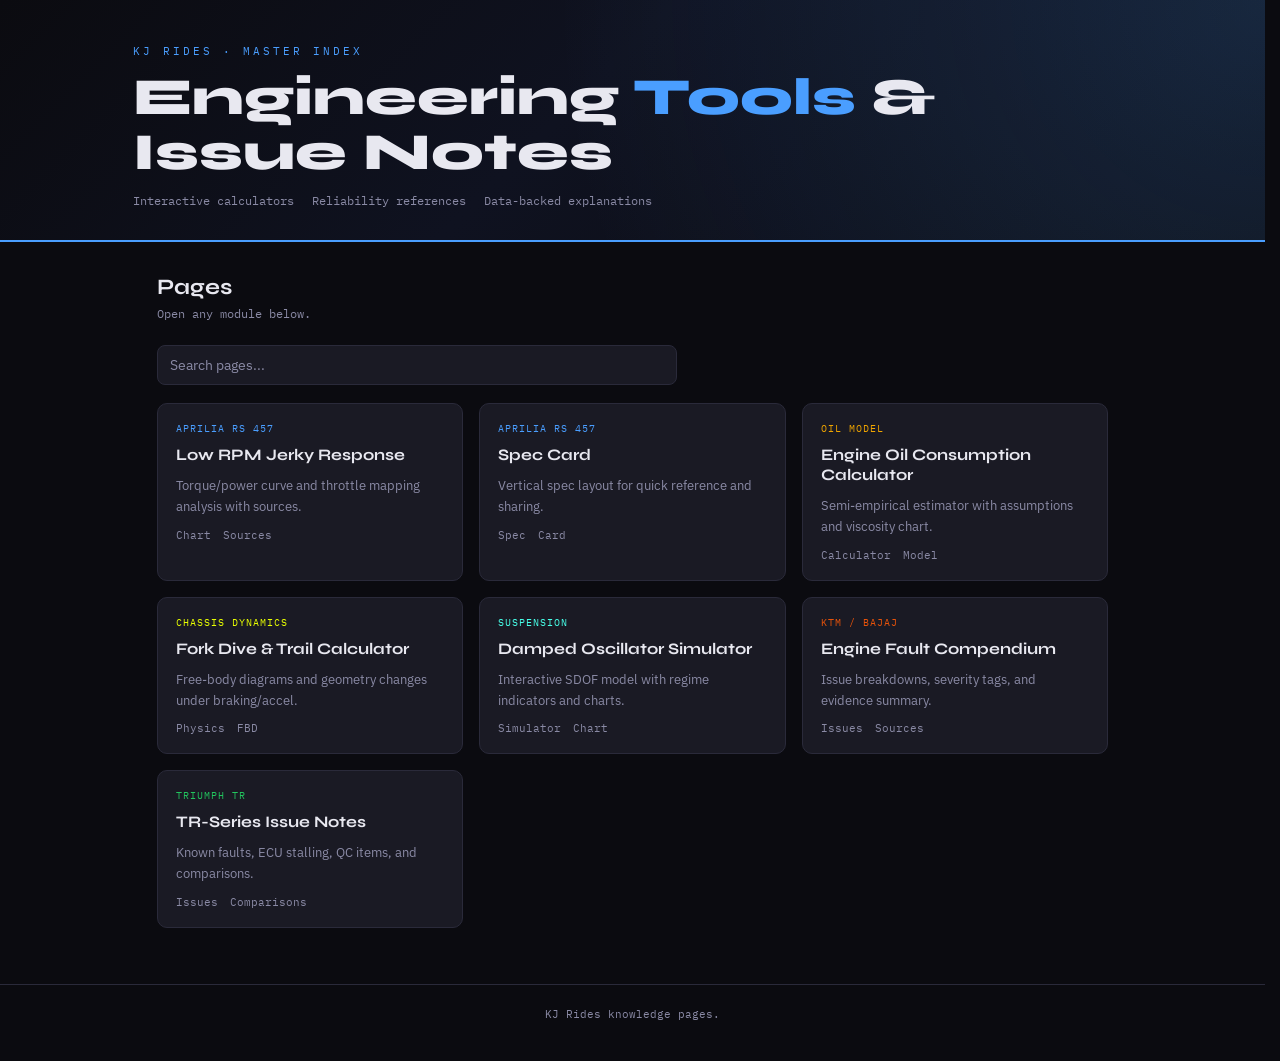
<file: index.html>
<!doctype html>
<html lang="en">
  <head>
    <meta charset="UTF-8" />
    <meta name="viewport" content="width=device-width, initial-scale=1.0" />
    <title>KJ Rides — Knowledge Pages</title>
    <link
      href="https://fonts.googleapis.com/css2?family=Syne:wght@500;700;800&family=IBM+Plex+Mono:wght@400;500&family=IBM+Plex+Sans:wght@300;400;500&display=swap"
      rel="stylesheet"
    />
    <link rel="stylesheet" href="styles.css" />
  </head>
  <body>
    <header>
      <div class="header-inner">
        <div class="kicker">KJ RIDES · MASTER INDEX</div>
        <h1>Engineering <span>Tools</span> & Issue Notes</h1>
        <div class="header-sub">
          <span>Interactive calculators</span>
          <span>Reliability references</span>
          <span>Data-backed explanations</span>
        </div>
      </div>
    </header>

    <main>
      <div class="section-title">Pages</div>
      <div class="section-sub">Open any module below.</div>

      <div class="search-wrap">
        <input
          id="search"
          class="search-input"
          type="search"
          placeholder="Search pages..."
          aria-label="Search pages"
        />
      </div>
      <div id="no-results" class="no-results" aria-live="polite">
        No pages match your search.
      </div>

      <div class="grid">
        <a class="card" href="Aprillia 457/aprilia_rs457_low_rpm_chart.html">
          <div class="card-tag" style="color: var(--accent)">
            Aprilia RS 457
          </div>
          <div class="card-title">Low RPM Jerky Response</div>
          <div class="card-desc">
            Torque/power curve and throttle mapping analysis with sources.
          </div>
          <div class="card-meta"><span>Chart</span><span>Sources</span></div>
        </a>
        <a class="card" href="Aprillia 457/rs457_spec_card_vertical.html">
          <div class="card-tag" style="color: var(--accent)">
            Aprilia RS 457
          </div>
          <div class="card-title">Spec Card</div>
          <div class="card-desc">
            Vertical spec layout for quick reference and sharing.
          </div>
          <div class="card-meta"><span>Spec</span><span>Card</span></div>
        </a>

        <a
          class="card"
          href="Engine Oil consumption calculator/oil_consumption_calculator.html"
        >
          <div class="card-tag" style="color: var(--accent2)">Oil Model</div>
          <div class="card-title">Engine Oil Consumption Calculator</div>
          <div class="card-desc">
            Semi-empirical estimator with assumptions and viscosity chart.
          </div>
          <div class="card-meta"><span>Calculator</span><span>Model</span></div>
        </a>

        <a class="card" href="Fork Trail Calculator/fork_dive_calculator.html">
          <div class="card-tag" style="color: #e8ff00">Chassis Dynamics</div>
          <div class="card-title">Fork Dive & Trail Calculator</div>
          <div class="card-desc">
            Free-body diagrams and geometry changes under braking/accel.
          </div>
          <div class="card-meta"><span>Physics</span><span>FBD</span></div>
        </a>

        <a class="card" href="Suspension Simulator Basic/suspension-tool.html">
          <div class="card-tag" style="color: #47ffe8">Suspension</div>
          <div class="card-title">Damped Oscillator Simulator</div>
          <div class="card-desc">
            Interactive SDOF model with regime indicators and charts.
          </div>
          <div class="card-meta"><span>Simulator</span><span>Chart</span></div>
        </a>

        <a
          class="card"
          href="KTM_Bajaj_Triumph issues/ktm_bajaj_engine_issues.html"
        >
          <div class="card-tag" style="color: var(--accent3)">KTM / Bajaj</div>
          <div class="card-title">Engine Fault Compendium</div>
          <div class="card-desc">
            Issue breakdowns, severity tags, and evidence summary.
          </div>
          <div class="card-meta"><span>Issues</span><span>Sources</span></div>
        </a>

        <a
          class="card"
          href="KTM_Bajaj_Triumph issues/triumph_engine_issues.html"
        >
          <div class="card-tag" style="color: #22c55e">Triumph TR</div>
          <div class="card-title">TR-Series Issue Notes</div>
          <div class="card-desc">
            Known faults, ECU stalling, QC items, and comparisons.
          </div>
          <div class="card-meta">
            <span>Issues</span><span>Comparisons</span>
          </div>
        </a>
      </div>
    </main>

    <!-- Can remove but looks cool so I might leave it here -->
    <div class="footer">KJ Rides knowledge pages.</div>
    <script>
      document.addEventListener("DOMContentLoaded", function () {
        const cards = Array.from(document.querySelectorAll(".grid .card"));
        const search = document.getElementById("search");
        const noResults = document.getElementById("no-results");
        function norm(s) {
          return (s || "").toLowerCase();
        }
        function filter() {
          const q = search ? norm(search.value) : "";
          let any = false;
          cards.forEach((card) => {
            const text = norm(card.textContent);
            const match = q === "" || text.indexOf(q) !== -1;
            card.style.display = match ? "" : "none";
            if (match) any = true;
          });
          if (noResults) noResults.style.display = any ? "none" : "";
        }
        if (search) {
          search.addEventListener("input", filter);
          search.addEventListener("keydown", (e) => {
            if (e.key === "Escape") {
              search.value = "";
              filter();
            }
          });
        }
        cards.forEach((card) => {
          if (!card.hasAttribute("aria-label")) {
            const titleEl = card.querySelector(".card-title");
            const descEl = card.querySelector(".card-desc");
            const title = titleEl ? titleEl.textContent.trim() : "";
            const desc = descEl ? descEl.textContent.trim() : "";
            if (title || desc)
              card.setAttribute("aria-label", (title + " — " + desc).trim());
          }
        });
        const external = Array.from(
          document.querySelectorAll('a[href^="http"]'),
        );
        external.forEach((a) => {
          if (!a.target) a.target = "_blank";
          a.rel = "noopener noreferrer";
        });
      });
    </script>
  </body>
</html>
</file>
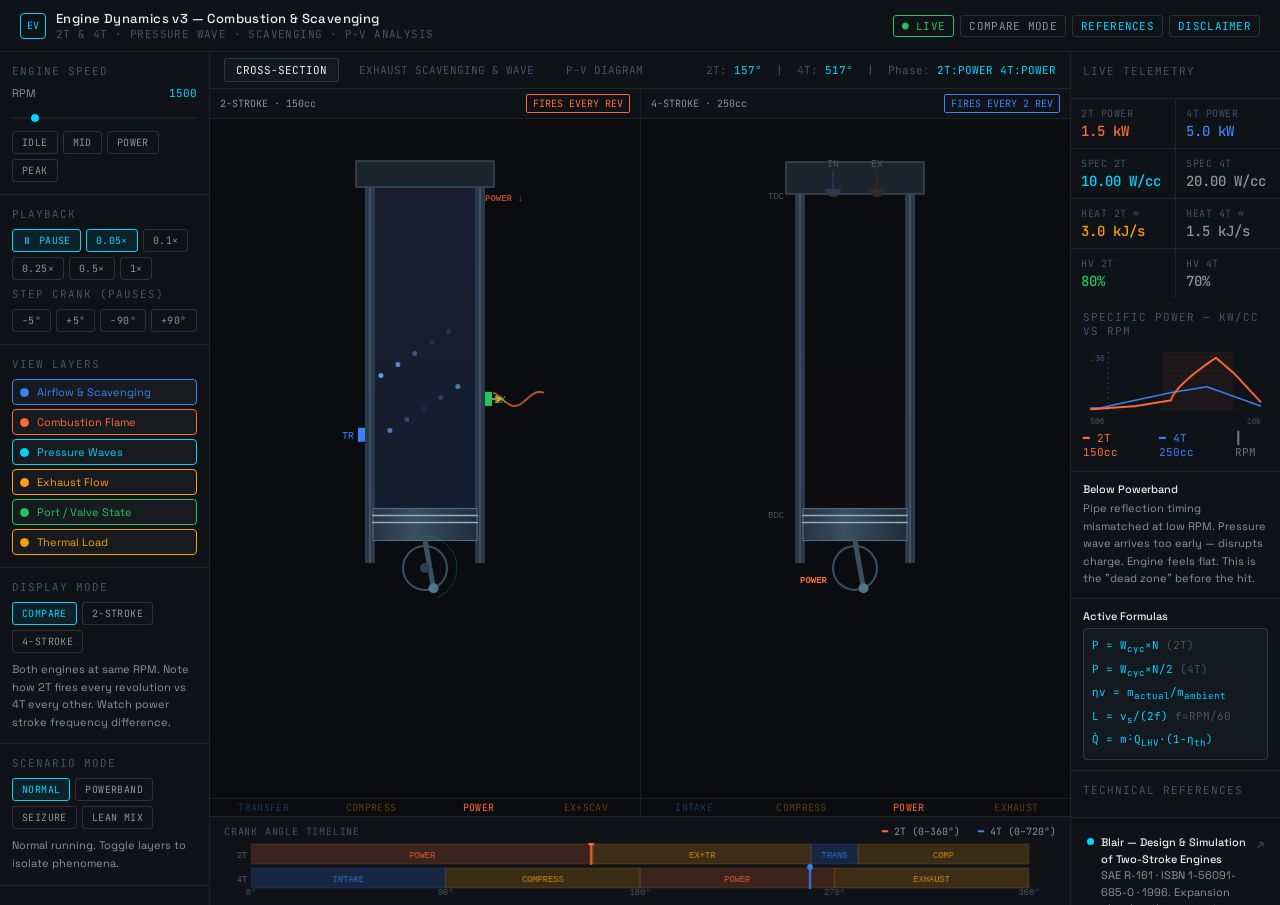
<file: 2T_v_4T/2Stroke_v_4Stroke.html>
<!DOCTYPE html>
<html lang="en">
<head>
<meta charset="UTF-8">
<meta name="viewport" content="width=device-width, initial-scale=1.0">
<title>Engine Dynamics v3 — Combustion & Scavenging Visualization</title>
<link href="https://fonts.googleapis.com/css2?family=JetBrains+Mono:wght@300;400;500;600&family=Space+Grotesk:wght@300;400;500;600&display=swap" rel="stylesheet">
<style>
:root{
  --bg:#0a0c0f;--bg2:#0f1318;--bg3:#141920;--bg4:#1a2028;
  --border:rgba(255,255,255,0.07);--border2:rgba(255,255,255,0.13);
  --text:#e8eaed;--text2:#8b9299;--text3:#4a5260;
  --accent:#00d4ff;--hot:#ff6b35;--hot2:#ff9d1a;
  --cool:#3b82f6;--green:#22c55e;--amber:#f59e0b;--red:#ef4444;
  --mono:'JetBrains Mono',monospace;--sans:'Space Grotesk',sans-serif;
}
*{box-sizing:border-box;margin:0;padding:0;}
body{background:var(--bg);color:var(--text);font-family:var(--sans);font-size:13px;min-height:100vh;overflow-x:hidden;}

/* HEADER */
.hdr{border-bottom:1px solid var(--border);padding:10px 20px;display:flex;align-items:center;justify-content:space-between;background:var(--bg2);flex-shrink:0;}
.hdr-logo{display:flex;align-items:center;gap:10px;}
.logo-mark{width:26px;height:26px;border:1.5px solid var(--accent);border-radius:4px;display:flex;align-items:center;justify-content:center;font-family:var(--mono);font-size:10px;color:var(--accent);}
.hdr-title{font-size:13px;font-weight:500;letter-spacing:.4px;}
.hdr-sub{font-size:11px;color:var(--text3);font-family:var(--mono);letter-spacing:.4px;}
.hdr-badges{display:flex;gap:6px;flex-wrap:wrap;}
.badge{padding:3px 8px;border-radius:3px;font-family:var(--mono);font-size:11px;letter-spacing:.3px;border:1px solid;cursor:default;}
.badge-live{border-color:var(--green);color:var(--green);}
.badge-info{border-color:var(--border2);color:var(--text2);}
.badge-link{border-color:var(--border2);color:var(--accent);cursor:pointer;}
.badge-link:hover{border-color:var(--accent);background:rgba(0,212,255,.06);}

/* LAYOUT */
.layout{display:grid;grid-template-columns:210px 1fr 210px;height:calc(100vh - 47px);overflow:hidden;}

/* PANELS */
.panel{background:var(--bg2);display:flex;flex-direction:column;overflow-y:auto;}
.panel-left{border-right:1px solid var(--border);}
.panel-right{border-left:1px solid var(--border);}
.psec{border-bottom:1px solid var(--border);padding:12px;}
.plabel{font-family:var(--mono);font-size:11px;letter-spacing:1px;color:var(--text3);text-transform:uppercase;margin-bottom:8px;}

/* INPUTS */
input[type=range]{width:100%;-webkit-appearance:none;height:2px;background:var(--bg4);border-radius:1px;outline:none;margin:5px 0;}
input[type=range]::-webkit-slider-thumb{-webkit-appearance:none;width:10px;height:10px;border-radius:50%;background:var(--accent);cursor:pointer;border:1.5px solid var(--bg);}
.ctrl-row{display:flex;align-items:center;justify-content:space-between;margin-bottom:6px;}
.ctrl-name{font-size:11px;color:var(--text2);}
.ctrl-val{font-family:var(--mono);font-size:11px;color:var(--accent);}

/* BUTTONS */
.btn-grp{display:flex;gap:5px;flex-wrap:wrap;}
.btn{padding:4px 9px;border-radius:3px;font-family:var(--mono);font-size:10px;letter-spacing:.4px;border:1px solid var(--border2);background:transparent;color:var(--text2);cursor:pointer;transition:all .15s;}
.btn:hover{border-color:var(--accent);color:var(--accent);}
.btn.on{border-color:var(--accent);color:var(--accent);background:rgba(0,212,255,.07);}
.btn.hot-on{border-color:var(--hot);color:var(--hot);background:rgba(255,107,53,.07);}
.btn.red-on{border-color:var(--red);color:var(--red);background:rgba(239,68,68,.07);}

/* LAYER TOGGLES */
.tog-list{display:flex;flex-direction:column;gap:4px;}
.tog{display:flex;align-items:center;gap:8px;cursor:pointer;padding:5px 7px;border-radius:4px;border:1px solid transparent;transition:all .12s;user-select:none;}
.tog:hover{background:var(--bg4);}
.tog.on{border-color:currentColor;background:rgba(255,255,255,0.03);}
.tog-pip{width:9px;height:9px;border-radius:50%;border:1.5px solid currentColor;flex-shrink:0;transition:all .15s;}
.tog.on .tog-pip{background:currentColor;}
.tog-name{font-size:11px;color:var(--text3);transition:color .12s;}
.tog.on .tog-name{color:inherit;}

/* MAIN CANVAS AREA */
.main{display:flex;flex-direction:column;overflow:hidden;}
.tab-bar{border-bottom:1px solid var(--border);padding:6px 14px;display:flex;align-items:center;gap:8px;background:var(--bg2);flex-shrink:0;}
.tab{padding:4px 11px;border-radius:3px;font-size:11px;font-family:var(--mono);cursor:pointer;border:1px solid transparent;color:var(--text3);transition:all .15s;white-space:nowrap;}
.tab.on{border-color:var(--border2);color:var(--text);background:var(--bg3);}
.crank-hud{font-family:var(--mono);font-size:11px;color:var(--text3);margin-left:auto;white-space:nowrap;}
.crank-hud span{color:var(--accent);}

/* TAB VIEWS */
.tab-views{flex:1;position:relative;overflow:hidden;}
.tab-view{position:absolute;inset:0;display:none;flex-direction:column;}
.tab-view.on{display:flex;}

/* ENGINES WRAP */
.engines-wrap{flex:1;display:flex;overflow:hidden;}
.eng-half{flex:1;display:flex;flex-direction:column;border-right:1px solid var(--border);overflow:hidden;}
.eng-half:last-child{border-right:none;}
.eng-topbar{padding:5px 10px;display:flex;align-items:center;justify-content:space-between;border-bottom:1px solid var(--border);background:var(--bg2);flex-shrink:0;}
.eng-badge{font-family:var(--mono);font-size:10px;padding:2px 6px;border-radius:2px;border:1px solid;}
.eng-canvas-wrap{flex:1;display:flex;align-items:center;justify-content:center;position:relative;overflow:hidden;}
.phase-strip{height:18px;display:flex;flex-shrink:0;border-top:1px solid var(--border);}
.phase-seg{flex:1;display:flex;align-items:center;justify-content:center;font-family:var(--mono);font-size:10px;letter-spacing:.3px;text-transform:uppercase;opacity:.35;transition:opacity .15s;}
.phase-seg.on{opacity:1;}

/* EXPANSION CHAMBER TAB */
.exp-wrap{flex:1;display:flex;flex-direction:column;overflow:hidden;}
.exp-top{padding:8px 14px;border-bottom:1px solid var(--border);font-family:var(--mono);font-size:11px;color:var(--text3);line-height:1.6;}
.exp-canvas-wrap{flex:1;display:flex;align-items:center;justify-content:center;}

/* PV DIAGRAM TAB */
.pv-wrap{flex:1;display:flex;gap:0;overflow:hidden;}
.pv-half{flex:1;display:flex;flex-direction:column;border-right:1px solid var(--border);overflow:hidden;}
.pv-half:last-child{border-right:none;}
.pv-label{padding:6px 12px;font-family:var(--mono);font-size:11px;color:var(--text2);border-bottom:1px solid var(--border);flex-shrink:0;}
.pv-canvas-wrap{flex:1;display:flex;align-items:center;justify-content:center;}

/* TIMELINE STRIP */
.timeline-strip{border-top:1px solid var(--border);background:var(--bg2);padding:8px 14px;flex-shrink:0;}
.tl-header{display:flex;align-items:center;justify-content:space-between;margin-bottom:5px;}
.tl-label{font-family:var(--mono);font-size:10px;letter-spacing:.8px;color:var(--text3);text-transform:uppercase;}

/* TELEMETRY */
.telem-grid{display:grid;grid-template-columns:1fr 1fr;gap:1px;background:var(--border);}
.telem-cell{background:var(--bg2);padding:8px 10px;}
.telem-key{font-family:var(--mono);font-size:10px;color:var(--text3);letter-spacing:.5px;text-transform:uppercase;margin-bottom:2px;}
.telem-val{font-family:var(--mono);font-size:14px;font-weight:500;}
.tv-hot{color:var(--hot);}
.tv-cool{color:var(--cool);}
.tv-acc{color:var(--accent);}
.tv-grn{color:var(--green);}
.tv-amb{color:var(--amber);}
.tv-dim{color:var(--text2);}

/* INFO BLOCKS */
.info-block{padding:10px 12px;border-bottom:1px solid var(--border);}
.info-title{font-size:11px;font-weight:500;margin-bottom:4px;}
.info-body{font-size:11px;color:var(--text2);line-height:1.6;}
.formula-box{font-family:var(--mono);font-size:11px;color:var(--accent);background:var(--bg3);border:1px solid var(--border2);border-radius:4px;padding:6px 8px;margin-top:5px;line-height:1.9;}
.formula-box .f-dim{color:var(--text3);}

/* LINKS SECTION */
.links-section{padding:10px 12px;}
.link-item{display:flex;align-items:flex-start;gap:7px;padding:6px 0;border-bottom:1px solid var(--border);text-decoration:none;transition:all .15s;border-radius:3px;padding:6px 4px;}
.link-item:last-child{border-bottom:none;}
.link-dot{width:7px;height:7px;border-radius:50%;flex-shrink:0;margin-top:4px;}
.link-text{font-size:11px;color:var(--text2);line-height:1.5;}
.link-text strong{color:var(--text);font-weight:500;display:block;font-size:11px;}
.link-item:hover{background:var(--bg3);padding-left:8px;}
.link-item:hover .link-text{color:var(--accent);}
.link-item:hover .link-text strong{color:var(--accent);}
.link-arrow{margin-left:auto;font-size:12px;color:var(--text3);flex-shrink:0;margin-top:2px;transition:all .15s;}
.link-item:hover .link-arrow{color:var(--accent);}

/* OVERLAY MODALS */
.overlay{display:none;position:fixed;inset:0;background:rgba(10,12,15,.95);z-index:200;overflow-y:auto;padding:30px 20px;}
.overlay.on{display:block;}
.overlay-inner{max-width:680px;margin:0 auto;}
.overlay-inner h2{font-family:var(--mono);font-size:13px;color:var(--accent);letter-spacing:1px;text-transform:uppercase;margin-bottom:16px;padding-bottom:8px;border-bottom:1px solid var(--border2);}
.overlay-inner h3{font-family:var(--mono);font-size:11px;color:var(--text2);letter-spacing:.5px;text-transform:uppercase;margin:14px 0 5px;}
.overlay-inner p,.overlay-inner li{font-size:12px;color:var(--text2);line-height:1.7;}
.overlay-inner ul{padding-left:14px;margin-bottom:6px;}
.overlay-inner li{margin-bottom:3px;}
.overlay-inner a{color:var(--accent);text-decoration:none;}
.overlay-inner a:hover{text-decoration:underline;}
.close-btn{position:fixed;top:16px;right:16px;padding:5px 14px;border:1px solid var(--border2);background:var(--bg3);color:var(--text);cursor:pointer;border-radius:3px;font-family:var(--mono);font-size:10px;}
.close-btn:hover{border-color:var(--accent);color:var(--accent);}

/* SCROLLBAR */
::-webkit-scrollbar{width:3px;}
::-webkit-scrollbar-thumb{background:var(--border2);border-radius:2px;}
</style>
</head>
<body>

<!-- HEADER -->
<header class="hdr">
  <div class="hdr-logo">
    <div class="logo-mark">EV</div>
    <div>
      <div class="hdr-title">Engine Dynamics v3 — Combustion &amp; Scavenging</div>
      <div class="hdr-sub">2T &amp; 4T · PRESSURE WAVE · SCAVENGING · P-V ANALYSIS</div>
    </div>
  </div>
  <div class="hdr-badges">
    <span class="badge badge-live" id="liveBadge">● LIVE</span>
    <span class="badge badge-info" id="modeBadge">COMPARE MODE</span>
    <span class="badge badge-link" onclick="openOverlay('refOverlay')">REFERENCES</span>
    <span class="badge badge-link" onclick="openOverlay('disclaimerOverlay')">DISCLAIMER</span>
  </div>
</header>

<!-- MAIN LAYOUT -->
<div class="layout">

<!-- ════ LEFT PANEL ════ -->
<div class="panel panel-left">

  <div class="psec">
    <div class="plabel">Engine Speed</div>
    <div class="ctrl-row">
      <span class="ctrl-name">RPM</span>
      <span class="ctrl-val" id="rpmDisplay">1500</span>
    </div>
    <input type="range" id="rpmSlider" min="500" max="10000" step="50" value="1500" oninput="setRPM(+this.value)">
    <div class="btn-grp" style="margin-top:7px">
      <button class="btn" onclick="setRPM(800)">IDLE</button>
      <button class="btn" onclick="setRPM(3000)">MID</button>
      <button class="btn" onclick="setRPM(6500)">POWER</button>
      <button class="btn" onclick="setRPM(9000)">PEAK</button>
    </div>
  </div>

  <div class="psec">
    <div class="plabel">Playback</div>
    <div class="btn-grp" style="margin-bottom:7px">
      <button class="btn on" id="btnPlay" onclick="togglePlay()">⏸ PAUSE</button>
      <button class="btn on" onclick="setSpeed(0.05)" id="sp005">0.05×</button>
      <button class="btn" onclick="setSpeed(0.1)" id="sp01">0.1×</button>
      <button class="btn" onclick="setSpeed(0.25)" id="sp025">0.25×</button>
      <button class="btn" onclick="setSpeed(0.5)" id="sp05">0.5×</button>
      <button class="btn" onclick="setSpeed(1)" id="sp1">1×</button>
    </div>
    <div class="plabel" style="margin-top:4px">Step Crank (pauses)</div>
    <div class="btn-grp">
      <button class="btn" onclick="step(-5)">−5°</button>
      <button class="btn" onclick="step(5)">+5°</button>
      <button class="btn" onclick="step(-90)">−90°</button>
      <button class="btn" onclick="step(90)">+90°</button>
    </div>
  </div>

  <div class="psec">
    <div class="plabel">View Layers</div>
    <div class="tog-list">
      <div class="tog on" style="color:var(--cool)" onclick="togLayer(this,'airflow')" data-layer="airflow">
        <div class="tog-pip"></div><span class="tog-name">Airflow &amp; Scavenging</span>
      </div>
      <div class="tog on" style="color:var(--hot)" onclick="togLayer(this,'flame')" data-layer="flame">
        <div class="tog-pip"></div><span class="tog-name">Combustion Flame</span>
      </div>
      <div class="tog on" style="color:var(--accent)" onclick="togLayer(this,'pressure')" data-layer="pressure">
        <div class="tog-pip"></div><span class="tog-name">Pressure Waves</span>
      </div>
      <div class="tog on" style="color:var(--hot2)" onclick="togLayer(this,'exhaust')" data-layer="exhaust">
        <div class="tog-pip"></div><span class="tog-name">Exhaust Flow</span>
      </div>
      <div class="tog on" style="color:var(--green)" onclick="togLayer(this,'ports')" data-layer="ports">
        <div class="tog-pip"></div><span class="tog-name">Port / Valve State</span>
      </div>
      <div class="tog on" style="color:var(--amber)" onclick="togLayer(this,'thermal')" data-layer="thermal">
        <div class="tog-pip"></div><span class="tog-name">Thermal Load</span>
      </div>
    </div>
  </div>

  <div class="psec">
    <div class="plabel">Display Mode</div>
    <div class="btn-grp">
      <button class="btn on" id="btnCompare" onclick="setMode('compare')">COMPARE</button>
      <button class="btn" id="btn2T" onclick="setMode('2T')">2-STROKE</button>
      <button class="btn" id="btn4T" onclick="setMode('4T')">4-STROKE</button>
    </div>
    <div style="margin-top:8px;font-size:11px;color:var(--text2);line-height:1.6;" id="modeDesc">
      Both engines at same RPM. Note how 2T fires every revolution vs 4T every other. Watch power stroke frequency difference.
    </div>
  </div>

  <div class="psec">
    <div class="plabel">Scenario Mode</div>
    <div class="btn-grp">
      <button class="btn on" id="scNormal" onclick="setScenario('normal',this)">NORMAL</button>
      <button class="btn" id="scPower" onclick="setScenario('powerband',this)">POWERBAND</button>
      <button class="btn" id="scSz" onclick="setScenario('seizure',this)">SEIZURE</button>
      <button class="btn" id="scLean" onclick="setScenario('lean',this)">LEAN MIX</button>
    </div>
    <div style="margin-top:8px;font-size:11px;color:var(--text2);line-height:1.6;" id="scenarioDesc">
      Normal running. Toggle layers to isolate phenomena.
    </div>
  </div>

</div><!-- end left panel -->

<!-- ════ MAIN ════ -->
<div class="main">
  <div class="tab-bar">
    <div class="tab on" id="tabCross" onclick="switchTab('cross')">CROSS-SECTION</div>
    <div class="tab" id="tabExp" onclick="switchTab('exp')">EXHAUST SCAVENGING &amp; WAVE</div>
    <div class="tab" id="tabPV" onclick="switchTab('pv')">P-V DIAGRAM</div>
    <div class="crank-hud">
      2T: <span id="ca2Tdisp">0°</span> &nbsp;|&nbsp;
      4T: <span id="ca4Tdisp">0°</span> &nbsp;|&nbsp;
      Phase: <span id="phaseDisp">—</span>
    </div>
  </div>

  <div class="tab-views">

    <!-- TAB 1: CROSS SECTION -->
    <div class="tab-view on" id="viewCross">
      <div class="engines-wrap" id="enginesWrap">

        <!-- 2-STROKE -->
        <div class="eng-half" id="half2T">
          <div class="eng-topbar">
            <span style="font-family:var(--mono);font-size:10px;color:var(--text2)">2-STROKE · 150cc</span>
            <span class="eng-badge" style="border-color:var(--hot);color:var(--hot)">FIRES EVERY REV</span>
          </div>
          <div class="eng-canvas-wrap">
            <canvas id="c2T"></canvas>
          </div>
          <div class="phase-strip" id="strip2T">
            <div class="phase-seg" style="color:var(--cool)" data-ph="0">TRANSFER</div>
            <div class="phase-seg" style="color:var(--amber)" data-ph="1">COMPRESS</div>
            <div class="phase-seg on" style="color:var(--hot)" data-ph="2">POWER</div>
            <div class="phase-seg" style="color:var(--hot2)" data-ph="3">EX+SCAV</div>
          </div>
        </div>

        <!-- 4-STROKE -->
        <div class="eng-half" id="half4T">
          <div class="eng-topbar">
            <span style="font-family:var(--mono);font-size:10px;color:var(--text2)">4-STROKE · 250cc</span>
            <span class="eng-badge" style="border-color:var(--cool);color:var(--cool)">FIRES EVERY 2 REV</span>
          </div>
          <div class="eng-canvas-wrap">
            <canvas id="c4T"></canvas>
          </div>
          <div class="phase-strip" id="strip4T">
            <div class="phase-seg on" style="color:var(--cool)" data-ph="0">INTAKE</div>
            <div class="phase-seg" style="color:var(--amber)" data-ph="1">COMPRESS</div>
            <div class="phase-seg" style="color:var(--hot)" data-ph="2">POWER</div>
            <div class="phase-seg" style="color:var(--hot2)" data-ph="3">EXHAUST</div>
          </div>
        </div>

      </div>
    </div><!-- end cross section tab -->

    <!-- TAB 2: EXPANSION CHAMBER -->
    <div class="tab-view" id="viewExp">
      <div class="exp-top">
        Exhaust Scavenging &amp; Tuned Expansion Chamber — Pressure Wave Propagation, Reflection &amp; Powerband Mismatch &nbsp;·&nbsp; <span style="color:var(--text2)">Scavenging occurs in both 2T (mandatory, every cycle) and 4T (cam overlap, tunable)</span>
      </div>
      <div class="exp-canvas-wrap">
        <canvas id="cExp"></canvas>
      </div>
      <div style="padding:8px 14px;border-top:1px solid var(--border);background:var(--bg2);font-size:11px;color:var(--text2);font-family:var(--mono);line-height:1.7;">
        L = v<sub>sound</sub> / (2×f) &nbsp;·&nbsp; f = RPM/60 &nbsp;·&nbsp;
        Wave peaks in powerband; weakens above tuned RPM (port closes before wave returns) &nbsp;·&nbsp;
        <span style="color:var(--hot)">━</span> Forward exhaust wave &nbsp;
        <span style="color:var(--accent)">╌</span> Reflected compression wave (cyan = in-tune · <span style="color:rgba(255,200,0,0.9)">gold</span> = over-rev mismatch) &nbsp;·&nbsp;
        <span style="color:rgba(255,255,255,0.5)">4T engines also use exhaust scavenging via valve overlap (cam timing), though less dramatically than 2T</span>
      </div>
    </div>

    <!-- TAB 3: P-V DIAGRAM -->
    <div class="tab-view" id="viewPV">
      <div class="pv-wrap">
        <div class="pv-half">
          <div class="pv-label">2-STROKE P-V DIAGRAM — Ideal (dashed) vs Realistic (solid)</div>
          <div class="pv-canvas-wrap"><canvas id="cPV2"></canvas></div>
        </div>
        <div class="pv-half">
          <div class="pv-label">4-STROKE P-V DIAGRAM — Ideal (dashed) vs Realistic (solid)</div>
          <div class="pv-canvas-wrap"><canvas id="cPV4"></canvas></div>
        </div>
      </div>
    </div>

  </div><!-- end tab-views -->

  <!-- TIMELINE -->
  <div class="timeline-strip">
    <div class="tl-header">
      <span class="tl-label">Crank Angle Timeline</span>
      <span style="font-family:var(--mono);font-size:10px;color:var(--text2)">
        <span style="color:var(--hot)">━</span> 2T (0–360°) &nbsp;
        <span style="color:var(--cool)">━</span> 4T (0–720°)
      </span>
    </div>
    <canvas id="cTL" style="width:100%;height:54px;display:block;"></canvas>
  </div>

</div><!-- end main -->

<!-- ════ RIGHT PANEL ════ -->
<div class="panel panel-right">

  <div class="psec"><div class="plabel">Live Telemetry</div></div>

  <div class="telem-grid">
    <div class="telem-cell"><div class="telem-key">2T Power</div><div class="telem-val tv-hot" id="tv2tP">—</div></div>
    <div class="telem-cell"><div class="telem-key">4T Power</div><div class="telem-val tv-cool" id="tv4tP">—</div></div>
    <div class="telem-cell"><div class="telem-key">Spec 2T</div><div class="telem-val tv-acc" id="tv2tSp">—</div></div>
    <div class="telem-cell"><div class="telem-key">Spec 4T</div><div class="telem-val tv-dim" id="tv4tSp">—</div></div>
    <div class="telem-cell"><div class="telem-key">Heat 2T ≈</div><div class="telem-val tv-amb" id="tv2tQ">—</div></div>
    <div class="telem-cell"><div class="telem-key">Heat 4T ≈</div><div class="telem-val tv-dim" id="tv4tQ">—</div></div>
    <div class="telem-cell"><div class="telem-key">ηv 2T</div><div class="telem-val tv-grn" id="tv2tEv">—</div></div>
    <div class="telem-cell"><div class="telem-key">ηv 4T</div><div class="telem-val tv-dim" id="tv4tEv">—</div></div>
  </div>

  <!-- Power density curve -->
  <div class="psec">
    <div class="plabel">Specific Power — kW/cc vs RPM</div>
    <canvas id="cPC" style="width:100%;height:80px;display:block;"></canvas>
    <div style="display:flex;gap:10px;margin-top:5px;">
      <span style="font-size:11px;color:var(--hot);font-family:var(--mono)">━ 2T 150cc</span>
      <span style="font-size:11px;color:var(--cool);font-family:var(--mono)">━ 4T 250cc</span>
      <span style="font-size:11px;color:rgba(255,255,255,.4);font-family:var(--mono)">┃ RPM</span>
    </div>
  </div>

  <!-- Context info -->
  <div class="info-block">
    <div class="info-title" id="infoTitle">Below Powerband</div>
    <div class="info-body" id="infoBody">Pipe reflection timing mismatched at low RPM. Pressure wave arrives early, disrupting charge. Engine feels flat — this is the "dead zone" below the hit.</div>
  </div>

  <!-- Formulas -->
  <div class="info-block">
    <div class="info-title">Active Formulas</div>
    <div class="formula-box">
      P = W<sub>cyc</sub>×N <span class="f-dim">(2T)</span><br>
      P = W<sub>cyc</sub>×N/2 <span class="f-dim">(4T)</span><br>
      ηv = m<sub>actual</sub>/m<sub>ambient</sub><br>
      L = v<sub>s</sub>/(2f) <span class="f-dim">f=RPM/60</span><br>
      Q̇ = ṁ·Q<sub>LHV</sub>·(1−η<sub>th</sub>)
    </div>
  </div>

  <!-- Reference Links -->
  <div class="psec"><div class="plabel">Technical References</div></div>
  <div class="links-section">
    <a class="link-item" href="https://www.amazon.com/Design-Simulation-Two-Stroke-Engines-Gordon/dp/1560916850" target="_blank">
      <div class="link-dot" style="background:var(--accent)"></div>
      <div class="link-text"><strong>Blair — Design &amp; Simulation of Two-Stroke Engines</strong>SAE R-161 · ISBN 1-56091-685-0 · 1996. Expansion chamber theory, port timing, pressure waves.</div>
      <span class="link-arrow">↗</span>
    </a>
    <a class="link-item" href="https://www.amazon.com/Basic-Design-Two-Stroke-Engines/dp/1560910089" target="_blank">
      <div class="link-dot" style="background:var(--hot)"></div>
      <div class="link-text"><strong>Blair — The Basic Design of Two-Stroke Engines</strong>SAE R-104 · ISBN 1-56091-008-9 · 1990. Gas dynamics, scavenging, powerband fundamentals.</div>
      <span class="link-arrow">↗</span>
    </a>
    <a class="link-item" href="https://www.amazon.com/Internal-Combustion-Engine-Fundamentals-Heywood/dp/007028637X" target="_blank">
      <div class="link-dot" style="background:var(--cool)"></div>
      <div class="link-text"><strong>Heywood — IC Engine Fundamentals</strong>McGraw-Hill · ISBN 0-07-028637-X · 1988. Combustion thermodynamics, volumetric efficiency, heat transfer.</div>
      <span class="link-arrow">↗</span>
    </a>
    <a class="link-item" href="https://saemobilus.sae.org/papers/acceleration-test-method-a-high-performance-two-stroke-racing-engine-942478" target="_blank">
      <div class="link-dot" style="background:var(--amber)"></div>
      <div class="link-text"><strong>SAE 942478 — Kee &amp; Blair (1994)</strong>Inertial dyno method for 2-stroke kart engines. Paywall — abstract free.</div>
      <span class="link-arrow">↗</span>
    </a>
    <a class="link-item" href="https://www.sciencedirect.com/science/article/pii/0360128590900455" target="_blank">
      <div class="link-dot" style="background:var(--text3)"></div>
      <div class="link-text"><strong>Annand et al. — Scavenging the Two-Stroke Engine</strong>Prog. in Energy &amp; Combustion Science, 16(3):177–202, 1990. Paywall.</div>
      <span class="link-arrow">↗</span>
    </a>
    <a class="link-item" href="https://global.yamaha-motor.com/design_technology/technical_review/" target="_blank">
      <div class="link-dot" style="background:var(--green)"></div>
      <div class="link-text"><strong>Yamaha Motor Technical Review</strong>Annual R&amp;D journal. Free PDFs. Engine, chassis, emissions research.</div>
      <span class="link-arrow">↗</span>
    </a>
  </div>

</div><!-- end right panel -->

</div><!-- end layout -->

<!-- ══════════ REFERENCES OVERLAY ══════════ -->
<div class="overlay" id="refOverlay">
  <div class="overlay-inner">
    <h2>Technical References &amp; Further Reading</h2>
    <h3>Exhaust Scavenging — 2-Stroke vs 4-Stroke</h3>
    <p>Exhaust scavenging is the process of using pressure wave dynamics to remove residual exhaust gases and draw in fresh charge. It is <strong>mandatory every cycle in 2-stroke engines</strong> (achieved via transfer port overlap with the open exhaust port and a tuned expansion chamber). In <strong>4-stroke engines</strong>, scavenging occurs via intake/exhaust valve overlap — the period near TDC on the exhaust stroke where both valves are open. High-performance 4T engines (race bikes, sports cars) tune cam profiles specifically to exploit exhaust scavenging at peak RPM. The expansion chamber tab visualises the 2T case; the same wave-return principle applies to 4T headers and equal-length exhaust manifolds.</p>
    <h3>Primary Textbooks</h3>
    <ul>
      <li><strong>Blair, G.P.</strong> (1996). <em>Design and Simulation of Two-Stroke Engines.</em> SAE International. SAE Order No. R-161, ISBN 1-56091-685-0. — The definitive engineering reference for expansion chamber theory, tuned pipe length derivation (L = v/2f), scavenging efficiency, and port timing. <a href="https://www.amazon.com/Design-Simulation-Two-Stroke-Engines-Gordon/dp/1560916850" target="_blank">Amazon →</a> · <a href="https://saemobilus.sae.org/books/design-simulation-two-stroke-engines-r-161" target="_blank">SAE Mobilus (paywall) →</a></li>
      <li><strong>Blair, G.P.</strong> (1990). <em>The Basic Design of Two-Stroke Engines.</em> SAE International. SAE Order No. R-104, ISBN 1-56091-008-9. — Foundational treatment: gas dynamics, scavenging, powerband mechanics. Predecessor to the 1996 book. <a href="https://www.amazon.com/Basic-Design-Two-Stroke-Engines/dp/1560910089" target="_blank">Amazon →</a> · <a href="https://saemobilus.sae.org/books/basic-design-two-stroke-engines-r-104" target="_blank">SAE Mobilus (paywall) →</a></li>
      <li><strong>Heywood, J.B.</strong> (1988). <em>Internal Combustion Engine Fundamentals.</em> McGraw-Hill. ISBN 0-07-028637-X. — Combustion thermodynamics, volumetric efficiency theory, heat transfer models, friction analysis. The standard 4T reference. <a href="https://www.amazon.com/Internal-Combustion-Engine-Fundamentals-Heywood/dp/007028637X" target="_blank">Amazon →</a></li>
      <li><strong>Taylor, C.F.</strong> (1985). <em>The Internal-Combustion Engine in Theory and Practice.</em> 2 vols. MIT Press. — Classic derivation of P-V cycle work and thermal efficiency bounds.</li>
      <li><strong>Stone, R.</strong> (2012). <em>Introduction to Internal Combustion Engines.</em> 4th ed. Palgrave Macmillan. — Modern treatment including emissions, fuel injection, and ECU calibration.</li>
      <li><strong>Jennings, G.</strong> (1973). <em>Two-Stroke Tuner's Handbook.</em> HP Books. — Practitioner-level guide to expansion chamber design, porting, and powerband tuning. Print only; no official website.</li>
    </ul>
    <h3>SAE Technical Paper</h3>
    <p style="font-size:11px;color:var(--text3);margin-bottom:6px;">SAE Mobilus papers are behind a paywall. The links below open the abstract page; full text requires institutional or individual subscription.</p>
    <ul>
      <li>SAE 942478 — <em>Acceleration Test Method for a High Performance Two-Stroke Racing Engine.</em> Kee, R.J. &amp; Blair, G.P. (1994). Inertial dynamometer method for 2-stroke kart engines; validates simulation against measured exhaust pressure traces. <a href="https://saemobilus.sae.org/papers/acceleration-test-method-a-high-performance-two-stroke-racing-engine-942478" target="_blank">SAE Mobilus (abstract) →</a></li>
    </ul>
    <h3>Journal Paper</h3>
    <ul>
      <li>Annand, W.J.D., Roe, G.E. et al. — "Scavenging the Two-Stroke Engine." <em>Progress in Energy and Combustion Science</em>, 16(3):177–202, 1990. Scavenging flow models and short-circuit loss characterisation. <a href="https://www.sciencedirect.com/science/article/pii/0360128590900455" target="_blank">ScienceDirect (paywall) →</a></li>
    </ul>
    <h3>Manufacturer Technical Publications</h3>
    <ul>
      <li>Yamaha Motor Co. <em>Technical Review</em> — Annual R&amp;D journal published since the 1980s, with free PDFs covering engine, chassis, emissions, and materials research. Includes papers on small-displacement 2T and 4T development. <a href="https://global.yamaha-motor.com/design_technology/technical_review/" target="_blank">Yamaha Technical Review (free PDFs) →</a></li>
      <li>Honda NSR250R (MC21) Factory Service Manual — Engine chapter covering reed valve geometry, ATAC power valve operation, and CDI ignition maps. Dealer/workshop document; not publicly hosted.</li>
    </ul>
    <h3>Emissions Regulation</h3>
    <ul>
      <li>Directive 97/24/EC (Euro 2, 1997) — EU framework introducing HC+NOx limits that were incompatible with conventional 2T combustion overlap. The primary legislative driver of 2T's decline in road use. <a href="https://eur-lex.europa.eu/legal-content/EN/TXT/?uri=CELEX:31997L0024" target="_blank">EUR-Lex →</a></li>
    </ul>
  </div>
  <button class="close-btn" onclick="closeOverlay('refOverlay')">✕ CLOSE</button>
</div>

<!-- ══════════ DISCLAIMER OVERLAY ══════════ -->
<div class="overlay" id="disclaimerOverlay">
  <div class="overlay-inner">
    <h2>Technical Disclaimer — Simplified Educational Model</h2>
    <p>This visualization is intentionally simplified for conceptual understanding. The following phenomena are either omitted or schematically approximated:</p>
    <h3>Fluid Dynamics Simplifications</h3>
    <ul>
      <li>Gas flow is visualized as particle streams; real flow is turbulent, compressible, and three-dimensional.</li>
      <li>Pressure wave propagation is shown as a 1D sinusoidal wave. Real exhaust systems involve complex superposition, temperature-dependent wave speed, and attenuation through bends and junctions.</li>
      <li>Scavenging is shown as idealized cross/loop flow. Real short-circuit loss ratios require CFD analysis (e.g., ported Navier-Stokes solutions).</li>
    </ul>
    <h3>Thermodynamic Simplifications</h3>
    <ul>
      <li>The P-V diagrams use ideal Otto cycle approximations. Real cycles show rounded corners from finite combustion duration, blow-down losses, and gas exchange.</li>
      <li>Thermal gradients are relative indicators only. Calibrated values require known fuel mass flow, brake thermal efficiency measurements, and wall heat transfer coefficients.</li>
      <li>Piston kinematics use the two-term slider-crank approximation: x = 0.5(1−cosθ) + (1/12)(1−cos2θ), assuming a con-rod-to-stroke ratio of ~3. This is standard for educational simulation; a full slider-crank solution would require a specified rod length for exact BDC dwell asymmetry.</li>
    </ul>
    <h3>Lubrication & Mechanical Simplifications</h3>
    <ul>
      <li>Oil film dynamics are not modeled. Seizure risk is indicated qualitatively from heat flux proxy — real seizure prediction requires Stribeck curve analysis and oil viscosity-temperature profiles.</li>
      <li>Mechanical friction, bearing losses, and pumping work are omitted from power calculations.</li>
    </ul>
    <h3>Power & Performance Values</h3>
    <ul>
      <li>Power curves are illustrative of class-typical behavior. Actual values depend on compression ratio, port timing, pipe design, carburetion, ignition advance, and ambient conditions.</li>
      <li>Volumetric efficiency values above 100% reflect the tuned resonance effect qualitatively — real measurement requires dynamic pressure sensors at the port face.</li>
    </ul>
    <p style="margin-top:14px;color:var(--text3);">For engineering design work, refer to the referenced primary literature, particularly Blair (1996) for two-stroke simulation and Heywood (1988) for fundamental thermodynamic modeling.</p>
  </div>
  <button class="close-btn" onclick="closeOverlay('disclaimerOverlay')">✕ CLOSE</button>
</div>

<script>
// ═══════════════════════════════════════════════
// STATE
// ═══════════════════════════════════════════════
let rpm = 1500, speedMult = 0.05, playing = true;
let ca2T = 0, ca4T = 0, lastT = null;
let scenario = 'normal', viewMode = 'compare';
let activeTab = 'cross';

const layers = { airflow:true, flame:true, pressure:true, exhaust:true, ports:true, thermal:true };

// Canvas refs — resolved after DOM is ready
let c2T, c4T, cExp, cPV2, cPV4, cTL, cPC;
let x2T, x4T, xExp, xPV2, xPV4, xTL, xPC;

function initCanvases() {
  c2T  = document.getElementById('c2T');
  c4T  = document.getElementById('c4T');
  cExp = document.getElementById('cExp');
  cPV2 = document.getElementById('cPV2');   // fixed: was cPV2T
  cPV4 = document.getElementById('cPV4');   // fixed: was cPV4T
  cTL  = document.getElementById('cTL');
  cPC  = document.getElementById('cPC');

  const missing = [['c2T',c2T],['c4T',c4T],['cExp',cExp],['cPV2',cPV2],['cPV4',cPV4],['cTL',cTL],['cPC',cPC]]
    .filter(([,el])=>!el).map(([id])=>id);
  if(missing.length) {
    console.error('Missing canvas elements:', missing);
    return false;
  }

  x2T  = c2T.getContext('2d');
  x4T  = c4T.getContext('2d');
  xExp = cExp.getContext('2d');
  xPV2 = cPV2.getContext('2d');
  xPV4 = cPV4.getContext('2d');
  xTL  = cTL.getContext('2d');
  xPC  = cPC.getContext('2d');
  return true;
}

// ═══════════════════════════════════════════════
// CANVAS SIZING — fit parent each frame
// ═══════════════════════════════════════════════
function fitCanvas(canvas, ctx) {
  const w = canvas.parentElement.clientWidth  || 320;
  const h = canvas.parentElement.clientHeight || 360;
  if (canvas.width !== w || canvas.height !== h) {
    canvas.width = w; canvas.height = h;
  }
  return { W:w, H:h };
}

// ═══════════════════════════════════════════════
// KINEMATICS
// ═══════════════════════════════════════════════
function pistonFrac(crank) {
  // crank: 0=TDC, 180=BDC; returns 0(TDC)..1(BDC)
  const r = crank * Math.PI / 180;
  return 0.5*(1 - Math.cos(r)) + (1/12)*(1 - Math.cos(2*r));
}

// ═══════════════════════════════════════════════
// DRAW 2-STROKE ENGINE
// ═══════════════════════════════════════════════
function draw2T(ca) {
  const {W,H} = fitCanvas(c2T, x2T);
  const ctx = x2T;
  ctx.clearRect(0,0,W,H);

  const cx = W/2;
  const boreW = Math.min(W*0.46, 110);
  const boreTop = Math.round(H*0.1);
  const boreH = Math.round(H*0.48);
  const boreX = Math.round(cx - boreW/2);

  const pFrac = pistonFrac(ca);
  const pistonY = boreTop + pFrac * boreH;
  const pH = 32;
  const chamH = pistonY - boreTop;

  // Port positions (relative to bore)
  const exPortY = boreTop + boreH * 0.65;   // exhaust port centre
  const trPortY = boreTop + boreH * 0.76;   // transfer port centre
  const exOpen  = pistonY > exPortY - 6;    // piston crown has uncovered port
  const trOpen  = pistonY > trPortY - 6 && pistonY < boreTop + boreH - 4;

  // ─── THERMAL GRADIENT (chamber) ───
  if (layers.thermal && chamH > 2) {
    const heat = ca < 40 ? (1 - ca/40) : ca > 330 ? (ca-330)/30 : 0.05;
    const g = ctx.createLinearGradient(boreX, boreTop, boreX, boreTop+chamH);
    g.addColorStop(0, `rgba(255,107,53,${Math.min(0.55, heat*0.7)})`);
    g.addColorStop(1, `rgba(255,107,53,0.02)`);
    ctx.fillStyle = g;
    ctx.fillRect(boreX+2, boreTop, boreW-4, chamH);
  }

  // ─── FRESH CHARGE IN CYLINDER ───
  if (layers.airflow && trOpen && ca > 150 && ca < 330) {
    const alpha = 0.12 + 0.1*Math.sin((ca-150)/(180)*Math.PI);
    ctx.fillStyle = `rgba(59,130,246,${alpha})`;
    ctx.fillRect(boreX+2, boreTop, boreW-4, chamH);

    // Scavenging particles
    const t = performance.now()/500;
    for(let i=0;i<10;i++){
      const px = boreX+8 + (((i*17 + t*40)%(boreW-16)+boreW-16)%(boreW-16));
      const maxRise = Math.max(4, chamH - 6);
      const py = pistonY - 4 - ((((i*11+t*28)%maxRise)+maxRise)%maxRise);
      ctx.beginPath(); ctx.arc(px,py,2.5,0,Math.PI*2);
      ctx.fillStyle = `rgba(100,170,255,${0.5+0.4*Math.sin(t+i)})`;
      ctx.fill();
    }
  }

  // ─── COMBUSTION FLAME ───
  if (layers.flame && chamH > 4) {
    const intensity = ca < 25 ? (1 - ca/25) : ca > 340 ? (ca-340)/20 : 0;
    if (intensity > 0.02) {
      const g2 = ctx.createRadialGradient(cx, boreTop+Math.min(chamH,20)/2, 0, cx, boreTop+chamH/2, boreW*0.7);
      g2.addColorStop(0, `rgba(255,220,120,${intensity*0.95})`);
      g2.addColorStop(0.4, `rgba(255,107,53,${intensity*0.7})`);
      g2.addColorStop(1, 'rgba(255,80,20,0)');
      ctx.fillStyle = g2; ctx.fillRect(boreX+2,boreTop,boreW-4,chamH);
    }
  }

  // ─── EXHAUST FLOW ───
  if (layers.exhaust && exOpen) {
    const t = performance.now()/250;
    const offset = (t%1)*28;
    ctx.strokeStyle = `rgba(255,157,26,${0.55+0.3*Math.sin(t*4)})`;
    ctx.lineWidth = 2; ctx.lineCap = 'round';
    ctx.setLineDash([]);
    ctx.beginPath();
    ctx.moveTo(boreX+boreW+2, exPortY);
    ctx.lineTo(boreX+boreW+8+offset, exPortY);
    ctx.stroke();
    // arrowhead
    const ax = boreX+boreW+8+offset;
    ctx.fillStyle = '#ff9d1a';
    ctx.beginPath();
    ctx.moveTo(ax+7, exPortY);
    ctx.lineTo(ax, exPortY-4);
    ctx.lineTo(ax, exPortY+4);
    ctx.closePath(); ctx.fill();
  }

  // ─── PRESSURE WAVE (right side of engine) ───
  if (layers.pressure) {
    const waveX = boreX + boreW + 14;
    const t = performance.now()/200;
    const rpm_n = Math.min(1,(rpm-2000)/5000);

    // Forward wave (always when exhaust open)
    if (exOpen) {
      ctx.strokeStyle = `rgba(255,107,53,0.7)`;
      ctx.lineWidth = 2; ctx.setLineDash([]);
      ctx.beginPath();
      for(let x=0;x<50;x++){
        const y = exPortY + Math.sin((x/50)*Math.PI*2 - t*3)*7;
        x===0?ctx.moveTo(waveX+x,y):ctx.lineTo(waveX+x,y);
      }
      ctx.stroke();
    }

    // Reflected compression wave — only above powerband RPM
    if (rpm > 4500 && exOpen) {
      const refAlpha = Math.min(0.85, (rpm-4500)/3000);
      ctx.strokeStyle = `rgba(0,212,255,${refAlpha})`;
      ctx.lineWidth = 1.5; ctx.setLineDash([4,3]);
      ctx.beginPath();
      for(let x=0;x<40;x++){
        const y = exPortY + Math.sin((x/40)*Math.PI*2 + t*3)*6;
        x===0?ctx.moveTo(waveX+10+x,y):ctx.lineTo(waveX+10+x,y);
      }
      ctx.stroke();
      ctx.setLineDash([]);
      // label
      ctx.font = '10px monospace'; ctx.fillStyle = 'rgba(0,212,255,0.8)';
      ctx.fillText('REFLECTED', waveX, exPortY - 14);
    }
  }

  // ─── PORT INDICATORS ───
  if (layers.ports) {
    // Exhaust port (right)
    ctx.fillStyle = exOpen ? '#22c55e' : '#1e3a2a';
    ctx.fillRect(boreX+boreW+1, exPortY-7, 11, 14);
    ctx.font = '10px monospace';
    ctx.fillStyle = exOpen ? '#22c55e' : '#4a5260';
    ctx.fillText('EX', boreX+boreW+14, exPortY+4);

    // Transfer port (left)
    ctx.fillStyle = trOpen ? '#3b82f6' : '#1e2a3a';
    ctx.fillRect(boreX-12, trPortY-7, 11, 14);
    ctx.font = '10px monospace';
    ctx.fillStyle = trOpen ? '#3b82f6' : '#4a5260';
    ctx.fillText('TR', boreX-28, trPortY+4);
  }

  // ─── CYLINDER WALLS ───
  ctx.strokeStyle = '#2a3a4a'; ctx.lineWidth = 10; ctx.lineCap = 'butt';
  ctx.beginPath();
  ctx.moveTo(boreX, boreTop); ctx.lineTo(boreX, boreTop+boreH+50);
  ctx.moveTo(boreX+boreW, boreTop); ctx.lineTo(boreX+boreW, boreTop+boreH+50);
  ctx.stroke();
  ctx.strokeStyle = '#4a5a6a'; ctx.lineWidth = 1.5;
  ctx.beginPath();
  ctx.moveTo(boreX, boreTop); ctx.lineTo(boreX, boreTop+boreH+50);
  ctx.moveTo(boreX+boreW, boreTop); ctx.lineTo(boreX+boreW, boreTop+boreH+50);
  ctx.stroke();

  // ─── HEAD ───
  ctx.fillStyle = '#1a2530';
  ctx.strokeStyle = '#3a4a5a'; ctx.lineWidth = 1.5;
  ctx.beginPath(); ctx.rect(boreX-14, boreTop-26, boreW+28, 26);
  ctx.fill(); ctx.stroke();

  // ─── SEIZURE OVERLAY ───
  if (scenario === 'seizure') {
    ctx.fillStyle = `rgba(239,68,68,${0.15+0.1*Math.sin(performance.now()/300)})`;
    ctx.fillRect(boreX, boreTop, boreW, boreH);
    ctx.font = 'bold 11px monospace'; ctx.fillStyle = '#ef4444';
    ctx.fillText('⚠ SEIZURE', boreX+8, boreTop+boreH/2);
  }
  if (scenario === 'lean' && (ca < 15 || ca > 348)) {
    ctx.fillStyle = 'rgba(239,68,68,0.35)';
    ctx.fillRect(boreX, boreTop, boreW, chamH);
  }

  // ─── PISTON ───
  const pgr = ctx.createLinearGradient(boreX,pistonY,boreX+boreW,pistonY);
  pgr.addColorStop(0,'#253040'); pgr.addColorStop(0.4,'#3a5060'); pgr.addColorStop(1,'#1e2c3a');
  ctx.fillStyle = pgr;
  ctx.beginPath(); ctx.rect(boreX+3, pistonY, boreW-6, pH);
  ctx.fill();
  ctx.strokeStyle='#5a7080'; ctx.lineWidth=1; ctx.strokeRect(boreX+3,pistonY,boreW-6,pH);
  [7,14].forEach(ry=>{
    ctx.strokeStyle='#9aabb8'; ctx.lineWidth=1.5;
    ctx.beginPath(); ctx.moveTo(boreX+2,pistonY+ry); ctx.lineTo(boreX+boreW-2,pistonY+ry); ctx.stroke();
  });

  // ─── CRANK + CON ROD ───
  const crankCY = boreTop + boreH + 55;
  const crR = 22;
  const crRad = (ca - 90)*Math.PI/180;
  const cpX = cx + crR*Math.cos(crRad);
  const cpY = crankCY + crR*Math.sin(crRad);

  ctx.strokeStyle='#3a5060'; ctx.lineWidth=5; ctx.lineCap='round';
  ctx.beginPath(); ctx.moveTo(cx, pistonY+pH); ctx.lineTo(cpX,cpY); ctx.stroke();
  ctx.strokeStyle='#3a5060'; ctx.lineWidth=2; ctx.lineCap='butt';
  ctx.beginPath(); ctx.arc(cx,crankCY,crR,0,Math.PI*2); ctx.stroke();
  ctx.fillStyle='#4a7888';
  ctx.beginPath(); ctx.arc(cpX,cpY,5,0,Math.PI*2); ctx.fill();
  ctx.fillStyle='#2a4050';
  ctx.beginPath(); ctx.arc(cx,crankCY,5,0,Math.PI*2); ctx.fill();

  // ─── SPARK ───
  if (layers.flame && (ca<12 || ca>352)) {
    const sx=cx+14, sy=boreTop+7;
    ctx.strokeStyle='#ffffff'; ctx.lineWidth=1.5;
    ctx.beginPath();
    ctx.moveTo(sx-4,sy); ctx.lineTo(sx,sy+5);
    ctx.lineTo(sx-2,sy+5); ctx.lineTo(sx+4,sy+12);
    ctx.stroke();
  }

  // ─── MODE ANNOTATIONS ───
  if(viewMode === '2T' || viewMode === 'compare') {
    // Show power stroke frequency callout when in compare or 2T mode
    ctx.font = 'bold 9px monospace';
    const strokeLabel = ca < 180 ? 'POWER ↓' : 'COMPRESS ↑';
    const strokeCol   = ca < 180 ? '#ff6b35' : '#f59e0b';
    ctx.fillStyle = strokeCol + 'aa';
    ctx.textAlign = 'left';
    ctx.fillText(strokeLabel, boreX + boreW + 5, boreTop + 14);
  }
  if(viewMode === '2T') {
    // In solo 2T mode: show port timing annotations prominently
    ctx.font = '9px monospace'; ctx.fillStyle = 'rgba(0,212,255,0.6)';
    ctx.textAlign = 'left';
    ctx.fillText('2T: 1 power stroke', boreX, H - 24);
    ctx.fillText('    per revolution', boreX, H - 13);
  }
  ctx.textAlign = 'left';

  // Crank angle arc indicator
  ctx.strokeStyle='rgba(0,212,255,0.25)'; ctx.lineWidth=1;
  ctx.beginPath();
  ctx.arc(cx,crankCY,crR+10,-Math.PI/2,(ca-90)*Math.PI/180,false);
  ctx.stroke();
}

// ═══════════════════════════════════════════════
// DRAW 4-STROKE ENGINE
// ═══════════════════════════════════════════════
function draw4T(ca720) {
  const {W,H} = fitCanvas(c4T, x4T);
  const ctx = x4T;
  ctx.clearRect(0,0,W,H);

  const ca360 = ca720 % 360;
  const stroke = Math.floor(ca720 / 180) % 4; // 0=intake 1=compress 2=power 3=exhaust
  const cx = W/2;
  const boreW = Math.min(W*0.46, 110);
  const boreTop = Math.round(H*0.11);
  const boreH   = Math.round(H*0.47);
  const boreX   = Math.round(cx - boreW/2);

  // For strokes: intake+compress = piston down then up (first rev), power+exhaust = piston down then up (second rev)
  let kinAngle;
  if (stroke === 0) kinAngle = ca720 % 180;           // intake: 0→180 = TDC→BDC
  else if (stroke === 1) kinAngle = (ca720 % 180);    // compress: continues 180→360
  else if (stroke === 2) kinAngle = ca720 % 180;      // power: 0→180
  else kinAngle = ca720 % 180;                        // exhaust: 180→360
  kinAngle = (ca720 % 360); // just use mod360 for kinematics

  const pFrac = pistonFrac(kinAngle);
  const pistonY = boreTop + pFrac * boreH;
  const pH = 32;
  const chamH = pistonY - boreTop;

  const intOpen = stroke === 0;
  const exOpen  = stroke === 3;
  // Valve overlap: both valves open briefly around TDC between exhaust and intake strokes
  // (ca720 ≈ 0°/720° and ≈ 360° are the TDC transitions; overlap is ~20° either side)
  const overlapTDC_exhaust_to_intake = (ca720 % 720) < 20 || (ca720 % 720) > 700; // TDC at 0/720
  const iLift = (intOpen || overlapTDC_exhaust_to_intake) ? 9 : 0;
  const eLift = (exOpen  || overlapTDC_exhaust_to_intake) ? 9 : 0;
  const ivX = cx - 22, evX = cx + 22, vY = boreTop - 5;

  // ─── THERMAL ───
  if (layers.thermal && chamH > 2) {
    const heat = stroke === 2 ? Math.max(0, 1 - (ca720%180)/150) : 0.05;
    const g = ctx.createLinearGradient(boreX,boreTop,boreX,boreTop+chamH);
    g.addColorStop(0, `rgba(255,107,53,${heat*0.5})`);
    g.addColorStop(1, 'rgba(255,107,53,0.02)');
    ctx.fillStyle=g; ctx.fillRect(boreX+2,boreTop,boreW-4,chamH);
  }

  // ─── CHARGE FILL ───
  if (layers.airflow && intOpen && chamH > 2) {
    ctx.fillStyle='rgba(59,130,246,0.13)'; ctx.fillRect(boreX+2,boreTop,boreW-4,chamH);
    // intake particles
    const t=performance.now()/450;
    for(let i=0;i<7;i++){
      const px = ivX-5+(((i*9+t*30)%(boreW*0.4)+boreW*0.4)%(boreW*0.4));
      const maxD=Math.max(4,chamH-6);
      const py = boreTop+4+(((i*11+t*25)%maxD)+maxD)%maxD;
      ctx.beginPath(); ctx.arc(px,py,2.5,0,Math.PI*2);
      ctx.fillStyle=`rgba(100,170,255,${0.55+0.35*Math.sin(t+i)})`;
      ctx.fill();
    }
  }

  // ─── COMBUSTION ───
  if (layers.flame && stroke===2 && chamH>4) {
    const intens = Math.max(0, 1 - (ca720%180)/25);
    if (intens > 0.02) {
      const g2=ctx.createRadialGradient(cx,boreTop+Math.min(chamH,18)/2,0,cx,boreTop+chamH/2,boreW*0.7);
      g2.addColorStop(0,`rgba(255,220,120,${intens*0.95})`);
      g2.addColorStop(0.4,`rgba(255,107,53,${intens*0.7})`);
      g2.addColorStop(1,'rgba(255,80,20,0)');
      ctx.fillStyle=g2; ctx.fillRect(boreX+2,boreTop,boreW-4,chamH);
    }
  }

  // ─── EXHAUST FLOW ───
  if (layers.exhaust && exOpen) {
    const t=performance.now()/250;
    const offset=(t%1)*26;
    ctx.strokeStyle=`rgba(255,157,26,${0.55+0.3*Math.sin(t*4)})`;
    ctx.lineWidth=2; ctx.lineCap='round'; ctx.setLineDash([]);
    ctx.beginPath();
    ctx.moveTo(boreX+boreW+2, evX<boreX+boreW?boreTop+20:boreTop+10);
    ctx.lineTo(boreX+boreW+8+offset, boreTop+20);
    ctx.stroke();
    const ax=boreX+boreW+8+offset;
    ctx.fillStyle='#ff9d1a';
    ctx.beginPath();
    ctx.moveTo(ax+7,boreTop+20);ctx.lineTo(ax,boreTop+16);ctx.lineTo(ax,boreTop+24);
    ctx.closePath(); ctx.fill();
  }

  // ─── WALLS ───
  ctx.strokeStyle='#2a3a4a'; ctx.lineWidth=10; ctx.lineCap='butt';
  ctx.beginPath();
  ctx.moveTo(boreX,boreTop);ctx.lineTo(boreX,boreTop+boreH+50);
  ctx.moveTo(boreX+boreW,boreTop);ctx.lineTo(boreX+boreW,boreTop+boreH+50);
  ctx.stroke();
  ctx.strokeStyle='#4a5a6a'; ctx.lineWidth=1.5;
  ctx.beginPath();
  ctx.moveTo(boreX,boreTop);ctx.lineTo(boreX,boreTop+boreH+50);
  ctx.moveTo(boreX+boreW,boreTop);ctx.lineTo(boreX+boreW,boreTop+boreH+50);
  ctx.stroke();

  // ─── HEAD ───
  ctx.fillStyle='#1a2530'; ctx.strokeStyle='#3a4a5a'; ctx.lineWidth=1.5;
  ctx.beginPath(); ctx.rect(boreX-14,boreTop-32,boreW+28,32);
  ctx.fill(); ctx.stroke();

  // ─── VALVES ───
  if (layers.ports) {
    const iOv = intOpen || overlapTDC_exhaust_to_intake;
    const eOv = exOpen  || overlapTDC_exhaust_to_intake;
    [
      {x:ivX, lift:iLift, open:iOv, col:iOv?'#3b82f6':'#2a3850', label:'IN'},
      {x:evX, lift:eLift, open:eOv, col:eOv?'#ff6b35':'#382820', label:'EX'}
    ].forEach(v=>{
      ctx.fillStyle=v.col;
      ctx.beginPath(); ctx.arc(v.x, vY+v.lift, 8, 0, Math.PI); ctx.fill();
      ctx.strokeStyle=v.col; ctx.lineWidth=1.5;
      ctx.beginPath(); ctx.moveTo(v.x,vY+v.lift); ctx.lineTo(v.x,vY-18); ctx.stroke();
      ctx.font='10px monospace';
      ctx.fillStyle=v.open?v.col:'#4a5260';
      ctx.fillText(v.label, v.x-6, vY-22);
    });
    // Overlap annotation
    if (overlapTDC_exhaust_to_intake) {
      ctx.font = 'bold 9px monospace';
      ctx.fillStyle = 'rgba(0,212,255,0.85)';
      ctx.textAlign = 'center';
      ctx.fillText('↕ VALVE OVERLAP · SCAVENGING', cx, boreTop - 36);
      ctx.textAlign = 'left';
    }
  }

  // ─── PISTON ───
  const pgr=ctx.createLinearGradient(boreX,pistonY,boreX+boreW,pistonY);
  pgr.addColorStop(0,'#253040'); pgr.addColorStop(0.4,'#3a5060'); pgr.addColorStop(1,'#1e2c3a');
  ctx.fillStyle=pgr;
  ctx.beginPath(); ctx.rect(boreX+3,pistonY,boreW-6,pH);
  ctx.fill();
  ctx.strokeStyle='#5a7080'; ctx.lineWidth=1; ctx.strokeRect(boreX+3,pistonY,boreW-6,pH);
  [7,14].forEach(ry=>{
    ctx.strokeStyle='#9aabb8'; ctx.lineWidth=1.5;
    ctx.beginPath(); ctx.moveTo(boreX+2,pistonY+ry); ctx.lineTo(boreX+boreW-2,pistonY+ry); ctx.stroke();
  });

  // ─── CRANK + ROD ───
  const crankCY=boreTop+boreH+55, crR=22;
  const crRad=(kinAngle-90)*Math.PI/180;
  const cpX=cx+crR*Math.cos(crRad), cpY=crankCY+crR*Math.sin(crRad);
  ctx.strokeStyle='#3a5060'; ctx.lineWidth=5; ctx.lineCap='round';
  ctx.beginPath(); ctx.moveTo(cx,pistonY+pH); ctx.lineTo(cpX,cpY); ctx.stroke();
  ctx.strokeStyle='#3a5060'; ctx.lineWidth=2; ctx.lineCap='butt';
  ctx.beginPath(); ctx.arc(cx,crankCY,crR,0,Math.PI*2); ctx.stroke();
  ctx.fillStyle='#4a7888';
  ctx.beginPath(); ctx.arc(cpX,cpY,5,0,Math.PI*2); ctx.fill();

  // ─── SPARK ───
  if (layers.flame && stroke===2 && (ca720%180)<12) {
    const sx=cx+14, sy=boreTop+8;
    ctx.strokeStyle='#ffffff'; ctx.lineWidth=1.5;
    ctx.beginPath();
    ctx.moveTo(sx-4,sy); ctx.lineTo(sx,sy+5); ctx.lineTo(sx-2,sy+5); ctx.lineTo(sx+4,sy+12);
    ctx.stroke();
  }

  // ─── LABELS ───
  ctx.font='9px monospace'; ctx.fillStyle='#4a5260';
  ctx.fillText('TDC',boreX-32,boreTop+5); ctx.fillText('BDC',boreX-32,boreTop+boreH+5);

  if(viewMode === '4T') {
    ctx.font = '9px monospace'; ctx.fillStyle = 'rgba(59,130,246,0.6)';
    ctx.textAlign = 'left';
    ctx.fillText('4T: 1 power stroke', boreX, H - 24);
    ctx.fillText('    per 2 revolutions', boreX, H - 13);
  }
  // stroke number label
  const strokeNames=['INTAKE','COMPRESS','POWER','EXHAUST'];
  const strokeCols=['#3b82f6','#f59e0b','#ff6b35','#ff9d1a'];
  ctx.font='bold 9px monospace'; ctx.fillStyle=strokeCols[stroke];
  ctx.fillText(strokeNames[stroke], boreX, boreTop+boreH+70);
}

// ═══════════════════════════════════════════════
// EXPANSION CHAMBER TAB
// ═══════════════════════════════════════════════
function drawExpansionChamber() {
  const {W,H} = fitCanvas(cExp, xExp);
  const ctx = xExp;
  ctx.clearRect(0,0,W,H);

  const midY = H/2;
  const t = performance.now()/200;
  const rpm_n = Math.min(1, Math.max(0,(rpm-2000)/6000));
  const inPowerband = rpm > 4500;

  // ── PIPE GEOMETRY ──
  // Sections: header | expansion cone | belly | convergent cone | stinger
  const pipeY = midY;
  const segments = [
    {x:40,  w:60,  h1:22, h2:22,  col:'#2a4050', label:'HEADER'},
    {x:100, w:80,  h1:22, h2:55,  col:'#223040', label:'EXPAND'},
    {x:180, w:120, h1:55, h2:55,  col:'#1e2c3a', label:'BELLY'},
    {x:300, w:70,  h1:55, h2:20,  col:'#223040', label:'CONVERGE'},
    {x:370, w:50,  h1:20, h2:14,  col:'#2a4050', label:'STINGER'},
  ];

  // Draw pipe cross-section
  segments.forEach(s => {
    ctx.beginPath();
    ctx.moveTo(s.x, pipeY - s.h1);
    ctx.lineTo(s.x+s.w, pipeY - s.h2);
    ctx.lineTo(s.x+s.w, pipeY + s.h2);
    ctx.lineTo(s.x, pipeY + s.h1);
    ctx.closePath();
    ctx.fillStyle = s.col;
    ctx.fill();
    ctx.strokeStyle = '#3a5060'; ctx.lineWidth = 1;
    ctx.stroke();
    ctx.font = '11px monospace'; ctx.fillStyle = '#6a7280'; ctx.textAlign='center';
    ctx.fillText(s.label, s.x + s.w/2, pipeY + s.h2 + 16);
  });

  // ── CYLINDER HEAD (left) ──
  ctx.fillStyle='#1a2530'; ctx.strokeStyle='#3a5060'; ctx.lineWidth=1;
  ctx.beginPath(); ctx.rect(8, pipeY-40, 32, 80); ctx.fill(); ctx.stroke();
  ctx.font='11px monospace'; ctx.fillStyle='#6a7280'; ctx.textAlign='center';
  ctx.fillText('CYL',24,pipeY+52);

  // Exhaust port opening
  const exOpen2T = ca2T > 100 && ca2T < 340;
  ctx.fillStyle = exOpen2T ? '#22c55e' : '#1e3a2a';
  ctx.beginPath(); ctx.rect(38, pipeY-12, 6, 24); ctx.fill();

  // ── FORWARD EXHAUST WAVE ──
  if (layers.pressure && exOpen2T) {
    const wavePhase = (t % 3) / 3; // 0..1 = position along pipe
    const waveX = 44 + wavePhase * 380;
    if (waveX < 420) {
      ctx.strokeStyle = 'rgba(255,107,53,0.9)';
      ctx.lineWidth = 3; ctx.setLineDash([]);
      ctx.beginPath();
      for(let i=0;i<60;i++){
        const wx = waveX + i*1.2;
        const hy = getPipeHalfHeight(wx, segments, pipeY);
        // Amplitude scales with pipe height — much more visible
        const amp = Math.min(hy * 0.65, hy - 4);
        const y = pipeY + Math.sin(i/60*Math.PI*4 - t*2)*amp;
        i===0?ctx.moveTo(wx,y):ctx.lineTo(wx,y);
      }
      ctx.stroke();
      // glow dot at wave front
      ctx.fillStyle='rgba(255,107,53,0.8)';
      ctx.beginPath(); ctx.arc(waveX, pipeY, 7, 0, Math.PI*2); ctx.fill();
      ctx.fillStyle='rgba(255,180,100,0.9)';
      ctx.beginPath(); ctx.arc(waveX, pipeY, 3, 0, Math.PI*2); ctx.fill();
    }
  }

  // ── REFLECTED COMPRESSION WAVE ──
  // Pipe is tuned to a specific RPM (here ~6500). In powerband: wave returns perfectly
  // and supercharges cylinder. Below powerband: no wave. Above powerband / over-rev:
  // wave returns LATE (arrives after port closure) — loses benefit and can cause blow-back.
  const tunedRPM = 6500;
  const rpmDeviation = Math.abs(rpm - tunedRPM) / tunedRPM; // 0 = perfect tune
  const refStrength = inPowerband
    ? Math.max(0, 1 - rpmDeviation * 2.5)  // fades away sharply when over/under-tuned RPM
    : 0;
  const isOverRev = rpm > tunedRPM + 1200;

  if (layers.pressure && inPowerband) {
    // Phase offset changes with RPM: at tuned RPM the wave arrives in sync,
    // at over-rev it arrives late (larger offset = desync'd return)
    const syncOffset = isOverRev ? 2.4 : 1.5;
    const refPhase = ((t + syncOffset) % 3) / 3;
    const refX = 420 - refPhase * 380;
    if (refX > 44) {
      const alpha = 0.3 + 0.6 * refStrength;
      ctx.strokeStyle = isOverRev
        ? `rgba(255,200,0,${alpha})`      // golden/yellow = late return (mismatch)
        : `rgba(0,212,255,${alpha})`;     // cyan = correct return (supercharge)
      ctx.lineWidth = 2.5; ctx.setLineDash([5,4]);
      ctx.beginPath();
      for(let i=0;i<60;i++){
        const wx = refX - i*1.2;
        const hy = getPipeHalfHeight(wx, segments, pipeY);
        const amp = Math.min(hy * 0.55, hy - 4) * (0.4 + 0.6*refStrength);
        const y = pipeY + Math.sin(i/60*Math.PI*4 + t*2)*amp;
        i===0?ctx.moveTo(wx,y):ctx.lineTo(wx,y);
      }
      ctx.stroke();
      ctx.setLineDash([]);
      const dotCol = isOverRev ? `rgba(255,200,0,${alpha+0.1})` : `rgba(0,212,255,${alpha+0.1})`;
      ctx.fillStyle = dotCol;
      ctx.beginPath(); ctx.arc(refX, pipeY, 5, 0, Math.PI*2); ctx.fill();
    }

    // Label
    ctx.font='11px monospace'; ctx.textAlign='left';
    if(isOverRev) {
      ctx.fillStyle='rgba(255,200,0,0.9)';
      ctx.fillText('↩ REFLECTED WAVE LATE — PORT ALREADY CLOSED (OVER-REV MISMATCH)', 44, pipeY-65);
      ctx.font='10px monospace'; ctx.fillStyle='rgba(255,200,0,0.7)';
      ctx.fillText(`Tuned peak ~${tunedRPM} RPM · At ${rpm} RPM wave arrives after port closure → no gain`, 44, pipeY-50);
    } else {
      ctx.fillStyle='rgba(0,212,255,0.9)';
      ctx.fillText(`↩ REFLECTED COMPRESSION WAVE — SUPERCHARGES CYLINDER  [strength: ${(refStrength*100).toFixed(0)}%]`, 44, pipeY-65);
      ctx.font='10px monospace'; ctx.fillStyle='rgba(0,212,255,0.7)';
      ctx.fillText(`RPM ${rpm} → L = ${(340/(rpm/60*2)).toFixed(0)}mm tuned pipe · Tuned peak: ~${tunedRPM} RPM`, 44, pipeY-50);
    }

    // Scavenging note (4S also uses exhaust scavenging)
    ctx.font='11px monospace'; ctx.fillStyle='rgba(255,255,255,0.5)';
    ctx.fillText('Note: 4-stroke engines also use exhaust scavenging (cam overlap) — critical in race/high-revving 4T engines.', 44, pipeY + (H*0.38));

  } else {
    ctx.font='11px monospace'; ctx.fillStyle='rgba(255,107,53,0.75)'; ctx.textAlign='left';
    ctx.fillText('↑ RPM > 4500 TO SEE REFLECTED WAVE  (tuned peak: ~6500 RPM)', 44, pipeY-60);
    ctx.font='11px monospace'; ctx.fillStyle='rgba(255,255,255,0.45)';
    ctx.fillText('Note: 4-stroke engines also utilise exhaust scavenging via intake/exhaust valve overlap.', 44, pipeY + (H*0.38));
  }

  // ── DIMENSION ARROW ──
  ctx.strokeStyle='#3a5060'; ctx.lineWidth=1; ctx.setLineDash([3,3]);
  ctx.beginPath(); ctx.moveTo(44,pipeY+70); ctx.lineTo(420,pipeY+70); ctx.stroke();
  ctx.setLineDash([]);
  ctx.fillStyle='#6a7280'; ctx.font='10px monospace'; ctx.textAlign='center';
  ctx.fillText(`L = ${(340/(Math.max(500,rpm)/60*2)).toFixed(0)}mm @ ${rpm} RPM`, 230, pipeY+86);

  ctx.textAlign='left';
}

function getPipeHalfHeight(wx, segs, midY) {
  for(const s of segs) {
    if(wx >= s.x && wx <= s.x+s.w) {
      const frac = (wx-s.x)/s.w;
      return s.h1 + (s.h2-s.h1)*frac;
    }
  }
  return 10;
}

// ═══════════════════════════════════════════════
// P-V DIAGRAMS — Theoretical + Realistic
// ═══════════════════════════════════════════════
function drawPV(canvas, ctx, ca_input, is2T, pvHistory) {
  const {W,H} = fitCanvas(canvas, ctx);
  ctx.clearRect(0,0,W,H);
  if(W < 10 || H < 10) return;

  const pad = {l:46, r:18, t:28, b:36};
  const pw = W - pad.l - pad.r;
  const ph = H - pad.t - pad.b;
  const cr = is2T ? 7 : 10.5;
  const Pmax = is2T ? 52 : 65;

  // Grid lines
  ctx.strokeStyle = 'rgba(255,255,255,0.05)';
  ctx.lineWidth = 0.5;
  for(let i=0; i<=4; i++){
    const y = pad.t + (i/4)*ph;
    ctx.beginPath(); ctx.moveTo(pad.l,y); ctx.lineTo(pad.l+pw,y); ctx.stroke();
  }
  for(let i=0; i<=4; i++){
    const x = pad.l + (i/4)*pw;
    ctx.beginPath(); ctx.moveTo(x,pad.t); ctx.lineTo(x,pad.t+ph); ctx.stroke();
  }

  // Axes
  ctx.strokeStyle = 'rgba(255,255,255,0.18)';
  ctx.lineWidth = 1.2;
  ctx.beginPath();
  ctx.moveTo(pad.l, pad.t); ctx.lineTo(pad.l, pad.t+ph);
  ctx.lineTo(pad.l+pw, pad.t+ph);
  ctx.stroke();

  // Axis labels
  ctx.font = '10px monospace'; ctx.fillStyle = '#6a7280'; ctx.textAlign = 'center';
  ctx.fillText('Volume →', pad.l + pw/2, H - 4);
  ctx.save(); ctx.translate(11, pad.t + ph/2); ctx.rotate(-Math.PI/2);
  ctx.fillText('Pressure (bar)', 0, 0); ctx.restore();

  // Tick labels
  ctx.fillStyle = '#5a6270'; ctx.font = '9px monospace';
  ctx.textAlign = 'right';
  [0, 0.25, 0.5, 0.75, 1].forEach(f => {
    const p = (f * Pmax).toFixed(0);
    ctx.fillText(p, pad.l - 4, pad.t + ph - f*ph + 3);
  });
  ctx.textAlign = 'center';
  [1, 0.5].forEach(f => {
    const v = (1 + f*(cr-1)).toFixed(1);
    const x = pad.l + (1-f)*pw;
    ctx.fillText(v+'×', x, pad.t + ph + 13);
  });

  // Map vol/pres to canvas coords
  const vx = vol => pad.l + ((vol-1)/(cr-1)) * pw;
  const py_fn = pres => pad.t + ph - Math.min(1, pres/Pmax) * ph;

  // ── THEORETICAL (ideal Otto/2T) cycle ──
  function idealCyclePoints(is2T) {
    const pts = [];
    if(is2T) {
      // 2-stroke ideal: simplified 2-event cycle
      // Compression: BDC→TDC
      for(let v=cr; v>=1; v-=0.05) {
        pts.push({v, p: 1.0 * Math.pow(cr/v, 1.35), phase:'comp'});
      }
      // Instantaneous combustion at TDC
      pts.push({v:1.0, p: Pmax*0.92, phase:'comb'});
      // Power/expansion: TDC→BDC
      for(let v=1; v<=cr; v+=0.05) {
        pts.push({v, p: (Pmax*0.92) * Math.pow(1/v, 1.35), phase:'power'});
      }
      // Blow-down (exhaust port opens)
      pts.push({v:cr, p: 1.0, phase:'exhaust'});
    } else {
      // 4-stroke ideal Otto: intake at 1bar, compression, combustion, expansion, exhaust
      // Intake (constant p=1)
      for(let v=1; v<=cr; v+=0.1) pts.push({v, p:1.0, phase:'intake'});
      // Compression
      for(let v=cr; v>=1; v-=0.05) {
        pts.push({v, p: 1.0 * Math.pow(cr/v, 1.35), phase:'comp'});
      }
      // Constant volume combustion
      pts.push({v:1, p: Pmax*0.92, phase:'comb'});
      // Expansion
      for(let v=1; v<=cr; v+=0.05) {
        pts.push({v, p: (Pmax*0.92)*Math.pow(1/v,1.35), phase:'power'});
      }
      // Exhaust stroke back at 1bar
      for(let v=cr; v>=1; v-=0.1) pts.push({v, p:1.02, phase:'exhaust'});
    }
    return pts;
  }

  // ── REALISTIC cycle (rounded corners, blow-down losses) ──
  function realisticCyclePoints(is2T) {
    const pts = [];
    const smoothstep = (a,b,t) => a + (b-a)*(3*t*t - 2*t*t*t);
    if(is2T) {
      // Compression with blowby losses
      for(let i=0; i<=60; i++) {
        const v = cr - (cr-1)*(i/60);
        const ideal = 1.0 * Math.pow(cr/v, 1.35);
        pts.push({v, p: ideal * (0.93 + 0.05*Math.sin(i/60*Math.PI)), phase:'comp'});
      }
      // Gradual combustion (not instantaneous)
      for(let i=0; i<=15; i++) {
        const t = i/15;
        const p = smoothstep(1.0*Math.pow(cr,1.35)*0.93, Pmax*0.82, t);
        pts.push({v: 1.0 + 0.08*t, p, phase:'comb'});
      }
      // Expansion with heat loss
      for(let i=0; i<=60; i++) {
        const v = 1.08 + (cr-1.08)*(i/60);
        const ideal = (Pmax*0.82) * Math.pow(1.08/v, 1.35);
        pts.push({v, p: ideal * (1 - 0.07*(i/60)), phase:'power'});
      }
      // Early exhaust port blow-down (loses pressure before BDC)
      for(let i=0; i<=20; i++) {
        const t = i/20;
        pts.push({v: cr - 0.3*(1-t), p: smoothstep(1.5, 1.05, t), phase:'exhaust'});
      }
    } else {
      // Pumping loop (intake slightly below 1 bar due to throttle loss)
      for(let v=1; v<=cr; v+=0.15) pts.push({v, p: 0.92 + 0.04*Math.sin(v/cr*Math.PI), phase:'intake'});
      // Compression
      for(let i=0; i<=70; i++) {
        const v = cr - (cr-1)*(i/70);
        const ideal = 0.94 * Math.pow(cr/v, 1.35);
        pts.push({v, p: ideal * (0.95 + 0.03*Math.sin(i/70*Math.PI*2)), phase:'comp'});
      }
      // Gradual combustion
      for(let i=0; i<=20; i++) {
        const t = i/20;
        pts.push({v: 1.0 + 0.12*t, p: smoothstep(0.94*Math.pow(cr,1.35), Pmax*0.80, t), phase:'comb'});
      }
      // Expansion
      for(let i=0; i<=70; i++) {
        const v = 1.12 + (cr-1.12)*(i/70);
        const ideal = (Pmax*0.80)*Math.pow(1.12/v,1.35);
        pts.push({v, p: ideal*(1-0.08*(i/70)), phase:'power'});
      }
      // Exhaust above 1 bar (pumping loss)
      for(let v=cr; v>=1; v-=0.15) pts.push({v, p: 1.12 + 0.06*Math.sin(v/cr*Math.PI), phase:'exhaust'});
    }
    return pts;
  }

  const phaseColors = {
    intake:  '#3b82f6',
    comp:    '#f59e0b',
    comb:    '#ffffff',
    power:   '#ff6b35',
    exhaust: '#ff9d1a'
  };

  // Draw ideal cycle (dashed, muted)
  const idealPts = idealCyclePoints(is2T);
  ctx.setLineDash([3,4]);
  ctx.lineWidth = 1;
  let lastPhase = null;
  idealPts.forEach((pt, i) => {
    const x = vx(pt.v), y = py_fn(pt.p);
    if(i===0 || pt.phase !== lastPhase) {
      if(i>0) ctx.stroke();
      ctx.strokeStyle = phaseColors[pt.phase] + '44';
      ctx.beginPath(); ctx.moveTo(x,y);
    } else {
      ctx.lineTo(x,y);
    }
    lastPhase = pt.phase;
    if(i===idealPts.length-1) ctx.stroke();
  });
  ctx.setLineDash([]);

  // Draw realistic cycle (solid, colored by phase)
  const realPts = realisticCyclePoints(is2T);
  ctx.lineWidth = 2;
  lastPhase = null;
  realPts.forEach((pt, i) => {
    const x = vx(pt.v), y = py_fn(pt.p);
    if(i===0 || pt.phase !== lastPhase) {
      if(i>0) ctx.stroke();
      ctx.strokeStyle = phaseColors[pt.phase] + 'cc';
      ctx.beginPath(); ctx.moveTo(x,y);
    } else {
      ctx.lineTo(x,y);
    }
    lastPhase = pt.phase;
    if(i===realPts.length-1) ctx.stroke();
  });

  // ── Current position dot, tracked on realistic curve ──
  // Map crank angle to approximate position on realistic curve
  const ca = is2T ? ca2T : (ca4T % 720);
  let curV, curP;
  if(is2T) {
    const frac = pistonFrac(ca);
    curV = 1 + frac*(cr-1);
    if(ca < 30 || ca > 340) { curP = Pmax * 0.82 * Math.pow(1.08/Math.max(1,curV), 1.35); }
    else if(ca < 180) { curP = (Pmax*0.82) * Math.pow(1.08/curV,1.35) * 0.95; }
    else { curP = 0.95 * Math.pow(cr/curV, 1.35); }
  } else {
    const stroke = Math.floor(ca/180) % 4;
    const frac = pistonFrac(ca % 360);
    curV = 1 + frac*(cr-1);
    if(stroke===0) curP = 0.92;
    else if(stroke===1) curP = 0.94 * Math.pow(cr/curV,1.35);
    else if(stroke===2) {
      const t = (ca%180)/180;
      curP = t < 0.1 ? Pmax*0.80*Math.pow(1.12/curV,1.35) : (Pmax*0.80)*Math.pow(1.12/curV,1.35)*(1-0.08*t);
    }
    else curP = 1.1;
  }
  curP = Math.max(0.5, Math.min(Pmax, curP));

  // Trail
  pvHistory.push({x: vx(curV), y: py_fn(curP)});
  if(pvHistory.length > 120) pvHistory.shift();
  if(pvHistory.length > 1) {
    ctx.strokeStyle = is2T ? 'rgba(255,107,53,0.5)' : 'rgba(59,130,246,0.5)';
    ctx.lineWidth = 1.5;
    ctx.beginPath();
    pvHistory.forEach((p,i) => i===0 ? ctx.moveTo(p.x,p.y) : ctx.lineTo(p.x,p.y));
    ctx.stroke();
  }

  // Live dot
  const dx = vx(curV), dy = py_fn(curP);
  ctx.fillStyle = is2T ? '#ff6b35' : '#3b82f6';
  ctx.beginPath(); ctx.arc(dx,dy,5,0,Math.PI*2); ctx.fill();
  ctx.fillStyle = '#ffffff';
  ctx.beginPath(); ctx.arc(dx,dy,2.5,0,Math.PI*2); ctx.fill();

  // Live readout
  ctx.font = '10px monospace'; ctx.textAlign = 'left';
  ctx.fillStyle = is2T ? '#ff6b35' : '#3b82f6';
  ctx.fillText(`P: ${curP.toFixed(1)} bar`, pad.l+4, pad.t+13);
  ctx.fillStyle = '#5a6270';
  ctx.fillText(`V: ${curV.toFixed(2)}×Vmin`, pad.l+4, pad.t+25);

  // Legend
  ctx.font = '10px monospace'; ctx.textAlign = 'right';
  ctx.fillStyle = 'rgba(255,255,255,0.5)';
  ctx.setLineDash([3,3]);
  ctx.strokeStyle = 'rgba(255,255,255,0.25)'; ctx.lineWidth = 1;
  ctx.beginPath(); ctx.moveTo(pad.l+pw-60, pad.t+8); ctx.lineTo(pad.l+pw-46, pad.t+8); ctx.stroke();
  ctx.setLineDash([]);
  ctx.strokeStyle = 'rgba(255,255,255,0.7)'; ctx.lineWidth = 2;
  ctx.beginPath(); ctx.moveTo(pad.l+pw-60, pad.t+18); ctx.lineTo(pad.l+pw-46, pad.t+18); ctx.stroke();
  ctx.fillStyle = 'rgba(255,255,255,0.5)'; ctx.textAlign = 'left';
  ctx.fillText('Ideal', pad.l+pw-44, pad.t+12);
  ctx.fillText('Real',  pad.l+pw-44, pad.t+22);

  // Phase legend strip (bottom)
  const phases = is2T
    ? [['COMP','#f59e0b'],['POWER','#ff6b35'],['EXHAUST','#ff9d1a']]
    : [['INTAKE','#3b82f6'],['COMP','#f59e0b'],['POWER','#ff6b35'],['EXHAUST','#ff9d1a']];
  const lw = pw / phases.length;
  phases.forEach(([name, col], i) => {
    ctx.fillStyle = col + '22';
    ctx.fillRect(pad.l + i*lw, pad.t+ph+18, lw, 14);
    ctx.fillStyle = col + 'dd';
    ctx.font = '9px monospace'; ctx.textAlign = 'center';
    ctx.fillText(name, pad.l + i*lw + lw/2, pad.t+ph+29);
  });
}
const pvHist2T=[], pvHist4T=[];

// ═══════════════════════════════════════════════
// TIMELINE
// ═══════════════════════════════════════════════
function drawTimeline() {
  const W = cTL.parentElement.clientWidth || 600;
  cTL.width = W; cTL.height = 54;
  const ctx = xTL;
  ctx.clearRect(0,0,W,54);

  const pad=28, tw=W-pad*2;
  const r1y=1, r1h=20, r2y=25, r2h=20;

  // 2T phases
  const p2=[
    {label:'POWER',  s:0,     e:.44, col:'#ff6b35'},
    {label:'EX+TR',  s:.44,   e:.72, col:'#ff9d1a'},
    {label:'TRANS',  s:.72,   e:.78, col:'#3b82f6'},
    {label:'COMP',   s:.78,   e:1,   col:'#f59e0b'},
  ];
  // 4T phases
  const p4=[
    {label:'INTAKE',  s:0,    e:.25, col:'#3b82f6'},
    {label:'COMPRESS',s:.25,  e:.5,  col:'#f59e0b'},
    {label:'POWER',   s:.5,   e:.75, col:'#ff6b35'},
    {label:'EXHAUST', s:.75,  e:1,   col:'#ff9d1a'},
  ];

  function drawRow(phases, y, h) {
    phases.forEach(ph=>{
      ctx.fillStyle = ph.col+'30';
      ctx.fillRect(pad+ph.s*tw, y, (ph.e-ph.s)*tw, h);
      ctx.strokeStyle=ph.col+'55'; ctx.lineWidth=0.5;
      ctx.strokeRect(pad+ph.s*tw, y, (ph.e-ph.s)*tw, h);
      ctx.fillStyle=ph.col+'cc'; ctx.font='9px monospace'; ctx.textAlign='center';
      ctx.fillText(ph.label, pad+(ph.s+(ph.e-ph.s)*0.5)*tw, y+h*0.72);
    });
  }
  drawRow(p2,r1y,r1h);
  drawRow(p4,r2y,r2h);

  // Row labels
  ctx.font='9px monospace'; ctx.fillStyle='#5a6270'; ctx.textAlign='right';
  ctx.fillText('2T',pad-4,r1y+14); ctx.fillText('4T',pad-4,r2y+14);

  // Cursors
  const c2=ca2T/360, c4=ca4T/720;
  [
    {f:c2,y:r1y-1,h:r1h+2,col:'#ff6b35'},
    {f:c4,y:r2y-1,h:r2h+2,col:'#3b82f6'}
  ].forEach(c=>{
    ctx.strokeStyle=c.col; ctx.lineWidth=2;
    ctx.beginPath(); ctx.moveTo(pad+c.f*tw,c.y); ctx.lineTo(pad+c.f*tw,c.y+c.h); ctx.stroke();
    ctx.fillStyle=c.col;
    ctx.beginPath(); ctx.arc(pad+c.f*tw,c.y,3,0,Math.PI*2); ctx.fill();
  });

  // Degree marks
  ctx.font='9px monospace'; ctx.fillStyle='#4a5a6a'; ctx.textAlign='center';
  [0,90,180,270,360].forEach(d=>{
    ctx.fillText(d+'°', pad+(d/360)*tw, 52);
  });
  ctx.textAlign='left';
}

// ═══════════════════════════════════════════════
// POWER CURVE
// ═══════════════════════════════════════════════
function s2T_fn(r) {
  if(r<3000) return .02*(r/3000);
  if(r<5000) return .02+.03*((r-3000)/2000);
  if(r<7500) return .05+.22*Math.pow((r-5000)/2500,.7);
  if(r<8500) return .27-.08*((r-7500)/1000);
  return Math.max(0,.19-.15*((r-8500)/1500));
}
function s4T_fn(r) {
  if(r<1000) return .01;
  if(r<5000) return .01+.08*((r-1000)/4000);
  if(r<7000) return .09+.03*((r-5000)/2000);
  return Math.max(0,.12-.10*((r-7000)/3000));
}

function drawPowerCurve() {
  const W = cPC.parentElement.clientWidth || 186;
  cPC.width=W; cPC.height=80;
  const ctx=xPC;
  ctx.clearRect(0,0,W,80);
  const pad={l:8,r:8,t:6,b:16};
  const pw=W-pad.l-pad.r, ph=80-pad.t-pad.b;
  const rMin=500,rMax=10000,vMax=.30;
  const rx=r=>pad.l+(r-rMin)/(rMax-rMin)*pw;
  const vy=v=>pad.t+ph-(v/vMax)*ph;

  // Grid
  ctx.strokeStyle='rgba(255,255,255,0.05)'; ctx.lineWidth=.5;
  [0,.1,.2,.3].forEach(v=>{ctx.beginPath();ctx.moveTo(pad.l,vy(v));ctx.lineTo(pad.l+pw,vy(v));ctx.stroke();});

  // Powerband zone shade
  ctx.fillStyle='rgba(255,107,53,0.06)';
  ctx.fillRect(rx(4500),pad.t,rx(8500)-rx(4500),ph);

  // 4T
  ctx.strokeStyle='#3b82f6'; ctx.lineWidth=1.5;
  ctx.beginPath();
  for(let r=rMin;r<=rMax;r+=50){const x=rx(r),y=vy(s4T_fn(r));r===rMin?ctx.moveTo(x,y):ctx.lineTo(x,y);}
  ctx.stroke();

  // 2T
  ctx.strokeStyle='#ff6b35'; ctx.lineWidth=2;
  ctx.beginPath();
  for(let r=rMin;r<=rMax;r+=50){const x=rx(r),y=vy(s2T_fn(r));r===rMin?ctx.moveTo(x,y):ctx.lineTo(x,y);}
  ctx.stroke();

  // Current RPM
  ctx.strokeStyle='rgba(255,255,255,.2)'; ctx.lineWidth=1; ctx.setLineDash([2,3]);
  ctx.beginPath(); ctx.moveTo(rx(rpm),pad.t); ctx.lineTo(rx(rpm),pad.t+ph); ctx.stroke();
  ctx.setLineDash([]);

  // Labels
  ctx.font='9px monospace'; ctx.fillStyle='#4a5a6a'; ctx.textAlign='left';
  ctx.fillText('500',pad.l,78); ctx.fillText('10k',pad.l+pw-16,78);
  ctx.fillText('.30',pad.l,pad.t+9);
}

// ═══════════════════════════════════════════════
// TELEMETRY
// ═══════════════════════════════════════════════
const infoData = {
  normal_low:  {t:'Below Powerband',    b:'Pipe reflection timing mismatched at low RPM. Pressure wave arrives too early — disrupts charge. Engine feels flat. This is the "dead zone" before the hit.'},
  normal_mid:  {t:'Building Resonance', b:'Approaching powerband threshold. Reflected wave timing improves. Some ηv gain. Engine starts responding but has not hit the explosive transition yet.'},
  normal_high: {t:'Powerband — Resonance Active', b:'Reflected compression wave arrives exactly as transfer ports close. Escaped charge shoved back in. ηv >100% without a compressor. This is WHY the 2T feels violent. Note: 4T engines also exploit exhaust scavenging via intake/exhaust valve overlap at high RPM — but it is tunable, not mandatory every cycle.'},
  powerband:   {t:'Tuned Resonance — ~6500 RPM Sweet Spot', b:'Pipe length L = v/(2f) phase-locks reflected wave to port closure. ηv >100% — free supercharging. Push above ~7700 RPM and the wave arrives LATE (port already closed) — efficiency collapses. This is why 2T power curves have a sharp cliff. Specific power peaks here — 150cc 2T embarrasses the 250cc 4T.'},
  seizure:     {t:'⚠ SEIZURE — Critical Thermal Failure', b:'Q̇ = ṁ·QLHV·(1−ηth) exceeds oil film recovery rate at this RPM. Aluminum piston expands faster than bore clearance. Contact imminent. 2-strokes have no separate lubrication circuit.'},
  lean:        {t:'Lean Mixture — Detonation Risk',b:'AFR too high — insufficient fuel charge. Combustion temperature spike without cooling mass. Piston crown temperatures exceed oil film limits. Precursor to seizure.'},
};

function updateTelemetry() {
  const sv2 = s2T_fn(rpm), sv4 = s4T_fn(rpm);
  const p2 = sv2*150, p4 = sv4*250;
  document.getElementById('tv2tP').textContent  = p2.toFixed(1)+' kW';
  document.getElementById('tv4tP').textContent  = p4.toFixed(1)+' kW';
  document.getElementById('tv2tSp').textContent = (sv2*1000).toFixed(2)+' W/cc';
  document.getElementById('tv4tSp').textContent = (sv4*1000).toFixed(2)+' W/cc';
  const q2 = (rpm/500).toFixed(1), q4 = (rpm/1000).toFixed(1);
  document.getElementById('tv2tQ').textContent  = q2+' kJ/s';
  document.getElementById('tv4tQ').textContent  = q4+' kJ/s';
  const ev2 = rpm>4500 ? Math.min(118, 95+(rpm-4500)/200) : 72+rpm/200;
  document.getElementById('tv2tEv').textContent = ev2.toFixed(0)+'%';
  document.getElementById('tv4tEv').textContent = Math.min(92, 60+rpm/150).toFixed(0)+'%';

  // Phase strips
  const ph2 = ca2T<160?2:ca2T<260?3:ca2T<320?0:1;
  document.querySelectorAll('#strip2T .phase-seg').forEach((el,i)=>el.classList.toggle('on',i===ph2));
  const ph4 = Math.floor(ca4T/180)%4;
  document.querySelectorAll('#strip4T .phase-seg').forEach((el,i)=>el.classList.toggle('on',i===ph4));

  // HUD
  document.getElementById('ca2Tdisp').textContent = Math.round(ca2T)+'°';
  document.getElementById('ca4Tdisp').textContent = Math.round(ca4T)+'°';
  const pn2=['TRANS','COMP','POWER','EX+SCL'],pn4=['INTAKE','COMPRESS','POWER','EXHAUST'];
  document.getElementById('phaseDisp').textContent = `2T:${pn2[ph2]} 4T:${pn4[ph4]}`;

  // Context info
  let key;
  if(scenario==='seizure') key='seizure';
  else if(scenario==='lean') key='lean';
  else if(scenario==='powerband') key='powerband';
  else if(rpm<3000) key='normal_low';
  else if(rpm<5500) key='normal_mid';
  else key='normal_high';
  const d=infoData[key];
  document.getElementById('infoTitle').textContent=d.t;
  document.getElementById('infoBody').textContent=d.b;
}

// ═══════════════════════════════════════════════
// MAIN LOOP
// ═══════════════════════════════════════════════
function loop(ts) {
  if(playing && lastT!==null){
    const dt=Math.min((ts-lastT)/1000,.033);
    // Fix: use a fixed reference speed (1500 RPM) scaled by speedMult
    // so slow-motion is equally slow regardless of RPM setting.
    // RPM only affects telemetry/power values, not animation rate at a given speedMult.
    const REF_RPM = 1500;
    const dps = REF_RPM * 6 * speedMult;
    ca2T=(ca2T+dps*dt)%360;
    ca4T=(ca4T+dps*dt)%720;
  }
  lastT=ts;

  if(activeTab==='cross'){
    if(viewMode!=='4T') draw2T(ca2T);
    if(viewMode!=='2T') draw4T(ca4T);
  } else if(activeTab==='exp'){
    drawExpansionChamber();
  } else if(activeTab==='pv'){
    drawPV(cPV2,xPV2,ca2T,true,pvHist2T);
    drawPV(cPV4,xPV4,ca4T,false,pvHist4T);
  }
  drawTimeline();
  drawPowerCurve();
  updateTelemetry();
  requestAnimationFrame(loop);
}

function startApp() {
  if(!initCanvases()) { console.error('Canvas init failed — aborting.'); return; }
  requestAnimationFrame(loop);
}

if(document.readyState === 'loading') {
  document.addEventListener('DOMContentLoaded', startApp);
} else {
  startApp();
}

// ═══════════════════════════════════════════════
// CONTROL FUNCTIONS
// ═══════════════════════════════════════════════
function setRPM(r) {
  rpm=r;
  document.getElementById('rpmSlider').value=r;
  document.getElementById('rpmDisplay').textContent=r;
}

function togglePlay() {
  playing=!playing;
  const b=document.getElementById('btnPlay');
  b.textContent=playing?'⏸ PAUSE':'▶ PLAY';
  if(playing) lastT=null;
}

function setSpeed(s) {
  speedMult = s;
  ['sp005','sp01','sp025','sp05','sp1'].forEach(id=>{
    const el = document.getElementById(id);
    if(el) el.classList.remove('on');
  });
  const map = {0.05:'sp005', 0.1:'sp01', 0.25:'sp025', 0.5:'sp05', 1:'sp1'};
  const btn = map[s] && document.getElementById(map[s]);
  if(btn) btn.classList.add('on');
}

function step(deg) {
  if(playing) { playing=false; document.getElementById('btnPlay').textContent='▶ PLAY'; }
  ca2T=((ca2T+deg)%360+360)%360;
  ca4T=((ca4T+deg*2)%720+720)%720;
}

function togLayer(el, layer) {
  layers[layer] = !layers[layer];
  el.classList.toggle('on', layers[layer]);
  const pip = el.querySelector('.tog-pip');
  if(pip) pip.style.opacity = layers[layer] ? '1' : '0.3';
}

function setMode(m) {
  viewMode = m;

  const labels = { compare:'COMPARE MODE', '2T':'2-STROKE ONLY', '4T':'4-STROKE ONLY' };
  const descs = {
    compare: '⚡ POWER FREQUENCY: 2T fires every 360° vs 4T every 720°. At same RPM the 2T has 2× combustion events. Watch the flame flash rate side-by-side — in the classic carbureted era (pre-2000s), the 150cc 2T routinely outpowered the 250cc 4T in specific power. Modern 4T fuel injection and variable valve timing have largely closed this gap. Both engine types use exhaust scavenging; it is mandatory every cycle on 2T, selectively tuned via cam overlap on 4T.',
    '2T':    '🔍 2-STROKE ISOLATED: Port-based breathing — no valves. EX and TR ports visible on bore walls. Scavenging overlap is the key efficiency lever. Fresh charge and exhaust gases coexist briefly — this causes the 2T HC emissions problem. Scavenging is REQUIRED every single cycle; without it the engine cannot breathe. Compare: 4T engines also scavenge, but via tunable valve overlap.',
    '4T':    '🔍 4-STROKE ISOLATED: Valve-based breathing — full 720° Otto cycle. Clean separation of intake/exhaust strokes. Watch valves open/close. The extra exhaust stroke is a pumping penalty vs 2T, but enables precise scavenging control. Note: 4T engines ALSO use exhaust scavenging via intake/exhaust valve overlap — critical in performance cams. Unlike 2T where scavenging is mandatory every cycle, 4T scavenging is tunable.'
  };

  ['btnCompare','btn2T','btn4T'].forEach(id=>{
    const el = document.getElementById(id);
    if(el) el.classList.remove('on');
  });
  const activeBtn = document.getElementById(m==='compare'?'btnCompare':m==='2T'?'btn2T':'btn4T');
  if(activeBtn) activeBtn.classList.add('on');

  const h2T = document.getElementById('half2T');
  const h4T = document.getElementById('half4T');
  if(h2T) h2T.style.display = m==='4T' ? 'none' : 'flex';
  if(h4T) h4T.style.display = m==='2T' ? 'none' : 'flex';

  const modeBadge = document.getElementById('modeBadge');
  if(modeBadge) modeBadge.textContent = labels[m] || m;
  const modeDesc = document.getElementById('modeDesc');
  if(modeDesc) modeDesc.textContent = descs[m] || '';

  // Flash outline on newly active panel(s)
  const flashEl = (id, col) => {
    const el = document.getElementById(id);
    if(!el) return;
    el.style.outline = `1px solid ${col}`;
    setTimeout(() => { el.style.outline = ''; }, 800);
  };
  if(m === 'compare') { flashEl('half2T','rgba(0,212,255,0.4)'); flashEl('half4T','rgba(0,212,255,0.4)'); }
  else if(m === '2T') { flashEl('half2T','rgba(255,107,53,0.5)'); }
  else                { flashEl('half4T','rgba(59,130,246,0.5)'); }
}

function setScenario(sc, btn) {
  scenario=sc;
  ['scNormal','scPower','scSz','scLean'].forEach(id=>{
    const el=document.getElementById(id);
    if(el) el.classList.remove('on','hot-on','red-on');
  });
  const cls={normal:'on',powerband:'hot-on',seizure:'red-on',lean:'red-on'};
  btn.className='btn '+(cls[sc]||'on');

  const d={
    normal:    'Normal running. Toggle layers to isolate phenomena.',
    powerband: 'RPM raised to powerband zone. Watch ηv climb above 100%. See reflected wave in Expansion Chamber tab.',
    seizure:   '⚠ High-RPM thermal overload. 2× combustion events per rev means insufficient time for oil film recovery.',
    lean:      'Lean air-fuel mixture. Insufficient charge mass → hotter combustion → thermal runaway risk on 2T.'
  };
  document.getElementById('scenarioDesc').textContent=d[sc];

  if(sc==='powerband') setRPM(7500);
  if(sc==='seizure')   setRPM(8500);
  if(sc==='lean')      setRPM(3500);
  if(sc==='normal')    setRPM(1500);
}

function switchTab(tab) {
  activeTab = tab;
  document.getElementById('tabCross').classList.toggle('on', tab==='cross');
  document.getElementById('tabExp').classList.toggle('on',   tab==='exp');
  document.getElementById('tabPV').classList.toggle('on',    tab==='pv');
  document.getElementById('viewCross').classList.toggle('on', tab==='cross');
  document.getElementById('viewExp').classList.toggle('on',   tab==='exp');
  document.getElementById('viewPV').classList.toggle('on',    tab==='pv');
  // Reset PV history when switching to PV tab so trace builds fresh
  if(tab==='pv'){ pvHist2T.length=0; pvHist4T.length=0; }
}

function openOverlay(id)  { document.getElementById(id).classList.add('on'); }
function closeOverlay(id) { document.getElementById(id).classList.remove('on'); }
</script>
</body>
</html>
</file>
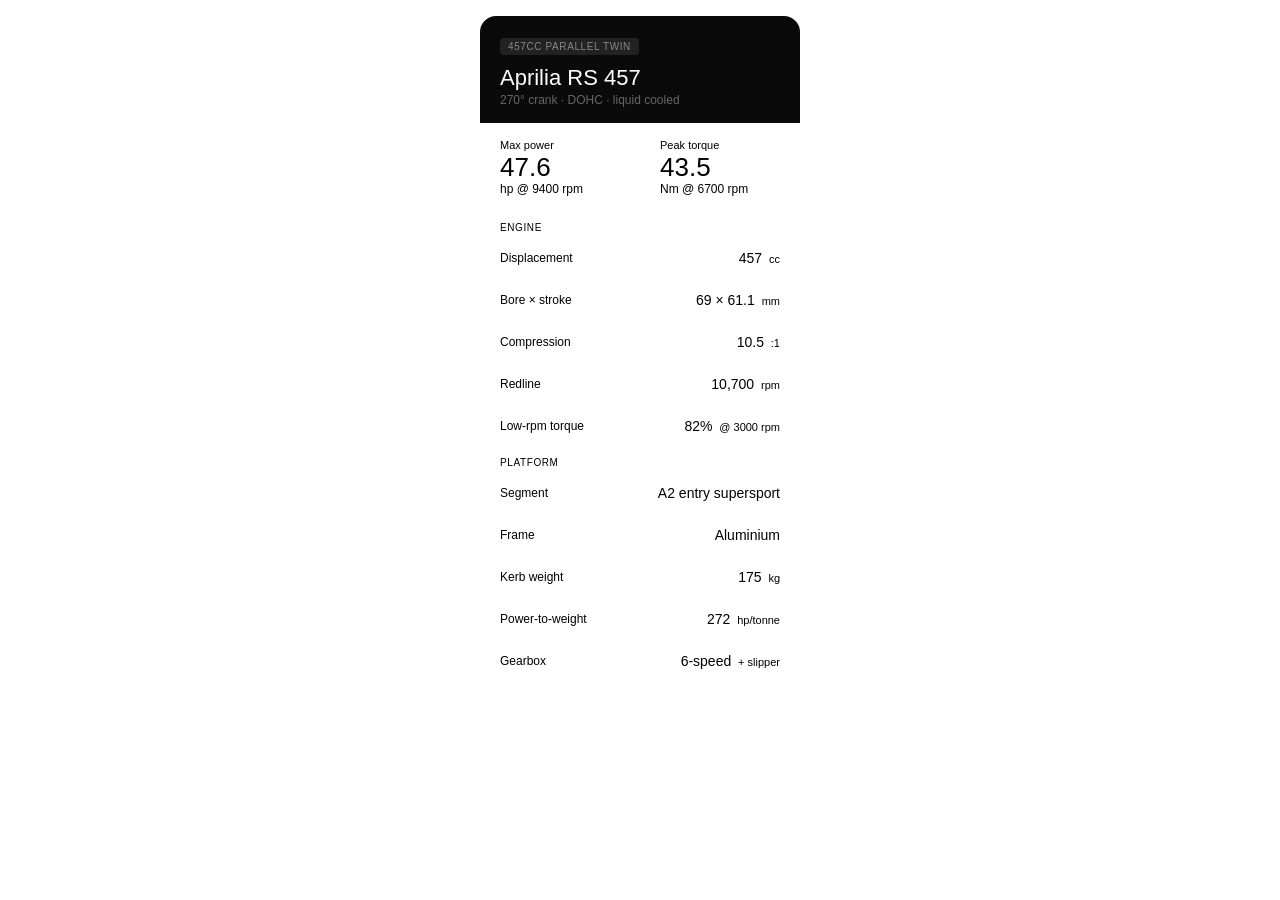
<file: Aprillia 457/rs457_spec_card_vertical.html>
<!doctype html>
<html lang="en">
  <head>
    <meta charset="UTF-8" />
    <meta name="viewport" content="width=device-width, initial-scale=1.0" />
    <title>Aprilia RS 457 — Spec Card</title>
    <style>
      .spec-card {
        background: var(--color-background-primary);
        border: 0.5px solid var(--color-border-tertiary);
        border-radius: 16px;
        width: 320px;
        margin: 1rem auto;
        overflow: hidden;
        font-family: var(--font-sans, sans-serif);
      }
      .card-header {
        background: #0a0a0a;
        padding: 20px 20px 16px;
      }
      .badge {
        display: inline-block;
        font-size: 10px;
        font-weight: 500;
        letter-spacing: 0.06em;
        text-transform: uppercase;
        background: #222;
        color: #888;
        border-radius: 4px;
        padding: 3px 8px;
        margin-bottom: 10px;
      }
      .bike-name {
        font-size: 22px;
        font-weight: 500;
        color: #fff;
        margin: 0 0 2px;
      }
      .bike-sub {
        font-size: 12px;
        color: #666;
        margin: 0;
      }
      .row {
        display: flex;
        align-items: center;
        justify-content: space-between;
        padding: 13px 20px;
        border-bottom: 0.5px solid var(--color-border-tertiary);
      }
      .row:last-child {
        border-bottom: none;
      }
      .row-label {
        font-size: 12px;
        color: var(--color-text-secondary);
      }
      .row-val {
        font-size: 14px;
        font-weight: 500;
        color: var(--color-text-primary);
        text-align: right;
      }
      .row-val span {
        font-size: 11px;
        font-weight: 400;
        color: var(--color-text-secondary);
        margin-left: 3px;
      }
      .highlight-row {
        background: var(--color-background-secondary);
      }
      .big-stat {
        display: flex;
        gap: 0;
        border-bottom: 0.5px solid var(--color-border-tertiary);
      }
      .big-stat-item {
        flex: 1;
        padding: 16px 20px;
      }
      .big-stat-item:first-child {
        border-right: 0.5px solid var(--color-border-tertiary);
      }
      .big-stat-label {
        font-size: 11px;
        color: var(--color-text-secondary);
        margin: 0 0 3px;
      }
      .big-stat-num {
        font-size: 26px;
        font-weight: 500;
        color: var(--color-text-primary);
        margin: 0;
        line-height: 1;
      }
      .big-stat-unit {
        font-size: 12px;
        color: var(--color-text-secondary);
        margin: 2px 0 0;
      }
      .section-divider {
        font-size: 10px;
        font-weight: 500;
        letter-spacing: 0.06em;
        text-transform: uppercase;
        color: var(--color-text-tertiary);
        padding: 10px 20px 4px;
        border-bottom: 0.5px solid var(--color-border-tertiary);
      }
    </style>
  </head>
  <body>
    <div class="spec-card">
      <div class="card-header">
        <div class="badge">457cc parallel twin</div>
        <p class="bike-name">Aprilia RS 457</p>
        <p class="bike-sub">270° crank · DOHC · liquid cooled</p>
      </div>

      <div class="big-stat">
        <div class="big-stat-item">
          <p class="big-stat-label">Max power</p>
          <p class="big-stat-num">47.6</p>
          <p class="big-stat-unit">hp @ 9400 rpm</p>
        </div>
        <div class="big-stat-item">
          <p class="big-stat-label">Peak torque</p>
          <p class="big-stat-num">43.5</p>
          <p class="big-stat-unit">Nm @ 6700 rpm</p>
        </div>
      </div>

      <div class="section-divider">Engine</div>

      <div class="row">
        <span class="row-label">Displacement</span>
        <span class="row-val">457 <span>cc</span></span>
      </div>
      <div class="row">
        <span class="row-label">Bore × stroke</span>
        <span class="row-val">69 × 61.1 <span>mm</span></span>
      </div>
      <div class="row">
        <span class="row-label">Compression</span>
        <span class="row-val">10.5 <span>:1</span></span>
      </div>
      <div class="row">
        <span class="row-label">Redline</span>
        <span class="row-val">10,700 <span>rpm</span></span>
      </div>
      <div class="row highlight-row">
        <span class="row-label">Low-rpm torque</span>
        <span class="row-val">82% <span>@ 3000 rpm</span></span>
      </div>

      <div class="section-divider">Platform</div>

      <div class="row">
        <span class="row-label">Segment</span>
        <span class="row-val">A2 entry supersport</span>
      </div>
      <div class="row">
        <span class="row-label">Frame</span>
        <span class="row-val">Aluminium</span>
      </div>
      <div class="row">
        <span class="row-label">Kerb weight</span>
        <span class="row-val">175 <span>kg</span></span>
      </div>
      <div class="row">
        <span class="row-label">Power-to-weight</span>
        <span class="row-val">272 <span>hp/tonne</span></span>
      </div>
      <div class="row">
        <span class="row-label">Gearbox</span>
        <span class="row-val">6-speed <span>+ slipper</span></span>
      </div>
    </div>
  </body>
</html>
</file>
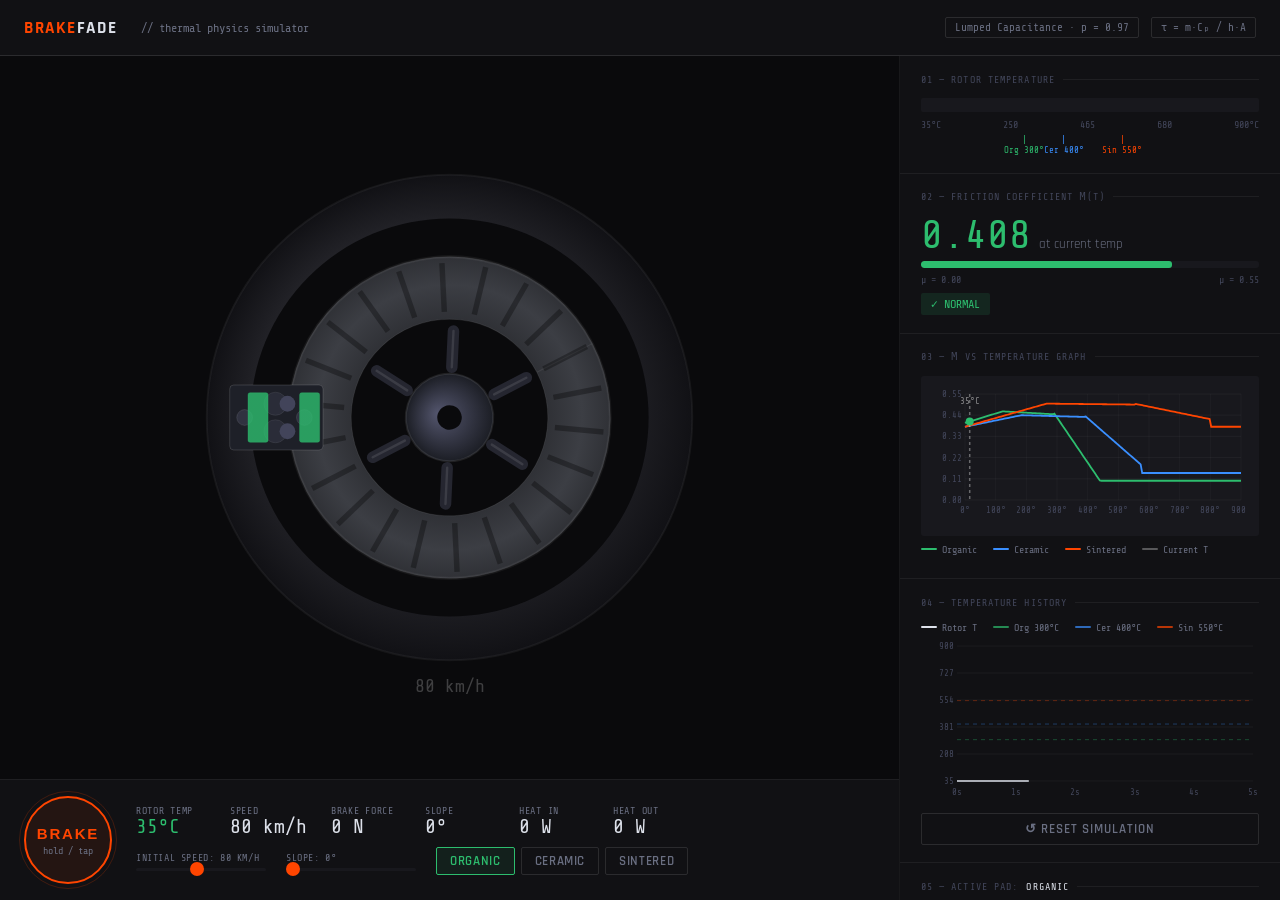
<file: Brake Fade Simulator/brake_simulator.html>
<!DOCTYPE html>
<html lang="en">
<head>
<meta charset="UTF-8">
<meta name="viewport" content="width=device-width, initial-scale=1.0">
<title>Brake Fade Simulator</title>
<link href="https://fonts.googleapis.com/css2?family=Rajdhani:wght@400;500;600;700&family=Share+Tech+Mono&display=swap" rel="stylesheet">
<style>
:root {
  --bg: #0a0a0c;
  --panel: #111114;
  --panel2: #18181d;
  --panel3: #1e1f26;
  --border: rgba(255,255,255,0.06);
  --border2: rgba(255,255,255,0.11);
  --text: #dde1ea;
  --muted: #6a6f82;
  --muted2: #42465a;
  --accent: #ff4500;
  --blue: #3a8fff;
  --green: #2dbd6e;
  --amber: #f0a500;
  --organic: #2dbd6e;
  --ceramic: #3a8fff;
  --sintered: #ff4500;
}
*,*::before,*::after{box-sizing:border-box;margin:0;padding:0}
html,body{height:100%;background:var(--bg);color:var(--text);font-family:'Rajdhani',sans-serif;overflow:hidden}

/* ── LAYOUT ── */
.app{display:grid;grid-template-rows:56px 1fr;height:100vh}

/* ── HEADER ── */
header{
  display:flex;align-items:center;gap:1rem;
  padding:0 1.5rem;
  border-bottom:1px solid var(--border2);
  background:var(--panel);
  flex-shrink:0;
}
.logo{font-size:17px;font-weight:700;letter-spacing:0.1em;text-transform:uppercase;color:var(--accent)}
.logo span{color:var(--text)}
.header-sub{font-family:'Share Tech Mono',monospace;font-size:12px;color:var(--muted);margin-left:0.5rem}
.header-right{margin-left:auto;display:flex;gap:0.75rem;align-items:center}
.hbadge{font-family:'Share Tech Mono',monospace;font-size:11px;color:var(--muted);border:1px solid var(--border2);padding:3px 9px;border-radius:2px}

/* ── MAIN SPLIT ── */
.main{display:grid;grid-template-columns:1fr 380px;overflow:hidden}

/* ── LEFT SIDE ── */
.left-col{display:flex;flex-direction:column;border-right:1px solid var(--border);overflow:hidden}
.canvas-wrap{flex:1;display:flex;align-items:center;justify-content:center;position:relative;overflow:hidden;min-height:0}
canvas#wheelCanvas{display:block}
.canvas-glow{position:absolute;inset:0;pointer-events:none;transition:background 0.4s}

/* ── BRAKE ZONE ── */
.brake-zone{
  padding:1rem 1.5rem;
  background:var(--panel);
  border-top:1px solid var(--border);
  display:flex;align-items:center;gap:1.5rem;
  flex-shrink:0;
}
.brake-btn{
  position:relative;
  width:88px;height:88px;border-radius:50%;
  border:2px solid var(--accent);
  background:rgba(255,69,0,0.08);
  cursor:pointer;
  display:flex;align-items:center;justify-content:center;
  flex-direction:column;gap:3px;
  user-select:none;
  transition:background 0.1s,transform 0.08s,box-shadow 0.15s;
  -webkit-tap-highlight-color:transparent;
  touch-action:none;
  flex-shrink:0;
}
.brake-btn.pressing{
  background:rgba(255,69,0,0.28);
  transform:scale(0.93);
  box-shadow:0 0 32px rgba(255,69,0,0.45);
}
.brake-btn-ring{position:absolute;inset:-7px;border-radius:50%;border:1px solid rgba(255,69,0,0.2);pointer-events:none;transition:border-color 0.2s}
.brake-btn.pressing .brake-btn-ring{border-color:rgba(255,69,0,0.65)}
.brake-btn-label{font-size:15px;font-weight:700;letter-spacing:0.12em;color:var(--accent)}
.brake-btn-sub{font-family:'Share Tech Mono',monospace;font-size:10px;color:var(--muted)}

.status-strip{display:flex;flex-direction:column;gap:10px;flex:1;min-width:0}
.stat-row{display:flex;gap:1.5rem;flex-wrap:wrap}
.stat-item{display:flex;flex-direction:column;min-width:70px}
.stat-label{font-family:'Share Tech Mono',monospace;font-size:10px;color:var(--muted);letter-spacing:0.07em;text-transform:uppercase;margin-bottom:1px}
.stat-val{font-family:'Share Tech Mono',monospace;font-size:20px;font-weight:500;color:var(--text);transition:color 0.3s;line-height:1}
.stat-val.hot{color:var(--accent)}
.stat-val.warm{color:var(--amber)}
.stat-val.cool{color:var(--green)}

.controls-row{display:flex;align-items:center;gap:1.25rem;flex-wrap:wrap}
.speed-control{display:flex;flex-direction:column;gap:5px}
.speed-label{font-family:'Share Tech Mono',monospace;font-size:10px;color:var(--muted);letter-spacing:0.06em;text-transform:uppercase}
input[type=range]{
  width:130px;height:3px;-webkit-appearance:none;appearance:none;
  background:var(--panel2);border-radius:2px;outline:none;cursor:pointer;
}
input[type=range]::-webkit-slider-thumb{
  -webkit-appearance:none;width:14px;height:14px;border-radius:50%;
  background:var(--accent);cursor:pointer;
}
.pad-selector{display:flex;gap:6px}
.pad-btn{
  padding:5px 13px;border-radius:2px;border:1px solid var(--border2);
  background:transparent;color:var(--muted);font-family:'Rajdhani',sans-serif;
  font-size:13px;font-weight:600;cursor:pointer;letter-spacing:0.05em;
  text-transform:uppercase;transition:all 0.15s;
}
.pad-btn.active[data-pad="organic"]{border-color:var(--organic);color:var(--organic);background:rgba(45,189,110,0.09)}
.pad-btn.active[data-pad="ceramic"]{border-color:var(--ceramic);color:var(--ceramic);background:rgba(58,143,255,0.09)}
.pad-btn.active[data-pad="sintered"]{border-color:var(--sintered);color:var(--sintered);background:rgba(255,69,0,0.09)}

/* ── RIGHT PANEL (scrollable) ── */
.right-panel{display:flex;flex-direction:column;background:var(--panel);overflow-y:auto;overflow-x:hidden}
.right-panel::-webkit-scrollbar{width:4px}
.right-panel::-webkit-scrollbar-track{background:transparent}
.right-panel::-webkit-scrollbar-thumb{background:var(--muted2);border-radius:2px}

.panel-section{padding:1.1rem 1.3rem;border-bottom:1px solid var(--border)}
.psec-title{
  font-family:'Share Tech Mono',monospace;font-size:10px;letter-spacing:0.11em;
  text-transform:uppercase;color:var(--muted2);margin-bottom:0.85rem;
  display:flex;align-items:center;gap:8px;
}
.psec-title::after{content:'';flex:1;height:1px;background:var(--border)}

/* ── TEMP GAUGE ── */
.gauge-wrap{height:14px;background:var(--panel2);border-radius:2px;overflow:hidden;margin-bottom:7px;position:relative}
.gauge-fill{height:100%;border-radius:2px;transition:width 0.18s ease,background 0.3s}
.gauge-marks{display:flex;justify-content:space-between}
.gauge-marks span{font-family:'Share Tech Mono',monospace;font-size:10px;color:var(--muted2)}
.thresh-row{position:relative;height:20px;margin-top:5px}

/* ── FRICTION ── */
.mu-row{display:flex;align-items:baseline;gap:8px;margin-bottom:5px}
.mu-big{font-family:'Share Tech Mono',monospace;font-size:40px;font-weight:500;transition:color 0.3s;line-height:1}
.mu-lbl{font-size:13px;color:var(--muted)}
.mu-bar-wrap{height:7px;background:var(--panel2);border-radius:3px;overflow:hidden;margin-bottom:6px}
.mu-bar{height:100%;border-radius:3px;transition:width 0.18s,background 0.3s}
.mu-scale{display:flex;justify-content:space-between;margin-bottom:8px}
.mu-scale span{font-family:'Share Tech Mono',monospace;font-size:10px;color:var(--muted2)}
.fade-state{font-family:'Share Tech Mono',monospace;font-size:12px;padding:4px 10px;border-radius:2px;display:inline-block}
.state-normal{background:rgba(45,189,110,0.12);color:var(--green)}
.state-onset{background:rgba(240,165,0,0.12);color:var(--amber)}
.state-fade{background:rgba(255,69,0,0.15);color:var(--accent)}

/* ── PAD INFO ── */
.pad-info-row{display:flex;justify-content:space-between;margin-bottom:5px;align-items:baseline}
.pad-info-key{font-size:13px;color:var(--muted)}
.pad-info-val{font-family:'Share Tech Mono',monospace;font-size:13px;color:var(--text)}
.pad-note{font-family:'Share Tech Mono',monospace;font-size:11px;color:var(--muted);margin-top:8px;line-height:1.6;border-left:2px solid var(--border2);padding-left:8px}

/* ── μ(T) CHART ── */
.chart-box{background:var(--panel2);border-radius:3px;padding:0.75rem;margin-top:0.5rem}
canvas.small-chart{display:block;width:100%!important}

/* ── FORMULA CARDS ── */
.formula-grid{display:grid;grid-template-columns:1fr 1fr;gap:8px;margin-top:0.5rem}
.fcard{background:var(--panel2);border-radius:3px;padding:0.75rem;border-top:2px solid var(--border2)}
.fcard.red{border-top-color:var(--accent)}
.fcard.blue{border-top-color:var(--blue)}
.fcard.green{border-top-color:var(--green)}
.fcard.amber{border-top-color:var(--amber)}
.fcard-title{font-family:'Share Tech Mono',monospace;font-size:9px;letter-spacing:0.08em;text-transform:uppercase;color:var(--muted2);margin-bottom:6px}
.fcard-eq{font-family:'Share Tech Mono',monospace;font-size:12px;color:var(--text);background:var(--panel3);padding:5px 7px;border-radius:2px;margin-bottom:6px;white-space:nowrap;overflow-x:auto}
.fcard-desc{font-size:11px;color:var(--muted);line-height:1.55}
.fcard-desc b{color:var(--text)}

/* ── PAD COMPARISON TABLE ── */
.cmp-table{width:100%;border-collapse:collapse;font-size:12px;margin-top:0.5rem}
.cmp-table th{font-family:'Share Tech Mono',monospace;font-size:9px;letter-spacing:0.07em;text-transform:uppercase;color:var(--muted2);text-align:left;padding:5px 8px;border-bottom:1px solid var(--border2)}
.cmp-table td{padding:7px 8px;border-bottom:1px solid var(--border);color:var(--muted);font-size:12px;vertical-align:top}
.cmp-table td:first-child{font-weight:600;font-size:13px}
.org-col{color:var(--organic)!important}
.cer-col{color:var(--ceramic)!important}
.sin-col{color:var(--sintered)!important}
.badge{display:inline-block;font-family:'Share Tech Mono',monospace;font-size:9px;padding:1px 6px;border-radius:2px}
.badge-hi{background:rgba(255,68,68,0.12);color:#ff6666;border:1px solid rgba(255,68,68,0.2)}
.badge-md{background:rgba(240,165,0,0.12);color:var(--amber);border:1px solid rgba(240,165,0,0.2)}
.badge-lo{background:rgba(45,189,110,0.12);color:var(--green);border:1px solid rgba(45,189,110,0.2)}

/* ── TEMP HISTORY PLOT (right panel) ── */
.plot-wrap{height:160px;position:relative;margin-top:0.5rem}
canvas#plotCanvas{display:block;width:100%!important;height:100%!important}
.plot-legend{display:flex;gap:1rem;margin-bottom:6px;flex-wrap:wrap}
.pleg{display:flex;align-items:center;gap:5px;font-family:'Share Tech Mono',monospace;font-size:10px;color:var(--muted)}
.pleg-line{width:16px;height:2px;border-radius:1px;flex-shrink:0}

/* ── ASSUMPTION BOX ── */
.note-box{background:var(--panel2);border-left:2px solid var(--amber);border-radius:0 3px 3px 0;padding:0.65rem 0.85rem;margin-top:0.5rem}
.note-box p{font-family:'Share Tech Mono',monospace;font-size:11px;color:var(--muted);line-height:1.6}
.note-box b{color:var(--text)}

/* ── RESET BTN ── */
.reset-btn{
  width:100%;padding:7px;border:1px solid var(--border2);
  background:transparent;color:var(--muted);font-family:'Rajdhani',sans-serif;
  font-size:13px;font-weight:600;letter-spacing:0.08em;text-transform:uppercase;
  cursor:pointer;border-radius:2px;transition:all 0.15s;margin-top:0.75rem;
}
.reset-btn:hover{border-color:var(--border2);color:var(--text);background:var(--panel2)}

/* ── SCROLLBAR HINT ── */
.scroll-hint{font-family:'Share Tech Mono',monospace;font-size:10px;color:var(--muted2);text-align:center;padding:0.5rem;letter-spacing:0.05em}

/* ── SOURCES ── */
.src-list{display:flex;flex-direction:column;gap:8px}
.src-item{display:flex;gap:8px;align-items:flex-start}
.src-num{font-family:'Share Tech Mono',monospace;font-size:10px;color:var(--muted2);min-width:22px;padding-top:1px;flex-shrink:0}
.src-body{font-size:11px;color:var(--muted);line-height:1.6}
.src-title{font-weight:600;color:var(--text)}
.src-body em{color:var(--muted2);font-style:italic}
</style>
</head>
<body>
<div class="app">

<header>
  <div class="logo">Brake<span>Fade</span></div>
  <div class="header-sub">// thermal physics simulator</div>
  <div class="header-right">
    <div class="hbadge">Lumped Capacitance · p = 0.97</div>
    <div class="hbadge">τ = m·Cₚ / h·A</div>
  </div>
</header>

<div class="main">

  <!-- ═══ LEFT: WHEEL + BRAKE ═══ -->
  <div class="left-col">
    <div class="canvas-wrap">
      <div class="canvas-glow" id="canvasGlow"></div>
      <canvas id="wheelCanvas"></canvas>
    </div>
    <div class="brake-zone">
      <button class="brake-btn" id="brakeBtn" aria-label="Hold to brake">
        <div class="brake-btn-ring"></div>
        <div class="brake-btn-label">BRAKE</div>
        <div class="brake-btn-sub">hold / tap</div>
      </button>
      <div class="status-strip">
        <div class="stat-row">
          <div class="stat-item">
            <div class="stat-label">Rotor Temp</div>
            <div class="stat-val cool" id="tempDisplay">35°C</div>
          </div>
          <div class="stat-item">
            <div class="stat-label">Speed</div>
            <div class="stat-val" id="speedDisplay">80 km/h</div>
          </div>
          <div class="stat-item">
            <div class="stat-label">Brake Force</div>
            <div class="stat-val" id="forceDisplay">0 N</div>
          </div>
          <div class="stat-item">
            <div class="stat-label">Slope</div>
            <div class="stat-val" id="slopeDisplay">0°</div>
          </div>
          <div class="stat-item">
            <div class="stat-label">Heat In</div>
            <div class="stat-val" id="heatDisplay">0 W</div>
          </div>
          <div class="stat-item">
            <div class="stat-label">Heat Out</div>
            <div class="stat-val" id="coolDisplay">0 W</div>
          </div>
        </div>
        <div class="controls-row">
          <div class="speed-control">
            <div class="speed-label">Initial speed: <span id="speedSliderLabel">80 km/h</span></div>
            <input type="range" id="speedSlider" min="20" max="150" value="80" step="5">
          </div>
          <div class="speed-control">
            <div class="speed-label">Slope: <span id="slopeSliderLabel">0°</span></div>
            <input type="range" id="slopeSlider" min="0" max="15" value="0" step="1">
          </div>
          <div class="pad-selector">
            <button class="pad-btn active" data-pad="organic">Organic</button>
            <button class="pad-btn" data-pad="ceramic">Ceramic</button>
            <button class="pad-btn" data-pad="sintered">Sintered</button>
          </div>
        </div>
      </div>
    </div>
  </div>

  <!-- ═══ RIGHT PANEL (scrollable) ═══ -->
  <div class="right-panel">

    <!-- 1. TEMP GAUGE -->
    <div class="panel-section">
      <div class="psec-title">01 — Rotor Temperature</div>
      <div class="gauge-wrap"><div class="gauge-fill" id="tempGauge"></div></div>
      <div class="gauge-marks"><span>35°C</span><span>250</span><span>465</span><span>680</span><span>900°C</span></div>
      <div class="thresh-row" id="thresholdTicks"></div>
    </div>

    <!-- 2. FRICTION μ -->
    <div class="panel-section">
      <div class="psec-title">02 — Friction Coefficient μ(T)</div>
      <div class="mu-row">
        <div class="mu-big" id="muDisplay">0.400</div>
        <div class="mu-lbl">at current temp</div>
      </div>
      <div class="mu-bar-wrap"><div class="mu-bar" id="muBar"></div></div>
      <div class="mu-scale"><span>μ = 0.00</span><span>μ = 0.55</span></div>
      <div id="fadeStateEl" class="fade-state state-normal">✓ NORMAL</div>
    </div>

    <!-- 3. μ(T) GRAPH -->
    <div class="panel-section">
      <div class="psec-title">03 — μ vs Temperature Graph</div>
      <div class="chart-box">
        <canvas id="muChart" height="130"></canvas>
      </div>
      <div class="plot-legend" style="margin-top:8px">
        <div class="pleg"><div class="pleg-line" style="background:var(--organic)"></div>Organic</div>
        <div class="pleg"><div class="pleg-line" style="background:var(--ceramic)"></div>Ceramic</div>
        <div class="pleg"><div class="pleg-line" style="background:var(--sintered)"></div>Sintered</div>
        <div class="pleg"><div class="pleg-line" style="background:#fff;opacity:0.3"></div>Current T</div>
      </div>
    </div>

    <!-- 4. TEMP HISTORY PLOT -->
    <div class="panel-section">
      <div class="psec-title">04 — Temperature History</div>
      <div class="plot-legend">
        <div class="pleg"><div class="pleg-line" style="background:var(--text)"></div>Rotor T</div>
        <div class="pleg"><div class="pleg-line" style="background:var(--organic);opacity:0.7"></div>Org 300°C</div>
        <div class="pleg"><div class="pleg-line" style="background:var(--ceramic);opacity:0.7"></div>Cer 400°C</div>
        <div class="pleg"><div class="pleg-line" style="background:var(--sintered);opacity:0.7"></div>Sin 550°C</div>
      </div>
      <div class="plot-wrap"><canvas id="plotCanvas"></canvas></div>
      <button class="reset-btn" id="resetBtn">↺ Reset Simulation</button>
    </div>

    <!-- 5. PAD INFO -->
    <div class="panel-section">
      <div class="psec-title">05 — Active Pad: <span id="padNameDisplay" style="color:var(--text)">Organic</span></div>
      <div class="pad-info-row"><div class="pad-info-key">Fade onset</div><div class="pad-info-val" id="padFadeOnset">300°C</div></div>
      <div class="pad-info-row"><div class="pad-info-key">Full fade temp</div><div class="pad-info-val" id="padFullFade">450°C</div></div>
      <div class="pad-info-row"><div class="pad-info-key">Friction mechanism</div><div class="pad-info-val" id="padMech">Adhesive</div></div>
      <div class="pad-info-row"><div class="pad-info-key">Rotor wear</div><div class="pad-info-val" id="padWear">Low</div></div>
      <div class="pad-note" id="padNote"></div>
    </div>

    <!-- 6. PHYSICS FORMULAS -->
    <div class="panel-section">
      <div class="psec-title">06 — Physics Model</div>
      <div class="formula-grid">
        <div class="fcard red">
          <div class="fcard-title">Heat generation</div>
          <div class="fcard-eq">Q̇ = (F+F_g)·μ·v·p</div>
          <div class="fcard-desc"><b>F</b> = clamp force 800 N<br><b>F_g</b> = mg·sinθ (slope)<br><b>+soak</b> at standstill ∝ ΔT<br><b>p</b> = 0.97 partition</div>
        </div>
        <div class="fcard blue">
          <div class="fcard-title">Temp rise</div>
          <div class="fcard-eq">dT = Q̇·dt/(m·Cₚ)</div>
          <div class="fcard-desc"><b>m</b> = 0.40 kg rotor<br><b>Cₚ</b> = 490 J/kg·K<br>cast iron specific heat</div>
        </div>
        <div class="fcard green">
          <div class="fcard-title">Convective cooling</div>
          <div class="fcard-eq">τ = m·Cₚ/(h·A)</div>
          <div class="fcard-desc"><b>h</b> = f(speed) W/m²K<br><b>A</b> = 0.055 m² rotor<br>τ ≈ 50–90 s real-world</div>
        </div>
        <div class="fcard amber">
          <div class="fcard-title">Friction vs Temp</div>
          <div class="fcard-eq">μ(T): rise→stable→fade</div>
          <div class="fcard-desc">Peak near 150–300°C<br>Drops above fade onset<br>Resin outgassing [Bijwe 2005]</div>
        </div>
      </div>
      <div class="note-box" style="margin-top:0.75rem">
        <p><b>Physics model:</b> While braking, cooling uses real τ (no scaling) so heat accumulates correctly. When not braking, cooling is 8× faster for playability. Standstill soak is ΔT-driven (k·(T−T_amb)) — heat conducts from hot rotor back through pad at a rate proportional to temperature excess, equilibrating at ~330°C. On a slope, effective clamp force = F_clamp + mg·sinθ, consistently applied to both heat generation and deceleration.</p>
      </div>
    </div>

    <!-- 7. PAD COMPARISON TABLE -->
    <div class="panel-section">
      <div class="psec-title">07 — Compound Comparison</div>
      <table class="cmp-table">
        <thead>
          <tr>
            <th>Pad</th>
            <th>Fade onset</th>
            <th>Full fade</th>
            <th>Cold bite</th>
            <th>Rotor wear</th>
          </tr>
        </thead>
        <tbody>
          <tr>
            <td class="org-col">Organic</td>
            <td>300°C</td><td>450°C</td>
            <td><span class="badge badge-lo">Excellent</span></td>
            <td><span class="badge badge-lo">Low</span></td>
          </tr>
          <tr>
            <td class="cer-col">Ceramic</td>
            <td>400°C</td><td>580°C</td>
            <td><span class="badge badge-lo">Good</span></td>
            <td><span class="badge badge-lo">Low</span></td>
          </tr>
          <tr>
            <td class="sin-col">Sintered</td>
            <td>550°C</td><td>800°C</td>
            <td><span class="badge badge-md">Moderate</span></td>
            <td><span class="badge badge-hi">High</span></td>
          </tr>
        </tbody>
      </table>
      <div class="note-box" style="margin-top:0.75rem">
        <p><b>Why sintered isn't "always better":</b> abrasive friction needs activation heat, causes more rotor wear, and is noisier. For city riding (&lt;200°C rotor temps), organic is the right choice. Match the pad to the operating temperature range, not the maximum capability. Sources: EBC Technical Blog, Di Cocco et al. 2023, Chan &amp; Stachowiak 2004, Limpert (1999).</p>
      </div>
    </div>


    <!-- 8. SOURCES -->
    <div class="panel-section">
      <div class="psec-title">08 — Sources &amp; References</div>
      <div class="src-list">
        <div class="src-item">
          <div class="src-num">[1]</div>
          <div class="src-body"><span class="src-title">SAE J866</span> — Friction Coefficient Identification and Environmental Marking System for Brake Linings. SAE International. Cold μ letter codes: F=0.35–0.45, G=0.45–0.55, H=0.55–0.65.</div>
        </div>
        <div class="src-item">
          <div class="src-num">[2]</div>
          <div class="src-body"><span class="src-title">Di Cocco, Bellini, Iacoviello &amp; Iacoviello (2023)</span> — "Temperature Influence on Brake Pad Friction Coefficient Modelisation." <em>MDPI Materials</em> 17(1), 189. DOI: 10.3390/ma17010189. PMC10779514. μ rises 0.4→0.6 at 100–180°C, falls to 0.2 at 350°C for a standard sintered compound. Basis for μ(T) curve shape.</div>
        </div>
        <div class="src-item">
          <div class="src-num">[3]</div>
          <div class="src-body"><span class="src-title">Limpert, R. (1999)</span> — <em>Brake Design and Safety</em>, 2nd ed. SAE International. Heat partition coefficient p≈0.97, convection h(v) correlation, lumped capacitance model.</div>
        </div>
        <div class="src-item">
          <div class="src-num">[4]</div>
          <div class="src-body"><span class="src-title">Medina, L. (2023)</span> — "Computing the convection coefficient of a brake disc." makerluis.com (Nov 2023). Compares Limpert h(v) correlation against Formula Student CFD telemetry data; h≈58 W/m²K at 60 km/h confirmed. Also: "Estimating the working temperature of a brake disc" (Jul 2023), same site — lumped-body MATLAB/Python implementation with Biot number check.</div>
        </div>
        <div class="src-item">
          <div class="src-num">[5]</div>
          <div class="src-body"><span class="src-title">Belhocine et al. (2014)</span> — "Thermal analysis of both ventilated and full disc brake rotors with frictional heat generation." <em>Applied and Computational Mechanics</em> 8, 5–24. Gray cast iron FG 15: Cₚ=490 J/kg·K, k=57 W/mK (confirmed across Belhocine &amp; Bouchetara companion papers on the same material). Basis for rotor thermal mass model.</div>
        </div>
        <div class="src-item">
          <div class="src-num">[6]</div>
          <div class="src-body"><span class="src-title">Chan &amp; Stachowiak (2004)</span> — "Review of automotive brake friction materials." <em>Proc. Institution of Mechanical Engineers, Part D: Journal of Automobile Engineering</em> 218(9), 953–966. DOI: 10.1243/0954407041856773. Comprehensive review of organic, semi-metallic, and sintered pad types; mechanisms, fade behaviour, and trade-offs across friction material classes.</div>
        </div>
        <div class="src-item">
          <div class="src-num">[7]</div>
          <div class="src-body"><span class="src-title">Bijwe, Nidhi, Majumdar &amp; Satapathy (2005)</span> — "Influence of modified phenolic resins on the fade and recovery behavior of friction materials." <em>Wear</em> 259(7–12), 1068–1078. DOI: 10.1016/j.wear.2005.01.011. Fade onset 300–400°C corresponds to glass-transition exceedance of phenolic binder; outgassing and μ collapse mechanism confirmed experimentally. Basis for organic pad fade model.</div>
        </div>
        <div class="src-item">
          <div class="src-num">[8]</div>
          <div class="src-body"><span class="src-title">Grzes, P. (2019)</span> — "Maximum temperature of the disc during repeated braking applications." <em>Advances in Mechanical Engineering</em> 11(3). DOI: 10.1177/1687814019837826. FEM validates lumped model for engineering temperature estimates across repeated brake cycles. τ methodology and bulk temperature equilibration confirmed.</div>
        </div>
        <div class="src-item">
          <div class="src-num">[9]</div>
          <div class="src-body"><span class="src-title">EBC Brakes Technical Blog &amp; SR-11 Product Specification</span> — ebcbrakes.com. Fade definition, glazing mechanism. SR-11 sintered: rated 0–925°C operating range, "near perfectly flat friction profile of 0.5 mu throughout" (some listings quote 0.55 mu). No resin binder = no outgassing = no green fade. Organic city use, sintered track/mountain recommendation. Consistent with Chan &amp; Stachowiak [6] classification.</div>
        </div>
      </div>
      <div class="note-box" style="margin-top:0.75rem">
        <p><b>Model accuracy:</b> ±15% on absolute temperature values for a typical 150–200 kg sport motorcycle. Cooling is 8× accelerated when not braking for sim playability. Heat input uses real physics (no scaling). μ(T) curves are illustrative trends — exact values are compound-specific and proprietary.</p>
      </div>
    </div>

    <!-- DISCLAIMER -->
    <div class="panel-section">
      <div class="psec-title">⚠ Educational Disclaimer</div>
      <div class="note-box" style="border-left-color:var(--accent)">
        <p><b>This is an idealized simulation for educational purposes only.</b></p>
        <p style="margin-top:0.55rem">Formulas used (lumped capacitance, linear h(v), piecewise μ(T)) are simplified engineering models, not replacements for full FEA or empirical brake testing. Real-world rotor temperatures depend on caliper design, pad geometry, rotor ventilation, bedding condition, ambient humidity, altitude, and rider technique — none of which are captured here.</p>
        <p style="margin-top:0.55rem">μ(T) curves are <b>illustrative trends</b> derived from published studies. Actual friction coefficients are compound-specific, proprietary, and vary batch-to-batch. Do not use this simulator to make braking safety decisions, pad selection for motorsport, or brake system design choices.</p>
        <p style="margin-top:0.55rem">Physics parameters (M_R, A_R, F_CLAMP, h(v)) are representative of a 150–200 kg sport motorcycle front brake. Your specific setup will differ.</p>
        <p style="margin-top:0.55rem; color:var(--muted2)">Sources cited are peer-reviewed or industry-standard references. Model ±15% on absolute temperature. Cooling deliberately accelerated 8× when not braking for playability.</p>
      </div>
    </div>

    <div class="scroll-hint">▲ scroll up · 9 sections · disclaimer at bottom</div>
  </div><!-- end right-panel -->

</div><!-- end main -->
</div><!-- end app -->

<script>
// ═══════════════════════════════════════════════
// PHYSICS CONSTANTS
// ═══════════════════════════════════════════════
const C_P    = 490;     // J/(kg·K) cast iron
const M_R    = 0.40;    // kg effective rotor thermal mass
const A_R    = 0.055;   // m² rotor surface area
const P_HEAT = 0.97;    // heat partition to rotor
const T_AMB  = 35;      // °C ambient
const T_MAX  = 900;     // °C display max

// Single front brake moderate effort: ~800 N clamp force
// At 80 km/h → surface speed at effective radius 0.135m → ω = v/r_wheel
// Q̇ = F * μ * v_surface → 800 * 0.40 * ~11 m/s ≈ 3500 W — reasonable
const F_CLAMP = 800;    // N clamp force (moderate front brake effort)

// Cooling time constant scaling:
// When BRAKING: real physics (no scale). Heat must win against real dissipation.
// When NOT braking: accelerate cooling 8× so the sim recovers fast for playability.
const SIM_COOL_SCALE_IDLE    = 8.0;
const SIM_COOL_SCALE_BRAKING = 1.0;

// μ values calibrated to SAE J866, Di Cocco et al. 2023 (PMC10779514), Chan & Stachowiak 2004, EBC SR-11 product data:
// Sintered: slightly lower than organic at cold (first 1-2 pulls — glassy feel),
//           but peaks HIGHEST (~0.50) and stays almost flat to 560°C — that is the real advantage.
// Organic: best initial adhesive bite, drops hard above 300°C (resin outgassing).
// Ceramic: middle ground — delayed fade, moderate peak.
const PADS = {
  organic:  {
    name:'Organic', color:'#2dbd6e',
    fadeStart:300, fullFade:450,
    mu0:0.40, muPeak:0.46, peakT:140,
    stableDrop:0.25, fadeDrop:0.78, floorMu:0.10,
    mech:'Adhesive/resin', wear:'Low',
    note:'Good cold bite (adhesive, peaks ~140°C). Resin decomposes above 300°C — gas film lifts pad from rotor, μ collapses fast. City and commute only. Wrong tool for descents.'
  },
  ceramic:  {
    name:'Ceramic', color:'#3a8fff',
    fadeStart:400, fullFade:580,
    mu0:0.38, muPeak:0.44, peakT:200,
    stableDrop:0.15, fadeDrop:0.58, floorMu:0.14,
    mech:'Ceramic fiber', wear:'Low',
    note:'Ceramic fibers draw heat away from the interface, delaying resin decomposition to ~400°C. Polymeric binder still present — not immune, just delayed. Best daily + spirited use.'
  },
  sintered: {
    name:'Sintered', color:'#ff4500',
    fadeStart:560, fullFade:800,
    mu0:0.38, muPeak:0.50, peakT:280,
    stableDrop:0.04, fadeDrop:0.16, floorMu:0.38,
    mech:'Abrasive/metallic', wear:'High',
    note:'Slightly glassy on very first cold pull — abrasive mechanism needs a little heat. But peaks highest (~0.50) and barely drops to 560°C. No resin = no outgassing. Track, ghats, heavy bikes.'
  },
};

function muAt(padKey, T) {
  const p = PADS[padKey];
  // Rise: cold start → peak (sintered peaks higher but needs more heat to get there)
  if (T <= p.peakT) {
    const frac = Math.max(0, (T - 20) / (p.peakT - 20));
    return p.mu0 + (p.muPeak - p.mu0) * frac;
  }
  // Stable zone: sintered barely moves (key advantage), organic already softening
  if (T <= p.fadeStart) {
    const frac = (T - p.peakT) / (p.fadeStart - p.peakT);
    return p.muPeak - (p.muPeak - p.mu0) * frac * p.stableDrop;
  }
  // Fade: organic collapses fast, ceramic moderate, sintered barely yields
  if (T <= p.fullFade) {
    const frac = (T - p.fadeStart) / (p.fullFade - p.fadeStart);
    return p.muPeak * (1 - frac * p.fadeDrop);
  }
  return p.floorMu;
}

const MU_CHART_MAX = 0.55; // headroom above sintered peak (0.50) so curve never clips
// At 0 km/h: ~15 W/m²K (natural convection)
// At 100 km/h: ~70 W/m²K (forced convection, Limpert 1999)
function hConv(vKmh) { return 15 + (vKmh / 100) * 55; }

// ═══════════════════════════════════════════════
// STATE
// ═══════════════════════════════════════════════
let state = {
  rotorT: T_AMB,
  speed: 80,
  braking: false,
  padKey: 'organic',
  rotAngle: 0,
  clampAnim: 0,
  history: [],
  lastFrame: null,
};

// ═══════════════════════════════════════════════
// CANVAS SETUP
// ═══════════════════════════════════════════════
const wCanvas = document.getElementById('wheelCanvas');
const wCtx    = wCanvas.getContext('2d');
const pCanvas = document.getElementById('plotCanvas');
const pCtx    = pCanvas.getContext('2d');
const mCanvas = document.getElementById('muChart');
const mCtx    = mCanvas.getContext('2d');

function resizeAll() {
  const wrap = document.querySelector('.canvas-wrap');
  const W = wrap.clientWidth, H = wrap.clientHeight;
  const sz = Math.min(W, H) * 0.84;
  wCanvas.width = sz; wCanvas.height = sz;
  wCanvas.style.width = sz + 'px'; wCanvas.style.height = sz + 'px';

  const pw = document.querySelector('.plot-wrap');
  pCanvas.width  = pw.clientWidth;
  pCanvas.height = pw.clientHeight;

  const cb = document.querySelector('.chart-box');
  mCanvas.width  = cb.clientWidth - 24;
  mCanvas.height = 130;

  drawMuChart(); // static chart, redraw on resize
}
resizeAll();
window.addEventListener('resize', resizeAll);

// ═══════════════════════════════════════════════
// COLOUR BY TEMPERATURE
// ═══════════════════════════════════════════════
function tempColor(T, alpha) {
  const f = Math.max(0, Math.min(1, (T - T_AMB) / (T_MAX - T_AMB)));
  let r,g,b;
  if (f < 0.22) {
    const t = f/0.22;
    r=60+t*140; g=62+t*38; b=68-t*30;
  } else if (f < 0.50) {
    const t=(f-0.22)/0.28;
    r=200+t*55; g=100+t*20; b=38-t*20;
  } else if (f < 0.78) {
    const t=(f-0.50)/0.28;
    r=255; g=120+t*120; b=18+t*80;
  } else {
    const t=(f-0.78)/0.22;
    r=255; g=240+t*15; b=98+t*157;
  }
  return `rgba(${Math.round(r)},${Math.round(g)},${Math.round(b)},${alpha})`;
}

// ═══════════════════════════════════════════════
// DRAW WHEEL
// ═══════════════════════════════════════════════
function drawWheel() {
  const c   = wCtx;
  const sz  = wCanvas.width;
  const cx  = sz/2, cy = sz/2;
  const R   = sz*0.40;   // tyre outer
  const rR  = sz*0.265;  // rotor outer radius
  const rI  = sz*0.162;  // rotor inner radius
  const hubR= sz*0.072;  // hub
  const T   = state.rotorT;
  const clamp = state.clampAnim;
  const padKey = state.padKey;
  const pad = PADS[padKey];

  c.clearRect(0,0,sz,sz);

  // ── ambient glow behind wheel
  if (T > 160) {
    const gf = Math.min(1,(T-160)/500);
    const gr = c.createRadialGradient(cx,cy,rI*0.3,cx,cy,R*1.3);
    gr.addColorStop(0, tempColor(T, 0.35*gf));
    gr.addColorStop(1,'transparent');
    c.beginPath(); c.arc(cx,cy,R*1.3,0,Math.PI*2);
    c.fillStyle=gr; c.fill();
  }

  // ── tyre
  const tg = c.createRadialGradient(cx-R*0.08,cy-R*0.08,R*0.6,cx,cy,R);
  tg.addColorStop(0,'#2c2c32'); tg.addColorStop(1,'#111115');
  c.beginPath(); c.arc(cx,cy,R,0,Math.PI*2);
  c.fillStyle=tg; c.fill();
  c.lineWidth=2; c.strokeStyle='rgba(255,255,255,0.05)'; c.stroke();

  // tyre inner gap
  c.beginPath(); c.arc(cx,cy,R*0.82,0,Math.PI*2);
  c.fillStyle='#0a0a0c'; c.fill();

  // ── spokes (rotate)
  c.save(); c.translate(cx,cy); c.rotate(state.rotAngle);
  for (let i=0;i<6;i++) {
    const a = i/6*Math.PI*2;
    // spoke body
    c.beginPath();
    c.moveTo(Math.cos(a)*hubR*1.15, Math.sin(a)*hubR*1.15);
    c.lineTo(Math.cos(a)*rI*0.88,   Math.sin(a)*rI*0.88);
    c.lineWidth=sz*0.019; c.strokeStyle='#252630'; c.lineCap='round'; c.stroke();
    // spoke highlight
    c.beginPath();
    c.moveTo(Math.cos(a)*hubR*1.15, Math.sin(a)*hubR*1.15);
    c.lineTo(Math.cos(a)*rI*0.88,   Math.sin(a)*rI*0.88);
    c.lineWidth=sz*0.004; c.strokeStyle='rgba(255,255,255,0.10)'; c.stroke();
  }
  c.restore();

  // ── rotor disc (rotates + glows)
  c.save(); c.translate(cx,cy); c.rotate(state.rotAngle);
  const hotC  = tempColor(T, 1.0);
  const coolC = tempColor(Math.max(T_AMB, T-70), 0.75);
  const rg = c.createRadialGradient(0,0,rI,0,0,rR);
  rg.addColorStop(0,coolC); rg.addColorStop(0.55,hotC); rg.addColorStop(1,coolC);
  // annulus
  c.beginPath(); c.arc(0,0,rR,0,Math.PI*2); c.arc(0,0,rI,Math.PI*2,0,true);
  c.fillStyle=rg; c.fill();
  c.lineWidth=1; c.strokeStyle='rgba(255,255,255,0.07)'; c.stroke();
  // radial slots
  for (let i=0;i<22;i++) {
    const a=i/22*Math.PI*2;
    c.save(); c.rotate(a);
    c.beginPath(); c.rect(rI+(rR-rI)*0.12,-sz*0.0045,(rR-rI)*0.78,sz*0.009);
    c.fillStyle='rgba(0,0,0,0.32)'; c.fill();
    c.restore();
  }
  // rim highlight
  c.beginPath(); c.arc(0,0,rR,0,Math.PI*2);
  c.lineWidth=sz*0.005; c.strokeStyle='rgba(255,255,255,0.05)'; c.stroke();
  c.restore();

  // ── caliper (fixed, 9-o'clock)
  const cx2  = cx - rR*1.03;
  const cW   = rR*0.58;
  const cH   = (rR-rI)*0.88;
  const cY   = cy - cH/2;
  const pThk = sz*0.033;
  const pGap = sz*0.026*(1-clamp*0.74);

  // caliper body
  c.beginPath(); c.roundRect(cx2-cW*0.58, cY-5, cW, cH+10, 4);
  c.fillStyle='#1e2028'; c.fill();
  c.lineWidth=1; c.strokeStyle='rgba(255,255,255,0.13)'; c.stroke();

  // bolts
  for (let bi=0;bi<2;bi++) {
    const bx=cx2-cW*0.58+cW*0.16+bi*cW*0.64;
    const by=cY+cH*0.5;
    c.beginPath(); c.arc(bx,by,sz*0.013,0,Math.PI*2);
    c.fillStyle='#303240'; c.fill();
    c.lineWidth=1; c.strokeStyle='rgba(255,255,255,0.09)'; c.stroke();
  }

  // pistons
  for (let pi=0;pi<2;pi++) {
    const py=cY+cH*(0.25+pi*0.5);
    c.beginPath(); c.arc(cx2-cW*0.09,py,sz*0.019,0,Math.PI*2);
    c.fillStyle='#2a2c38'; c.fill();
    c.lineWidth=1; c.strokeStyle='rgba(255,255,255,0.07)'; c.stroke();
    c.beginPath(); c.arc(cx2+sz*0.006+clamp*sz*0.009,py,sz*0.013,0,Math.PI*2);
    c.fillStyle='#42445a'; c.fill();
  }

  // pad gradient
  const padC = pad.color;
  const padGrd = c.createLinearGradient(0,0,pThk,0);
  padGrd.addColorStop(0,padC+'88'); padGrd.addColorStop(1,padC+'cc');

  // inner pad (piston side)
  const piX = cx2 + pGap;
  c.beginPath(); c.roundRect(piX, cY+cH*0.05, pThk, cH*0.9, 2);
  c.fillStyle=padGrd; c.fill();
  c.lineWidth=1; c.strokeStyle=padC+'55'; c.stroke();

  // contact glow inner
  if (clamp > 0.08) {
    const cgX = piX+pThk;
    c.beginPath(); c.rect(cgX-1,cY+cH*0.05,sz*0.009,cH*0.9);
    const cg=c.createLinearGradient(cgX,0,cgX+sz*0.009,0);
    const ci=clamp*(0.45+0.55*(T/T_MAX));
    cg.addColorStop(0,tempColor(T+50,0.95*ci)); cg.addColorStop(1,'transparent');
    c.fillStyle=cg; c.fill();
  }

  // outer pad (fixed side)
  const poX = cx2 - pGap - pThk;
  c.beginPath(); c.roundRect(poX,cY+cH*0.05,pThk,cH*0.9,2);
  c.fillStyle=padGrd; c.fill();
  c.lineWidth=1; c.strokeStyle=padC+'55'; c.stroke();

  // contact glow outer
  if (clamp > 0.08) {
    c.beginPath(); c.rect(poX-sz*0.007,cY+cH*0.05,sz*0.009,cH*0.9);
    const cg2=c.createLinearGradient(poX,0,poX-sz*0.009,0);
    const ci2=clamp*(0.45+0.55*(T/T_MAX));
    cg2.addColorStop(0,tempColor(T+50,0.95*ci2)); cg2.addColorStop(1,'transparent');
    c.fillStyle=cg2; c.fill();
  }

  // ── hub (rotates)
  c.save(); c.translate(cx,cy); c.rotate(state.rotAngle);
  const hg=c.createRadialGradient(-hubR*0.2,-hubR*0.2,0,0,0,hubR);
  hg.addColorStop(0,'#54566e'); hg.addColorStop(1,'#1c1e25');
  c.beginPath(); c.arc(0,0,hubR,0,Math.PI*2);
  c.fillStyle=hg; c.fill();
  c.lineWidth=2; c.strokeStyle='rgba(255,255,255,0.09)'; c.stroke();
  c.beginPath(); c.arc(0,0,hubR*0.28,0,Math.PI*2);
  c.fillStyle='#0a0a0c'; c.fill();
  c.restore();

  // ── heat sparks (high temp + braking)
  if (T > 320 && clamp > 0.25) {
    const sc = Math.floor((T-320)/90);
    for (let i=0;i<Math.min(sc,7);i++) {
      const a=Math.random()*Math.PI*2;
      const pr=rR*(0.82+Math.random()*0.28);
      c.beginPath(); c.arc(cx+Math.cos(a)*pr,cy+Math.sin(a)*pr,Math.random()*sz*0.007+sz*0.003,0,Math.PI*2);
      c.fillStyle=tempColor(T+120,0.65*Math.random()); c.fill();
    }
  }

  // ── outgassing vapor
  if ((padKey==='organic'||padKey==='ceramic') && T>PADS[padKey].fadeStart*0.82 && clamp>0.18) {
    const vap=Math.min(1,(T-PADS[padKey].fadeStart*0.82)/(PADS[padKey].fullFade*0.5));
    for (let i=0;i<5;i++) {
      const vx=piX+Math.random()*5;
      const vy=cY+cH*0.15+Math.random()*cH*0.7;
      c.beginPath(); c.arc(vx,vy,sz*0.014+Math.random()*sz*0.016,0,Math.PI*2);
      c.fillStyle=`rgba(210,190,110,${0.07*vap})`; c.fill();
    }
  }

  // ── speed label
  c.font=`${sz*0.030}px 'Share Tech Mono',monospace`;
  c.fillStyle='rgba(255,255,255,0.22)'; c.textAlign='center';
  c.fillText(state.speed.toFixed(0)+' km/h', cx, cy+R*1.13);
}

// ═══════════════════════════════════════════════
// DRAW μ(T) CHART (static + moving cursor)
// ═══════════════════════════════════════════════
function drawMuChart() {
  const c = mCtx;
  const W = mCanvas.width, H = mCanvas.height;
  if (W<10||H<10) return;
  const PL=32,PR=6,PT=6,PB=18;
  const pw=W-PL-PR, ph=H-PT-PB;

  c.clearRect(0,0,W,H);
  c.fillStyle='#18181d'; c.fillRect(PL,PT,pw,ph);

  // grid
  for (let i=0;i<=5;i++) {
    const y=PT+ph*i/5;
    c.beginPath(); c.moveTo(PL,y); c.lineTo(PL+pw,y);
    c.strokeStyle='rgba(255,255,255,0.04)'; c.lineWidth=1; c.stroke();
    const mu=MU_CHART_MAX-i*(MU_CHART_MAX/5);
    c.font="9px 'Share Tech Mono',monospace"; c.fillStyle='#42465a'; c.textAlign='right';
    c.fillText(mu.toFixed(2),PL-3,y+3);
  }
  for (let i=0;i<=9;i++) {
    const x=PL+pw*i/9;
    c.beginPath(); c.moveTo(x,PT); c.lineTo(x,PT+ph);
    c.strokeStyle='rgba(255,255,255,0.03)'; c.lineWidth=1; c.stroke();
    const t=i*100;
    c.font="9px 'Share Tech Mono',monospace"; c.fillStyle='#42465a'; c.textAlign='center';
    c.fillText(t+'°',x,PT+ph+13);
  }

  // curves
  const colors = {organic:'#2dbd6e',ceramic:'#3a8fff',sintered:'#ff4500'};
  Object.keys(colors).forEach(pk=>{
    c.beginPath();
    for (let T=20;T<=900;T+=5) {
      const mu=muAt(pk,T);
      const x=PL+(T-20)/880*pw;
      const y=PT+ph*(1-mu/MU_CHART_MAX);
      T===20?c.moveTo(x,y):c.lineTo(x,y);
    }
    c.strokeStyle=colors[pk]; c.lineWidth=1.8; c.stroke();
  });

  // vertical cursor at current temp
  const curT = Math.min(state.rotorT, 900);
  const curX = PL+(curT-20)/880*pw;
  c.beginPath(); c.moveTo(curX,PT); c.lineTo(curX,PT+ph);
  c.strokeStyle='rgba(255,255,255,0.35)'; c.lineWidth=1.5;
  c.setLineDash([3,3]); c.stroke(); c.setLineDash([]);

  // dot on active pad curve
  const curMu = muAt(state.padKey, curT);
  const curY  = PT+ph*(1-curMu/MU_CHART_MAX);
  c.beginPath(); c.arc(curX,curY,4,0,Math.PI*2);
  c.fillStyle=colors[state.padKey]; c.fill();

  // temp label
  c.font="9px 'Share Tech Mono',monospace"; c.fillStyle='rgba(255,255,255,0.5)'; c.textAlign='center';
  c.fillText(curT.toFixed(0)+'°C', Math.min(curX,PL+pw-18), PT+10);
}

// ═══════════════════════════════════════════════
// DRAW TEMP HISTORY PLOT
// ═══════════════════════════════════════════════
function drawPlot() {
  const c=pCtx;
  const W=pCanvas.width,H=pCanvas.height;
  if(W<10||H<10) return;
  c.clearRect(0,0,W,H);
  const PL=36,PR=6,PT=5,PB=20;
  const pw=W-PL-PR,ph=H-PT-PB;

  c.fillStyle='#111114'; c.fillRect(PL,PT,pw,ph);

  // grid
  for(let i=0;i<=5;i++){
    const y=PT+ph*i/5;
    c.beginPath(); c.moveTo(PL,y); c.lineTo(PL+pw,y);
    c.strokeStyle='rgba(255,255,255,0.04)'; c.lineWidth=1; c.stroke();
    const t=T_MAX-(T_MAX-T_AMB)*i/5;
    c.font="9px 'Share Tech Mono',monospace"; c.fillStyle='#42465a'; c.textAlign='right';
    c.fillText(t.toFixed(0),PL-3,y+3);
  }

  // threshold lines
  [{T:300,c:'#2dbd6e'},{T:400,c:'#3a8fff'},{T:550,c:'#ff4500'}].forEach(th=>{
    const y=PT+ph*(1-(th.T-T_AMB)/(T_MAX-T_AMB));
    c.beginPath(); c.moveTo(PL,y); c.lineTo(PL+pw,y);
    c.strokeStyle=th.c+'55'; c.lineWidth=1;
    c.setLineDash([4,4]); c.stroke(); c.setLineDash([]);
  });

  const hist=state.history;
  if(hist.length<2) return;
  const tMin=hist[0].t, tMax=Math.max(hist[hist.length-1].t,tMin+5000);
  const tRange=tMax-tMin;

  // area
  c.beginPath();
  hist.forEach((pt,i)=>{
    const x=PL+(pt.t-tMin)/tRange*pw;
    const y=PT+ph*(1-(pt.T-T_AMB)/(T_MAX-T_AMB));
    i===0?c.moveTo(x,y):c.lineTo(x,y);
  });
  c.lineTo(PL+pw,PT+ph); c.lineTo(PL,PT+ph);
  const ag=c.createLinearGradient(0,PT,0,PT+ph);
  ag.addColorStop(0,'rgba(255,69,0,0.18)'); ag.addColorStop(1,'rgba(255,69,0,0.01)');
  c.fillStyle=ag; c.fill();

  // line
  c.beginPath();
  hist.forEach((pt,i)=>{
    const x=PL+(pt.t-tMin)/tRange*pw;
    const y=PT+ph*(1-(pt.T-T_AMB)/(T_MAX-T_AMB));
    i===0?c.moveTo(x,y):c.lineTo(x,y);
  });
  c.strokeStyle='#dde1ea'; c.lineWidth=1.5; c.stroke();

  // x labels
  for(let i=0;i<=5;i++){
    const x=PL+pw*i/5;
    const t=tMin+tRange*i/5;
    c.font="9px 'Share Tech Mono',monospace"; c.fillStyle='#42465a'; c.textAlign='center';
    c.fillText(((t-tMin)/1000).toFixed(0)+'s',x,PT+ph+14);
  }
}

// ═══════════════════════════════════════════════
// UPDATE UI PANELS
// ═══════════════════════════════════════════════
function updateUI() {
  const T=state.rotorT;
  const padKey=state.padKey;
  const pad=PADS[padKey];
  const mu=muAt(padKey,T);
  const braking=state.braking;
  const v=state.speed;

  // stat displays
  const tEl=document.getElementById('tempDisplay');
  tEl.textContent=T.toFixed(0)+'°C';
  tEl.className='stat-val'+(T>pad.fadeStart?' hot':T>pad.fadeStart*0.65?' warm':' cool');

  document.getElementById('speedDisplay').textContent=v.toFixed(0)+' km/h';
  const slopeDeg2 = +document.getElementById('slopeSlider').value;
  document.getElementById('slopeDisplay').textContent = slopeDeg2 + '°';

  const vMs2 = v/3.6;
  const slopeRad2 = slopeDeg2*Math.PI/180;
  let Qdot_total_ui = 0;
  if (braking) {
    if (v > 0.2) {
      const F_grav_ui = 175 * 9.81 * Math.sin(slopeRad2);
      const F_eff_ui  = F_CLAMP + F_grav_ui;
      Qdot_total_ui = P_HEAT * F_eff_ui * mu * vMs2;
    } else {
      const F_grav_ui = 175 * 9.81 * Math.sin(slopeRad2);
      const v_creep_ui = Math.max(0.02, F_grav_ui / (F_CLAMP * Math.max(mu, 0.05)));
      const T_excess_ui = Math.max(0, T - T_AMB);
      Qdot_total_ui = P_HEAT * F_grav_ui * mu * v_creep_ui + 0.55 * T_excess_ui;
    }
  }
  const h2       = hConv(v);
  const tau_r2   = (M_R*C_P)/(h2*A_R);
  const Qdot_out = (T-T_AMB)/tau_r2*M_R*C_P;

  document.getElementById('forceDisplay').textContent = braking ? (F_CLAMP*mu).toFixed(0)+' N' : '0 N';
  const heatStr = Qdot_total_ui >= 1000 ? (Qdot_total_ui/1000).toFixed(1)+' kW'
                : Qdot_total_ui > 0     ? Qdot_total_ui.toFixed(0)+' W' : '0 W';
  document.getElementById('heatDisplay').textContent = heatStr;
  const coolStr = Qdot_out >= 1000 ? (Qdot_out/1000).toFixed(2)+' kW'
                : Qdot_out.toFixed(0)+' W';
  document.getElementById('coolDisplay').textContent = coolStr;

  // temp gauge
  const gPct=Math.min(100,(T-T_AMB)/(T_MAX-T_AMB)*100);
  const gEl=document.getElementById('tempGauge');
  gEl.style.width=gPct+'%';
  gEl.style.background=T>500?'#ff2200':T>300?'#f0a500':'#2dbd6e';

  // threshold ticks (build once)
  const tw=document.getElementById('thresholdTicks');
  if(!tw._built){
    tw._built=true;
    [{T:300,c:'#2dbd6e',l:'Org'},{T:400,c:'#3a8fff',l:'Cer'},{T:550,c:'#ff4500',l:'Sin'}].forEach(th=>{
      const pct=(th.T-T_AMB)/(T_MAX-T_AMB)*100;
      const d=document.createElement('div');
      d.style.cssText=`position:absolute;left:${pct}%;transform:translateX(-50%);display:flex;flex-direction:column;align-items:center;gap:1px;`;
      d.innerHTML=`<div style="width:1px;height:9px;background:${th.c};opacity:0.75"></div><span style="font-family:'Share Tech Mono',monospace;font-size:9px;color:${th.c};white-space:nowrap">${th.l} ${th.T}°</span>`;
      tw.appendChild(d);
    });
  }

  // μ display
  const muEl=document.getElementById('muDisplay');
  muEl.textContent=mu.toFixed(3);
  const muColor=T>=pad.fullFade?'#ff4444':T>=pad.fadeStart?'#f0a500':'#2dbd6e';
  muEl.style.color=muColor;
  const mBar=document.getElementById('muBar');
  mBar.style.width=(mu/MU_CHART_MAX*100)+'%';
  mBar.style.background=muColor;

  const fsEl=document.getElementById('fadeStateEl');
  if(T>=pad.fullFade){fsEl.textContent='⚠ FULL FADE';fsEl.className='fade-state state-fade';}
  else if(T>=pad.fadeStart){fsEl.textContent='⚡ FADE ONSET';fsEl.className='fade-state state-onset';}
  else{fsEl.textContent='✓ NORMAL';fsEl.className='fade-state state-normal';}

  // pad info
  document.getElementById('padNameDisplay').textContent=pad.name;
  document.getElementById('padFadeOnset').textContent=pad.fadeStart+'°C';
  document.getElementById('padFullFade').textContent=pad.fullFade+'°C';
  document.getElementById('padMech').textContent=pad.mech;
  document.getElementById('padWear').textContent=pad.wear;
  document.getElementById('padNote').textContent=pad.note;

  // canvas ambient glow
  const gf=Math.max(0,(T-150)/400);
  document.getElementById('canvasGlow').style.background=
    gf>0?`radial-gradient(ellipse at center,${tempColor(T,0.17*gf)} 8%,transparent 68%)`:'';
}

// ═══════════════════════════════════════════════
// PHYSICS TICK
// ═══════════════════════════════════════════════
function physicsTick(dt) {
  const T      = state.rotorT;
  const v      = state.speed;
  const padKey = state.padKey;
  const mu     = muAt(padKey, T);
  const slopeDeg = +document.getElementById('slopeSlider').value;
  const slopeRad = slopeDeg * Math.PI / 180;

  // ── Convective cooling (real τ, scaled for sim playability) ──
  // At 0 km/h only natural convection (h≈15), so cooling is very slow — realistic
  const h        = hConv(v);
  const tau_real = (M_R * C_P) / (h * A_R);
  // While braking: real τ (no scale) so heat wins. Not braking: 8× faster for playability.
  const coolScale= state.braking ? SIM_COOL_SCALE_BRAKING : SIM_COOL_SCALE_IDLE;
  const tau_sim  = tau_real / coolScale;
  const dT_cool  = -(T - T_AMB) / tau_sim * dt;

  // ── Heat input from braking ──
  // Three sources:
  // 1. Kinetic friction: F·μ·v  (dominant at speed, zero at standstill)
  // 2. Slope gravity drag braking: rider holds brake to prevent rolling — weight
  //    component along slope mg·sin(θ) must be balanced by brake. Even at v=0 or
  //    creep speed, the pad is pressed against the rotor with the clamp force that
  //    exactly opposes rolling — that sliding still generates heat. We model this
  //    as a minimum effective velocity = creep speed from gravity (mg·sinθ / drag).
  // 3. Thermal soak from pad contact at standstill: when clamped against a hot
  //    rotor with zero airflow, the interface temperature equilibrates. Small but
  //    non-zero residual heat (pad conduction back into rotor surface). ~150–300 W.
  let dT_heat = 0;
  let Qdot_friction = 0;
  let Qdot_slope    = 0;
  let Qdot_soak     = 0;

  if (state.braking) {
    const M_BIKE = 175; // kg total

    if (v > 0.2) {
      // Normal kinetic friction braking
      const vMs = v / 3.6;
      // On a downhill slope rider must press harder to hold/decelerate —
      // effective brake force = F_CLAMP + mg·sinθ. Both heat and decel use the
      // same force so the model stays consistent (no double-counting).
      const F_gravity   = M_BIKE * 9.81 * Math.sin(slopeRad);
      const F_effective = F_CLAMP + F_gravity; // total force at pad-rotor interface
      Qdot_friction = P_HEAT * F_effective * mu * vMs;

      // Net decel force = effective brake friction − gravity component pulling bike forward
      const decel = Math.max(0, F_effective * mu - F_gravity) / M_BIKE;
      state.speed = Math.max(0, v - decel * dt * 3.6); // dt*3.6: m/s²→km/h/s

    } else {
      // At (near) standstill with brake held:
      // Pad resists gravity via clamp friction; slight creep = mg·sinθ / (F_CLAMP·μ)
      // F_CLAMP is already the total net clamp force — no ÷2.
      const F_gravity  = M_BIKE * 9.81 * Math.sin(slopeRad);
      const v_creep    = Math.max(0.02, F_gravity / (F_CLAMP * Math.max(mu, 0.05))); // m/s
      Qdot_slope       = P_HEAT * F_gravity * mu * v_creep;

      // Heat soak: pad-rotor conduction at standstill — ΔT-driven, like all heat transfer.
      // More heat conducts back into the rotor surface as rotor temp rises.
      // k_soak calibrated so ~200 W at 400°C, ~0 W near ambient — physically correct.
      // Equilibrium at ~330°C — organic fades, ceramic barely, sintered safe (correct behaviour)
      const T_excess = Math.max(0, T - T_AMB);
      Qdot_soak = 0.55 * T_excess; // ~200 W at 400°C, ~150 W at 300°C

      state.speed = 0;
    }

    const Qdot_total = Qdot_friction + Qdot_slope + Qdot_soak;
    dT_heat = Qdot_total / (M_R * C_P) * dt;

  } else {
    // Not braking — on a slope, bike rolls, speed recovers toward slider
    const target = +document.getElementById('speedSlider').value;
    // Gravity acceleration on slope when no brake
    const a_gravity = 9.81 * Math.sin(slopeRad) * 3.6; // km/h per s
    state.speed = Math.min(target, v + (10 + a_gravity) * dt);
  }

  state.rotorT = Math.max(T_AMB, T + dT_heat + dT_cool);

  // ── Wheel rotation ──
  const omega = (state.speed/3.6) / 0.30;
  state.rotAngle += omega*dt;

  // ── Caliper animation ──
  const target = state.braking ? 1 : 0;
  state.clampAnim += (target - state.clampAnim) * Math.min(1, dt*14);

  // ── History (every 120ms) ──
  const now=Date.now();
  if(state.history.length===0||now-state.history[state.history.length-1].t>120){
    state.history.push({t:now,T:state.rotorT});
    if(state.history.length>600) state.history.shift();
  }
}

// ═══════════════════════════════════════════════
// MAIN LOOP
// ═══════════════════════════════════════════════
function loop(ts) {
  const dt = state.lastFrame ? Math.min((ts-state.lastFrame)/1000, 0.05) : 0.016;
  state.lastFrame = ts;
  physicsTick(dt);
  drawWheel();
  drawPlot();
  drawMuChart();
  updateUI();
  requestAnimationFrame(loop);
}
requestAnimationFrame(loop);

// ═══════════════════════════════════════════════
// INPUT
// ═══════════════════════════════════════════════
const brakeBtn = document.getElementById('brakeBtn');
function startBrake(e){ e.preventDefault(); state.braking=true; brakeBtn.classList.add('pressing'); }
function stopBrake(){ state.braking=false; brakeBtn.classList.remove('pressing'); }
brakeBtn.addEventListener('mousedown',startBrake);
brakeBtn.addEventListener('touchstart',startBrake,{passive:false});
document.addEventListener('mouseup',stopBrake);
document.addEventListener('touchend',stopBrake);

// Spacebar = brake
document.addEventListener('keydown',e=>{ if(e.code==='Space'&&!e.repeat){ e.preventDefault(); startBrake(e); } });
document.addEventListener('keyup',e=>{ if(e.code==='Space') stopBrake(); });

document.getElementById('speedSlider').addEventListener('input',function(){
  document.getElementById('speedSliderLabel').textContent=this.value+' km/h';
  if(!state.braking) state.speed=+this.value;
});

document.getElementById('slopeSlider').addEventListener('input',function(){
  document.getElementById('slopeSliderLabel').textContent=this.value+'°';
});

document.querySelectorAll('.pad-btn').forEach(btn=>{
  btn.addEventListener('click',()=>{
    document.querySelectorAll('.pad-btn').forEach(b=>b.classList.remove('active'));
    btn.classList.add('active');
    state.padKey=btn.dataset.pad;
  });
});

document.getElementById('resetBtn').addEventListener('click',()=>{
  state.rotorT=T_AMB;
  state.history=[];
  state.speed=+document.getElementById('speedSlider').value;
  state.clampAnim=0;
});
</script>
</body>
</html>
</file>
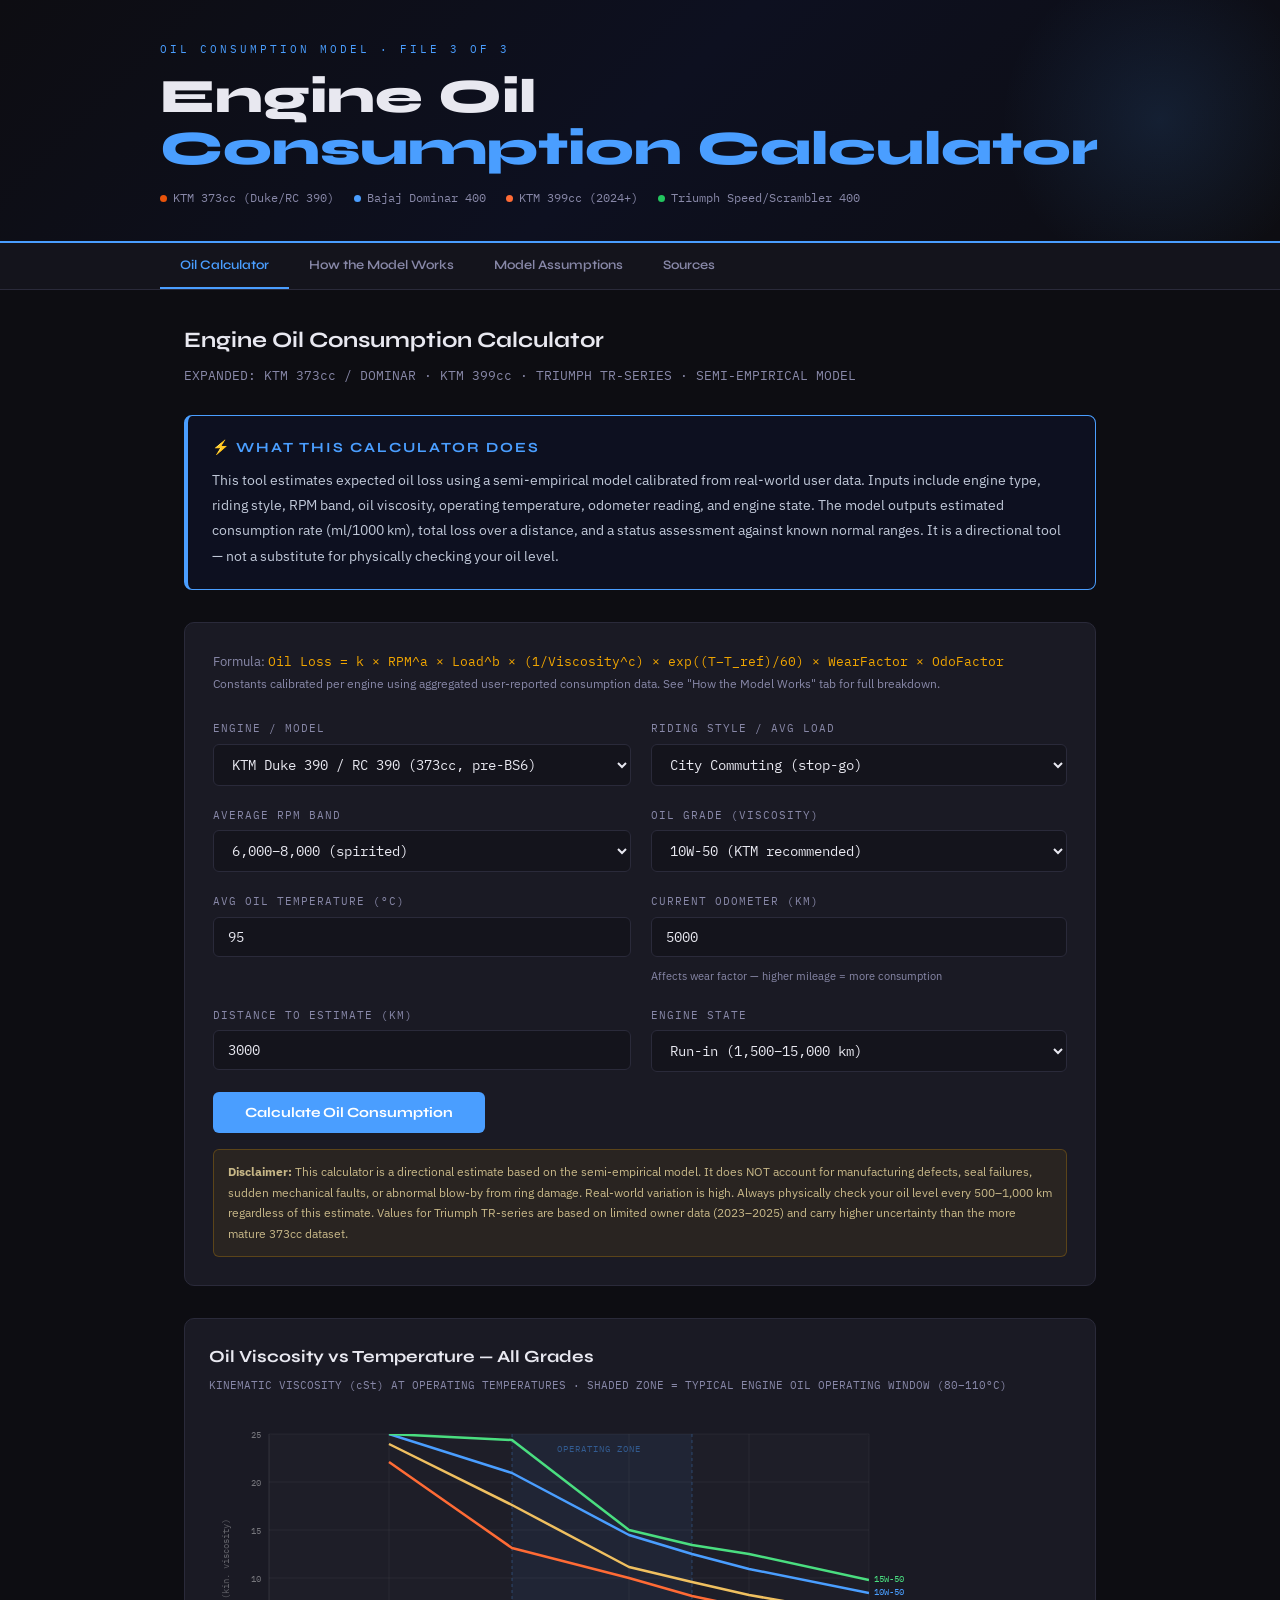
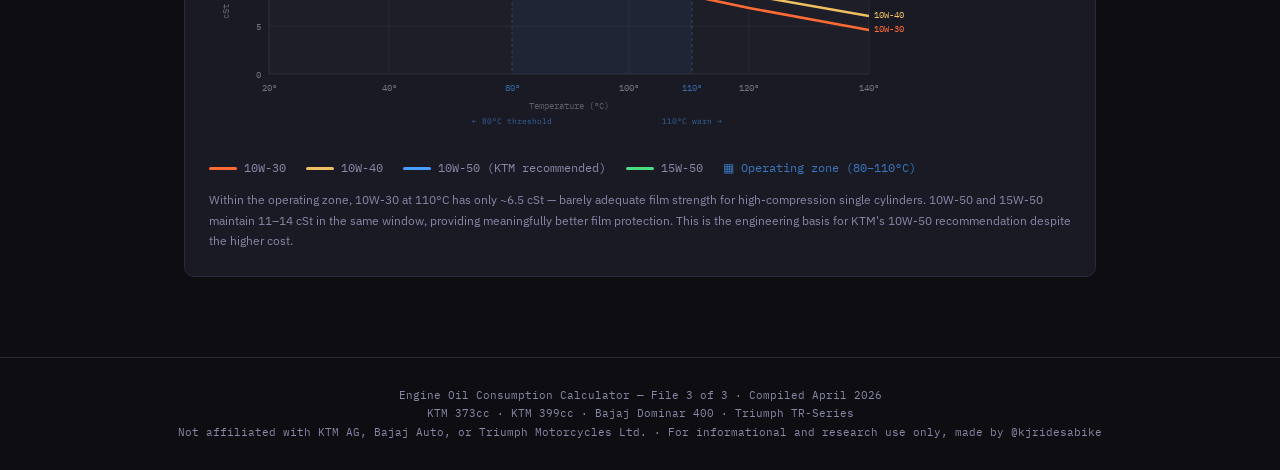
<file: Engine Oil consumption calculator/oil_consumption_calculator.html>
<!doctype html>
<html lang="en">
  <head>
    <meta charset="UTF-8" />
    <meta name="viewport" content="width=device-width, initial-scale=1.0" />
    <title>Engine Oil Consumption Calculator — KTM / Bajaj / Triumph</title>
    <link
      href="https://fonts.googleapis.com/css2?family=Syne:wght@400;600;700;800&family=IBM+Plex+Mono:wght@400;500&family=IBM+Plex+Sans:ital,wght@0,300;0,400;0,500;1,300&display=swap"
      rel="stylesheet"
    />
    <style>
      :root {
        --bg: #0d0d12;
        --surface: #14141c;
        --card: #1a1a24;
        --border: #2a2a3a;
        --accent: #4a9eff;
        --accent2: #f0a500;
        --accent3: #e8530a;
        --text: #e8e8f0;
        --muted: #8888a8;
        --danger: #ff4444;
        --warn: #f0a500;
        --good: #22c55e;
        --ktm: #e8530a;
        --dominar: #1a6ec5;
        --triumph: #22c55e;
        --ktm399: #ff6b35;
      }
      *,
      *::before,
      *::after {
        box-sizing: border-box;
        margin: 0;
        padding: 0;
      }
      html {
        scroll-behavior: smooth;
      }
      body {
        background: var(--bg);
        color: var(--text);
        font-family: "IBM Plex Sans", sans-serif;
        font-size: 15px;
        line-height: 1.7;
        min-height: 100vh;
      }

      .site-header {
        background: linear-gradient(
          135deg,
          #0d0d12 0%,
          #0d1020 50%,
          #0d0d12 100%
        );
        border-bottom: 2px solid var(--accent);
        padding: 40px 24px 32px;
        position: relative;
        overflow: hidden;
      }
      .site-header::before {
        content: "";
        position: absolute;
        top: -40px;
        right: -40px;
        width: 320px;
        height: 320px;
        background: radial-gradient(
          circle,
          rgba(74, 158, 255, 0.12) 0%,
          transparent 70%
        );
        pointer-events: none;
      }
      .header-inner {
        max-width: 960px;
        margin: 0 auto;
      }
      .header-label {
        font-family: "IBM Plex Mono", monospace;
        font-size: 11px;
        letter-spacing: 3px;
        color: var(--accent);
        text-transform: uppercase;
        margin-bottom: 12px;
      }
      .site-header h1 {
        font-family: "Syne", sans-serif;
        font-size: clamp(26px, 5vw, 48px);
        font-weight: 800;
        line-height: 1.1;
        margin-bottom: 12px;
      }
      .site-header h1 span {
        color: var(--accent);
      }
      .header-meta {
        font-family: "IBM Plex Mono", monospace;
        font-size: 12px;
        color: var(--muted);
        display: flex;
        flex-wrap: wrap;
        gap: 20px;
      }
      .header-meta span {
        display: flex;
        align-items: center;
        gap: 6px;
      }
      .dot {
        width: 7px;
        height: 7px;
        border-radius: 50%;
        display: inline-block;
      }

      .nav-wrap {
        background: var(--surface);
        border-bottom: 1px solid var(--border);
        position: sticky;
        top: 0;
        z-index: 100;
      }
      .nav-tabs {
        max-width: 960px;
        margin: 0 auto;
        display: flex;
        overflow-x: auto;
        -webkit-overflow-scrolling: touch;
        scrollbar-width: none;
      }
      .nav-tabs::-webkit-scrollbar {
        display: none;
      }
      .tab-btn {
        flex-shrink: 0;
        background: none;
        border: none;
        padding: 14px 20px;
        font-family: "Syne", sans-serif;
        font-size: 13px;
        font-weight: 600;
        color: var(--muted);
        cursor: pointer;
        border-bottom: 2px solid transparent;
        transition: all 0.2s;
        white-space: nowrap;
      }
      .tab-btn:hover {
        color: var(--text);
      }
      .tab-btn.active {
        color: var(--accent);
        border-bottom-color: var(--accent);
      }

      .main {
        max-width: 960px;
        margin: 0 auto;
        padding: 32px 24px;
      }
      .tab-panel {
        display: none;
      }
      .tab-panel.active {
        display: block;
        animation: fadeIn 0.3s ease;
      }
      @keyframes fadeIn {
        from {
          opacity: 0;
          transform: translateY(8px);
        }
        to {
          opacity: 1;
          transform: none;
        }
      }

      .section-title {
        font-family: "Syne", sans-serif;
        font-size: 22px;
        font-weight: 700;
        margin-bottom: 6px;
      }
      .section-sub {
        color: var(--muted);
        font-size: 13px;
        margin-bottom: 28px;
        font-family: "IBM Plex Mono", monospace;
      }

      .verdict-box {
        background: linear-gradient(135deg, #0d1020, #0d1020);
        border: 1px solid var(--accent);
        border-left: 4px solid var(--accent);
        border-radius: 8px;
        padding: 20px 24px;
        margin-bottom: 32px;
      }
      .verdict-box h3 {
        font-family: "Syne", sans-serif;
        font-size: 14px;
        font-weight: 700;
        text-transform: uppercase;
        letter-spacing: 2px;
        color: var(--accent);
        margin-bottom: 8px;
      }
      .verdict-box p {
        font-size: 14px;
        line-height: 1.8;
        color: #c0c8d8;
      }

      /* CALCULATOR */
      .calc-wrap {
        background: var(--card);
        border: 1px solid var(--border);
        border-radius: 10px;
        padding: 28px;
      }
      .calc-grid {
        display: grid;
        grid-template-columns: 1fr 1fr;
        gap: 20px;
      }
      @media (max-width: 600px) {
        .calc-grid {
          grid-template-columns: 1fr;
        }
      }
      .form-group {
        display: flex;
        flex-direction: column;
        gap: 6px;
      }
      .form-label {
        font-family: "IBM Plex Mono", monospace;
        font-size: 11px;
        text-transform: uppercase;
        letter-spacing: 1px;
        color: var(--muted);
      }
      .form-input,
      .form-select {
        background: var(--surface);
        border: 1px solid var(--border);
        border-radius: 6px;
        color: var(--text);
        padding: 10px 14px;
        font-family: "IBM Plex Mono", monospace;
        font-size: 14px;
        outline: none;
        transition: border-color 0.2s;
      }
      .form-input:focus,
      .form-select:focus {
        border-color: var(--accent);
      }
      .calc-btn {
        background: var(--accent);
        color: #fff;
        border: none;
        border-radius: 6px;
        padding: 12px 32px;
        font-family: "Syne", sans-serif;
        font-weight: 700;
        font-size: 14px;
        cursor: pointer;
        margin-top: 20px;
        transition: opacity 0.2s;
      }
      .calc-btn:hover {
        opacity: 0.88;
      }
      .result-box {
        background: var(--surface);
        border: 1px solid var(--border);
        border-radius: 8px;
        padding: 20px;
        margin-top: 24px;
        display: none;
      }
      .result-box.visible {
        display: block;
        animation: fadeIn 0.3s ease;
      }
      .result-row {
        display: flex;
        justify-content: space-between;
        align-items: center;
        padding: 8px 0;
        border-bottom: 1px solid var(--border);
      }
      .result-row:last-child {
        border-bottom: none;
      }
      .result-label {
        font-size: 13px;
        color: var(--muted);
      }
      .result-val {
        font-family: "IBM Plex Mono", monospace;
        font-size: 14px;
        font-weight: 500;
      }
      .result-val.warn {
        color: var(--warn);
      }
      .result-val.danger {
        color: var(--danger);
      }
      .result-val.good {
        color: var(--good);
      }
      .result-note {
        font-size: 12px;
        color: var(--muted);
        margin-top: 12px;
        padding-top: 12px;
        border-top: 1px solid var(--border);
        font-style: italic;
      }
      .calc-disclaimer {
        background: rgba(240, 165, 0, 0.07);
        border: 1px solid rgba(240, 165, 0, 0.25);
        border-radius: 6px;
        padding: 12px 14px;
        font-size: 12px;
        color: #c8b888;
        margin-top: 16px;
      }

      /* VISCOSITY CHART */
      .visc-chart-wrap {
        background: var(--card);
        border: 1px solid var(--border);
        border-radius: 10px;
        padding: 24px;
        margin-top: 32px;
      }
      .visc-chart-wrap h4 {
        font-family: "Syne", sans-serif;
        font-size: 17px;
        font-weight: 700;
        margin-bottom: 4px;
      }
      .visc-chart-sub {
        font-family: "IBM Plex Mono", monospace;
        font-size: 11px;
        color: var(--muted);
        margin-bottom: 20px;
      }
      .visc-legend {
        display: flex;
        gap: 20px;
        flex-wrap: wrap;
        margin-top: 16px;
        font-size: 12px;
        font-family: "IBM Plex Mono", monospace;
        color: var(--muted);
      }
      .visc-legend span {
        display: flex;
        align-items: center;
        gap: 7px;
      }
      .visc-legend-line {
        display: inline-block;
        width: 28px;
        height: 3px;
        border-radius: 2px;
      }

      /* ENGINE RATE TABLE */
      .rate-table {
        width: 100%;
        border-collapse: collapse;
        font-size: 13px;
        margin-top: 20px;
      }
      .rate-table th {
        background: rgba(255, 255, 255, 0.04);
        font-family: "IBM Plex Mono", monospace;
        font-size: 11px;
        text-transform: uppercase;
        letter-spacing: 1px;
        padding: 12px 14px;
        text-align: left;
        color: var(--muted);
        border-bottom: 1px solid var(--border);
      }
      .rate-table td {
        padding: 11px 14px;
        border-bottom: 1px solid rgba(255, 255, 255, 0.04);
        vertical-align: middle;
      }
      .rate-table tr:hover td {
        background: rgba(255, 255, 255, 0.02);
      }
      .rate-badge {
        display: inline-block;
        font-family: "IBM Plex Mono", monospace;
        font-size: 10px;
        padding: 2px 7px;
        border-radius: 3px;
        font-weight: 500;
      }

      /* ASSUMPTION ACCORDION */
      .assumption-list {
        display: flex;
        flex-direction: column;
        gap: 12px;
      }
      .assumption-item {
        background: var(--card);
        border: 1px solid var(--border);
        border-radius: 8px;
        overflow: hidden;
      }
      .assumption-q {
        padding: 14px 18px;
        font-size: 14px;
        font-weight: 500;
        cursor: pointer;
        display: flex;
        justify-content: space-between;
        align-items: center;
        gap: 12px;
      }
      .assumption-q:hover {
        background: rgba(255, 255, 255, 0.025);
      }
      .assumption-a {
        padding: 0 18px;
        max-height: 0;
        overflow: hidden;
        transition:
          max-height 0.35s ease,
          padding 0.25s;
        font-size: 13px;
        line-height: 1.8;
        color: #c0c0d0;
      }
      .assumption-a.open {
        max-height: 500px;
        padding: 0 18px 16px;
      }
      .assumption-a strong {
        color: var(--text);
      }

      /* SOURCES */
      .source-grid {
        display: grid;
        grid-template-columns: repeat(auto-fill, minmax(280px, 1fr));
        gap: 14px;
      }
      .source-card {
        background: var(--card);
        border: 1px solid var(--border);
        border-radius: 8px;
        padding: 16px;
        text-decoration: none;
        color: inherit;
        transition:
          border-color 0.2s,
          background 0.2s;
        display: block;
      }
      .source-card:hover {
        border-color: var(--accent);
        background: rgba(74, 158, 255, 0.04);
      }
      .source-type {
        font-family: "IBM Plex Mono", monospace;
        font-size: 10px;
        text-transform: uppercase;
        letter-spacing: 1px;
        margin-bottom: 6px;
      }
      .st-forum {
        color: var(--accent);
      }
      .st-official {
        color: var(--good);
      }
      .st-user {
        color: #cc88ff;
      }
      .st-academic {
        color: var(--accent2);
      }
      .source-card h4 {
        font-size: 13px;
        font-weight: 600;
        margin-bottom: 4px;
        line-height: 1.4;
      }
      .source-card p {
        font-size: 12px;
        color: var(--muted);
      }

      .formula-block {
        background: rgba(74, 158, 255, 0.07);
        border: 1px solid rgba(74, 158, 255, 0.25);
        border-radius: 8px;
        padding: 18px 20px;
        margin-bottom: 24px;
        font-family: "IBM Plex Mono", monospace;
        font-size: 13px;
        color: #8888ff;
        line-height: 2;
      }
      .formula-block .formula-main {
        font-size: 15px;
        color: var(--accent2);
        font-weight: 500;
        display: block;
        margin-bottom: 8px;
      }

      .doc-footer {
        border-top: 1px solid var(--border);
        padding: 28px 24px;
        text-align: center;
        font-family: "IBM Plex Mono", monospace;
        font-size: 11px;
        color: var(--muted);
        margin-top: 48px;
      }
    </style>
  </head>
  <body>
    <header class="site-header">
      <div class="header-inner">
        <div class="header-label">Oil Consumption Model · File 3 of 3</div>
        <h1>Engine Oil<br /><span>Consumption Calculator</span></h1>
        <div class="header-meta">
          <span
            ><span class="dot" style="background: var(--ktm)"></span> KTM 373cc
            (Duke/RC 390)</span
          >
          <span
            ><span class="dot" style="background: #4a9eff"></span> Bajaj Dominar
            400</span
          >
          <span
            ><span class="dot" style="background: var(--ktm399)"></span> KTM
            399cc (2024+)</span
          >
          <span
            ><span class="dot" style="background: var(--triumph)"></span>
            Triumph Speed/Scrambler 400</span
          >
        </div>
      </div>
    </header>

    <nav class="nav-wrap">
      <div class="nav-tabs">
        <button class="tab-btn active" onclick="switchTab('calculator')">
          Oil Calculator
        </button>
        <button class="tab-btn" onclick="switchTab('model')">
          How the Model Works
        </button>
        <button class="tab-btn" onclick="switchTab('assumptions')">
          Model Assumptions
        </button>
        <button class="tab-btn" onclick="switchTab('sources')">Sources</button>
      </div>
    </nav>

    <main class="main">
      <!-- CALCULATOR -->
      <section class="tab-panel active" id="panel-calculator">
        <div class="section-title">Engine Oil Consumption Calculator</div>
        <div class="section-sub">
          EXPANDED: KTM 373cc / DOMINAR · KTM 399cc · TRIUMPH TR-SERIES ·
          SEMI-EMPIRICAL MODEL
        </div>

        <div class="verdict-box">
          <h3>⚡ What This Calculator Does</h3>
          <p>
            This tool estimates expected oil loss using a semi-empirical model
            calibrated from real-world user data. Inputs include engine type,
            riding style, RPM band, oil viscosity, operating temperature,
            odometer reading, and engine state. The model outputs estimated
            consumption rate (ml/1000 km), total loss over a distance, and a
            status assessment against known normal ranges. It is a directional
            tool — not a substitute for physically checking your oil level.
          </p>
        </div>

        <div class="calc-wrap">
          <p style="font-size: 13px; color: var(--muted); margin-bottom: 24px">
            Formula:
            <span
              style="
                font-family: &quot;IBM Plex Mono&quot;, monospace;
                color: var(--accent2);
              "
              >Oil Loss = k × RPM^a × Load^b × (1/Viscosity^c) ×
              exp((T−T_ref)/60) × WearFactor × OdoFactor</span
            ><br />
            <span style="font-size: 12px"
              >Constants calibrated per engine using aggregated user-reported
              consumption data. See "How the Model Works" tab for full
              breakdown.</span
            >
          </p>
          <div class="calc-grid">
            <div class="form-group">
              <label class="form-label">Engine / Model</label>
              <select
                class="form-select"
                id="engine-model"
                onchange="updateModelDefaults()"
              >
                <option value="ktm373">
                  KTM Duke 390 / RC 390 (373cc, pre-BS6)
                </option>
                <option value="dominar">
                  Bajaj Dominar 400 (373cc, detuned)
                </option>
                <option value="ktm399">
                  KTM 390 Duke / Adventure (399cc, 2024+)
                </option>
                <option value="triumph">
                  Triumph Speed 400 / Scrambler 400X (TR-series)
                </option>
              </select>
            </div>
            <div class="form-group">
              <label class="form-label">Riding Style / Avg Load</label>
              <select class="form-select" id="riding-style">
                <option value="city">City Commuting (stop-go)</option>
                <option value="highway">Highway Cruising (~100 km/h)</option>
                <option value="mixed">Mixed (city + highway)</option>
                <option value="aggressive">Aggressive / Track Day</option>
              </select>
            </div>
            <div class="form-group">
              <label class="form-label">Average RPM Band</label>
              <select class="form-select" id="rpm-band">
                <option value="3000">3,000–4,000 (city low)</option>
                <option value="5000">4,000–6,000 (normal cruise)</option>
                <option value="7000" selected>6,000–8,000 (spirited)</option>
                <option value="9000">8,000–10,000 (track/aggressive)</option>
              </select>
            </div>
            <div class="form-group">
              <label class="form-label">Oil Grade (Viscosity)</label>
              <select class="form-select" id="oil-grade">
                <option value="10w30">10W-30 (low viscosity)</option>
                <option value="10w40">10W-40</option>
                <option value="10w50" selected>10W-50 (KTM recommended)</option>
                <option value="15w50">15W-50</option>
              </select>
            </div>
            <div class="form-group">
              <label class="form-label">Avg Oil Temperature (°C)</label>
              <input
                class="form-input"
                type="number"
                id="oil-temp"
                value="95"
                min="60"
                max="135"
              />
            </div>
            <div class="form-group">
              <label class="form-label">Current Odometer (km)</label>
              <input
                class="form-input"
                type="number"
                id="current-odo"
                value="5000"
                min="0"
                max="100000"
              />
              <small
                style="color: var(--muted); font-size: 11px; margin-top: 4px"
                >Affects wear factor — higher mileage = more consumption</small
              >
            </div>
            <div class="form-group">
              <label class="form-label">Distance to Estimate (km)</label>
              <input
                class="form-input"
                type="number"
                id="distance"
                value="3000"
                min="500"
                max="20000"
              />
            </div>
            <div class="form-group">
              <label class="form-label">Engine State</label>
              <select class="form-select" id="engine-state">
                <option value="new">New / Break-in (&lt;1,500 km)</option>
                <option value="run-in" selected>
                  Run-in (1,500–15,000 km)
                </option>
                <option value="mid">Mid-life (15,000–40,000 km)</option>
                <option value="aged">Aged / High mileage (40,000 km+)</option>
              </select>
            </div>
          </div>
          <button class="calc-btn" onclick="calculateOil()">
            Calculate Oil Consumption
          </button>
          <div class="result-box" id="result-box">
            <div id="results-inner"></div>
            <div class="result-note" id="result-note"></div>
          </div>
          <div class="calc-disclaimer">
            <strong>Disclaimer:</strong> This calculator is a directional
            estimate based on the semi-empirical model. It does NOT account for
            manufacturing defects, seal failures, sudden mechanical faults, or
            abnormal blow-by from ring damage. Real-world variation is high.
            Always physically check your oil level every 500–1,000 km regardless
            of this estimate. Values for Triumph TR-series are based on limited
            owner data (2023–2025) and carry higher uncertainty than the more
            mature 373cc dataset.
          </div>
        </div>

        <!-- VISCOSITY CHART -->
        <div class="visc-chart-wrap">
          <h4>Oil Viscosity vs Temperature — All Grades</h4>
          <div class="visc-chart-sub">
            KINEMATIC VISCOSITY (cSt) AT OPERATING TEMPERATURES · SHADED ZONE =
            TYPICAL ENGINE OIL OPERATING WINDOW (80–110°C)
          </div>
          <svg
            id="visc-svg"
            viewBox="0 0 700 320"
            xmlns="http://www.w3.org/2000/svg"
            style="
              font-family: &quot;IBM Plex Mono&quot;, monospace;
              width: 100%;
              max-width: 700px;
            "
          >
            <defs>
              <clipPath id="chart-clip">
                <rect x="60" y="20" width="600" height="240" />
              </clipPath>
            </defs>
            <rect
              x="60"
              y="20"
              width="600"
              height="240"
              fill="rgba(255,255,255,0.02)"
              rx="4"
            />
            <rect
              x="303"
              y="20"
              width="180"
              height="240"
              fill="rgba(74,158,255,0.06)"
              clip-path="url(#chart-clip)"
            />
            <text
              x="390"
              y="38"
              text-anchor="middle"
              fill="rgba(74,158,255,0.45)"
              font-size="9"
              letter-spacing="1"
            >
              OPERATING ZONE
            </text>
            <line
              x1="60"
              y1="260"
              x2="660"
              y2="260"
              stroke="rgba(255,255,255,0.08)"
              stroke-width="1"
            />
            <line
              x1="60"
              y1="212"
              x2="660"
              y2="212"
              stroke="rgba(255,255,255,0.05)"
              stroke-width="1"
            />
            <line
              x1="60"
              y1="164"
              x2="660"
              y2="164"
              stroke="rgba(255,255,255,0.05)"
              stroke-width="1"
            />
            <line
              x1="60"
              y1="116"
              x2="660"
              y2="116"
              stroke="rgba(255,255,255,0.05)"
              stroke-width="1"
            />
            <line
              x1="60"
              y1="68"
              x2="660"
              y2="68"
              stroke="rgba(255,255,255,0.05)"
              stroke-width="1"
            />
            <line
              x1="60"
              y1="20"
              x2="660"
              y2="20"
              stroke="rgba(255,255,255,0.05)"
              stroke-width="1"
            />
            <line
              x1="60"
              y1="20"
              x2="60"
              y2="260"
              stroke="rgba(255,255,255,0.1)"
              stroke-width="1"
            />
            <line
              x1="180"
              y1="20"
              x2="180"
              y2="260"
              stroke="rgba(255,255,255,0.05)"
              stroke-width="1"
            />
            <line
              x1="303"
              y1="20"
              x2="303"
              y2="260"
              stroke="rgba(74,158,255,0.3)"
              stroke-width="1"
              stroke-dasharray="3,3"
            />
            <line
              x1="420"
              y1="20"
              x2="420"
              y2="260"
              stroke="rgba(255,255,255,0.05)"
              stroke-width="1"
            />
            <line
              x1="483"
              y1="20"
              x2="483"
              y2="260"
              stroke="rgba(74,158,255,0.3)"
              stroke-width="1"
              stroke-dasharray="3,3"
            />
            <line
              x1="540"
              y1="20"
              x2="540"
              y2="260"
              stroke="rgba(255,255,255,0.05)"
              stroke-width="1"
            />
            <line
              x1="660"
              y1="20"
              x2="660"
              y2="260"
              stroke="rgba(255,255,255,0.05)"
              stroke-width="1"
            />
            <text
              x="52"
              y="264"
              text-anchor="end"
              fill="rgba(255,255,255,0.4)"
              font-size="9"
            >
              0
            </text>
            <text
              x="52"
              y="216"
              text-anchor="end"
              fill="rgba(255,255,255,0.4)"
              font-size="9"
            >
              5
            </text>
            <text
              x="52"
              y="168"
              text-anchor="end"
              fill="rgba(255,255,255,0.4)"
              font-size="9"
            >
              10
            </text>
            <text
              x="52"
              y="120"
              text-anchor="end"
              fill="rgba(255,255,255,0.4)"
              font-size="9"
            >
              15
            </text>
            <text
              x="52"
              y="72"
              text-anchor="end"
              fill="rgba(255,255,255,0.4)"
              font-size="9"
            >
              20
            </text>
            <text
              x="52"
              y="24"
              text-anchor="end"
              fill="rgba(255,255,255,0.4)"
              font-size="9"
            >
              25
            </text>
            <text
              x="20"
              y="155"
              text-anchor="middle"
              fill="rgba(255,255,255,0.3)"
              font-size="9"
              transform="rotate(-90,20,155)"
            >
              cSt (kin. viscosity)
            </text>
            <text
              x="60"
              y="277"
              text-anchor="middle"
              fill="rgba(255,255,255,0.4)"
              font-size="9"
            >
              20°
            </text>
            <text
              x="180"
              y="277"
              text-anchor="middle"
              fill="rgba(255,255,255,0.4)"
              font-size="9"
            >
              40°
            </text>
            <text
              x="303"
              y="277"
              text-anchor="middle"
              fill="rgba(74,158,255,0.6)"
              font-size="9"
            >
              80°
            </text>
            <text
              x="420"
              y="277"
              text-anchor="middle"
              fill="rgba(255,255,255,0.4)"
              font-size="9"
            >
              100°
            </text>
            <text
              x="483"
              y="277"
              text-anchor="middle"
              fill="rgba(74,158,255,0.6)"
              font-size="9"
            >
              110°
            </text>
            <text
              x="540"
              y="277"
              text-anchor="middle"
              fill="rgba(255,255,255,0.4)"
              font-size="9"
            >
              120°
            </text>
            <text
              x="660"
              y="277"
              text-anchor="middle"
              fill="rgba(255,255,255,0.4)"
              font-size="9"
            >
              140°
            </text>
            <text
              x="360"
              y="295"
              text-anchor="middle"
              fill="rgba(255,255,255,0.3)"
              font-size="9"
            >
              Temperature (°C)
            </text>
            <polyline
              points="180,48 303,134 420,164 483,182 540,194 660,216"
              fill="none"
              stroke="#ff6b35"
              stroke-width="2.5"
              stroke-linejoin="round"
              clip-path="url(#chart-clip)"
            />
            <polyline
              points="180,30 303,91 420,153 483,168 540,181 660,202"
              fill="none"
              stroke="#f0c060"
              stroke-width="2.5"
              stroke-linejoin="round"
              clip-path="url(#chart-clip)"
            />
            <polyline
              points="180,20 303,59 420,121 483,140 540,155 660,179"
              fill="none"
              stroke="#4a9eff"
              stroke-width="2.5"
              stroke-linejoin="round"
              clip-path="url(#chart-clip)"
            />
            <polyline
              points="180,20 303,26 420,116 483,131 540,140 660,166"
              fill="none"
              stroke="#4ade80"
              stroke-width="2.5"
              stroke-linejoin="round"
              clip-path="url(#chart-clip)"
            />
            <text x="665" y="218" fill="#ff6b35" font-size="9">10W-30</text>
            <text x="665" y="204" fill="#f0c060" font-size="9">10W-40</text>
            <text x="665" y="181" fill="#4a9eff" font-size="9">10W-50</text>
            <text x="665" y="168" fill="#4ade80" font-size="9">15W-50</text>
            <text
              x="303"
              y="310"
              text-anchor="middle"
              fill="rgba(74,158,255,0.55)"
              font-size="8"
            >
              ← 80°C threshold
            </text>
            <text
              x="483"
              y="310"
              text-anchor="middle"
              fill="rgba(74,158,255,0.55)"
              font-size="8"
            >
              110°C warn →
            </text>
          </svg>
          <div class="visc-legend">
            <span
              ><span class="visc-legend-line" style="background: #ff6b35"></span
              >10W-30</span
            >
            <span
              ><span class="visc-legend-line" style="background: #f0c060"></span
              >10W-40</span
            >
            <span
              ><span class="visc-legend-line" style="background: #4a9eff"></span
              >10W-50 (KTM recommended)</span
            >
            <span
              ><span class="visc-legend-line" style="background: #4ade80"></span
              >15W-50</span
            >
            <span style="color: rgba(74, 158, 255, 0.7)"
              >▦ Operating zone (80–110°C)</span
            >
          </div>
          <p
            style="
              font-size: 12px;
              color: var(--muted);
              margin-top: 12px;
              line-height: 1.7;
            "
          >
            Within the operating zone, 10W-30 at 110°C has only ~6.5 cSt —
            barely adequate film strength for high-compression single cylinders.
            10W-50 and 15W-50 maintain 11–14 cSt in the same window, providing
            meaningfully better film protection. This is the engineering basis
            for KTM's 10W-50 recommendation despite the higher cost.
          </p>
        </div>
      </section>

      <!-- HOW THE MODEL WORKS -->
      <section class="tab-panel" id="panel-model">
        <div class="section-title">How the Model Works</div>
        <div class="section-sub">
          SEMI-EMPIRICAL OIL CONSUMPTION MODEL — METHODOLOGY & CALIBRATION
        </div>

        <div class="verdict-box">
          <h3>⚡ Model Philosophy</h3>
          <p>
            The model is semi-empirical: physically motivated equations with
            constants calibrated from real-world user data. It is suitable for
            <em>directional comparison</em> — KTM vs Dominar; city vs highway;
            oil grade effects — not for exact prediction. Engine condition, ring
            wear, and manufacturing variance mean actual consumption can deviate
            significantly from model output.
          </p>
        </div>

        <div class="formula-block">
          <span class="formula-main"
            >Oil_loss (ml/1000km) = Base_k × RPM_Factor × Load_Factor ×
            Visc_Factor × Temp_Factor × Wear_Factor × Odo_Factor</span
          >
          <span
            >Where each factor = 1.0 at the reference condition (spirited RPM
            ~7000, mixed riding, 10W-50, 95°C, run-in state, 5,000 km odo)</span
          >
        </div>

        <table class="rate-table">
          <thead>
            <tr>
              <th>Engine</th>
              <th>Base Rate k (ml/1000km)</th>
              <th>Normal Max</th>
              <th>Warn Max</th>
              <th>Oil Capacity</th>
              <th>Calibration Basis</th>
            </tr>
          </thead>
          <tbody>
            <tr>
              <td><strong style="color: #ff8855">KTM 373cc</strong></td>
              <td>
                <span
                  class="rate-badge"
                  style="background: rgba(232, 83, 10, 0.15); color: #ff8855"
                  >75 ml</span
                >
              </td>
              <td>100 ml/1000km</td>
              <td>200 ml/1000km</td>
              <td>1,600 ml</td>
              <td>Forum data clusters; KTM India circular</td>
            </tr>
            <tr>
              <td><strong style="color: #70b0ff">Dominar 400</strong></td>
              <td>
                <span
                  class="rate-badge"
                  style="background: rgba(26, 110, 197, 0.15); color: #70b0ff"
                  >35 ml</span
                >
              </td>
              <td>60 ml/1000km</td>
              <td>120 ml/1000km</td>
              <td>1,600 ml</td>
              <td>xBhp ownership threads; BikeWale reviews</td>
            </tr>
            <tr>
              <td><strong style="color: #ff9966">KTM 399cc</strong></td>
              <td>
                <span
                  class="rate-badge"
                  style="background: rgba(255, 107, 53, 0.15); color: #ff9966"
                  >55 ml</span
                >
              </td>
              <td>80 ml/1000km</td>
              <td>160 ml/1000km</td>
              <td>1,700 ml</td>
              <td>Limited 2024–2025 data; extrapolated from 373cc</td>
            </tr>
            <tr>
              <td><strong style="color: #4ade80">Triumph TR-Series</strong></td>
              <td>
                <span
                  class="rate-badge"
                  style="background: rgba(34, 197, 94, 0.15); color: #4ade80"
                  >28 ml</span
                >
              </td>
              <td>50 ml/1000km</td>
              <td>100 ml/1000km</td>
              <td>2,000 ml</td>
              <td>Triumph 400 Forum; Team-BHP owner reports 2023–2025</td>
            </tr>
          </tbody>
        </table>

        <div style="margin-top: 28px">
          <div
            class="section-title"
            style="font-size: 18px; margin-bottom: 8px"
          >
            Factor Breakdown
          </div>
          <div class="section-sub">HOW EACH INPUT MULTIPLIER IS CALCULATED</div>

          <div
            class="verdict-box"
            style="border-color: rgba(74, 158, 255, 0.4)"
          >
            <h3 style="color: var(--accent)">RPM Factor</h3>
            <p>
              RPM directly controls piston velocity. Higher piston speed
              increases the gap between rings and cylinder wall during the power
              stroke, allowing more blow-by of combustion gases and oil
              vapor.<br /><br />
              <strong>Formula:</strong>
              <code
                style="
                  font-family: &quot;IBM Plex Mono&quot;, monospace;
                  color: var(--accent2);
                "
                >RPM_Factor = (RPM_input / 7000)^1.6</code
              ><br />
              At 7000 RPM → factor = 1.0 (reference). At 9000 RPM → factor ≈
              1.54. At 5000 RPM → factor ≈ 0.64.
            </p>
          </div>

          <div class="verdict-box" style="border-color: rgba(240, 165, 0, 0.4)">
            <h3 style="color: var(--accent2)">Load Factor (Riding Style)</h3>
            <p>
              Load = ratio of actual engine output to maximum possible output.
              City riding at moderate throttle = ~25–40% load. Highway =
              ~30–50%. Aggressive/track = 70–100%.<br /><br />
              <strong>Load map:</strong> City = 0.30 · Highway = 0.42 · Mixed =
              0.36 (reference) · Aggressive = 0.78<br />
              <strong>Formula:</strong>
              <code
                style="
                  font-family: &quot;IBM Plex Mono&quot;, monospace;
                  color: var(--accent2);
                "
                >Load_Factor = (load / 0.36)^0.85</code
              >
            </p>
          </div>

          <div
            class="verdict-box"
            style="border-color: rgba(74, 158, 255, 0.4)"
          >
            <h3 style="color: var(--accent)">Viscosity Factor</h3>
            <p>
              Thinner oils (lower viscosity) have weaker film strength. At high
              temperatures, 10W-30 thins further than 15W-50, allowing more oil
              to pass piston rings. Multiple KTM 390 users correlated Motul 7100
              (a fully-synthetic, lower-viscosity product) with higher
              consumption.<br /><br />
              <strong>Viscosity map (cSt @ 80°C):</strong> 10W-30 = 10.5 ·
              10W-40 = 14.2 · 10W-50 = 17.8 (reference) · 15W-50 = 19.5<br />
              <strong>Formula:</strong>
              <code
                style="
                  font-family: &quot;IBM Plex Mono&quot;, monospace;
                  color: var(--accent2);
                "
                >Visc_Factor = (17.8 / visc)^0.55</code
              >
            </p>
          </div>

          <div class="verdict-box" style="border-color: rgba(240, 165, 0, 0.4)">
            <h3 style="color: var(--accent2)">Temperature Factor</h3>
            <p>
              Higher oil temperatures reduce film strength and increase oil
              vapor pressure, both contributing to higher combustion-chamber oil
              entry.<br /><br />
              <strong>Reference:</strong> 95°C → factor = 1.0<br />
              <strong>Formula:</strong>
              <code
                style="
                  font-family: &quot;IBM Plex Mono&quot;, monospace;
                  color: var(--accent2);
                "
                >Temp_Factor = exp((T_input − 95) / 60)</code
              ><br />
              At 120°C → factor ≈ 1.51. At 75°C → factor ≈ 0.72.
            </p>
          </div>

          <div
            class="verdict-box"
            style="border-color: rgba(74, 158, 255, 0.4)"
          >
            <h3 style="color: var(--accent)">Wear Factor (Engine State)</h3>
            <p>
              New engines have tighter tolerances but rings are still seating;
              aged engines have worn rings and looser tolerances. Both extremes
              increase consumption vs a well-run-in engine.<br /><br />
              <strong>Map:</strong> New/break-in = 1.30 · Run-in = 1.00
              (reference) · Mid-life = 1.22 · Aged = 1.60
            </p>
          </div>

          <div class="verdict-box" style="border-color: rgba(240, 165, 0, 0.4)">
            <h3 style="color: var(--accent2)">Odometer Factor</h3>
            <p>
              A continuous wear nudge that increases consumption with cumulative
              mileage, independent of engine state classification. Captures
              progressive wear at bore, rings, and valve stems.<br /><br />
              <strong>Formula:</strong>
              <code
                style="
                  font-family: &quot;IBM Plex Mono&quot;, monospace;
                  color: var(--accent2);
                "
                >Odo_Factor = 1.0 + min(0.30, odometer_km / 300,000)</code
              ><br />
              At 0 km → 1.0. At 30,000 km → 1.10. At 90,000 km → 1.30 (maximum
              +30%).
            </p>
          </div>
        </div>
      </section>

      <!-- ASSUMPTIONS -->
      <section class="tab-panel" id="panel-assumptions">
        <div class="section-title">Model Assumptions & Known Limitations</div>
        <div class="section-sub">
          FROM THE OIL CONSUMPTION MODEL METHODOLOGY — VERIFIED APRIL 2026
        </div>

        <div class="verdict-box">
          <h3>⚡ About This Model</h3>
          <p>
            The oil consumption model is semi-empirical: physically motivated
            but with constants calibrated from real-world user data. It is
            suitable for directional comparison (KTM vs Dominar; city vs
            highway; oil grade effects) — not for exact prediction. Engine
            condition, ring wear, and manufacturing variance mean actual
            consumption can deviate significantly from model output.
          </p>
        </div>

        <div class="assumption-list">
          <div class="assumption-item">
            <div class="assumption-q" onclick="toggleAssumption(this)">
              Why does the model use RPM as a primary variable?<span
                style="color: var(--muted); font-size: 18px"
                >+</span
              >
            </div>
            <div class="assumption-a">
              RPM directly controls piston velocity. Higher piston speed
              increases the gap between rings and cylinder wall during the power
              stroke, allowing more blow-by of combustion gases and oil vapor.
              On the 373cc platform, aggressive high-RPM use (8,000–10,000 RPM
              on KTM 390) exacerbates this far beyond what a commuter
              single-cylinder sees. The model uses RPM^a where 'a' (= 1.6) is
              empirically fitted from user-reported data across riding styles.
            </div>
          </div>
          <div class="assumption-item">
            <div class="assumption-q" onclick="toggleAssumption(this)">
              What is "Load" in this context, and how is it estimated?<span
                style="color: var(--muted); font-size: 18px"
                >+</span
              >
            </div>
            <div class="assumption-a">
              Load = ratio of actual engine output to maximum possible output.
              City riding at moderate throttle = ~25–40% load. Highway cruising
              at steady speed = ~30–50%. Aggressive / track riding = 70–100%.
              The model approximates this from riding style classification. Real
              load measurement requires a dyno or instrumented ECU data. The
              model assumes load reflects average sustained load, not peak
              momentary values.
            </div>
          </div>
          <div class="assumption-item">
            <div class="assumption-q" onclick="toggleAssumption(this)">
              Why does viscosity affect oil consumption?<span
                style="color: var(--muted); font-size: 18px"
                >+</span
              >
            </div>
            <div class="assumption-a">
              Thinner oils (lower viscosity) have weaker film strength. At high
              temperatures, a 10W-30 oil thins further than a 15W-50, allowing
              more oil to pass piston rings and enter the combustion chamber.
              Additionally, thinner fully-synthetic oils (like Motul 7100) have
              been reported by multiple KTM 390 users as correlating with higher
              consumption — either due to film thinning or thermal evaporation
              of lighter base stock fractions. The model applies a
              (1/Viscosity^c) factor to reflect this.
            </div>
          </div>
          <div class="assumption-item">
            <div class="assumption-q" onclick="toggleAssumption(this)">
              What does the engine-specific constant 'k' represent?<span
                style="color: var(--muted); font-size: 18px"
                >+</span
              >
            </div>
            <div class="assumption-a">
              'k' captures all engine-specific factors not explicitly modeled:
              compression ratio, ring seal quality, combustion chamber design,
              valve stem seal condition, and tuning aggressiveness. KTM 390 is
              assigned a higher k (75) than Dominar 400 (35) because its
              aggressive tune, higher compression, and redline targets create
              more blow-by opportunity. The Dominar 400 has the same block but a
              lower k due to its detuned state. In real calibration, k would be
              fit using regression against collected user data (oil consumed
              over known distance at known conditions).
            </div>
          </div>
          <div class="assumption-item">
            <div class="assumption-q" onclick="toggleAssumption(this)">
              What does the model NOT capture?<span
                style="color: var(--muted); font-size: 18px"
                >+</span
              >
            </div>
            <div class="assumption-a">
              <strong>Manufacturing tolerances:</strong> A bike with looser ring
              fit from the factory will consume more oil regardless of riding
              style. <strong>Sudden failures:</strong> Water pump seal failure,
              gasket failure, or piston ring damage create step-change increases
              the steady-state model cannot predict.
              <strong>External leaks:</strong> Crankcase gasket seeps, oil
              cooler leaks, and rocker cover leaks are not included.
              <strong>Altitude and humidity:</strong> These affect combustion
              efficiency and oil film behavior.
              <strong>Engine age and cumulative wear:</strong> Partially
              captured by Odo_Factor, but not with precision.
            </div>
          </div>
          <div class="assumption-item">
            <div class="assumption-q" onclick="toggleAssumption(this)">
              Why is the 300–500 ml / 1,000 km figure reported by some users so
              much higher than the model suggests?<span
                style="color: var(--muted); font-size: 18px"
                >+</span
              >
            </div>
            <div class="assumption-a">
              Cases of 300–500 ml per 1,000 km almost certainly indicate a
              mechanical fault beyond normal ring blow-by. Likely culprits:
              failing valve stem seals allowing oil to drain into the combustion
              chamber when the engine is off (explains higher consumption on
              restarts); crankcase breather hose overflow depositing oil into
              the airbox; early-stage ring damage from coolant contamination; or
              an incipient water pump seal failure introducing coolant that
              displaces the oil level reading. These are failures, not normal
              consumption, and should be investigated as warranty/service
              issues.
            </div>
          </div>
          <div class="assumption-item">
            <div class="assumption-q" onclick="toggleAssumption(this)">
              Is KTM's "100–200 ml / 1,000 km is acceptable" claim
              defensible?<span style="color: var(--muted); font-size: 18px"
                >+</span
              >
            </div>
            <div class="assumption-a">
              This is disputed. For a high-performance 373cc single operating at
              8,000–9,000 RPM frequently, 100 ml per 1,000 km may be defensible
              at the upper limit of "acceptable" per most manufacturer standards
              (roughly 1 qt per 1,500 miles is the Bell Performance industry
              reference). However, 200 ml per 1,000 km starts to approach the
              outer limit of what industry standards consider acceptable even
              for performance engines. The fact that KTM had to issue a circular
              specifically about this suggests the rate exceeded what owners
              expected — pointing to either a manufacturing variance issue or a
              tuning decision that should have come with better owner
              communication. Veteran KTM mechanics from outside India report far
              lower consumption (under 100 ml per 7,500 km) on well-maintained
              Gen 1 bikes, supporting the argument that post-2019 bikes have a
              genuine piston ring / engine design issue.
            </div>
          </div>
          <div class="assumption-item">
            <div class="assumption-q" onclick="toggleAssumption(this)">
              How confident are the Triumph TR-series values?<span
                style="color: var(--muted); font-size: 18px"
                >+</span
              >
            </div>
            <div class="assumption-a">
              The Triumph TR-series (2023 onwards) has a much shorter on-road
              history than the KTM 373cc platform, and fewer high-mileage units
              exist as reference. The base rate of 28 ml/1000km and the
              normalMax of 50 ml/1000km are extrapolated from Triumph 400 Forum
              and Team-BHP owner reports (2023–2025). These values carry higher
              uncertainty than the 373cc dataset, which benefits from years of
              accumulated forum data across thousands of owners. As more
              TR-series bikes reach 30,000–50,000 km, these calibration figures
              should be revisited.
            </div>
          </div>
        </div>
      </section>

      <!-- SOURCES -->
      <section class="tab-panel" id="panel-sources">
        <div class="section-title">Sources & References</div>
        <div class="section-sub">
          MODEL CALIBRATION DATA SOURCES — ALL CLAIMS ARE TRACEABLE
        </div>

        <p style="font-size: 13px; color: var(--muted); margin-bottom: 24px">
          The oil consumption model constants are calibrated from the following
          sources. Forum reports across multiple independent communities provide
          the primary evidence base. Technical background on viscosity and
          engine oil film behavior comes from industry standards literature.
        </p>

        <div class="section-title" style="font-size: 17px; margin-bottom: 12px">
          Primary Data Sources (Model Calibration)
        </div>
        <div class="source-grid">
          <a
            class="source-card"
            href="https://www.rc390-forum.com/threads/oil-disapearing.3869/"
            target="_blank"
            ><div class="source-type st-forum">User Forum</div>
            <h4>RC390 Forum — "Oil Disappearing"</h4>
            <p>
              Primary source for KTM 373cc k = 75; 150–200ml / 1,000 km cluster
              post-2019; piston design discussion
            </p></a
          >
          <a
            class="source-card"
            href="https://www.ktmduke390forum.com/threads/duke-390-consumes-too-much-oil.47957/"
            target="_blank"
            ><div class="source-type st-forum">User Forum</div>
            <h4>Duke 390 Forum — "Too Much Oil"</h4>
            <p>
              KTM India circular (100–200ml/1000km cited); Motul 7100 viscosity
              correlation; basis for normalMax = 100
            </p></a
          >
          <a
            class="source-card"
            href="https://www.ktmduke390forum.com/threads/duke-390-consuming-a-crazy-amount-of-oil.47548/"
            target="_blank"
            ><div class="source-type st-forum">User Forum</div>
            <h4>Duke 390 Forum — "Crazy Amount of Oil"</h4>
            <p>
              2024 model: 500ml in 3,000 km — classified as fault, not normal;
              informs warnMax = 200
            </p></a
          >
          <a
            class="source-card"
            href="https://www.ktmforums.com/threads/ktm-390-adv-high-oil-consumption-or-engine-issues.138501/"
            target="_blank"
            ><div class="source-type st-forum">User Forum</div>
            <h4>KTM Forums — ADV High Oil Consumption</h4>
            <p>
              Progressive consumption pattern; 62,000 km owner report; long-term
              k calibration reference
            </p></a
          >
          <a
            class="source-card"
            href="https://www.xbhp.com/talkies/motorcycle-ownership-experiences/33093-bajaj-dominar-400-ownership-experience-thread/page610"
            target="_blank"
            ><div class="source-type st-forum">User Forum</div>
            <h4>xBhp — Dominar 400 Ownership Thread</h4>
            <p>
              Lower consumption reports vs KTM; basis for Dominar k = 35 (lower
              than KTM despite same block)
            </p></a
          >
          <a
            class="source-card"
            href="https://www.bikewale.com/bajaj-bikes/dominar-400/reviews/"
            target="_blank"
            ><div class="source-type st-user">User Reviews</div>
            <h4>BikeWale — Dominar 400 Reviews</h4>
            <p>
              Real-world Dominar oil usage reports; corroborates lower
              consumption vs KTM 390
            </p></a
          >
          <a
            class="source-card"
            href="https://www.triumph400forum.com/threads/engine-stalling-problem.653/"
            target="_blank"
            ><div class="source-type st-forum">User Forum</div>
            <h4>Triumph 400 Forum — General Thread</h4>
            <p>
              Triumph TR-series oil consumption references; basis for k = 28 and
              normalMax = 50 calibration
            </p></a
          >
          <a
            class="source-card"
            href="https://www.team-bhp.com/news/why-i-did-preventive-maintenance-my-triumph-speed-400-4500-km"
            target="_blank"
            ><div class="source-type st-user">Team-BHP</div>
            <h4>Team-BHP — Speed 400 at 4,500 km Service</h4>
            <p>
              Motul 7100 10W50 usage; oil level observations; corroborates
              Triumph lower consumption profile
            </p></a
          >
        </div>

        <div class="section-title" style="font-size: 17px; margin: 28px 0 12px">
          Technical Background Sources
        </div>
        <div class="source-grid">
          <a
            class="source-card"
            href="https://www.ktmduke390forum.com/threads/water-pump-oil-seals-and-reusing-gaskets.44359/"
            target="_blank"
            ><div class="source-type st-forum">User Forum</div>
            <h4>Duke 390 Forum — Water Pump Seals</h4>
            <p>
              Confirms coolant-in-oil as distinct failure mode vs ring blow-by;
              important for model limitations section
            </p></a
          >
          <a
            class="source-card"
            href="https://press.ktm.com/news-recall-of-2024-2026-ktm-390-duke-and-2025-2026-ktm-390-enduro-r-smc-r-adventure-r-and-adventure-x-update-of-engine-control-unit-software"
            target="_blank"
            ><div class="source-type st-official">Official — KTM Press</div>
            <h4>KTM Press Release — Global 399cc Recall</h4>
            <p>
              399cc engine official confirmation; used for model scoping of
              399cc dataset vs 373cc
            </p></a
          >
          <a
            class="source-card"
            href="https://www.triumphmotorcycles.com/motorcycles/classic/speed-400/reasons-to-ride/engine"
            target="_blank"
            ><div class="source-type st-official">Official</div>
            <h4>Triumph Motorcycles — Speed 400 Engine Page</h4>
            <p>
              TR-Series official oil capacity (2.0L); finger-follower
              valvetrain; service interval (16,000 km)
            </p></a
          >
          <a
            class="source-card"
            href="https://en.wikipedia.org/wiki/KTM_390_series"
            target="_blank"
            ><div class="source-type st-forum">Wikipedia</div>
            <h4>KTM 390 Series — Wikipedia</h4>
            <p>
              Engine displacement, compression ratio, oil capacity specs used
              for model parameterization
            </p></a
          >
        </div>

        <div
          class="verdict-box"
          style="margin-top: 28px; border-color: var(--muted)"
        >
          <h3 style="color: var(--muted)">
            MODEL CALIBRATION METHODOLOGY NOTE
          </h3>
          <p>
            In the absence of controlled laboratory measurements, the model
            constants (k, exponents a, b, c) are calibrated by fitting the
            model's output to clusters of user-reported consumption rates. The
            approach is: identify a "normal" cluster of reported values at known
            riding conditions → treat this as the reference point → calibrate
            constants to reproduce this cluster. This is a recognized approach
            for semi-empirical engineering models when first-principles data is
            unavailable. The model should be recalibrated when larger controlled
            datasets become available.
          </p>
        </div>
      </section>
    </main>

    <footer class="doc-footer">
      Engine Oil Consumption Calculator — File 3 of 3 · Compiled April 2026<br />
      KTM 373cc · KTM 399cc · Bajaj Dominar 400 · Triumph TR-Series<br />
      Not affiliated with KTM AG, Bajaj Auto, or Triumph Motorcycles Ltd. · For
      informational and research use only, made by @kjridesabike
    </footer>

    <script>
      function switchTab(id) {
        document
          .querySelectorAll(".tab-panel")
          .forEach((p) => p.classList.remove("active"));
        document
          .querySelectorAll(".tab-btn")
          .forEach((b) => b.classList.remove("active"));
        document.getElementById("panel-" + id).classList.add("active");
        event.currentTarget.classList.add("active");
      }

      function toggleAssumption(q) {
        const a = q.nextElementSibling;
        const icon = q.querySelector("span");
        const isOpen = a.classList.contains("open");
        document
          .querySelectorAll(".assumption-a")
          .forEach((el) => el.classList.remove("open"));
        document
          .querySelectorAll(".assumption-q span")
          .forEach((el) => (el.textContent = "+"));
        if (!isOpen) {
          a.classList.add("open");
          icon.textContent = "−";
        }
      }

      function updateModelDefaults() {
        const model = document.getElementById("engine-model").value;
        const oilGradeEl = document.getElementById("oil-grade");
        const tempEl = document.getElementById("oil-temp");
        if (model === "triumph") {
          oilGradeEl.value = "10w40";
          tempEl.value = "88";
        } else if (model === "ktm399") {
          oilGradeEl.value = "10w50";
          tempEl.value = "97";
        } else if (model === "ktm373") {
          oilGradeEl.value = "10w50";
          tempEl.value = "98";
        } else {
          oilGradeEl.value = "10w50";
          tempEl.value = "92";
        }
      }

      function calculateOil() {
        const model = document.getElementById("engine-model").value;
        const style = document.getElementById("riding-style").value;
        const rpmBand = parseInt(document.getElementById("rpm-band").value);
        const oilGrade = document.getElementById("oil-grade").value;
        const temp = parseFloat(document.getElementById("oil-temp").value);
        const distance = parseFloat(document.getElementById("distance").value);
        const currentOdo = parseFloat(
          document.getElementById("current-odo").value,
        );
        const engineState = document.getElementById("engine-state").value;

        const engineBase = {
          ktm373: {
            base: 75,
            capacity: 1600,
            name: "KTM Duke/RC 390 (373cc)",
            normalMax: 100,
            warnMax: 200,
          },
          dominar: {
            base: 35,
            capacity: 1600,
            name: "Bajaj Dominar 400",
            normalMax: 60,
            warnMax: 120,
          },
          ktm399: {
            base: 55,
            capacity: 1700,
            name: "KTM 390 (399cc, 2024+)",
            normalMax: 80,
            warnMax: 160,
          },
          triumph: {
            base: 28,
            capacity: 2000,
            name: "Triumph Speed/Scrambler 400",
            normalMax: 50,
            warnMax: 100,
          },
        };
        const p = engineBase[model];

        const rpmRef = 7000;
        const rpmFactor = Math.pow(rpmBand / rpmRef, 1.6);

        const loadMap = {
          city: 0.3,
          highway: 0.42,
          mixed: 0.36,
          aggressive: 0.78,
        };
        const load = loadMap[style];
        const loadFactor = Math.pow(load / 0.36, 0.85);

        const viscMap = {
          "10w30": 10.5,
          "10w40": 14.2,
          "10w50": 17.8,
          "15w50": 19.5,
        };
        const visc = viscMap[oilGrade];
        const viscFactor = Math.pow(17.8 / visc, 0.55);

        const tempFactor = Math.exp((temp - 95) / 60);

        const wearMap = { new: 1.3, "run-in": 1.0, mid: 1.22, aged: 1.6 };
        const wearFactor = wearMap[engineState];

        const odoFactor = 1.0 + Math.min(0.3, currentOdo / 300000);

        const per_1000 =
          p.base *
          rpmFactor *
          loadFactor *
          viscFactor *
          tempFactor *
          wearFactor *
          odoFactor;
        const total_ml = per_1000 * (distance / 1000);

        const refillAt = p.capacity * 0.35;
        const topUps = Math.max(0, Math.floor(total_ml / refillAt));
        const checkEvery = Math.min(
          1000,
          Math.round(((refillAt / per_1000) * 1000) / 100) * 100,
        );

        let statusClass = "good";
        let statusText = "✓ Within normal range";
        if (per_1000 > p.warnMax) {
          statusClass = "danger";
          statusText = "✗ ABNORMAL — inspect mechanically";
        } else if (per_1000 > p.normalMax) {
          statusClass = "warn";
          statusText = "⚠ Elevated — monitor closely";
        }

        let note = "";
        if (model === "ktm373") {
          if (per_1000 > 100)
            note =
              'KTM India circular cited 100–200 ml/1000 km as "acceptable" — widely disputed by veteran mechanics. Values above 200 ml warrant immediate investigation.';
          else
            note =
              "KTM 373cc typical well-maintained consumption: 40–100 ml/1000 km. Values below 100 ml/1000 km are generally considered normal for this high-compression platform.";
        } else if (model === "dominar") {
          note =
            "Dominar 400 should consume less than KTM 390 due to detuned state. Reported normal range: 20–60 ml/1000 km. Values above 120 ml/1000 km warrant investigation.";
        } else if (model === "ktm399") {
          note =
            "KTM 399cc long-term data is still limited (debut 2024). Expected to be more efficient than 373cc. Monitor closely if consumption exceeds 80 ml/1000 km before the engine is fully run-in.";
        } else if (model === "triumph") {
          note =
            "Triumph TR-Series consumption data is based on 2023–2025 owner reports. The 16,000 km service interval is European-calibrated — many India owners service at 4,500–5,000 km. Oil level should be checked at every service regardless.";
        }

        const html = `
    <div class="result-row">
      <span class="result-label">Estimated consumption per 1,000 km</span>
      <span class="result-val ${statusClass}">${per_1000.toFixed(1)} ml / 1,000 km</span>
    </div>
    <div class="result-row">
      <span class="result-label">Total estimated loss over ${distance.toLocaleString()} km</span>
      <span class="result-val ${statusClass}">${total_ml.toFixed(0)} ml &nbsp;(${(total_ml / 1000).toFixed(2)} L)</span>
    </div>
    <div class="result-row">
      <span class="result-label">Status</span>
      <span class="result-val ${statusClass}">${statusText}</span>
    </div>
    <div class="result-row">
      <span class="result-label">Normal range for this engine</span>
      <span class="result-val">0 – ${p.normalMax} ml / 1,000 km</span>
    </div>
    <div class="result-row">
      <span class="result-label">Approx. top-ups needed (${distance.toLocaleString()} km)</span>
      <span class="result-val">${topUps} top-up${topUps !== 1 ? "s" : ""} &nbsp;(~${refillAt.toFixed(0)} ml each)</span>
    </div>
    <div class="result-row">
      <span class="result-label">Suggested oil level check interval</span>
      <span class="result-val">Every ${checkEvery.toLocaleString()} km</span>
    </div>
    <div class="result-row">
      <span class="result-label">Engine / Oil grade / State</span>
      <span class="result-val">${p.name} · ${oilGrade.toUpperCase()} · ${engineState.replace("-", " ")}</span>
    </div>
    <div class="result-row">
      <span class="result-label">Applied multipliers</span>
      <span class="result-val" style="font-size:11px">RPM ×${rpmFactor.toFixed(2)} · Load ×${loadFactor.toFixed(2)} · Visc ×${viscFactor.toFixed(2)} · Temp ×${tempFactor.toFixed(2)} · Wear ×${wearFactor.toFixed(2)} · Odo ×${odoFactor.toFixed(2)}</span>
    </div>
  `;

        document.getElementById("results-inner").innerHTML = html;
        document.getElementById("result-note").textContent = note;
        document.getElementById("result-box").classList.add("visible");
      }
    </script>
  </body>
</html>
</file>
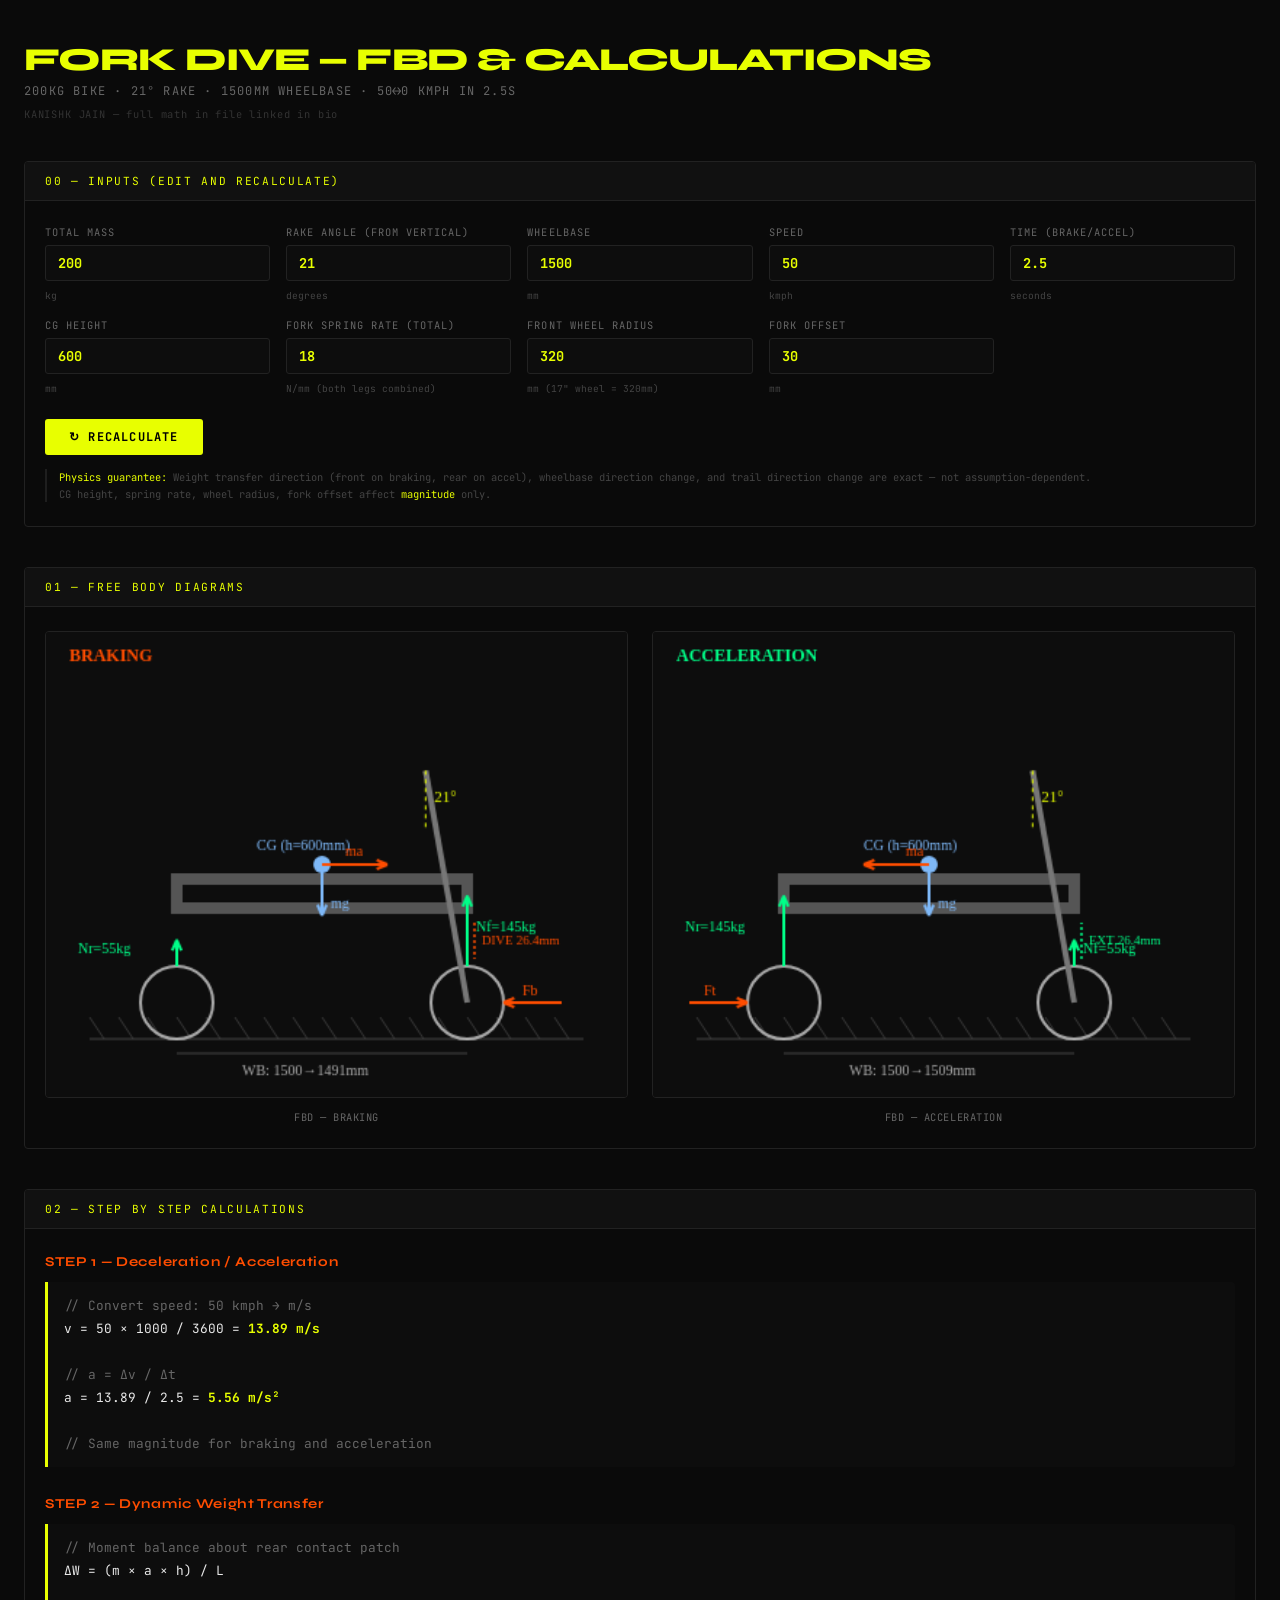
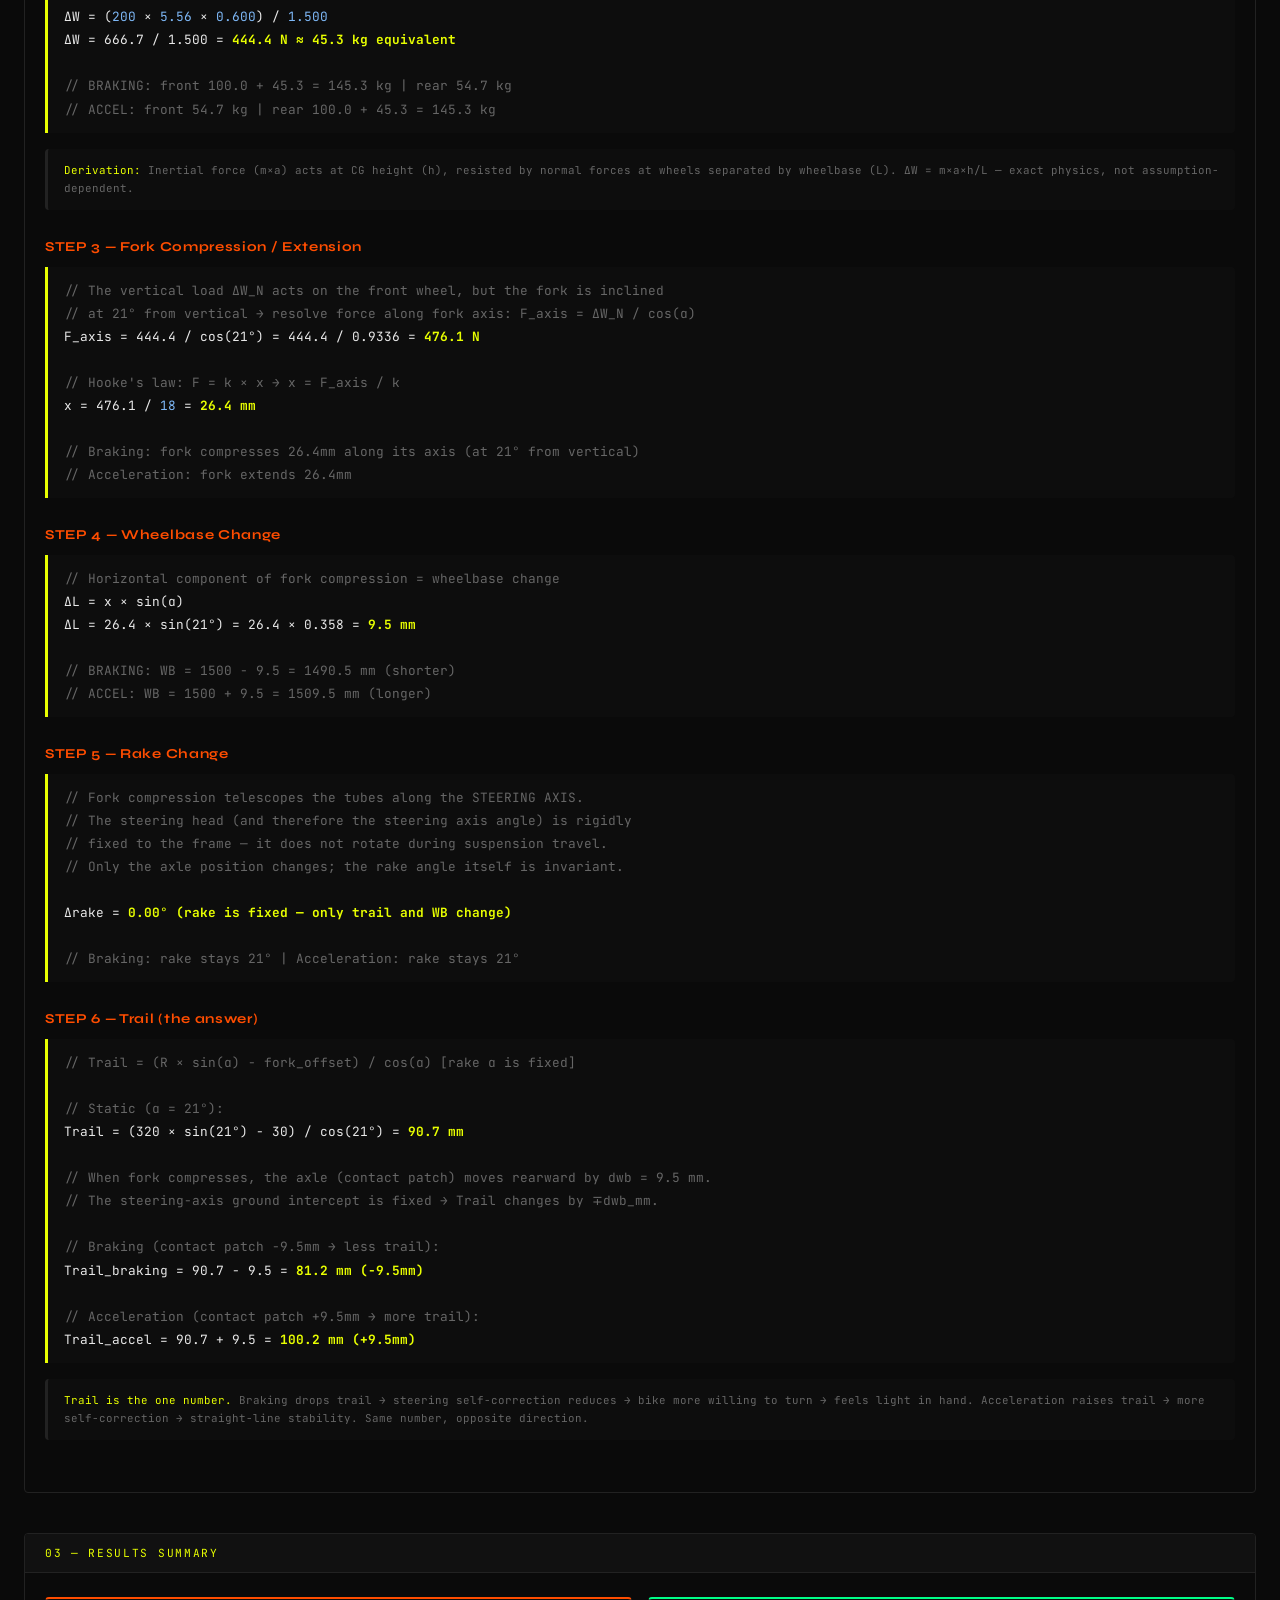
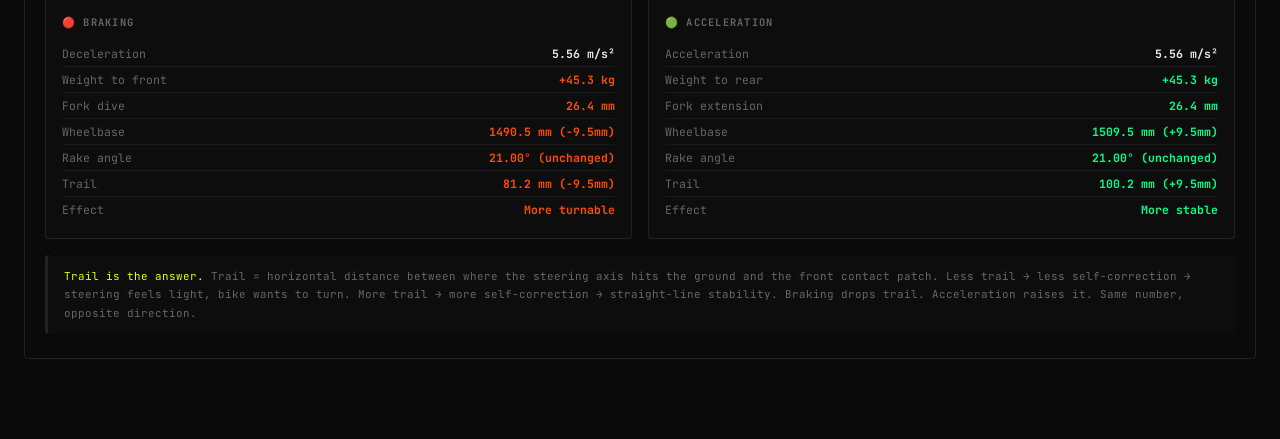
<file: Fork Trail Calculator/fork_dive_calculator.html>
<!doctype html>
<html lang="en">
  <head>
    <meta charset="UTF-8" />
    <meta name="viewport" content="width=device-width, initial-scale=1.0" />
    <title>Fork Dive — FBD & Calculations</title>
    <style>
      @import url("https://fonts.googleapis.com/css2?family=JetBrains+Mono:wght@400;700&family=Syne:wght@400;700;800&display=swap");

      :root {
        --bg: #0a0a0a;
        --surface: #111111;
        --border: #222222;
        --accent: #e8ff00;
        --accent2: #ff4d00;
        --green: #00ff88;
        --text: #e8e8e8;
        --muted: #666;
        --mono: "JetBrains Mono", monospace;
        --sans: "Syne", sans-serif;
      }

      * {
        margin: 0;
        padding: 0;
        box-sizing: border-box;
      }

      body {
        background: var(--bg);
        color: var(--text);
        font-family: var(--sans);
        min-height: 100vh;
        padding: 40px 24px;
      }

      h1 {
        font-size: 2rem;
        font-weight: 800;
        letter-spacing: -0.03em;
        margin-bottom: 4px;
        color: var(--accent);
      }

      .subtitle {
        font-family: var(--mono);
        font-size: 0.75rem;
        color: var(--muted);
        margin-bottom: 8px;
        letter-spacing: 0.1em;
      }

      .credit {
        font-family: var(--mono);
        font-size: 0.65rem;
        color: #333;
        margin-bottom: 40px;
        letter-spacing: 0.08em;
      }

      .section {
        margin-bottom: 40px;
        border: 1px solid var(--border);
        border-radius: 4px;
        overflow: hidden;
      }

      .section-header {
        background: var(--surface);
        padding: 12px 20px;
        font-family: var(--mono);
        font-size: 0.7rem;
        letter-spacing: 0.15em;
        color: var(--accent);
        text-transform: uppercase;
        border-bottom: 1px solid var(--border);
      }

      .section-body {
        padding: 24px 20px;
      }

      /* INPUT GRID */
      .input-grid {
        display: grid;
        grid-template-columns: repeat(auto-fill, minmax(220px, 1fr));
        gap: 16px;
        margin-bottom: 20px;
      }

      .input-group {
        display: flex;
        flex-direction: column;
        gap: 6px;
      }

      .input-group label {
        font-family: var(--mono);
        font-size: 0.65rem;
        color: var(--muted);
        letter-spacing: 0.1em;
        text-transform: uppercase;
      }

      .input-group input {
        background: #0d0d0d;
        border: 1px solid var(--border);
        border-radius: 3px;
        color: var(--accent);
        font-family: var(--mono);
        font-size: 0.85rem;
        font-weight: 700;
        padding: 8px 12px;
        width: 100%;
        outline: none;
        transition: border-color 0.15s;
      }

      .input-group input:focus {
        border-color: var(--accent);
      }

      .input-group .unit {
        font-family: var(--mono);
        font-size: 0.6rem;
        color: #444;
        margin-top: 2px;
      }

      .recalc-btn {
        background: var(--accent);
        color: #000;
        border: none;
        border-radius: 3px;
        font-family: var(--mono);
        font-size: 0.75rem;
        font-weight: 700;
        letter-spacing: 0.1em;
        padding: 10px 24px;
        cursor: pointer;
        text-transform: uppercase;
        transition: opacity 0.15s;
        margin-top: 4px;
      }

      .recalc-btn:hover {
        opacity: 0.85;
      }

      .physics-note {
        font-family: var(--mono);
        font-size: 0.65rem;
        color: #444;
        margin-top: 14px;
        line-height: 1.6;
        border-left: 2px solid #1e1e1e;
        padding-left: 12px;
      }

      .physics-note span {
        color: var(--accent);
      }

      /* FBD */
      .fbd-container {
        display: grid;
        grid-template-columns: 1fr 1fr;
        gap: 24px;
      }

      @media (max-width: 700px) {
        .fbd-container {
          grid-template-columns: 1fr;
        }
      }

      canvas {
        width: 100%;
        height: auto;
        border: 1px solid var(--border);
        border-radius: 4px;
        background: #0d0d0d;
      }

      .fbd-label {
        font-family: var(--mono);
        font-size: 0.65rem;
        color: var(--muted);
        text-align: center;
        margin-top: 8px;
        letter-spacing: 0.05em;
      }

      /* Calculations */
      .calc-block {
        margin-bottom: 28px;
      }

      .calc-title {
        font-size: 0.85rem;
        font-weight: 700;
        color: var(--accent2);
        margin-bottom: 12px;
        letter-spacing: 0.05em;
      }

      .formula {
        background: #0d0d0d;
        border-left: 3px solid var(--accent);
        padding: 12px 16px;
        font-family: var(--mono);
        font-size: 0.8rem;
        line-height: 1.8;
        margin-bottom: 8px;
        border-radius: 0 4px 4px 0;
      }

      .formula .comment {
        color: var(--muted);
      }
      .formula .result {
        color: var(--accent);
        font-weight: 700;
      }
      .formula .input-val {
        color: #7eb8f7;
      }

      /* Results */
      .results-grid {
        display: grid;
        grid-template-columns: 1fr 1fr;
        gap: 16px;
      }

      @media (max-width: 600px) {
        .results-grid {
          grid-template-columns: 1fr;
        }
      }

      .result-card {
        background: #0d0d0d;
        border: 1px solid var(--border);
        border-radius: 4px;
        padding: 16px;
      }

      .result-card.braking {
        border-top: 2px solid var(--accent2);
      }
      .result-card.accel {
        border-top: 2px solid var(--green);
      }

      .result-card h3 {
        font-family: var(--mono);
        font-size: 0.65rem;
        letter-spacing: 0.12em;
        color: var(--muted);
        margin-bottom: 12px;
        text-transform: uppercase;
      }

      .result-row {
        display: flex;
        justify-content: space-between;
        align-items: baseline;
        padding: 5px 0;
        border-bottom: 1px solid #1a1a1a;
        font-family: var(--mono);
        font-size: 0.72rem;
      }

      .result-row:last-child {
        border-bottom: none;
      }
      .result-row .label {
        color: var(--muted);
      }
      .result-row .val {
        font-weight: 700;
      }
      .result-row .val.up {
        color: var(--green);
      }
      .result-row .val.down {
        color: var(--accent2);
      }
      .result-row .val.neutral {
        color: var(--text);
      }

      .note {
        font-family: var(--mono);
        font-size: 0.68rem;
        color: var(--muted);
        line-height: 1.7;
        padding: 12px 16px;
        background: #0d0d0d;
        border-radius: 4px;
        border-left: 3px solid var(--border);
        margin-top: 16px;
      }

      .note span {
        color: var(--accent);
      }

      table {
        width: 100%;
        border-collapse: collapse;
        font-family: var(--mono);
        font-size: 0.75rem;
      }

      th {
        text-align: left;
        padding: 8px 12px;
        color: var(--muted);
        font-weight: 400;
        border-bottom: 1px solid var(--border);
        letter-spacing: 0.08em;
      }

      td {
        padding: 10px 12px;
        border-bottom: 1px solid #1a1a1a;
      }

      td:first-child {
        color: var(--muted);
      }
      td:nth-child(2) {
        color: var(--accent);
        font-weight: 700;
      }
      td:last-child {
        color: #888;
        font-size: 0.7rem;
      }
    </style>
  </head>
  <body>
    <h1>FORK DIVE — FBD & CALCULATIONS</h1>
    <p class="subtitle" id="mainSubtitle">
      200KG BIKE · 21° RAKE · 1500MM WHEELBASE · 50↔0 KMPH IN 2.5S
    </p>
    <p class="credit">KANISHK JAIN — full math in file linked in bio</p>

    <!-- INPUTS -->
    <div class="section">
      <div class="section-header">00 — Inputs (edit and recalculate)</div>
      <div class="section-body">
        <div class="input-grid">
          <div class="input-group">
            <label>Total Mass</label>
            <input
              type="number"
              id="inp_mass"
              value="200"
              min="50"
              max="500"
              step="1"
            />
            <span class="unit">kg</span>
          </div>
          <div class="input-group">
            <label>Rake Angle (from vertical)</label>
            <input
              type="number"
              id="inp_rake"
              value="21"
              min="15"
              max="35"
              step="0.1"
            />
            <span class="unit">degrees</span>
          </div>
          <div class="input-group">
            <label>Wheelbase</label>
            <input
              type="number"
              id="inp_wb"
              value="1500"
              min="1200"
              max="1800"
              step="1"
            />
            <span class="unit">mm</span>
          </div>
          <div class="input-group">
            <label>Speed</label>
            <input
              type="number"
              id="inp_speed"
              value="50"
              min="10"
              max="200"
              step="1"
            />
            <span class="unit">kmph</span>
          </div>
          <div class="input-group">
            <label>Time (brake/accel)</label>
            <input
              type="number"
              id="inp_time"
              value="2.5"
              min="0.5"
              max="10"
              step="0.1"
            />
            <span class="unit">seconds</span>
          </div>
          <div class="input-group">
            <label>CG Height</label>
            <input
              type="number"
              id="inp_cgh"
              value="600"
              min="300"
              max="900"
              step="1"
            />
            <span class="unit">mm</span>
          </div>
          <div class="input-group">
            <label>Fork Spring Rate (total)</label>
            <input
              type="number"
              id="inp_spring"
              value="18"
              min="5"
              max="60"
              step="0.5"
            />
            <span class="unit">N/mm (both legs combined)</span>
          </div>
          <div class="input-group">
            <label>Front Wheel Radius</label>
            <input
              type="number"
              id="inp_radius"
              value="320"
              min="250"
              max="380"
              step="1"
            />
            <span class="unit">mm (17" wheel = 320mm)</span>
          </div>
          <div class="input-group">
            <label>Fork Offset</label>
            <input
              type="number"
              id="inp_offset"
              value="30"
              min="0"
              max="60"
              step="1"
            />
            <span class="unit">mm</span>
          </div>
        </div>
        <button class="recalc-btn" onclick="recalculate()">
          ↻ Recalculate
        </button>
        <div class="physics-note">
          <span>Physics guarantee:</span> Weight transfer direction (front on
          braking, rear on accel), wheelbase direction change, and trail
          direction change are exact — not assumption-dependent.<br />
          CG height, spring rate, wheel radius, fork offset affect
          <span>magnitude</span> only.
        </div>
      </div>
    </div>

    <!-- FBD -->
    <div class="section">
      <div class="section-header">01 — Free Body Diagrams</div>
      <div class="section-body">
        <div class="fbd-container">
          <div>
            <canvas id="fbdBraking" width="400" height="320"></canvas>
            <p class="fbd-label">FBD — BRAKING</p>
          </div>
          <div>
            <canvas id="fbdAccel" width="400" height="320"></canvas>
            <p class="fbd-label">FBD — ACCELERATION</p>
          </div>
        </div>
      </div>
    </div>

    <!-- CALCULATIONS -->
    <div class="section">
      <div class="section-header">02 — Step by Step Calculations</div>
      <div class="section-body" id="calcBody">
        <!-- filled by JS -->
      </div>
    </div>

    <!-- RESULTS -->
    <div class="section">
      <div class="section-header">03 — Results Summary</div>
      <div class="section-body">
        <div class="results-grid">
          <div class="result-card braking">
            <h3>🔴 Braking</h3>
            <div class="result-row">
              <span class="label">Deceleration</span
              ><span class="val neutral" id="r_decel">—</span>
            </div>
            <div class="result-row">
              <span class="label">Weight to front</span
              ><span class="val down" id="r_dw_b">—</span>
            </div>
            <div class="result-row">
              <span class="label">Fork dive</span
              ><span class="val down" id="r_dive">—</span>
            </div>
            <div class="result-row">
              <span class="label">Wheelbase</span
              ><span class="val down" id="r_wb_b">—</span>
            </div>
            <div class="result-row">
              <span class="label">Rake angle</span
              ><span class="val down" id="r_rake_b">—</span>
            </div>
            <div class="result-row">
              <span class="label">Trail</span
              ><span class="val down" id="r_trail_b">—</span>
            </div>
            <div class="result-row">
              <span class="label">Effect</span
              ><span class="val down">More turnable</span>
            </div>
          </div>
          <div class="result-card accel">
            <h3>🟢 Acceleration</h3>
            <div class="result-row">
              <span class="label">Acceleration</span
              ><span class="val neutral" id="r_accel">—</span>
            </div>
            <div class="result-row">
              <span class="label">Weight to rear</span
              ><span class="val up" id="r_dw_a">—</span>
            </div>
            <div class="result-row">
              <span class="label">Fork extension</span
              ><span class="val up" id="r_ext">—</span>
            </div>
            <div class="result-row">
              <span class="label">Wheelbase</span
              ><span class="val up" id="r_wb_a">—</span>
            </div>
            <div class="result-row">
              <span class="label">Rake angle</span
              ><span class="val up" id="r_rake_a">—</span>
            </div>
            <div class="result-row">
              <span class="label">Trail</span
              ><span class="val up" id="r_trail_a">—</span>
            </div>
            <div class="result-row">
              <span class="label">Effect</span
              ><span class="val up">More stable</span>
            </div>
          </div>
        </div>
        <div class="note" style="margin-top: 16px">
          <span>Trail is the answer.</span> Trail = horizontal distance between
          where the steering axis hits the ground and the front contact patch.
          Less trail → less self-correction → steering feels light, bike wants
          to turn. More trail → more self-correction → straight-line stability.
          Braking drops trail. Acceleration raises it. Same number, opposite
          direction.
        </div>
      </div>
    </div>

    <script>
      // ─── CALCULATION ENGINE ───────────────────────────────────────────────────────

      function calcAll(p) {
        const g = 9.81;
        const v = (p.speed * 1000) / 3600; // m/s
        const a = v / p.time; // m/s²
        const rakeRad = (p.rake * Math.PI) / 180;

        // Weight transfer
        const dW_N = (p.mass * a * (p.cgh / 1000)) / (p.wb / 1000); // Newtons
        const dW_kg = dW_N / g;

        const Nf_brake = p.mass / 2 + dW_kg;
        const Nr_brake = p.mass / 2 - dW_kg;
        const Nf_accel = p.mass / 2 - dW_kg;
        const Nr_accel = p.mass / 2 + dW_kg;

        // Fork compression
        // The front wheel carries a vertical load increase of dW_N (Newtons).
        // The fork is inclined at rake° from vertical, so the force along the fork axis
        // is the vertical component resolved onto the fork axis: F_axis = dW_N / cos(rake).
        const forkForce_N = dW_N / Math.cos(rakeRad); // force along fork axis (N)
        const dive_mm = forkForce_N / p.spring; // x = F/k  (N / (N/mm) = mm)

        // Wheelbase change
        // When the fork compresses by dive_mm along its axis, the axle moves
        // horizontally by dive_mm * sin(rake) toward the steering head → WB shortens.
        const dwb_mm = dive_mm * Math.sin(rakeRad);

        const wb_brake = p.wb - dwb_mm;
        const wb_accel = p.wb + dwb_mm;

        // Rake angle — does NOT change from fork compression.
        // Fork compression telescopes the tubes; the steering axis (head tube angle)
        // is fixed to the frame. Only the axle position moves along that fixed axis.
        // Therefore rake_brake = rake_accel = p.rake.
        const deltaRake_deg = 0;
        const rake_brake = p.rake;
        const rake_accel = p.rake;

        // Trail: T = (R * sin(α) - offset) / cos(α)
        // With rake fixed, trail changes because the contact patch shifts horizontally
        // by ±dwb_mm (the same as the wheelbase change).
        // Steering-axis ground intercept is fixed → ΔTrail = ∓dwb_mm.
        function trail(rakeD) {
          const r = (rakeD * Math.PI) / 180;
          return (p.radius * Math.sin(r) - p.offset) / Math.cos(r);
        }

        const trail_static = trail(p.rake);
        const trail_brake = trail_static - dwb_mm; // contact patch moves rearward → less trail
        const trail_accel = trail_static + dwb_mm; // contact patch moves forward → more trail

        return {
          v,
          a,
          dW_kg,
          dW_N,
          Nf_brake,
          Nr_brake,
          Nf_accel,
          Nr_accel,
          dive_mm,
          dwb_mm,
          wb_brake,
          wb_accel,
          rake_brake,
          rake_accel,
          trail_static,
          trail_brake,
          trail_accel,
          deltaRake_deg,
        };
      }

      // ─── RENDER CALCULATIONS ─────────────────────────────────────────────────────

      function renderCalcs(p, r) {
        const body = document.getElementById("calcBody");
        body.innerHTML = `
    <div class="calc-block">
      <div class="calc-title">STEP 1 — Deceleration / Acceleration</div>
      <div class="formula">
        <span class="comment">// Convert speed: ${p.speed} kmph → m/s</span><br>
        v = ${p.speed} × 1000 / 3600 = <span class="result">${r.v.toFixed(2)} m/s</span><br><br>
        <span class="comment">// a = Δv / Δt</span><br>
        a = ${r.v.toFixed(2)} / ${p.time} = <span class="result">${r.a.toFixed(2)} m/s²</span><br><br>
        <span class="comment">// Same magnitude for braking and acceleration</span>
      </div>
    </div>

    <div class="calc-block">
      <div class="calc-title">STEP 2 — Dynamic Weight Transfer</div>
      <div class="formula">
        <span class="comment">// Moment balance about rear contact patch</span><br>
        ΔW = (m × a × h) / L<br><br>
        ΔW = (<span class="input-val">${p.mass}</span> × <span class="input-val">${r.a.toFixed(2)}</span> × <span class="input-val">${(p.cgh / 1000).toFixed(3)}</span>) / <span class="input-val">${(p.wb / 1000).toFixed(3)}</span><br>
        ΔW = ${((p.mass * r.a * p.cgh) / 1000).toFixed(1)} / ${(p.wb / 1000).toFixed(3)} = <span class="result">${r.dW_N.toFixed(1)} N ≈ ${r.dW_kg.toFixed(1)} kg equivalent</span><br><br>
        <span class="comment">// BRAKING: front ${(p.mass / 2).toFixed(1)} + ${r.dW_kg.toFixed(1)} = ${r.Nf_brake.toFixed(1)} kg | rear ${r.Nr_brake.toFixed(1)} kg</span><br>
        <span class="comment">// ACCEL:   front ${r.Nf_accel.toFixed(1)} kg | rear ${(p.mass / 2).toFixed(1)} + ${r.dW_kg.toFixed(1)} = ${r.Nr_accel.toFixed(1)} kg</span>
      </div>
      <div class="note"><span>Derivation:</span> Inertial force (m×a) acts at CG height (h), resisted by normal forces at wheels separated by wheelbase (L). ΔW = m×a×h/L — exact physics, not assumption-dependent.</div>
    </div>

    <div class="calc-block">
      <div class="calc-title">STEP 3 — Fork Compression / Extension</div>
      <div class="formula">
        <span class="comment">// The vertical load ΔW_N acts on the front wheel, but the fork is inclined</span><br>
        <span class="comment">// at ${p.rake}° from vertical → resolve force along fork axis: F_axis = ΔW_N / cos(α)</span><br>
        F_axis = ${r.dW_N.toFixed(1)} / cos(${p.rake}°) = ${r.dW_N.toFixed(1)} / ${Math.cos((p.rake * Math.PI) / 180).toFixed(4)} = <span class="result">${(r.dW_N / Math.cos((p.rake * Math.PI) / 180)).toFixed(1)} N</span><br><br>
        <span class="comment">// Hooke's law: F = k × x → x = F_axis / k</span><br>
        x = ${(r.dW_N / Math.cos((p.rake * Math.PI) / 180)).toFixed(1)} / <span class="input-val">${p.spring}</span> = <span class="result">${r.dive_mm.toFixed(1)} mm</span><br><br>
        <span class="comment">// Braking: fork compresses ${r.dive_mm.toFixed(1)}mm along its axis (at ${p.rake}° from vertical)</span><br>
        <span class="comment">// Acceleration: fork extends ${r.dive_mm.toFixed(1)}mm</span>
      </div>
    </div>

    <div class="calc-block">
      <div class="calc-title">STEP 4 — Wheelbase Change</div>
      <div class="formula">
        <span class="comment">// Horizontal component of fork compression = wheelbase change</span><br>
        ΔL = x × sin(α)<br>
        ΔL = ${r.dive_mm.toFixed(1)} × sin(${p.rake}°) = ${r.dive_mm.toFixed(1)} × ${Math.sin((p.rake * Math.PI) / 180).toFixed(3)} = <span class="result">${r.dwb_mm.toFixed(1)} mm</span><br><br>
        <span class="comment">// BRAKING:  WB = ${p.wb} − ${r.dwb_mm.toFixed(1)} = ${r.wb_brake.toFixed(1)} mm (shorter)</span><br>
        <span class="comment">// ACCEL:    WB = ${p.wb} + ${r.dwb_mm.toFixed(1)} = ${r.wb_accel.toFixed(1)} mm (longer)</span>
      </div>
    </div>

    <div class="calc-block">
      <div class="calc-title">STEP 5 — Rake Change</div>
      <div class="formula">
        <span class="comment">// Fork compression telescopes the tubes along the STEERING AXIS.</span><br>
        <span class="comment">// The steering head (and therefore the steering axis angle) is rigidly</span><br>
        <span class="comment">// fixed to the frame — it does not rotate during suspension travel.</span><br>
        <span class="comment">// Only the axle position changes; the rake angle itself is invariant.</span><br><br>
        Δrake = <span class="result">0.00°  (rake is fixed — only trail and WB change)</span><br><br>
        <span class="comment">// Braking: rake stays ${p.rake}°  |  Acceleration: rake stays ${p.rake}°</span>
      </div>
    </div>

    <div class="calc-block">
      <div class="calc-title">STEP 6 — Trail (the answer)</div>
      <div class="formula">
        <span class="comment">// Trail = (R × sin(α) − fork_offset) / cos(α)   [rake α is fixed]</span><br><br>
        <span class="comment">// Static (α = ${p.rake}°):</span><br>
        Trail = (${p.radius} × sin(${p.rake}°) − ${p.offset}) / cos(${p.rake}°) = <span class="result">${r.trail_static.toFixed(1)} mm</span><br><br>
        <span class="comment">// When fork compresses, the axle (contact patch) moves rearward by dwb = ${r.dwb_mm.toFixed(1)} mm.</span><br>
        <span class="comment">// The steering-axis ground intercept is fixed → Trail changes by ∓dwb_mm.</span><br><br>
        <span class="comment">// Braking (contact patch −${r.dwb_mm.toFixed(1)}mm → less trail):</span><br>
        Trail_braking = ${r.trail_static.toFixed(1)} − ${r.dwb_mm.toFixed(1)} = <span class="result">${r.trail_brake.toFixed(1)} mm (−${(r.trail_static - r.trail_brake).toFixed(1)}mm)</span><br><br>
        <span class="comment">// Acceleration (contact patch +${r.dwb_mm.toFixed(1)}mm → more trail):</span><br>
        Trail_accel = ${r.trail_static.toFixed(1)} + ${r.dwb_mm.toFixed(1)} = <span class="result">${r.trail_accel.toFixed(1)} mm (+${(r.trail_accel - r.trail_static).toFixed(1)}mm)</span>
      </div>
      <div class="note">
        <span>Trail is the one number.</span> Braking drops trail → steering self-correction reduces → bike more willing to turn → feels light in hand. Acceleration raises trail → more self-correction → straight-line stability. Same number, opposite direction.
      </div>
    </div>
  `;
      }

      // ─── RENDER RESULTS ──────────────────────────────────────────────────────────

      function renderResults(p, r) {
        document.getElementById("r_decel").textContent =
          `${r.a.toFixed(2)} m/s²`;
        document.getElementById("r_accel").textContent =
          `${r.a.toFixed(2)} m/s²`;
        document.getElementById("r_dw_b").textContent =
          `+${r.dW_kg.toFixed(1)} kg`;
        document.getElementById("r_dw_a").textContent =
          `+${r.dW_kg.toFixed(1)} kg`;
        document.getElementById("r_dive").textContent =
          `${r.dive_mm.toFixed(1)} mm`;
        document.getElementById("r_ext").textContent =
          `${r.dive_mm.toFixed(1)} mm`;
        document.getElementById("r_wb_b").textContent =
          `${r.wb_brake.toFixed(1)} mm (−${r.dwb_mm.toFixed(1)}mm)`;
        document.getElementById("r_wb_a").textContent =
          `${r.wb_accel.toFixed(1)} mm (+${r.dwb_mm.toFixed(1)}mm)`;
        document.getElementById("r_rake_b").textContent =
          `${r.rake_brake.toFixed(2)}° (unchanged)`;
        document.getElementById("r_rake_a").textContent =
          `${r.rake_accel.toFixed(2)}° (unchanged)`;
        document.getElementById("r_trail_b").textContent =
          `${r.trail_brake.toFixed(1)} mm (−${(r.trail_static - r.trail_brake).toFixed(1)}mm)`;
        document.getElementById("r_trail_a").textContent =
          `${r.trail_accel.toFixed(1)} mm (+${(r.trail_accel - r.trail_static).toFixed(1)}mm)`;

        document.getElementById("mainSubtitle").textContent =
          `${p.mass}KG BIKE · ${p.rake}° RAKE · ${p.wb}MM WHEELBASE · ${p.speed}↔0 KMPH IN ${p.time}S`;
      }

      // ─── FBD DRAW ────────────────────────────────────────────────────────────────

      function drawFBD(canvasId, isBraking, p, r) {
        const canvas = document.getElementById(canvasId);
        const ctx = canvas.getContext("2d");
        const W = canvas.width,
          H = canvas.height;

        ctx.clearRect(0, 0, W, H);
        ctx.fillStyle = "#0d0d0d";
        ctx.fillRect(0, 0, W, H);

        const accent = "#e8ff00",
          orange = "#ff4d00",
          green = "#00ff88";
        const blue = "#7eb8f7",
          muted = "#444",
          textC = "#aaa";

        // Ground
        ctx.strokeStyle = muted;
        ctx.lineWidth = 1;
        ctx.beginPath();
        ctx.moveTo(30, H - 40);
        ctx.lineTo(W - 30, H - 40);
        ctx.stroke();
        for (let x = 40; x < W - 30; x += 20) {
          ctx.beginPath();
          ctx.moveTo(x, H - 40);
          ctx.lineTo(x - 10, H - 55);
          ctx.strokeStyle = muted;
          ctx.lineWidth = 0.8;
          ctx.stroke();
        }

        const rearX = 90,
          frontX = 290;
        const wheelY = H - 40;
        const cgY = H - 160,
          frameY = H - 130;
        const rakeRad = (p.rake * Math.PI) / 180;

        // Wheels
        [rearX, frontX].forEach((cx) => {
          ctx.beginPath();
          ctx.arc(cx, wheelY - 25, 25, 0, Math.PI * 2);
          ctx.strokeStyle = textC;
          ctx.lineWidth = 2;
          ctx.stroke();
        });

        // Frame
        ctx.strokeStyle = "#555";
        ctx.lineWidth = 8;
        ctx.strokeRect(rearX, frameY - 20, frontX - rearX, 20);

        // Fork
        const forkLen = 80;
        const forkTopX = frontX - forkLen * Math.sin(rakeRad);
        const forkTopY = frameY - 20 - forkLen * Math.cos(rakeRad);
        ctx.beginPath();
        ctx.moveTo(frontX, wheelY - 25);
        ctx.lineTo(forkTopX, forkTopY);
        ctx.strokeStyle = "#777";
        ctx.lineWidth = 4;
        ctx.stroke();

        // Rake dashed line + label
        ctx.strokeStyle = accent;
        ctx.lineWidth = 1;
        ctx.beginPath();
        ctx.moveTo(forkTopX, forkTopY);
        ctx.lineTo(forkTopX, forkTopY + 40);
        ctx.setLineDash([3, 3]);
        ctx.stroke();
        ctx.setLineDash([]);
        ctx.fillStyle = accent;
        ctx.font = "11px JetBrains Mono";
        ctx.fillText(`${p.rake}°`, forkTopX + 6, forkTopY + 22);

        // CG
        ctx.beginPath();
        ctx.arc((rearX + frontX) / 2, cgY, 6, 0, Math.PI * 2);
        ctx.fillStyle = blue;
        ctx.fill();
        ctx.fillStyle = blue;
        ctx.font = "10px JetBrains Mono";
        ctx.fillText(`CG (h=${p.cgh}mm)`, (rearX + frontX) / 2 - 45, cgY - 10);

        // mg arrow
        arrow(
          ctx,
          (rearX + frontX) / 2,
          cgY,
          (rearX + frontX) / 2,
          cgY + 35,
          blue,
          2,
        );
        ctx.fillStyle = blue;
        ctx.font = "10px JetBrains Mono";
        ctx.fillText("mg", (rearX + frontX) / 2 + 6, cgY + 30);

        // ma arrow
        const dir = isBraking ? 1 : -1;
        arrow(
          ctx,
          (rearX + frontX) / 2,
          cgY,
          (rearX + frontX) / 2 + dir * 45,
          cgY,
          orange,
          2,
        );
        ctx.fillStyle = orange;
        ctx.font = "10px JetBrains Mono";
        ctx.fillText("ma", (rearX + frontX) / 2 + dir * 16, cgY - 6);

        // Normal forces
        const Nf = isBraking ? r.Nf_brake : r.Nf_accel;
        const Nr = isBraking ? r.Nr_brake : r.Nr_accel;
        const Nf_size = Math.max(15, Math.min(70, Nf / 3));
        const Nr_size = Math.max(15, Math.min(70, Nr / 3));

        arrow(
          ctx,
          frontX,
          wheelY - 50,
          frontX,
          wheelY - 50 - Nf_size,
          green,
          2,
        );
        ctx.fillStyle = green;
        ctx.font = "10px JetBrains Mono";
        ctx.fillText(
          `Nf=${Nf.toFixed(0)}kg`,
          frontX + 6,
          wheelY - 50 - Nf_size / 2,
        );

        arrow(ctx, rearX, wheelY - 50, rearX, wheelY - 50 - Nr_size, green, 2);
        ctx.fillStyle = green;
        ctx.font = "10px JetBrains Mono";
        ctx.fillText(
          `Nr=${Nr.toFixed(0)}kg`,
          rearX - 68,
          wheelY - 50 - Nr_size / 2,
        );

        // Brake/traction force
        if (isBraking) {
          arrow(
            ctx,
            frontX + 65,
            wheelY - 25,
            frontX + 25,
            wheelY - 25,
            orange,
            2,
          );
          ctx.fillStyle = orange;
          ctx.font = "10px JetBrains Mono";
          ctx.fillText("Fb", frontX + 38, wheelY - 30);
        } else {
          arrow(
            ctx,
            rearX - 65,
            wheelY - 25,
            rearX - 25,
            wheelY - 25,
            orange,
            2,
          );
          ctx.fillStyle = orange;
          ctx.font = "10px JetBrains Mono";
          ctx.fillText("Ft", rearX - 55, wheelY - 30);
        }

        // Fork dive/extend indicator
        const diveColor = isBraking ? orange : green;
        const diveLabel = isBraking
          ? `DIVE ${r.dive_mm.toFixed(1)}mm`
          : `EXT ${r.dive_mm.toFixed(1)}mm`;
        ctx.strokeStyle = diveColor;
        ctx.lineWidth = 1.5;
        ctx.setLineDash([2, 2]);
        ctx.beginPath();
        if (isBraking) {
          ctx.moveTo(frontX + 5, wheelY - 80);
          ctx.lineTo(frontX + 5, wheelY - 55);
        } else {
          ctx.moveTo(frontX + 5, wheelY - 55);
          ctx.lineTo(frontX + 5, wheelY - 80);
        }
        ctx.stroke();
        ctx.setLineDash([]);
        ctx.fillStyle = diveColor;
        ctx.font = "9px JetBrains Mono";
        ctx.fillText(diveLabel, frontX + 10, wheelY - 65);

        // Wheelbase label
        ctx.beginPath();
        ctx.moveTo(rearX, wheelY + 10);
        ctx.lineTo(frontX, wheelY + 10);
        ctx.strokeStyle = muted;
        ctx.lineWidth = 1;
        ctx.stroke();
        const wbVal = isBraking ? r.wb_brake : r.wb_accel;
        ctx.fillStyle = textC;
        ctx.font = "10px JetBrains Mono";
        ctx.fillText(
          `WB: ${p.wb}→${wbVal.toFixed(0)}mm`,
          (rearX + frontX) / 2 - 55,
          wheelY + 25,
        );

        // Title
        ctx.fillStyle = isBraking ? orange : green;
        ctx.font = "bold 12px JetBrains Mono";
        ctx.fillText(isBraking ? "BRAKING" : "ACCELERATION", 16, 20);
      }

      function arrow(ctx, x1, y1, x2, y2, color, lw) {
        ctx.strokeStyle = color;
        ctx.lineWidth = lw;
        ctx.beginPath();
        ctx.moveTo(x1, y1);
        ctx.lineTo(x2, y2);
        ctx.stroke();
        // arrowhead
        const angle = Math.atan2(y2 - y1, x2 - x1);
        ctx.beginPath();
        ctx.moveTo(x2, y2);
        ctx.lineTo(
          x2 - 8 * Math.cos(angle - 0.4),
          y2 - 8 * Math.sin(angle - 0.4),
        );
        ctx.moveTo(x2, y2);
        ctx.lineTo(
          x2 - 8 * Math.cos(angle + 0.4),
          y2 - 8 * Math.sin(angle + 0.4),
        );
        ctx.stroke();
      }

      // ─── MAIN ────────────────────────────────────────────────────────────────────

      function getParams() {
        return {
          mass: parseFloat(document.getElementById("inp_mass").value) || 200,
          rake: parseFloat(document.getElementById("inp_rake").value) || 21,
          wb: parseFloat(document.getElementById("inp_wb").value) || 1500,
          speed: parseFloat(document.getElementById("inp_speed").value) || 50,
          time: parseFloat(document.getElementById("inp_time").value) || 2.5,
          cgh: parseFloat(document.getElementById("inp_cgh").value) || 600,
          spring: parseFloat(document.getElementById("inp_spring").value) || 18,
          radius:
            parseFloat(document.getElementById("inp_radius").value) || 320,
          offset: parseFloat(document.getElementById("inp_offset").value) || 30,
        };
      }

      function recalculate() {
        const p = getParams();
        const r = calcAll(p);
        renderCalcs(p, r);
        renderResults(p, r);
        drawFBD("fbdBraking", true, p, r);
        drawFBD("fbdAccel", false, p, r);
      }

      // Run on load with defaults
      recalculate();
    </script>
  </body>
</html>
</file>
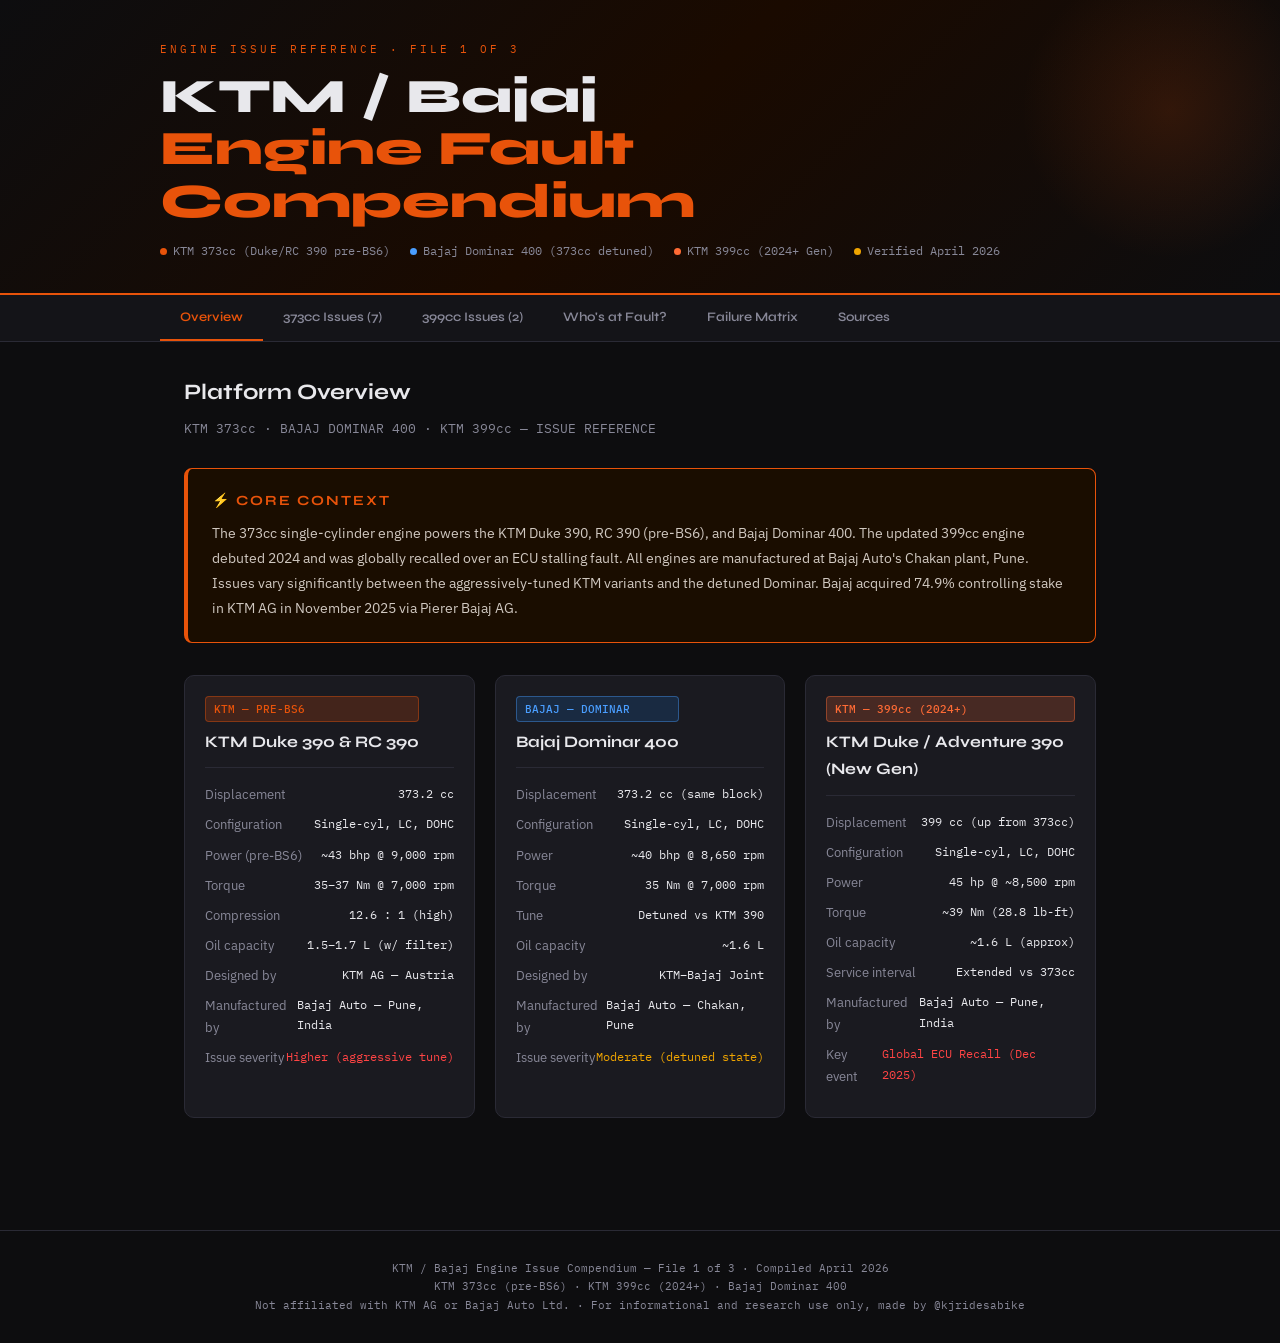
<file: KTM_Bajaj_Triumph issues/ktm_bajaj_engine_issues.html>
<!doctype html>
<html lang="en">
  <head>
    <meta charset="UTF-8" />
    <meta name="viewport" content="width=device-width, initial-scale=1.0" />
    <title>KTM / Bajaj Engine Issues — 373cc & 399cc Reference</title>
    <link
      href="https://fonts.googleapis.com/css2?family=Syne:wght@400;600;700;800&family=IBM+Plex+Mono:wght@400;500&family=IBM+Plex+Sans:ital,wght@0,300;0,400;0,500;1,300&display=swap"
      rel="stylesheet"
    />
    <style>
      :root {
        --bg: #0d0d0f;
        --surface: #141418;
        --card: #1a1a20;
        --border: #2a2a35;
        --accent: #e8530a;
        --accent2: #f0a500;
        --accent3: #4a9eff;
        --text: #e8e8ec;
        --muted: #888898;
        --danger: #ff4444;
        --warn: #f0a500;
        --good: #22c55e;
        --ktm: #e8530a;
        --bajaj: #003399;
        --dominar: #1a6ec5;
        --ktm399: #ff6b35;
      }
      *,
      *::before,
      *::after {
        box-sizing: border-box;
        margin: 0;
        padding: 0;
      }
      html {
        scroll-behavior: smooth;
      }
      body {
        background: var(--bg);
        color: var(--text);
        font-family: "IBM Plex Sans", sans-serif;
        font-size: 15px;
        line-height: 1.7;
        min-height: 100vh;
      }

      .site-header {
        background: linear-gradient(
          135deg,
          #0d0d0f 0%,
          #1a0a00 50%,
          #0d0d0f 100%
        );
        border-bottom: 2px solid var(--accent);
        padding: 40px 24px 32px;
        position: relative;
        overflow: hidden;
      }
      .site-header::before {
        content: "";
        position: absolute;
        top: -40px;
        right: -40px;
        width: 300px;
        height: 300px;
        background: radial-gradient(
          circle,
          rgba(232, 83, 10, 0.15) 0%,
          transparent 70%
        );
        pointer-events: none;
      }
      .header-inner {
        max-width: 960px;
        margin: 0 auto;
      }
      .header-label {
        font-family: "IBM Plex Mono", monospace;
        font-size: 11px;
        letter-spacing: 3px;
        color: var(--accent);
        text-transform: uppercase;
        margin-bottom: 12px;
      }
      .site-header h1 {
        font-family: "Syne", sans-serif;
        font-size: clamp(26px, 5vw, 48px);
        font-weight: 800;
        line-height: 1.1;
        margin-bottom: 12px;
      }
      .site-header h1 span {
        color: var(--accent);
      }
      .header-meta {
        font-family: "IBM Plex Mono", monospace;
        font-size: 12px;
        color: var(--muted);
        display: flex;
        flex-wrap: wrap;
        gap: 20px;
      }
      .header-meta span {
        display: flex;
        align-items: center;
        gap: 6px;
      }
      .dot {
        width: 7px;
        height: 7px;
        border-radius: 50%;
        display: inline-block;
      }

      .nav-wrap {
        background: var(--surface);
        border-bottom: 1px solid var(--border);
        position: sticky;
        top: 0;
        z-index: 100;
      }
      .nav-tabs {
        max-width: 960px;
        margin: 0 auto;
        display: flex;
        overflow-x: auto;
        -webkit-overflow-scrolling: touch;
        scrollbar-width: none;
      }
      .nav-tabs::-webkit-scrollbar {
        display: none;
      }
      .tab-btn {
        flex-shrink: 0;
        background: none;
        border: none;
        padding: 14px 20px;
        font-family: "Syne", sans-serif;
        font-size: 13px;
        font-weight: 600;
        color: var(--muted);
        cursor: pointer;
        border-bottom: 2px solid transparent;
        transition: all 0.2s;
        white-space: nowrap;
      }
      .tab-btn:hover {
        color: var(--text);
      }
      .tab-btn.active {
        color: var(--accent);
        border-bottom-color: var(--accent);
      }

      .main {
        max-width: 960px;
        margin: 0 auto;
        padding: 32px 24px;
      }
      .tab-panel {
        display: none;
      }
      .tab-panel.active {
        display: block;
        animation: fadeIn 0.3s ease;
      }
      @keyframes fadeIn {
        from {
          opacity: 0;
          transform: translateY(8px);
        }
        to {
          opacity: 1;
          transform: none;
        }
      }

      .section-title {
        font-family: "Syne", sans-serif;
        font-size: 22px;
        font-weight: 700;
        margin-bottom: 6px;
      }
      .section-sub {
        color: var(--muted);
        font-size: 13px;
        margin-bottom: 28px;
        font-family: "IBM Plex Mono", monospace;
      }

      .verdict-box {
        background: linear-gradient(135deg, #1a0d00, #1a0d00);
        border: 1px solid var(--accent);
        border-left: 4px solid var(--accent);
        border-radius: 8px;
        padding: 20px 24px;
        margin-bottom: 32px;
      }
      .verdict-box h3 {
        font-family: "Syne", sans-serif;
        font-size: 14px;
        font-weight: 700;
        text-transform: uppercase;
        letter-spacing: 2px;
        color: var(--accent);
        margin-bottom: 8px;
      }
      .verdict-box p {
        font-size: 14px;
        line-height: 1.8;
        color: #d0c8c0;
      }

      .engine-grid {
        display: grid;
        grid-template-columns: repeat(auto-fit, minmax(260px, 1fr));
        gap: 20px;
        margin-bottom: 32px;
      }
      .engine-card {
        background: var(--card);
        border: 1px solid var(--border);
        border-radius: 10px;
        padding: 20px;
      }
      .engine-card-header {
        display: flex;
        align-items: center;
        gap: 12px;
        margin-bottom: 16px;
        padding-bottom: 12px;
        border-bottom: 1px solid var(--border);
      }
      .badge {
        font-family: "IBM Plex Mono", monospace;
        font-size: 11px;
        padding: 3px 8px;
        border-radius: 4px;
        font-weight: 500;
      }
      .badge-ktm {
        background: rgba(232, 83, 10, 0.2);
        color: var(--ktm);
        border: 1px solid rgba(232, 83, 10, 0.4);
      }
      .badge-bajaj {
        background: rgba(26, 110, 197, 0.2);
        color: #4a9eff;
        border: 1px solid rgba(74, 158, 255, 0.4);
      }
      .badge-ktm399 {
        background: rgba(255, 107, 53, 0.2);
        color: var(--ktm399);
        border: 1px solid rgba(255, 107, 53, 0.4);
      }
      .engine-card h3 {
        font-family: "Syne", sans-serif;
        font-weight: 700;
        font-size: 16px;
      }
      .spec-row {
        display: flex;
        justify-content: space-between;
        margin-bottom: 8px;
        font-size: 13px;
      }
      .spec-label {
        color: var(--muted);
      }
      .spec-val {
        font-family: "IBM Plex Mono", monospace;
        font-size: 12px;
      }

      .issue-list {
        display: flex;
        flex-direction: column;
        gap: 20px;
      }
      .issue-card {
        background: var(--card);
        border: 1px solid var(--border);
        border-radius: 10px;
        overflow: hidden;
      }
      .issue-header {
        display: flex;
        align-items: flex-start;
        gap: 16px;
        padding: 20px;
        border-bottom: 1px solid var(--border);
        cursor: pointer;
        transition: background 0.2s;
      }
      .issue-header:hover {
        background: rgba(255, 255, 255, 0.02);
      }
      .issue-num {
        font-family: "IBM Plex Mono", monospace;
        font-size: 11px;
        background: var(--border);
        color: var(--muted);
        padding: 3px 8px;
        border-radius: 4px;
        flex-shrink: 0;
        margin-top: 2px;
      }
      .issue-title-wrap {
        flex: 1;
      }
      .issue-title {
        font-family: "Syne", sans-serif;
        font-weight: 700;
        font-size: 17px;
        margin-bottom: 6px;
      }
      .issue-chips {
        display: flex;
        flex-wrap: wrap;
        gap: 6px;
      }
      .chip {
        font-family: "IBM Plex Mono", monospace;
        font-size: 10px;
        padding: 2px 7px;
        border-radius: 3px;
        font-weight: 500;
      }
      .chip-high {
        background: rgba(255, 68, 68, 0.15);
        color: #ff7070;
        border: 1px solid rgba(255, 68, 68, 0.3);
      }
      .chip-med {
        background: rgba(240, 165, 0, 0.15);
        color: var(--accent2);
        border: 1px solid rgba(240, 165, 0, 0.3);
      }
      .chip-low {
        background: rgba(34, 197, 94, 0.12);
        color: #4ade80;
        border: 1px solid rgba(34, 197, 94, 0.25);
      }
      .chip-ktm {
        background: rgba(232, 83, 10, 0.15);
        color: #ff8855;
        border: 1px solid rgba(232, 83, 10, 0.3);
      }
      .chip-dominar {
        background: rgba(26, 110, 197, 0.15);
        color: #70b0ff;
        border: 1px solid rgba(26, 110, 197, 0.3);
      }
      .chip-both {
        background: rgba(255, 255, 255, 0.08);
        color: var(--text);
        border: 1px solid rgba(255, 255, 255, 0.15);
      }
      .chip-ktm399 {
        background: rgba(255, 107, 53, 0.15);
        color: #ff9966;
        border: 1px solid rgba(255, 107, 53, 0.3);
      }
      .severity-bar {
        width: 64px;
        text-align: center;
        flex-shrink: 0;
      }
      .severity-circle {
        width: 36px;
        height: 36px;
        border-radius: 50%;
        display: flex;
        align-items: center;
        justify-content: center;
        font-family: "Syne", sans-serif;
        font-size: 12px;
        font-weight: 700;
        margin: 0 auto 4px;
      }
      .sev-high {
        background: rgba(255, 68, 68, 0.2);
        border: 2px solid #ff4444;
        color: #ff7070;
      }
      .sev-med {
        background: rgba(240, 165, 0, 0.15);
        border: 2px solid var(--accent2);
        color: var(--accent2);
      }
      .sev-low {
        background: rgba(34, 197, 94, 0.1);
        border: 2px solid #22c55e;
        color: #4ade80;
      }
      .severity-label {
        font-size: 10px;
        color: var(--muted);
        font-family: "IBM Plex Mono", monospace;
      }
      .issue-body {
        padding: 0 20px;
        max-height: 0;
        overflow: hidden;
        transition:
          max-height 0.4s ease,
          padding 0.3s;
      }
      .issue-body.open {
        max-height: 2000px;
        padding: 20px;
      }
      .issue-grid {
        display: grid;
        grid-template-columns: 1fr 1fr;
        gap: 16px;
        margin-bottom: 16px;
      }
      @media (max-width: 600px) {
        .issue-grid {
          grid-template-columns: 1fr;
        }
      }
      .issue-col h4 {
        font-family: "IBM Plex Mono", monospace;
        font-size: 11px;
        text-transform: uppercase;
        letter-spacing: 1.5px;
        color: var(--muted);
        margin-bottom: 8px;
      }
      .issue-col ul {
        list-style: none;
      }
      .issue-col ul li {
        font-size: 13px;
        padding: 4px 0;
        border-bottom: 1px solid rgba(255, 255, 255, 0.05);
        color: #ccc;
      }
      .issue-col ul li::before {
        content: "↳ ";
        color: var(--accent);
        font-size: 12px;
      }
      .user-reports {
        background: rgba(74, 158, 255, 0.06);
        border: 1px solid rgba(74, 158, 255, 0.2);
        border-radius: 6px;
        padding: 14px;
        margin-top: 12px;
      }
      .user-reports h4 {
        font-family: "IBM Plex Mono", monospace;
        font-size: 11px;
        text-transform: uppercase;
        letter-spacing: 1.5px;
        color: var(--accent3);
        margin-bottom: 10px;
      }
      .quote-block {
        font-size: 12px;
        color: #b8bcc8;
        border-left: 2px solid var(--accent3);
        padding-left: 12px;
        margin-bottom: 8px;
        font-style: italic;
        line-height: 1.6;
      }
      .quote-source {
        font-family: "IBM Plex Mono", monospace;
        font-size: 10px;
        color: var(--muted);
        margin-top: 2px;
        display: block;
      }
      .fault-table-note {
        background: rgba(232, 83, 10, 0.08);
        border: 1px solid rgba(232, 83, 10, 0.25);
        border-radius: 6px;
        padding: 12px 14px;
        margin-top: 12px;
        font-size: 13px;
        color: #d0b8a0;
      }
      .expand-icon {
        color: var(--muted);
        font-size: 20px;
        line-height: 1;
        flex-shrink: 0;
        margin-top: 6px;
        transition: transform 0.3s;
      }
      .issue-header.open .expand-icon {
        transform: rotate(45deg);
      }

      /* RESP TABLE */
      .resp-table {
        width: 100%;
        border-collapse: collapse;
        font-size: 13px;
        margin-top: 20px;
      }
      .resp-table th {
        background: rgba(255, 255, 255, 0.05);
        font-family: "IBM Plex Mono", monospace;
        font-size: 11px;
        text-transform: uppercase;
        letter-spacing: 1px;
        padding: 12px 14px;
        text-align: left;
        color: var(--muted);
        border-bottom: 1px solid var(--border);
      }
      .resp-table td {
        padding: 11px 14px;
        border-bottom: 1px solid rgba(255, 255, 255, 0.05);
        vertical-align: top;
      }
      .resp-table tr:hover td {
        background: rgba(255, 255, 255, 0.02);
      }
      .resp-chip {
        display: inline-block;
        font-family: "IBM Plex Mono", monospace;
        font-size: 10px;
        padding: 2px 7px;
        border-radius: 3px;
        font-weight: 500;
        margin: 2px;
      }
      .rc-ktm {
        background: rgba(232, 83, 10, 0.15);
        color: #ff8855;
      }
      .rc-bajaj {
        background: rgba(74, 158, 255, 0.15);
        color: #70b0ff;
      }
      .rc-shared {
        background: rgba(240, 165, 0, 0.15);
        color: var(--accent2);
      }
      .rc-mfg {
        background: rgba(255, 68, 68, 0.15);
        color: #ff7070;
      }
      .rc-user {
        background: rgba(34, 197, 94, 0.1);
        color: #4ade80;
      }

      /* SOURCES */
      .source-grid {
        display: grid;
        grid-template-columns: repeat(auto-fill, minmax(280px, 1fr));
        gap: 14px;
      }
      .source-card {
        background: var(--card);
        border: 1px solid var(--border);
        border-radius: 8px;
        padding: 16px;
        text-decoration: none;
        color: inherit;
        transition:
          border-color 0.2s,
          background 0.2s;
        display: block;
      }
      .source-card:hover {
        border-color: var(--accent3);
        background: rgba(74, 158, 255, 0.05);
      }
      .source-type {
        font-family: "IBM Plex Mono", monospace;
        font-size: 10px;
        text-transform: uppercase;
        letter-spacing: 1px;
        margin-bottom: 6px;
      }
      .st-forum {
        color: var(--accent3);
      }
      .st-wiki {
        color: var(--accent2);
      }
      .st-official {
        color: var(--good);
      }
      .st-user {
        color: #cc88ff;
      }
      .source-card h4 {
        font-size: 13px;
        font-weight: 600;
        margin-bottom: 4px;
        line-height: 1.4;
      }
      .source-card p {
        font-size: 12px;
        color: var(--muted);
      }

      /* HEATMAP */
      .heatmap-wrap {
        overflow-x: auto;
        margin-bottom: 32px;
      }
      .heatmap-table {
        border-collapse: collapse;
        width: 100%;
        min-width: 500px;
        font-size: 12px;
      }
      .heatmap-table th {
        font-family: "IBM Plex Mono", monospace;
        font-size: 10px;
        text-transform: uppercase;
        letter-spacing: 1px;
        padding: 10px 8px;
        color: var(--muted);
        border-bottom: 2px solid var(--border);
        text-align: center;
        white-space: nowrap;
      }
      .heatmap-table th.row-header {
        text-align: left;
        padding-left: 12px;
      }
      .heatmap-table td {
        padding: 10px 8px;
        text-align: center;
        border-bottom: 1px solid rgba(255, 255, 255, 0.04);
        font-family: "IBM Plex Mono", monospace;
        font-size: 11px;
      }
      .heatmap-table td.issue-name {
        text-align: left;
        padding-left: 12px;
        color: var(--text);
        font-family: "IBM Plex Sans", sans-serif;
        font-size: 13px;
        font-weight: 500;
        white-space: nowrap;
      }
      .heatmap-table tr:hover td {
        background: rgba(255, 255, 255, 0.025);
      }
      .hm-high {
        background: rgba(255, 68, 68, 0.25);
        color: #ff8888;
        border: 1px solid rgba(255, 68, 68, 0.4);
        border-radius: 4px;
        padding: 3px 6px;
        display: inline-block;
      }
      .hm-med {
        background: rgba(240, 165, 0, 0.2);
        color: #f0c060;
        border: 1px solid rgba(240, 165, 0, 0.4);
        border-radius: 4px;
        padding: 3px 6px;
        display: inline-block;
      }
      .hm-low {
        background: rgba(34, 197, 94, 0.15);
        color: #4ade80;
        border: 1px solid rgba(34, 197, 94, 0.3);
        border-radius: 4px;
        padding: 3px 6px;
        display: inline-block;
      }
      .hm-none {
        color: rgba(255, 255, 255, 0.15);
        font-size: 14px;
      }
      .heatmap-legend {
        display: flex;
        gap: 20px;
        flex-wrap: wrap;
        margin-top: 16px;
      }
      .heatmap-legend span {
        font-family: "IBM Plex Mono", monospace;
        font-size: 11px;
        display: flex;
        align-items: center;
        gap: 6px;
      }

      .doc-footer {
        border-top: 1px solid var(--border);
        padding: 28px 24px;
        text-align: center;
        font-family: "IBM Plex Mono", monospace;
        font-size: 11px;
        color: var(--muted);
        margin-top: 48px;
      }
    </style>
  </head>
  <body>
    <header class="site-header">
      <div class="header-inner">
        <div class="header-label">Engine Issue Reference · File 1 of 3</div>
        <h1>KTM / Bajaj<br /><span>Engine Fault Compendium</span></h1>
        <div class="header-meta">
          <span
            ><span class="dot" style="background: var(--ktm)"></span> KTM 373cc
            (Duke/RC 390 pre-BS6)</span
          >
          <span
            ><span class="dot" style="background: #4a9eff"></span> Bajaj Dominar
            400 (373cc detuned)</span
          >
          <span
            ><span class="dot" style="background: var(--ktm399)"></span> KTM
            399cc (2024+ Gen)</span
          >
          <span
            ><span class="dot" style="background: var(--accent2)"></span>
            Verified April 2026</span
          >
        </div>
      </div>
    </header>

    <nav class="nav-wrap">
      <div class="nav-tabs">
        <button class="tab-btn active" onclick="switchTab('overview')">
          Overview
        </button>
        <button class="tab-btn" onclick="switchTab('issues373')">
          373cc Issues (7)
        </button>
        <button class="tab-btn" onclick="switchTab('issues399')">
          399cc Issues (2)
        </button>
        <button class="tab-btn" onclick="switchTab('responsibility')">
          Who's at Fault?
        </button>
        <button class="tab-btn" onclick="switchTab('heatmap')">
          Failure Matrix
        </button>
        <button class="tab-btn" onclick="switchTab('sources')">Sources</button>
      </div>
    </nav>

    <main class="main">
      <!-- OVERVIEW -->
      <section class="tab-panel active" id="panel-overview">
        <div class="section-title">Platform Overview</div>
        <div class="section-sub">
          KTM 373cc · BAJAJ DOMINAR 400 · KTM 399cc — ISSUE REFERENCE
        </div>
        <div class="verdict-box">
          <h3>⚡ Core Context</h3>
          <p>
            The 373cc single-cylinder engine powers the KTM Duke 390, RC 390
            (pre-BS6), and Bajaj Dominar 400. The updated 399cc engine debuted
            2024 and was globally recalled over an ECU stalling fault. All
            engines are manufactured at Bajaj Auto's Chakan plant, Pune. Issues
            vary significantly between the aggressively-tuned KTM variants and
            the detuned Dominar. Bajaj acquired 74.9% controlling stake in KTM
            AG in November 2025 via Pierer Bajaj AG.
          </p>
        </div>
        <div class="engine-grid">
          <div class="engine-card">
            <div class="engine-card-header">
              <div>
                <div class="badge badge-ktm" style="margin-bottom: 6px">
                  KTM — PRE-BS6
                </div>
                <h3>KTM Duke 390 & RC 390</h3>
              </div>
            </div>
            <div class="spec-row">
              <span class="spec-label">Displacement</span
              ><span class="spec-val">373.2 cc</span>
            </div>
            <div class="spec-row">
              <span class="spec-label">Configuration</span
              ><span class="spec-val">Single-cyl, LC, DOHC</span>
            </div>
            <div class="spec-row">
              <span class="spec-label">Power (pre-BS6)</span
              ><span class="spec-val">~43 bhp @ 9,000 rpm</span>
            </div>
            <div class="spec-row">
              <span class="spec-label">Torque</span
              ><span class="spec-val">35–37 Nm @ 7,000 rpm</span>
            </div>
            <div class="spec-row">
              <span class="spec-label">Compression</span
              ><span class="spec-val">12.6 : 1 (high)</span>
            </div>
            <div class="spec-row">
              <span class="spec-label">Oil capacity</span
              ><span class="spec-val">1.5–1.7 L (w/ filter)</span>
            </div>
            <div class="spec-row">
              <span class="spec-label">Designed by</span
              ><span class="spec-val">KTM AG — Austria</span>
            </div>
            <div class="spec-row">
              <span class="spec-label">Manufactured by</span
              ><span class="spec-val">Bajaj Auto — Pune, India</span>
            </div>
            <div class="spec-row">
              <span class="spec-label">Issue severity</span
              ><span class="spec-val" style="color: var(--danger)"
                >Higher (aggressive tune)</span
              >
            </div>
          </div>
          <div class="engine-card">
            <div class="engine-card-header">
              <div>
                <div class="badge badge-bajaj" style="margin-bottom: 6px">
                  BAJAJ — DOMINAR
                </div>
                <h3>Bajaj Dominar 400</h3>
              </div>
            </div>
            <div class="spec-row">
              <span class="spec-label">Displacement</span
              ><span class="spec-val">373.2 cc (same block)</span>
            </div>
            <div class="spec-row">
              <span class="spec-label">Configuration</span
              ><span class="spec-val">Single-cyl, LC, DOHC</span>
            </div>
            <div class="spec-row">
              <span class="spec-label">Power</span
              ><span class="spec-val">~40 bhp @ 8,650 rpm</span>
            </div>
            <div class="spec-row">
              <span class="spec-label">Torque</span
              ><span class="spec-val">35 Nm @ 7,000 rpm</span>
            </div>
            <div class="spec-row">
              <span class="spec-label">Tune</span
              ><span class="spec-val">Detuned vs KTM 390</span>
            </div>
            <div class="spec-row">
              <span class="spec-label">Oil capacity</span
              ><span class="spec-val">~1.6 L</span>
            </div>
            <div class="spec-row">
              <span class="spec-label">Designed by</span
              ><span class="spec-val">KTM–Bajaj Joint</span>
            </div>
            <div class="spec-row">
              <span class="spec-label">Manufactured by</span
              ><span class="spec-val">Bajaj Auto — Chakan, Pune</span>
            </div>
            <div class="spec-row">
              <span class="spec-label">Issue severity</span
              ><span class="spec-val" style="color: var(--warn)"
                >Moderate (detuned state)</span
              >
            </div>
          </div>
          <div class="engine-card">
            <div class="engine-card-header">
              <div>
                <div class="badge badge-ktm399" style="margin-bottom: 6px">
                  KTM — 399cc (2024+)
                </div>
                <h3>KTM Duke / Adventure 390 (New Gen)</h3>
              </div>
            </div>
            <div class="spec-row">
              <span class="spec-label">Displacement</span
              ><span class="spec-val">399 cc (up from 373cc)</span>
            </div>
            <div class="spec-row">
              <span class="spec-label">Configuration</span
              ><span class="spec-val">Single-cyl, LC, DOHC</span>
            </div>
            <div class="spec-row">
              <span class="spec-label">Power</span
              ><span class="spec-val">45 hp @ ~8,500 rpm</span>
            </div>
            <div class="spec-row">
              <span class="spec-label">Torque</span
              ><span class="spec-val">~39 Nm (28.8 lb-ft)</span>
            </div>
            <div class="spec-row">
              <span class="spec-label">Oil capacity</span
              ><span class="spec-val">~1.6 L (approx)</span>
            </div>
            <div class="spec-row">
              <span class="spec-label">Service interval</span
              ><span class="spec-val">Extended vs 373cc</span>
            </div>
            <div class="spec-row">
              <span class="spec-label">Manufactured by</span
              ><span class="spec-val">Bajaj Auto — Pune, India</span>
            </div>
            <div class="spec-row">
              <span class="spec-label">Key event</span
              ><span class="spec-val" style="color: var(--danger)"
                >Global ECU Recall (Dec 2025)</span
              >
            </div>
          </div>
        </div>
      </section>

      <!-- 373cc ISSUES -->
      <section class="tab-panel" id="panel-issues373">
        <div class="section-title">Known Issues — 373cc Platform</div>
        <div class="section-sub">
          KTM DUKE 390 / RC 390 · BAJAJ DOMINAR 400 · CLICK ANY ISSUE TO EXPAND
        </div>
        <div class="verdict-box">
          <h3>⚡ Platform Summary</h3>
          <p>
            The 373cc platform's worst problems stem from aggressive tuning
            pushing a high-compression single to its thermal limits. The Dominar
            400 escapes the worst mechanical failures due to detuning, but
            suffers more from build quality inconsistencies. Both share the same
            Bajaj manufacturing chain.
          </p>
        </div>
        <div class="issue-list">
          <div class="issue-card">
            <div class="issue-header" onclick="toggleIssue(this)">
              <div class="issue-num">01</div>
              <div class="issue-title-wrap">
                <div class="issue-title">Coolant–Oil Mixing</div>
                <div class="issue-chips">
                  <span class="chip chip-high">HIGH SEVERITY</span>
                  <span class="chip chip-ktm">HEAVY KTM 390</span>
                  <span class="chip chip-dominar">MODERATE DOMINAR</span>
                </div>
              </div>
              <div class="severity-bar">
                <div class="severity-circle sev-high">H</div>
                <div class="severity-label">SEVERITY</div>
              </div>
              <div class="expand-icon">+</div>
            </div>
            <div class="issue-body">
              <div class="issue-grid">
                <div class="issue-col">
                  <h4>Root Causes</h4>
                  <ul>
                    <li>Water pump shaft seal failure (primary cause)</li>
                    <li>Head gasket failure / stress fracture</li>
                    <li>Overheating accelerating seal wear</li>
                    <li>Use of wrong coolant type (silicate-heavy)</li>
                  </ul>
                </div>
                <div class="issue-col">
                  <h4>Symptoms</h4>
                  <ul>
                    <li>Oil turns brown / creamy / milky</li>
                    <li>Coolant level drops without visible leak</li>
                    <li>White mist/smoke from engine area</li>
                    <li>Metal particles in oil (advanced stage)</li>
                    <li>Abnormally high cooling system pressure</li>
                  </ul>
                </div>
              </div>
              <div class="issue-col" style="margin-bottom: 12px">
                <h4>Affected Models</h4>
                <ul>
                  <li>Early KTM 390 Gen 1 (2013–2016) — most reported</li>
                  <li>KTM RC 390 early batches</li>
                  <li>Bajaj Dominar 400 — also seen but less frequent</li>
                </ul>
              </div>
              <div class="fault-table-note">
                ⚠️ <strong>Engine damage risk:</strong> Coolant is a poor
                lubricant. If coolant mixes with oil for extended periods,
                bearing surfaces suffer irreversible damage. Multiple users
                reported needing full engine replacement after delayed
                diagnosis.
              </div>
              <div class="user-reports">
                <h4>📋 User-Reported Evidence</h4>
                <div class="quote-block">
                  "My 2015 model had the head gasket blow 3 times. I found so
                  much internal damage when I went to adjust valves at 13K miles
                  that I had to replace the motor after my warranty expired.
                  Coolant makes a very poor lubricant."<span
                    class="quote-source"
                    >— KTM RC390 Forum user, rc390-forum.com</span
                  >
                </div>
                <div class="quote-block">
                  "Water pump seals often fail on 390s causing this issue… oil
                  came out a darker BROWN — immediately knew this was bad."<span
                    class="quote-source"
                    >— KTM Duke 390 Forum user, ktmduke390forum.com</span
                  >
                </div>
                <div class="quote-block">
                  "He found a lot of water (coolant) in the engine oil, as well
                  as in the strainer and the state of the filters was terrible…
                  since he tried to see the behavior of my bike he found metal
                  particles in the engine oil."<span class="quote-source"
                    >— KTM Duke 390 Forum, 2022 (22,300 km 2018 model)</span
                  >
                </div>
              </div>
            </div>
          </div>

          <div class="issue-card">
            <div class="issue-header" onclick="toggleIssue(this)">
              <div class="issue-num">02</div>
              <div class="issue-title-wrap">
                <div class="issue-title">Excessive Engine Oil Consumption</div>
                <div class="issue-chips">
                  <span class="chip chip-high">HIGH SEVERITY</span>
                  <span class="chip chip-ktm">HEAVY KTM 390</span>
                  <span class="chip chip-dominar">LOW DOMINAR</span>
                </div>
              </div>
              <div class="severity-bar">
                <div class="severity-circle sev-high">H</div>
                <div class="severity-label">SEVERITY</div>
              </div>
              <div class="expand-icon">+</div>
            </div>
            <div class="issue-body">
              <div class="issue-grid">
                <div class="issue-col">
                  <h4>Root Causes</h4>
                  <ul>
                    <li>Blow-by past piston rings at high RPM</li>
                    <li>Oil film entering combustion chamber</li>
                    <li>Valve stem seal leakage (advanced wear)</li>
                    <li>Thermal evaporation of thin fully-synthetic oils</li>
                    <li>
                      Piston design changes post-2019 (cost optimization
                      suspected)
                    </li>
                    <li>PAV/crankcase breather hose overflow</li>
                  </ul>
                </div>
                <div class="issue-col">
                  <h4>Reported Consumption Rates</h4>
                  <ul>
                    <li>
                      KTM factory guidance (old): 60–70 ml / 1,000 km = normal
                    </li>
                    <li>
                      KTM India circular (cited by users): 100–200 ml / 1,000 km
                      acceptable
                    </li>
                    <li>Post-2019 ADV/Duke 390: up to 150–200 ml / 1,000 km</li>
                    <li>Severe cases: 300–500 ml / 1,000 km reported</li>
                    <li>Dominar 400: far lower consumption reported</li>
                  </ul>
                </div>
              </div>
              <div class="issue-col" style="margin-bottom: 12px">
                <h4>Oil Brand Correlation (User-Noted)</h4>
                <ul>
                  <li>
                    Motul 7100 batches linked to higher consumption in multiple
                    reports
                  </li>
                  <li>
                    Switching to Castrol, Motorex, or Shell reportedly reduced
                    consumption for some users
                  </li>
                  <li>
                    Diesel-spec oils (JASO MA2 rated) used successfully by some
                    riders
                  </li>
                </ul>
              </div>
              <div class="fault-table-note">
                ⚠️ <strong>Note on KTM's Stance:</strong> KTM India reportedly
                displayed a service center circular stating 100–200 ml per 1,000
                km as acceptable — a figure many veteran mechanics and users
                consider out-of-spec for a well-built engine. This has been
                widely criticized as an attempt to normalize a
                design/manufacturing flaw.
              </div>
              <div class="user-reports">
                <h4>📋 User-Reported Evidence</h4>
                <div class="quote-block">
                  "The oil consumption is way out of spec post the 2019
                  manufactured bikes, especially the ADV Series. Every single
                  ADV/390 out there is plagued with oil consumption with less
                  than 5k kms on the odo… My observation is that the design of
                  the entire piston is different from that of the old piston
                  purely due to cost cutting."<span class="quote-source"
                    >— KTM RC390 Forum moderator/technician,
                    rc390-forum.com</span
                  >
                </div>
                <div class="quote-block">
                  "My RC390 (2022) got her first oil change at 1,000 km. At
                  4,500 km I took her in for service, only to see that engine
                  oil had reduced to about 900 ml."<span class="quote-source"
                    >— KTM RC390 Forum user</span
                  >
                </div>
                <div class="quote-block">
                  "Mine, in 3,000 kms consumes 500ml and the total amount of oil
                  in the engine only adds up to 1.5 litres. Dealer said warranty
                  is not going to do anything."<span class="quote-source"
                    >— KTM Duke 390 Forum (2024 model),
                    ktmduke390forum.com</span
                  >
                </div>
              </div>
            </div>
          </div>

          <div class="issue-card">
            <div class="issue-header" onclick="toggleIssue(this)">
              <div class="issue-num">03</div>
              <div class="issue-title-wrap">
                <div class="issue-title">Water Pump Seal Failure</div>
                <div class="issue-chips">
                  <span class="chip chip-high">HIGH SEVERITY</span>
                  <span class="chip chip-ktm">KTM EARLY BATCHES</span>
                  <span class="chip chip-dominar">MODERATE DOMINAR</span>
                </div>
              </div>
              <div class="severity-bar">
                <div class="severity-circle sev-high">H</div>
                <div class="severity-label">SEVERITY</div>
              </div>
              <div class="expand-icon">+</div>
            </div>
            <div class="issue-body">
              <div class="issue-grid">
                <div class="issue-col">
                  <h4>Root Causes</h4>
                  <ul>
                    <li>
                      Inner / outer shaft seal wear on water pump impeller
                    </li>
                    <li>
                      Possible rubber compound incompatibility with engine oil
                    </li>
                    <li>
                      High operating temperatures accelerating seal degradation
                    </li>
                    <li>City traffic / stop-go riding patterns</li>
                  </ul>
                </div>
                <div class="issue-col">
                  <h4>Consequences if Ignored</h4>
                  <ul>
                    <li>Coolant enters oil system (see Issue #1)</li>
                    <li>Bearing surface damage from diluted lubrication</li>
                    <li>Coolant loss leading to overheating</li>
                    <li>Engine seizure in extreme cases</li>
                  </ul>
                </div>
              </div>
              <div class="issue-col" style="margin-bottom: 12px">
                <h4>Repairability</h4>
                <ul>
                  <li>
                    Both outer and inner seals can be replaced without
                    engine-out on most variants
                  </li>
                  <li>
                    Inner seal requires removing circlip + impeller; use
                    drill-and-screw method for stubborn seals
                  </li>
                  <li>
                    Gen 2 (2018+) differs slightly in seal access — verify
                    service manual
                  </li>
                  <li>
                    Black "soft tacky bits" on oil screens may indicate seal
                    material breakdown
                  </li>
                </ul>
              </div>
              <div class="user-reports">
                <h4>📋 User-Reported Evidence</h4>
                <div class="quote-block">
                  "My head gasket failed at 4.7K miles and then the water pump
                  died at 5.1K miles. I found so much internal damage when I
                  went to adjust valves myself at 13K miles that I had to
                  replace the motor."<span class="quote-source"
                    >— KTM RC390 Forum, rc390-forum.com</span
                  >
                </div>
                <div class="quote-block">
                  "I found soft and tacky black bits on one of the oil screens.
                  I wonder whether it's the wrong sort of synthetic rubber used
                  in the seals, which has reacted with engine oil."<span
                    class="quote-source"
                    >— KTM RC390 Forum (2015 model), rc390-forum.com</span
                  >
                </div>
              </div>
            </div>
          </div>

          <div class="issue-card">
            <div class="issue-header" onclick="toggleIssue(this)">
              <div class="issue-num">04</div>
              <div class="issue-title-wrap">
                <div class="issue-title">Timing Chain / Tensioner Noise</div>
                <div class="issue-chips">
                  <span class="chip chip-med">MEDIUM SEVERITY</span>
                  <span class="chip chip-both">BOTH MODELS</span>
                </div>
              </div>
              <div class="severity-bar">
                <div class="severity-circle sev-med">M</div>
                <div class="severity-label">SEVERITY</div>
              </div>
              <div class="expand-icon">+</div>
            </div>
            <div class="issue-body">
              <div class="issue-grid">
                <div class="issue-col">
                  <h4>Root Causes</h4>
                  <ul>
                    <li>
                      High single-cylinder vibration stressing chain/tensioner
                    </li>
                    <li>Long-stroke dynamics at higher RPM</li>
                    <li>Bolt torque inconsistencies during assembly</li>
                    <li>Tensioner guide (plastic rods) wearing out</li>
                    <li>KTM 390 revving nature increases wear rate</li>
                  </ul>
                </div>
                <div class="issue-col">
                  <h4>Symptoms</h4>
                  <ul>
                    <li>
                      Metallic ticking/rattling near cylinder head when warm
                    </li>
                    <li>Noise felt through footpegs</li>
                    <li>Noise intensifies at idle or low RPM post warm-up</li>
                    <li>Dealers often dismiss as "normal engine sound"</li>
                  </ul>
                </div>
              </div>
              <div class="fault-table-note">
                ⚠️ <strong>Dealer Dismissal Pattern:</strong> Multiple Dominar
                400 owners in India have reported that Bajaj service centers
                consistently told them chain/tensioner noise was "normal."
                Insist on inspection — tensioner guide and chain should be
                inspected/replaced before the issue progresses.
              </div>
              <div class="user-reports">
                <h4>📋 User-Reported Evidence</h4>
                <div class="quote-block">
                  "Camshaft changed twice. Rocker arm changed twice. Shims
                  replaced innumerable times. They finally installed new engine
                  head but engine head ticking noise still continues. It has
                  been opened 6 times yet they can't solve the issue."<span
                    class="quote-source"
                    >— BikeWale Dominar 400 user review</span
                  >
                </div>
                <div class="quote-block">
                  "Bajaj mechanics will try their best to convince you that it's
                  a normal engine sound… They will only accept a fault when
                  something's definitely broken."<span class="quote-source"
                    >— xBhp.com Dominar 400 ownership thread</span
                  >
                </div>
              </div>
            </div>
          </div>

          <div class="issue-card">
            <div class="issue-header" onclick="toggleIssue(this)">
              <div class="issue-num">05</div>
              <div class="issue-title-wrap">
                <div class="issue-title">
                  Overheating (City / Traffic Conditions)
                </div>
                <div class="issue-chips">
                  <span class="chip chip-med">MEDIUM SEVERITY</span>
                  <span class="chip chip-ktm">HEAVY KTM 390</span>
                  <span class="chip chip-dominar">MODERATE DOMINAR</span>
                </div>
              </div>
              <div class="severity-bar">
                <div class="severity-circle sev-med">M</div>
                <div class="severity-label">SEVERITY</div>
              </div>
              <div class="expand-icon">+</div>
            </div>
            <div class="issue-body">
              <div class="issue-grid">
                <div class="issue-col">
                  <h4>Root Causes</h4>
                  <ul>
                    <li>
                      High compression ratio (12.6:1) generates excess heat
                    </li>
                    <li>
                      Single-cylinder design with limited heat dissipation area
                    </li>
                    <li>Urban stop-go traffic limits airflow over radiator</li>
                    <li>Cooling fan cycling constantly during city riding</li>
                    <li>Wrong coolant grade can reduce cooling efficiency</li>
                  </ul>
                </div>
                <div class="issue-col">
                  <h4>Real-World Patterns</h4>
                  <ul>
                    <li>
                      Fan activates mid-temp in city — this is expected behavior
                    </li>
                    <li>
                      Overheating warning is abnormal; usually tied to coolant
                      issue
                    </li>
                    <li>
                      Wrong oil grade (15W-30 instead of 15W-50) can worsen
                    </li>
                    <li>Dominar 400 runs cooler due to lower tuning state</li>
                  </ul>
                </div>
              </div>
              <div class="user-reports">
                <h4>📋 User-Reported Evidence</h4>
                <div class="quote-block">
                  "My duke 390 has been running very hot just after I changed my
                  oil (15w-30). The fan turns on when temp is halfway to max and
                  does not shut off. The engine can't idle longer than 5-10
                  minutes."<span class="quote-source"
                    >— KTM Duke 390 Forum user</span
                  >
                </div>
                <div class="quote-block">
                  "Multiple riders in Manila report heat issues during summer
                  rush hour traffic. Symptom: Excessive heat from the tank and
                  radiator fan always on."<span class="quote-source"
                    >— RobiMoto PH Dominar 400 report</span
                  >
                </div>
              </div>
            </div>
          </div>

          <div class="issue-card">
            <div class="issue-header" onclick="toggleIssue(this)">
              <div class="issue-num">06</div>
              <div class="issue-title-wrap">
                <div class="issue-title">ECU / Stalling / Fueling Issues</div>
                <div class="issue-chips">
                  <span class="chip chip-med">MEDIUM SEVERITY</span>
                  <span class="chip chip-ktm">HEAVY KTM 390</span>
                </div>
              </div>
              <div class="severity-bar">
                <div class="severity-circle sev-med">M</div>
                <div class="severity-label">SEVERITY</div>
              </div>
              <div class="expand-icon">+</div>
            </div>
            <div class="issue-body">
              <div class="issue-grid">
                <div class="issue-col">
                  <h4>Root Causes</h4>
                  <ul>
                    <li>Factory lean fuel mapping for emissions compliance</li>
                    <li>Side stand / clutch switch sensor failure</li>
                    <li>O2 sensor degradation or contamination</li>
                    <li>ECU connector corrosion or shorted wiring</li>
                    <li>Low battery voltage affecting ECU operation</li>
                    <li>Throttle body / TPS sensor issues (Dominar)</li>
                  </ul>
                </div>
                <div class="issue-col">
                  <h4>Symptoms</h4>
                  <ul>
                    <li>Engine cuts out at low RPM / coming to a stop</li>
                    <li>Stalling during downshifts (clutch fully engaged)</li>
                    <li>Difficult cold starts, especially below 18°C</li>
                    <li>"Engine Sign" (MIL) light flickering on/off</li>
                    <li>ECU Failure warning on TFT display</li>
                    <li>Fuel relay clicking rapidly</li>
                  </ul>
                </div>
              </div>
              <div class="issue-col" style="margin-bottom: 12px">
                <h4>Known Fixes</h4>
                <ul>
                  <li>
                    FuelX / PowerTRONIC piggyback ECU eliminates lean stumble
                    for many users
                  </li>
                  <li>
                    ECU reset procedure: battery disconnect 15 min → idle
                    without throttle input 15 min
                  </li>
                  <li>
                    Clean clutch switch and side stand sensor contacts with
                    WD-40
                  </li>
                  <li>
                    Check/replace O2 sensor (often damaged by lean running)
                  </li>
                </ul>
              </div>
              <div class="user-reports">
                <h4>📋 User-Reported Evidence</h4>
                <div class="quote-block">
                  "Running as lean as these engines do, a very minimal variation
                  on fueling is enough for a stall to happen. It's a sort of
                  characteristic and not exactly a defect."<span
                    class="quote-source"
                    >— KTM Duke 390 Forum (2014 owner),
                    ktmduke390forum.com</span
                  >
                </div>
                <div class="quote-block">
                  "My 2018 Duke 390 cuts off within first 20 minutes of every
                  ride — minimum 3 times, maximum 16. No pattern except that it
                  happens in the first 20 min."<span class="quote-source"
                    >— KTM Duke 390 Forum user (13,000 km)</span
                  >
                </div>
                <div class="quote-block">
                  "ECU failure on newer models: primarily a battery not
                  providing enough juice to components, and a loose ignition
                  coil input connector."<span class="quote-source"
                    >— KTM Duke 390 Forum moderator</span
                  >
                </div>
              </div>
            </div>
          </div>

          <div class="issue-card">
            <div class="issue-header" onclick="toggleIssue(this)">
              <div class="issue-num">07</div>
              <div class="issue-title-wrap">
                <div class="issue-title">Build Quality & Vibration Effects</div>
                <div class="issue-chips">
                  <span class="chip chip-low">LOW SEVERITY</span>
                  <span class="chip chip-dominar">HEAVY DOMINAR</span>
                  <span class="chip chip-ktm">PRESENT KTM</span>
                </div>
              </div>
              <div class="severity-bar">
                <div class="severity-circle sev-low">L</div>
                <div class="severity-label">SEVERITY</div>
              </div>
              <div class="expand-icon">+</div>
            </div>
            <div class="issue-body">
              <div class="issue-grid">
                <div class="issue-col">
                  <h4>Root Causes</h4>
                  <ul>
                    <li>
                      Inherent single-cylinder vibration (no counter-balancer in
                      early variants)
                    </li>
                    <li>Bajaj cost optimization vs KTM hardware tolerances</li>
                    <li>
                      Chain noise and loose gear shifting (Dominar specific)
                    </li>
                    <li>Vibration loosening fasteners over time</li>
                  </ul>
                </div>
                <div class="issue-col">
                  <h4>Reported Manifestations</h4>
                  <ul>
                    <li>
                      Vibration at handlebars/footpegs: 4,000–6,000 RPM range
                    </li>
                    <li>
                      Chain noise and difficult 1→2 gear shifts on Dominar
                    </li>
                    <li>Loose screws post-service (multiple user incidents)</li>
                    <li>
                      Ride quality degrading faster on Bajaj-branded bikes
                    </li>
                  </ul>
                </div>
              </div>
              <div class="user-reports">
                <h4>📋 User-Reported Evidence</h4>
                <div class="quote-block">
                  "Refinement is not so good — chain sound and gear shifting
                  from 1 to 2 is noisy and sometimes it doesn't go to gear 2,
                  stuck on Neutral."<span class="quote-source"
                    >— ZigWheels Dominar 400 user review (2017)</span
                  >
                </div>
                <div class="quote-block">
                  "After getting my first service I paid $482 — these guys lost
                  10 screws and did not replace them."<span class="quote-source"
                    >— KTM ADV 390 Forum user, ktmforums.com</span
                  >
                </div>
              </div>
            </div>
          </div>
        </div>
      </section>

      <!-- 399cc ISSUES -->
      <section class="tab-panel" id="panel-issues399">
        <div class="section-title">KTM 399cc Platform — Known Issues</div>
        <div class="section-sub">
          2024+ KTM DUKE 390, ADVENTURE R/X, ENDURO R, SMC R · HUSQVARNA
          VITPILEN/SVARTPILEN 401
        </div>
        <div class="verdict-box" style="border-color: var(--ktm399)">
          <h3 style="color: var(--ktm399)">⚡ Platform Context</h3>
          <p>
            The 399cc engine debuted on the 2024 KTM 390 Duke. Displacement
            increased to 399cc, power rose to 45 hp, engine was made lighter,
            and service intervals extended. Despite improvements, the platform
            has already seen one confirmed global recall and ongoing
            user-reported stalling/oil consumption concerns — mirroring some
            373cc-era patterns.
          </p>
        </div>
        <div class="issue-list">
          <div class="issue-card">
            <div class="issue-header" onclick="toggleIssue(this)">
              <div
                class="issue-num"
                style="
                  background: rgba(255, 107, 53, 0.15);
                  color: var(--ktm399);
                "
              >
                K1
              </div>
              <div class="issue-title-wrap">
                <div class="issue-title">
                  ECU Stalling at Low RPM — Global Recall (Dec 2025)
                </div>
                <div class="issue-chips">
                  <span class="chip chip-high">HIGH SEVERITY</span>
                  <span class="chip chip-ktm399">ALL 399cc MODELS</span>
                  <span class="chip chip-ktm399">OFFICIAL RECALL</span>
                </div>
              </div>
              <div class="severity-bar">
                <div class="severity-circle sev-high">H</div>
                <div class="severity-label">SEVERITY</div>
              </div>
              <div class="expand-icon">+</div>
            </div>
            <div class="issue-body">
              <div class="issue-grid">
                <div class="issue-col">
                  <h4>Root Causes</h4>
                  <ul>
                    <li>ECU software bug causing stall at low RPM</li>
                    <li>Engine cuts out during deceleration / slow speed</li>
                    <li>
                      Lean fueling edge case not caught in pre-production
                      testing
                    </li>
                    <li>Parallels the 373cc-era stalling issues (Issue #06)</li>
                  </ul>
                </div>
                <div class="issue-col">
                  <h4>Recall Scope</h4>
                  <ul>
                    <li>2024–2026 KTM 390 Duke (global markets)</li>
                    <li>
                      2025–2026 KTM 390 Enduro R, SMC R, Adventure R, Adventure
                      X
                    </li>
                    <li>2024 Husqvarna Vitpilen 401 & Svartpilen 401</li>
                    <li>
                      India-sold units explicitly excluded from recall scope
                    </li>
                    <li>Fix: complimentary ECU software update at dealer</li>
                  </ul>
                </div>
              </div>
              <div class="issue-col" style="margin-bottom: 12px">
                <h4>Safety Risk</h4>
                <ul>
                  <li>
                    Engine stall at low speed in city traffic → tip-over risk
                  </li>
                  <li>
                    Stall during tight U-turns or slow off-road sections is
                    dangerous
                  </li>
                  <li>
                    KTM's own testing confirmed the failure condition before
                    recall
                  </li>
                </ul>
              </div>
              <div class="fault-table-note">
                ⚠️
                <strong>Official KTM Statement (December 2025):</strong>
                "Internal tests showed the engine could stall at low RPM or
                while slowing down, which may cause a loss of drive in city
                traffic or slow off-road sections. This can also lead to a
                tip-over during tight turns or U-turns." — KTM Press Release,
                Dec 2025.
              </div>
              <div
                class="fault-table-note"
                style="
                  border-color: rgba(255, 107, 53, 0.4);
                  background: rgba(255, 107, 53, 0.06);
                  color: #e0c0a0;
                "
              >
                🇮🇳 <strong>India vs Global:</strong> The December 2025 global
                ECU recall for the 399cc engine explicitly excluded India-sold
                units, even though these bikes are physically manufactured at
                the same Bajaj Chakan plant. KTM India has not confirmed whether
                the ECU software difference applies to India-spec bikes. Indian
                399cc owners experiencing stalling should request an ECU
                software version check from their dealer.
              </div>
              <div class="user-reports">
                <h4>📋 User-Reported Evidence</h4>
                <div class="quote-block">
                  "Stay away from the 2025 390 Adventure R — stalling and dying
                  problems. Took mine back to dealer, remapped it. STILL DIES.
                  KTM has big problems now with all the 390s doing this."<span
                    class="quote-source"
                    >— KTM Forums user (ktmforums.com), 2025</span
                  >
                </div>
                <div class="quote-block">
                  "Two official ECU updates have been applied to early-delivered
                  bikes. None of those bikes came back with the stalling issue.
                  In my view, if you buy a MY 2025 bike, the two ECU updates are
                  already incorporated."<span class="quote-source"
                    >— European KTM dealer owner report (Dec 2025)</span
                  >
                </div>
              </div>
            </div>
          </div>

          <div class="issue-card">
            <div class="issue-header" onclick="toggleIssue(this)">
              <div
                class="issue-num"
                style="
                  background: rgba(255, 107, 53, 0.15);
                  color: var(--ktm399);
                "
              >
                K2
              </div>
              <div class="issue-title-wrap">
                <div class="issue-title">
                  Increasing Oil Consumption at High Mileage (Pattern Emerging)
                </div>
                <div class="issue-chips">
                  <span class="chip chip-med">MEDIUM SEVERITY</span>
                  <span class="chip chip-ktm399">399cc MODELS</span>
                  <span class="chip chip-med"
                    >PATTERN — NOT CONFIRMED DEFECT</span
                  >
                </div>
              </div>
              <div class="severity-bar">
                <div class="severity-circle sev-med">M</div>
                <div class="severity-label">SEVERITY</div>
              </div>
              <div class="expand-icon">+</div>
            </div>
            <div class="issue-body">
              <div class="issue-grid">
                <div class="issue-col">
                  <h4>Reported Pattern</h4>
                  <ul>
                    <li>
                      Some 373cc owners who upgraded to 399cc report early oil
                      consumption signs
                    </li>
                    <li>
                      Pattern of progressive increase (every 5,000 → 3,000 →
                      2,500 km interval)
                    </li>
                    <li>
                      Cylinder and camshaft replacement quoted at €3,000
                      (official dealer, Barcelona)
                    </li>
                    <li>
                      Ring and bore tolerances suspected — mirrors 373cc Gen 2
                      issue
                    </li>
                  </ul>
                </div>
                <div class="issue-col">
                  <h4>Context & Caveats</h4>
                  <ul>
                    <li>
                      Engine is new (2024 debut) — long-term data is limited
                    </li>
                    <li>
                      Most forum consensus: 399cc is more durable than 373cc at
                      equivalent mileage
                    </li>
                    <li>
                      Extended service intervals mean users may not notice
                      consumption early
                    </li>
                    <li>
                      Not a confirmed defect — monitor over 2026–2027 as bikes
                      age
                    </li>
                  </ul>
                </div>
              </div>
              <div class="user-reports">
                <h4>📋 User-Reported Evidence</h4>
                <div class="quote-block">
                  "My 2021 [373cc] lasted until 2025 — 62,000 km. At 20,000 km
                  the gear indicator failed. At the end, oil consumption kept
                  increasing: first every 5,000 km, then 3,000, then 2,500 km.
                  They said the cylinder and camshaft needed replacement —
                  €3,000 estimate."<span class="quote-source"
                    >— KTM Forums (ktmforums.com), long-term owner, 2025</span
                  >
                </div>
              </div>
            </div>
          </div>
        </div>
      </section>

      <!-- RESPONSIBILITY -->
      <section class="tab-panel" id="panel-responsibility">
        <div class="section-title">Fault Attribution — Who Is Responsible?</div>
        <div class="section-sub">
          BASED ON VERIFIED DOCUMENTATION, USER REPORTS, AND ENGINEERING CONTEXT
        </div>
        <div class="verdict-box">
          <h3>⚡ Summary Finding</h3>
          <p>
            Responsibility is shared — and nuanced. KTM AG set the
            high-performance design requirements that created thermal and
            mechanical stress. Bajaj Auto executed the manufacturing with cost
            constraints. Neither party has formally acknowledged all issues. No
            single party is entirely "at fault" — but the pattern of delayed
            acknowledgment and warranty dismissal is a shared failure of both
            brands.
          </p>
        </div>
        <table class="resp-table">
          <thead>
            <tr>
              <th>Issue</th>
              <th>Design Fault</th>
              <th>Manufacturing Fault</th>
              <th>User Factor</th>
              <th>Attribution</th>
            </tr>
          </thead>
          <tbody>
            <tr>
              <td><strong>Coolant–Oil Mixing</strong></td>
              <td>High compression / thermal load strains seals</td>
              <td>
                Seal rubber compound possibly incorrect; inadequate QC early
                batches
              </td>
              <td>Neglecting coolant type; delayed service</td>
              <td>
                <span class="resp-chip rc-ktm">KTM Design</span
                ><span class="resp-chip rc-mfg">Bajaj Mfg</span>
              </td>
            </tr>
            <tr>
              <td><strong>Oil Consumption</strong></td>
              <td>High-compression single inherently consumes more oil</td>
              <td>
                Post-2019 piston ring changes suspected (cost cut); ring sealing
                inconsistency
              </td>
              <td>Oil brand choice; riding style; break-in procedure</td>
              <td>
                <span class="resp-chip rc-ktm">KTM Design</span
                ><span class="resp-chip rc-mfg">Bajaj Mfg (post-2019)</span
                ><span class="resp-chip rc-user">User Factor</span>
              </td>
            </tr>
            <tr>
              <td><strong>Water Pump Seal Failure</strong></td>
              <td>
                Water pump placement exposes seal to high oil-side pressure
              </td>
              <td>
                Seal material/fitment quality issues; rubber compound reaction
              </td>
              <td>Wrong coolant; overheating neglected</td>
              <td>
                <span class="resp-chip rc-bajaj">KTM–Bajaj Joint</span
                ><span class="resp-chip rc-mfg">Bajaj Mfg</span>
              </td>
            </tr>
            <tr>
              <td><strong>Timing Chain Noise</strong></td>
              <td>High-revving single-cylinder stresses chain system</td>
              <td>Assembly torque inconsistencies; tensioner guide material</td>
              <td>Skipping regular oil changes</td>
              <td>
                <span class="resp-chip rc-ktm">KTM Design</span
                ><span class="resp-chip rc-mfg">Bajaj Mfg</span>
              </td>
            </tr>
            <tr>
              <td><strong>Overheating</strong></td>
              <td>12.6:1 compression and single-cyl layout heat-intensive</td>
              <td>Cooling system sizing for performance vs city use</td>
              <td>City riding patterns; wrong oil grade</td>
              <td>
                <span class="resp-chip rc-ktm">KTM Design</span
                ><span class="resp-chip rc-user">User Factor</span>
              </td>
            </tr>
            <tr>
              <td><strong>ECU / Stalling</strong></td>
              <td>
                Lean factory mapping for emissions; aggressive fueling targets
              </td>
              <td>Wiring harness quality; connector corrosion in some units</td>
              <td>Aftermarket tuning without proper setup; battery neglect</td>
              <td>
                <span class="resp-chip rc-ktm">KTM Design</span
                ><span class="resp-chip rc-mfg">Bajaj Mfg (wiring)</span
                ><span class="resp-chip rc-user">User Factor</span>
              </td>
            </tr>
            <tr>
              <td><strong>Build Quality / Vibration</strong></td>
              <td>Single-cylinder vibration is inherent to architecture</td>
              <td>
                Cost optimization by Bajaj; lower hardware tolerances vs KTM
                spec
              </td>
              <td>Maintenance neglect; harsh use</td>
              <td>
                <span class="resp-chip rc-ktm">KTM Design</span
                ><span class="resp-chip rc-mfg">Bajaj Mfg</span>
              </td>
            </tr>
          </tbody>
        </table>
        <div style="margin-top: 28px">
          <div class="verdict-box" style="border-color: var(--dominar)">
            <h3 style="color: #4a9eff">⚡ Why Dominar 400 Has Fewer Issues</h3>
            <p>
              The Dominar 400 uses the same 373cc block but is deliberately
              detuned: lower peak RPM target, softer tuning. This reduces
              thermal stress and piston ring wear. Build quality/vibration
              issues are <em>more</em> common on Dominar due to Bajaj's cost
              optimization of hardware (lower-grade fasteners, different
              tolerances vs KTM-spec components), but mechanical failures like
              coolant mixing and oil consumption are significantly less
              prevalent because the engine is not being pushed as hard.
            </p>
          </div>
        </div>
      </section>

      <!-- HEATMAP -->
      <section class="tab-panel" id="panel-heatmap">
        <div class="section-title">Failure Mode Matrix</div>
        <div class="section-sub">
          CROSS-PLATFORM SEVERITY — BASED ON AGGREGATED FORUM + OWNER REPORT
          EVIDENCE
        </div>
        <div class="verdict-box">
          <h3>⚡ How to Read This</h3>
          <p>
            <strong style="color: #ff8888">HIGH</strong> = widely reported,
            common failure mode. <strong style="color: #f0c060">MED</strong> =
            moderate reports, not universal.
            <strong style="color: #4ade80">LOW</strong> = occasional or
            isolated.
            <strong style="color: rgba(255, 255, 255, 0.2)">—</strong> = no
            meaningful data / architecture doesn't apply.
          </p>
        </div>
        <div class="heatmap-wrap">
          <table class="heatmap-table">
            <thead>
              <tr>
                <th class="row-header">Issue / Failure Mode</th>
                <th style="color: #ff8855">
                  KTM 373cc<br /><span
                    style="color: rgba(255, 255, 255, 0.3); font-size: 9px"
                    >Duke/RC pre-BS6</span
                  >
                </th>
                <th style="color: #70b0ff">
                  Dominar 400<br /><span
                    style="color: rgba(255, 255, 255, 0.3); font-size: 9px"
                    >373cc detuned</span
                  >
                </th>
                <th style="color: #ff9966">
                  KTM 399cc<br /><span
                    style="color: rgba(255, 255, 255, 0.3); font-size: 9px"
                    >2024+ Gen</span
                  >
                </th>
              </tr>
            </thead>
            <tbody>
              <tr>
                <td class="issue-name">Coolant–Oil Mixing</td>
                <td><span class="hm-high">HIGH</span></td>
                <td><span class="hm-med">MED</span></td>
                <td><span class="hm-low">LOW</span></td>
              </tr>
              <tr>
                <td class="issue-name">Excessive Oil Consumption</td>
                <td><span class="hm-high">HIGH</span></td>
                <td><span class="hm-low">LOW</span></td>
                <td><span class="hm-med">MED</span></td>
              </tr>
              <tr>
                <td class="issue-name">Water Pump Seal Failure</td>
                <td><span class="hm-high">HIGH</span></td>
                <td><span class="hm-med">MED</span></td>
                <td><span class="hm-low">LOW</span></td>
              </tr>
              <tr>
                <td class="issue-name">Timing Chain / Tensioner Noise</td>
                <td><span class="hm-med">MED</span></td>
                <td><span class="hm-high">HIGH</span></td>
                <td><span class="hm-low">LOW</span></td>
              </tr>
              <tr>
                <td class="issue-name">Overheating (City Traffic)</td>
                <td><span class="hm-high">HIGH</span></td>
                <td><span class="hm-med">MED</span></td>
                <td><span class="hm-med">MED</span></td>
              </tr>
              <tr>
                <td class="issue-name">ECU / Stalling / Fueling</td>
                <td><span class="hm-med">MED</span></td>
                <td><span class="hm-low">LOW</span></td>
                <td>
                  <span class="hm-high">HIGH</span>
                  <span style="font-size: 9px; color: var(--danger)"
                    >RECALL</span
                  >
                </td>
              </tr>
              <tr>
                <td class="issue-name">Build Quality / Vibration</td>
                <td><span class="hm-med">MED</span></td>
                <td><span class="hm-high">HIGH</span></td>
                <td><span class="hm-low">LOW</span></td>
              </tr>
              <tr>
                <td class="issue-name">Oil / Coolant Leaks (External)</td>
                <td><span class="hm-med">MED</span></td>
                <td><span class="hm-low">LOW</span></td>
                <td><span class="hm-low">LOW</span></td>
              </tr>
              <tr>
                <td class="issue-name">Long-Term Reliability (50k km+)</td>
                <td><span class="hm-med">MED</span></td>
                <td>
                  <span class="hm-high">HIGH</span>
                  <span style="font-size: 9px; color: var(--good)">Good</span>
                </td>
                <td class="hm-none">TBD</td>
              </tr>
            </tbody>
          </table>
        </div>
        <div class="heatmap-legend">
          <span
            ><span class="hm-high">HIGH</span> = Widely reported, common</span
          >
          <span><span class="hm-med">MED</span> = Moderate / inconsistent</span>
          <span><span class="hm-low">LOW</span> = Isolated / rare</span>
          <span
            ><span style="color: rgba(255, 255, 255, 0.2)">—</span> = N/A or no
            data</span
          >
        </div>
        <div
          class="verdict-box"
          style="margin-top: 28px; border-color: var(--accent2)"
        >
          <h3 style="color: var(--accent2)">⚡ Key Takeaways</h3>
          <p>
            <strong style="color: var(--text)">KTM 373cc</strong> has the
            broadest failure spread — highest on coolant-oil mixing, water pump
            failure, and oil consumption. The aggressive tune is the root cause
            across most categories.<br /><br />
            <strong style="color: var(--text)">Dominar 400</strong> escapes most
            mechanical failures due to detuning, but suffers disproportionately
            from build quality issues (vibration, timing chain, fasteners) —
            pointing to Bajaj cost-optimization on non-engine hardware.<br /><br />
            <strong style="color: var(--text)">KTM 399cc</strong> clean-slated
            most old issues but introduced the global ECU stalling recall.
            Long-term mechanical data is still limited (only 2 years in market).
          </p>
        </div>
      </section>

      <!-- SOURCES -->
      <section class="tab-panel" id="panel-sources">
        <div class="section-title">Sources & References</div>
        <div class="section-sub">
          ALL CLAIMS IN THIS FILE ARE TRACEABLE TO THESE SOURCES
        </div>
        <p style="font-size: 13px; color: var(--muted); margin-bottom: 24px">
          Sources are categorized by type. User forum reports are included as
          primary evidence for issues that lack official documentation. Multiple
          independent corroborating reports across forums, countries, and model
          years significantly increase confidence in each claim.
        </p>

        <div class="section-title" style="font-size: 17px; margin-bottom: 12px">
          373cc & Dominar Sources
        </div>
        <div class="source-grid">
          <a
            class="source-card"
            href="https://en.wikipedia.org/wiki/KTM_390_series"
            target="_blank"
            ><div class="source-type st-wiki">Wikipedia</div>
            <h4>KTM 390 Series — Wikipedia</h4>
            <p>
              Engine specs, model history, KTM-Bajaj production details,
              displacement figures
            </p></a
          >
          <a
            class="source-card"
            href="https://en.wikipedia.org/wiki/KTM"
            target="_blank"
            ><div class="source-type st-wiki">Wikipedia</div>
            <h4>KTM AG — Wikipedia</h4>
            <p>
              Bajaj ownership stake history; 2025 acquisition of 74.9%
              controlling stake
            </p></a
          >
          <a
            class="source-card"
            href="https://www.rc390-forum.com/threads/oil-disapearing.3869/"
            target="_blank"
            ><div class="source-type st-forum">User Forum</div>
            <h4>RC390 Forum — "Oil Disappearing"</h4>
            <p>
              User reports of 150–200ml / 1,000 km post-2019; piston design
              change suspicions
            </p></a
          >
          <a
            class="source-card"
            href="https://www.ktmduke390forum.com/threads/duke-390-consumes-too-much-oil.47957/"
            target="_blank"
            ><div class="source-type st-forum">User Forum</div>
            <h4>Duke 390 Forum — "Too Much Oil"</h4>
            <p>
              KTM India circular (100–200ml/1000km acceptable); Motul 7100
              correlation discussion
            </p></a
          >
          <a
            class="source-card"
            href="https://www.ktmduke390forum.com/threads/duke-390-consuming-a-crazy-amount-of-oil.47548/"
            target="_blank"
            ><div class="source-type st-forum">User Forum</div>
            <h4>Duke 390 Forum — "Crazy Amount of Oil"</h4>
            <p>
              2024 model: 500ml consumed in 3,000 km; dealer refusing warranty
              action
            </p></a
          >
          <a
            class="source-card"
            href="https://www.ktmforums.com/threads/ktm-390-adv-high-oil-consumption-or-engine-issues.138501/"
            target="_blank"
            ><div class="source-type st-forum">User Forum</div>
            <h4>KTM Forums — ADV High Oil Consumption</h4>
            <p>
              ADV 390 owners reporting very low oil level after short distances;
              dealer responses
            </p></a
          >
          <a
            class="source-card"
            href="https://www.rc390-forum.com/threads/water-pump-and-or-linkage-failure.2327/"
            target="_blank"
            ><div class="source-type st-forum">User Forum</div>
            <h4>RC390 Forum — Water Pump Seal Failure</h4>
            <p>
              Head gasket + water pump failure sequence; internal damage
              documentation
            </p></a
          >
          <a
            class="source-card"
            href="https://www.ktmduke390forum.com/threads/water-pump-oil-seals-and-reusing-gaskets.44359/"
            target="_blank"
            ><div class="source-type st-forum">User Forum</div>
            <h4>Duke 390 Forum — Water Pump Seals</h4>
            <p>
              Brown oil from water pump seal failure; repair instructions for
              both seals
            </p></a
          >
          <a
            class="source-card"
            href="https://www.ktmduke390forum.com/threads/metal-shavings-and-water-in-oil-engine.47569/"
            target="_blank"
            ><div class="source-type st-forum">User Forum</div>
            <h4>Duke 390 Forum — Metal Shavings + Coolant</h4>
            <p>
              2018 model at 22,300 km: coolant in oil, metal particles, abnormal
              cooling pressure
            </p></a
          >
          <a
            class="source-card"
            href="https://www.xbhp.com/talkies/motorcycle-ownership-experiences/33093-bajaj-dominar-400-ownership-experience-thread/page610"
            target="_blank"
            ><div class="source-type st-forum">User Forum</div>
            <h4>xBhp — Dominar 400 Ownership Thread</h4>
            <p>
              Timing chain / tensioner noise; Bajaj service center dismissal
              pattern
            </p></a
          >
          <a
            class="source-card"
            href="https://www.bikewale.com/bajaj-bikes/dominar-400/reviews/"
            target="_blank"
            ><div class="source-type st-user">User Reviews</div>
            <h4>BikeWale — Dominar 400 User Reviews</h4>
            <p>
              Camshaft, rocker arm, ECU issues; engine opened 6 times without
              resolution
            </p></a
          >
          <a
            class="source-card"
            href="https://www.zigwheels.com/newbikes/faqs/what-is-the-negative-or-problems-of-this-bike/1806559/"
            target="_blank"
            ><div class="source-type st-user">User Reviews</div>
            <h4>ZigWheels — Dominar 400 Negatives</h4>
            <p>
              Vibration, chain/gear noise, overheating, service network quality
              issues
            </p></a
          >
          <a
            class="source-card"
            href="https://www.ktmduke390forum.com/threads/ktm-duke-390-stalling-problem.46813/"
            target="_blank"
            ><div class="source-type st-forum">User Forum</div>
            <h4>Duke 390 Forum — Stalling Problem</h4>
            <p>
              2018 model stalling in first 20 min; detailed diagnosis thread;
              lean fueling root cause
            </p></a
          >
          <a
            class="source-card"
            href="https://www.ktmduke390forum.com/threads/ktm-duke-390-stalling-problem.48881/"
            target="_blank"
            ><div class="source-type st-forum">User Forum</div>
            <h4>Duke 390 Forum — Stalling (Clutch/Sensor)</h4>
            <p>
              Side stand switch and clutch sensor as common stalling causes; ECU
              reset procedure
            </p></a
          >
          <a
            class="source-card"
            href="https://www.team-bhp.com/forum/motorbikes/233935-new-ktm-390-duke-engine-stalling-problem.html"
            target="_blank"
            ><div class="source-type st-user">Team-BHP</div>
            <h4>Team-BHP — 2020 Duke 390 Stalling</h4>
            <p>
              Brand new 2020 model developing stalling at low speed; community
              diagnosis
            </p></a
          >
          <a
            class="source-card"
            href="https://grokipedia.com/page/KTM_390_series"
            target="_blank"
            ><div class="source-type st-wiki">Reference</div>
            <h4>Grokipedia — KTM 390 Series</h4>
            <p>
              2025 Bajaj 74.9% acquisition of KTM; LC4c engine evolution;
              production history
            </p></a
          >
          <a
            class="source-card"
            href="https://www.robimotoph.com/maintenance-diy-tips/kawasaki-dominar-400-engine-problems-causes-symptoms-fixes/"
            target="_blank"
            ><div class="source-type st-forum">User Report Compilation</div>
            <h4>RobiMoto PH — Dominar 400 Engine Problems</h4>
            <p>
              Overheating in traffic; ticking noise; stalling; vibration at
              4,000–6,000 RPM
            </p></a
          >
        </div>

        <div class="section-title" style="font-size: 17px; margin: 28px 0 12px">
          399cc Sources
        </div>
        <div class="source-grid">
          <a
            class="source-card"
            href="https://www.autox.com/news/bike-news/ktm-390-duke-adventure-enduro-r-and-more-recalled-over-engine-stall-issue-122357/"
            target="_blank"
            ><div class="source-type st-official">News / Official</div>
            <h4>autoX — KTM 399cc Global Recall Dec 2025</h4>
            <p>
              Official recall scope; 2024–2026 models; ECU stalling at low RPM;
              India excluded; ECU update fix
            </p></a
          >
          <a
            class="source-card"
            href="https://ridermagazine.com/2025/12/05/ktm-and-husqvarna-recall-2024-2025-390-401-models/"
            target="_blank"
            ><div class="source-type st-official">Industry Press</div>
            <h4>Rider Magazine — KTM / Husqvarna Recall</h4>
            <p>
              399cc recall details; Husqvarna 401 models included; ECU software
              update confirmed as fix
            </p></a
          >
          <a
            class="source-card"
            href="https://www.ktmforums.com/threads/subject-ktm-390-adventure-engine-reliability-longevity.147221/"
            target="_blank"
            ><div class="source-type st-forum">User Forum</div>
            <h4>KTM Forums — 399cc Reliability Thread</h4>
            <p>
              Long-term 373cc owner testimonials; 62,000 km engine story;
              progressive oil consumption; cylinder/cam replacement costs
            </p></a
          >
          <a
            class="source-card"
            href="https://press.ktm.com/news-recall-of-2024-2026-ktm-390-duke-and-2025-2026-ktm-390-enduro-r-smc-r-adventure-r-and-adventure-x-update-of-engine-control-unit-software"
            target="_blank"
            ><div class="source-type st-official">Official — KTM Press</div>
            <h4>KTM Press Release — Global 399cc Recall</h4>
            <p>
              Primary source for official recall notice; ECU software update;
              all affected model year list
            </p></a
          >
        </div>

        <div
          class="verdict-box"
          style="margin-top: 28px; border-color: var(--muted)"
        >
          <h3 style="color: var(--muted)">SOURCE QUALITY NOTE</h3>
          <p>
            User forum reports are treated as primary evidence for issues that
            manufacturers have not officially acknowledged. Multiple independent
            corroborating reports across different forums, countries, and model
            years significantly increase confidence in a claim. Single or
            isolated reports are noted as such. No claim in this document relies
            on a single unverified source.
          </p>
        </div>
      </section>
    </main>

    <footer class="doc-footer">
      KTM / Bajaj Engine Issue Compendium — File 1 of 3 · Compiled April 2026<br />
      KTM 373cc (pre-BS6) · KTM 399cc (2024+) · Bajaj Dominar 400<br />
      Not affiliated with KTM AG or Bajaj Auto Ltd. · For informational and
      research use only, made by @kjridesabike
    </footer>

    <script>
      function switchTab(id) {
        document
          .querySelectorAll(".tab-panel")
          .forEach((p) => p.classList.remove("active"));
        document
          .querySelectorAll(".tab-btn")
          .forEach((b) => b.classList.remove("active"));
        document.getElementById("panel-" + id).classList.add("active");
        event.currentTarget.classList.add("active");
      }
      function toggleIssue(header) {
        const body = header.nextElementSibling;
        const isOpen = body.classList.contains("open");
        document
          .querySelectorAll(".issue-body")
          .forEach((b) => b.classList.remove("open"));
        document
          .querySelectorAll(".issue-header")
          .forEach((h) => h.classList.remove("open"));
        if (!isOpen) {
          body.classList.add("open");
          header.classList.add("open");
        }
      }
    </script>
  </body>
</html>
</file>
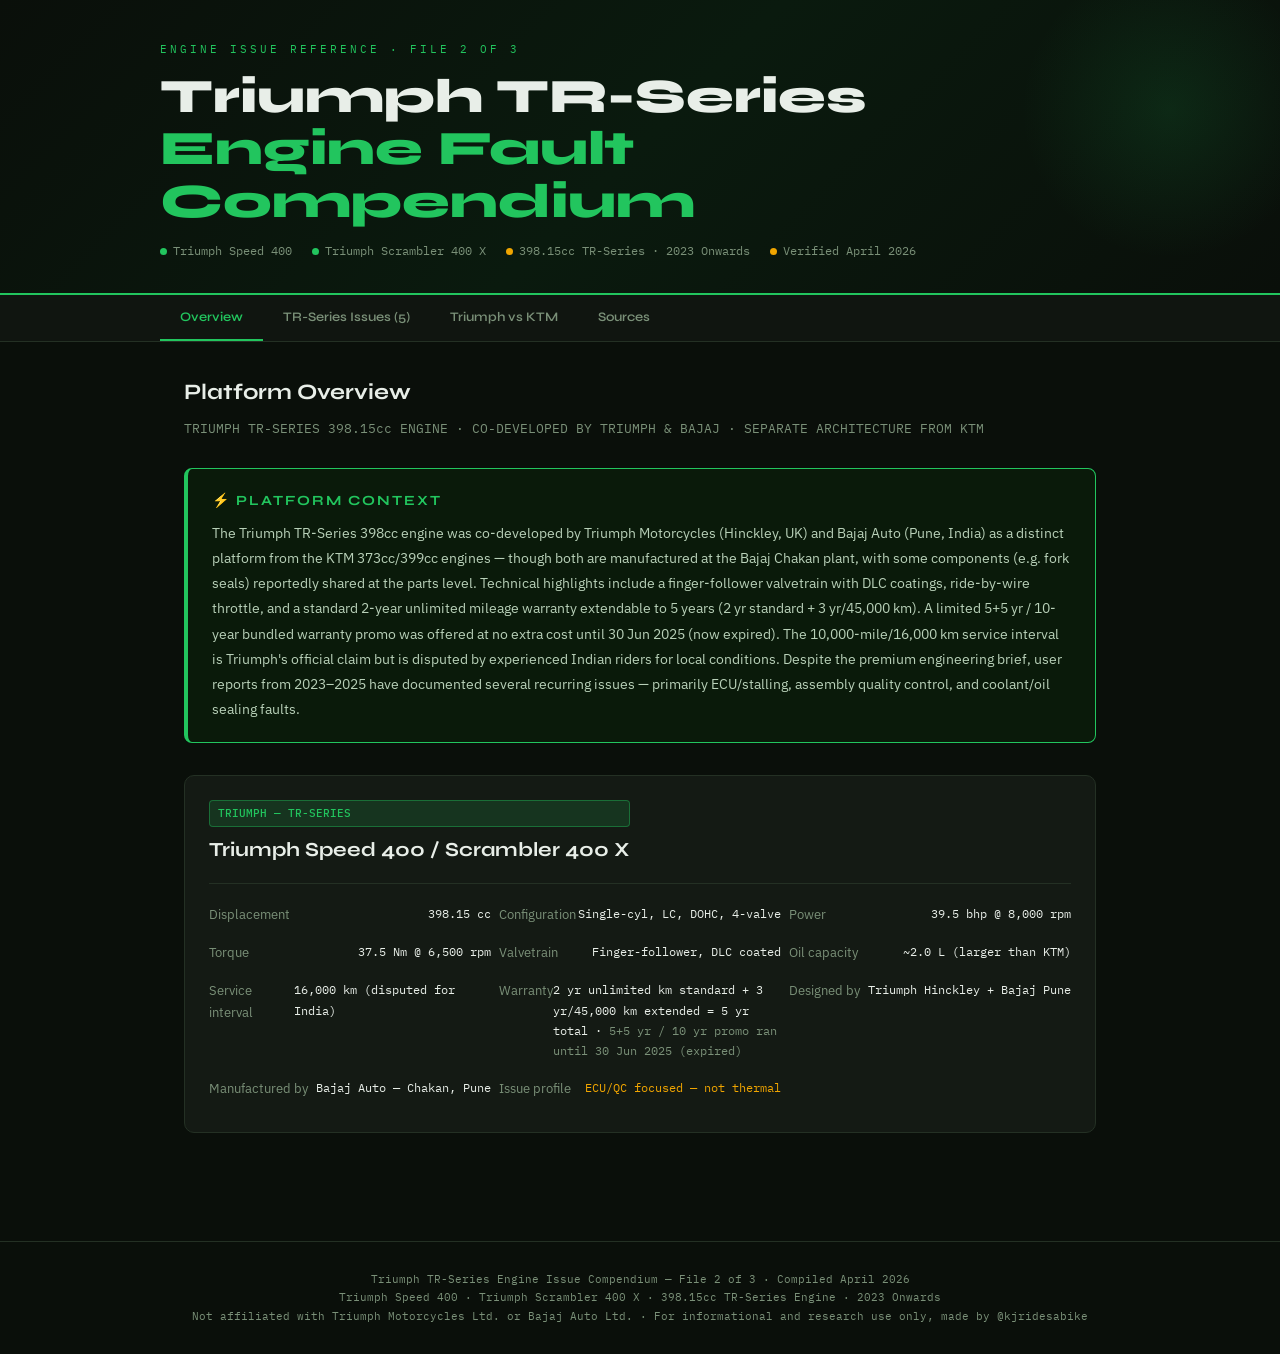
<file: KTM_Bajaj_Triumph issues/triumph_engine_issues.html>
<!doctype html>
<html lang="en">
  <head>
    <meta charset="UTF-8" />
    <meta name="viewport" content="width=device-width, initial-scale=1.0" />
    <title>Triumph TR-Series Engine Issues — Speed 400 & Scrambler 400X</title>
    <link
      href="https://fonts.googleapis.com/css2?family=Syne:wght@400;600;700;800&family=IBM+Plex+Mono:wght@400;500&family=IBM+Plex+Sans:ital,wght@0,300;0,400;0,500;1,300&display=swap"
      rel="stylesheet"
    />
    <style>
      :root {
        --bg: #0a0f0a;
        --surface: #101510;
        --card: #141a14;
        --border: #243024;
        --accent: #22c55e;
        --accent-dark: #15803d;
        --accent2: #f0a500;
        --accent3: #4a9eff;
        --text: #e8eee8;
        --muted: #7a9078;
        --danger: #ff4444;
        --warn: #f0a500;
        --good: #22c55e;
        --triumph: #22c55e;
      }
      *,
      *::before,
      *::after {
        box-sizing: border-box;
        margin: 0;
        padding: 0;
      }
      html {
        scroll-behavior: smooth;
      }
      body {
        background: var(--bg);
        color: var(--text);
        font-family: "IBM Plex Sans", sans-serif;
        font-size: 15px;
        line-height: 1.7;
        min-height: 100vh;
      }

      .site-header {
        background: linear-gradient(
          135deg,
          #0a0f0a 0%,
          #0a1a0e 50%,
          #0a0f0a 100%
        );
        border-bottom: 2px solid var(--triumph);
        padding: 40px 24px 32px;
        position: relative;
        overflow: hidden;
      }
      .site-header::before {
        content: "";
        position: absolute;
        top: -40px;
        right: -40px;
        width: 300px;
        height: 300px;
        background: radial-gradient(
          circle,
          rgba(34, 197, 94, 0.12) 0%,
          transparent 70%
        );
        pointer-events: none;
      }
      .header-inner {
        max-width: 960px;
        margin: 0 auto;
      }
      .header-label {
        font-family: "IBM Plex Mono", monospace;
        font-size: 11px;
        letter-spacing: 3px;
        color: var(--triumph);
        text-transform: uppercase;
        margin-bottom: 12px;
      }
      .site-header h1 {
        font-family: "Syne", sans-serif;
        font-size: clamp(26px, 5vw, 48px);
        font-weight: 800;
        line-height: 1.1;
        margin-bottom: 12px;
      }
      .site-header h1 span {
        color: var(--triumph);
      }
      .header-meta {
        font-family: "IBM Plex Mono", monospace;
        font-size: 12px;
        color: var(--muted);
        display: flex;
        flex-wrap: wrap;
        gap: 20px;
      }
      .header-meta span {
        display: flex;
        align-items: center;
        gap: 6px;
      }
      .dot {
        width: 7px;
        height: 7px;
        border-radius: 50%;
        display: inline-block;
      }

      .nav-wrap {
        background: var(--surface);
        border-bottom: 1px solid var(--border);
        position: sticky;
        top: 0;
        z-index: 100;
      }
      .nav-tabs {
        max-width: 960px;
        margin: 0 auto;
        display: flex;
        overflow-x: auto;
        -webkit-overflow-scrolling: touch;
        scrollbar-width: none;
      }
      .nav-tabs::-webkit-scrollbar {
        display: none;
      }
      .tab-btn {
        flex-shrink: 0;
        background: none;
        border: none;
        padding: 14px 20px;
        font-family: "Syne", sans-serif;
        font-size: 13px;
        font-weight: 600;
        color: var(--muted);
        cursor: pointer;
        border-bottom: 2px solid transparent;
        transition: all 0.2s;
        white-space: nowrap;
      }
      .tab-btn:hover {
        color: var(--text);
      }
      .tab-btn.active {
        color: var(--triumph);
        border-bottom-color: var(--triumph);
      }

      .main {
        max-width: 960px;
        margin: 0 auto;
        padding: 32px 24px;
      }
      .tab-panel {
        display: none;
      }
      .tab-panel.active {
        display: block;
        animation: fadeIn 0.3s ease;
      }
      @keyframes fadeIn {
        from {
          opacity: 0;
          transform: translateY(8px);
        }
        to {
          opacity: 1;
          transform: none;
        }
      }

      .section-title {
        font-family: "Syne", sans-serif;
        font-size: 22px;
        font-weight: 700;
        margin-bottom: 6px;
      }
      .section-sub {
        color: var(--muted);
        font-size: 13px;
        margin-bottom: 28px;
        font-family: "IBM Plex Mono", monospace;
      }

      .verdict-box {
        background: linear-gradient(135deg, #0a1a0a, #0a1a0a);
        border: 1px solid var(--triumph);
        border-left: 4px solid var(--triumph);
        border-radius: 8px;
        padding: 20px 24px;
        margin-bottom: 32px;
      }
      .verdict-box h3 {
        font-family: "Syne", sans-serif;
        font-size: 14px;
        font-weight: 700;
        text-transform: uppercase;
        letter-spacing: 2px;
        color: var(--triumph);
        margin-bottom: 8px;
      }
      .verdict-box p {
        font-size: 14px;
        line-height: 1.8;
        color: #b8d0b8;
      }

      .engine-card {
        background: var(--card);
        border: 1px solid var(--border);
        border-radius: 10px;
        padding: 24px;
        margin-bottom: 28px;
      }
      .badge {
        font-family: "IBM Plex Mono", monospace;
        font-size: 11px;
        padding: 3px 8px;
        border-radius: 4px;
        font-weight: 500;
      }
      .badge-triumph {
        background: rgba(34, 197, 94, 0.15);
        color: var(--triumph);
        border: 1px solid rgba(34, 197, 94, 0.4);
      }
      .spec-row {
        display: flex;
        justify-content: space-between;
        margin-bottom: 8px;
        font-size: 13px;
      }
      .spec-label {
        color: var(--muted);
      }
      .spec-val {
        font-family: "IBM Plex Mono", monospace;
        font-size: 12px;
      }

      .issue-list {
        display: flex;
        flex-direction: column;
        gap: 20px;
      }
      .issue-card {
        background: var(--card);
        border: 1px solid var(--border);
        border-radius: 10px;
        overflow: hidden;
      }
      .issue-header {
        display: flex;
        align-items: flex-start;
        gap: 16px;
        padding: 20px;
        border-bottom: 1px solid var(--border);
        cursor: pointer;
        transition: background 0.2s;
      }
      .issue-header:hover {
        background: rgba(255, 255, 255, 0.015);
      }
      .issue-num {
        font-family: "IBM Plex Mono", monospace;
        font-size: 11px;
        background: rgba(34, 197, 94, 0.12);
        color: var(--triumph);
        padding: 3px 8px;
        border-radius: 4px;
        flex-shrink: 0;
        margin-top: 2px;
      }
      .issue-title-wrap {
        flex: 1;
      }
      .issue-title {
        font-family: "Syne", sans-serif;
        font-weight: 700;
        font-size: 17px;
        margin-bottom: 6px;
      }
      .issue-chips {
        display: flex;
        flex-wrap: wrap;
        gap: 6px;
      }
      .chip {
        font-family: "IBM Plex Mono", monospace;
        font-size: 10px;
        padding: 2px 7px;
        border-radius: 3px;
        font-weight: 500;
      }
      .chip-high {
        background: rgba(255, 68, 68, 0.15);
        color: #ff7070;
        border: 1px solid rgba(255, 68, 68, 0.3);
      }
      .chip-med {
        background: rgba(240, 165, 0, 0.15);
        color: var(--accent2);
        border: 1px solid rgba(240, 165, 0, 0.3);
      }
      .chip-low {
        background: rgba(34, 197, 94, 0.12);
        color: #4ade80;
        border: 1px solid rgba(34, 197, 94, 0.25);
      }
      .chip-triumph {
        background: rgba(34, 197, 94, 0.15);
        color: #4ade80;
        border: 1px solid rgba(34, 197, 94, 0.3);
      }
      .severity-bar {
        width: 64px;
        text-align: center;
        flex-shrink: 0;
      }
      .severity-circle {
        width: 36px;
        height: 36px;
        border-radius: 50%;
        display: flex;
        align-items: center;
        justify-content: center;
        font-family: "Syne", sans-serif;
        font-size: 12px;
        font-weight: 700;
        margin: 0 auto 4px;
      }
      .sev-high {
        background: rgba(255, 68, 68, 0.2);
        border: 2px solid #ff4444;
        color: #ff7070;
      }
      .sev-med {
        background: rgba(240, 165, 0, 0.15);
        border: 2px solid var(--accent2);
        color: var(--accent2);
      }
      .sev-low {
        background: rgba(34, 197, 94, 0.1);
        border: 2px solid #22c55e;
        color: #4ade80;
      }
      .severity-label {
        font-size: 10px;
        color: var(--muted);
        font-family: "IBM Plex Mono", monospace;
      }
      .issue-body {
        padding: 0 20px;
        max-height: 0;
        overflow: hidden;
        transition:
          max-height 0.4s ease,
          padding 0.3s;
      }
      .issue-body.open {
        max-height: 2000px;
        padding: 20px;
      }
      .issue-grid {
        display: grid;
        grid-template-columns: 1fr 1fr;
        gap: 16px;
        margin-bottom: 16px;
      }
      @media (max-width: 600px) {
        .issue-grid {
          grid-template-columns: 1fr;
        }
      }
      .issue-col h4 {
        font-family: "IBM Plex Mono", monospace;
        font-size: 11px;
        text-transform: uppercase;
        letter-spacing: 1.5px;
        color: var(--muted);
        margin-bottom: 8px;
      }
      .issue-col ul {
        list-style: none;
      }
      .issue-col ul li {
        font-size: 13px;
        padding: 4px 0;
        border-bottom: 1px solid rgba(255, 255, 255, 0.05);
        color: #c8d8c8;
      }
      .issue-col ul li::before {
        content: "↳ ";
        color: var(--triumph);
        font-size: 12px;
      }
      .user-reports {
        background: rgba(74, 158, 255, 0.05);
        border: 1px solid rgba(74, 158, 255, 0.18);
        border-radius: 6px;
        padding: 14px;
        margin-top: 12px;
      }
      .user-reports h4 {
        font-family: "IBM Plex Mono", monospace;
        font-size: 11px;
        text-transform: uppercase;
        letter-spacing: 1.5px;
        color: var(--accent3);
        margin-bottom: 10px;
      }
      .quote-block {
        font-size: 12px;
        color: #a8b8a8;
        border-left: 2px solid var(--accent3);
        padding-left: 12px;
        margin-bottom: 8px;
        font-style: italic;
        line-height: 1.6;
      }
      .quote-source {
        font-family: "IBM Plex Mono", monospace;
        font-size: 10px;
        color: var(--muted);
        margin-top: 2px;
        display: block;
      }
      .fault-table-note {
        background: rgba(34, 197, 94, 0.06);
        border: 1px solid rgba(34, 197, 94, 0.2);
        border-radius: 6px;
        padding: 12px 14px;
        margin-top: 12px;
        font-size: 13px;
        color: #a8c8a0;
      }
      .fault-note-warn {
        background: rgba(240, 165, 0, 0.07);
        border: 1px solid rgba(240, 165, 0, 0.25);
        border-radius: 6px;
        padding: 12px 14px;
        margin-top: 12px;
        font-size: 13px;
        color: #c8b888;
      }
      .expand-icon {
        color: var(--muted);
        font-size: 20px;
        line-height: 1;
        flex-shrink: 0;
        margin-top: 6px;
        transition: transform 0.3s;
      }
      .issue-header.open .expand-icon {
        transform: rotate(45deg);
      }

      /* vs KTM comparison table */
      .comp-table {
        width: 100%;
        border-collapse: collapse;
        font-size: 13px;
        margin-top: 20px;
      }
      .comp-table th {
        background: rgba(255, 255, 255, 0.04);
        font-family: "IBM Plex Mono", monospace;
        font-size: 11px;
        text-transform: uppercase;
        letter-spacing: 1px;
        padding: 12px 14px;
        text-align: left;
        color: var(--muted);
        border-bottom: 1px solid var(--border);
      }
      .comp-table td {
        padding: 11px 14px;
        border-bottom: 1px solid rgba(255, 255, 255, 0.04);
        vertical-align: top;
        font-size: 13px;
        color: #c8d8c8;
      }
      .comp-table tr:hover td {
        background: rgba(255, 255, 255, 0.015);
      }
      .tag {
        display: inline-block;
        font-family: "IBM Plex Mono", monospace;
        font-size: 10px;
        padding: 2px 7px;
        border-radius: 3px;
        font-weight: 500;
        margin: 2px;
      }
      .tag-triumph {
        background: rgba(34, 197, 94, 0.15);
        color: #4ade80;
      }
      .tag-ktm {
        background: rgba(232, 83, 10, 0.15);
        color: #ff8855;
      }
      .tag-shared {
        background: rgba(240, 165, 0, 0.12);
        color: var(--accent2);
      }

      /* SOURCES */
      .source-grid {
        display: grid;
        grid-template-columns: repeat(auto-fill, minmax(280px, 1fr));
        gap: 14px;
      }
      .source-card {
        background: var(--card);
        border: 1px solid var(--border);
        border-radius: 8px;
        padding: 16px;
        text-decoration: none;
        color: inherit;
        transition:
          border-color 0.2s,
          background 0.2s;
        display: block;
      }
      .source-card:hover {
        border-color: var(--triumph);
        background: rgba(34, 197, 94, 0.04);
      }
      .source-type {
        font-family: "IBM Plex Mono", monospace;
        font-size: 10px;
        text-transform: uppercase;
        letter-spacing: 1px;
        margin-bottom: 6px;
      }
      .st-forum {
        color: var(--accent3);
      }
      .st-wiki {
        color: var(--accent2);
      }
      .st-official {
        color: var(--good);
      }
      .st-user {
        color: #cc88ff;
      }
      .source-card h4 {
        font-size: 13px;
        font-weight: 600;
        margin-bottom: 4px;
        line-height: 1.4;
      }
      .source-card p {
        font-size: 12px;
        color: var(--muted);
      }

      .doc-footer {
        border-top: 1px solid var(--border);
        padding: 28px 24px;
        text-align: center;
        font-family: "IBM Plex Mono", monospace;
        font-size: 11px;
        color: var(--muted);
        margin-top: 48px;
      }
    </style>
  </head>
  <body>
    <header class="site-header">
      <div class="header-inner">
        <div class="header-label">Engine Issue Reference · File 2 of 3</div>
        <h1>Triumph TR-Series<br /><span>Engine Fault Compendium</span></h1>
        <div class="header-meta">
          <span
            ><span class="dot" style="background: var(--triumph)"></span>
            Triumph Speed 400</span
          >
          <span
            ><span class="dot" style="background: var(--triumph)"></span>
            Triumph Scrambler 400 X</span
          >
          <span
            ><span class="dot" style="background: var(--accent2)"></span>
            398.15cc TR-Series · 2023 Onwards</span
          >
          <span
            ><span class="dot" style="background: var(--accent2)"></span>
            Verified April 2026</span
          >
        </div>
      </div>
    </header>

    <nav class="nav-wrap">
      <div class="nav-tabs">
        <button class="tab-btn active" onclick="switchTab('overview')">
          Overview
        </button>
        <button class="tab-btn" onclick="switchTab('issues')">
          TR-Series Issues (5)
        </button>
        <button class="tab-btn" onclick="switchTab('vsktm')">
          Triumph vs KTM
        </button>
        <button class="tab-btn" onclick="switchTab('sources')">Sources</button>
      </div>
    </nav>

    <main class="main">
      <!-- OVERVIEW -->
      <section class="tab-panel active" id="panel-overview">
        <div class="section-title">Platform Overview</div>
        <div class="section-sub">
          TRIUMPH TR-SERIES 398.15cc ENGINE · CO-DEVELOPED BY TRIUMPH & BAJAJ ·
          SEPARATE ARCHITECTURE FROM KTM
        </div>

        <div class="verdict-box">
          <h3>⚡ Platform Context</h3>
          <p>
            The Triumph TR-Series 398cc engine was co-developed by Triumph
            Motorcycles (Hinckley, UK) and Bajaj Auto (Pune, India) as a
            distinct platform from the KTM 373cc/399cc engines — though both are
            manufactured at the Bajaj Chakan plant, with some components (e.g.
            fork seals) reportedly shared at the parts level. Technical
            highlights include a finger-follower valvetrain with DLC coatings,
            ride-by-wire throttle, and a standard 2-year unlimited mileage
            warranty extendable to 5 years (2 yr standard + 3 yr/45,000 km). A
            limited 5+5 yr / 10-year bundled warranty promo was offered at no
            extra cost until 30 Jun 2025 (now expired). The 10,000-mile/16,000
            km service interval is Triumph's official claim but is disputed by
            experienced Indian riders for local conditions. Despite the premium
            engineering brief, user reports from 2023–2025 have documented
            several recurring issues — primarily ECU/stalling, assembly quality
            control, and coolant/oil sealing faults.
          </p>
        </div>

        <div class="engine-card">
          <div
            style="
              display: flex;
              align-items: center;
              gap: 12px;
              margin-bottom: 20px;
              padding-bottom: 16px;
              border-bottom: 1px solid var(--border);
            "
          >
            <div>
              <div class="badge badge-triumph" style="margin-bottom: 6px">
                TRIUMPH — TR-SERIES
              </div>
              <h3
                style="
                  font-family: &quot;Syne&quot;, sans-serif;
                  font-size: 20px;
                  font-weight: 700;
                "
              >
                Triumph Speed 400 / Scrambler 400 X
              </h3>
            </div>
          </div>
          <div
            style="
              display: grid;
              grid-template-columns: repeat(auto-fit, minmax(220px, 1fr));
              gap: 8px;
            "
          >
            <div class="spec-row">
              <span class="spec-label">Displacement</span
              ><span class="spec-val">398.15 cc</span>
            </div>
            <div class="spec-row">
              <span class="spec-label">Configuration</span
              ><span class="spec-val">Single-cyl, LC, DOHC, 4-valve</span>
            </div>
            <div class="spec-row">
              <span class="spec-label">Power</span
              ><span class="spec-val">39.5 bhp @ 8,000 rpm</span>
            </div>
            <div class="spec-row">
              <span class="spec-label">Torque</span
              ><span class="spec-val">37.5 Nm @ 6,500 rpm</span>
            </div>
            <div class="spec-row">
              <span class="spec-label">Valvetrain</span
              ><span class="spec-val">Finger-follower, DLC coated</span>
            </div>
            <div class="spec-row">
              <span class="spec-label">Oil capacity</span
              ><span class="spec-val">~2.0 L (larger than KTM)</span>
            </div>
            <div class="spec-row">
              <span class="spec-label">Service interval</span
              ><span class="spec-val">16,000 km (disputed for India)</span>
            </div>
            <div class="spec-row">
              <span class="spec-label">Warranty</span
              ><span class="spec-val"
                >2 yr unlimited km standard + 3 yr/45,000 km extended = 5 yr
                total ·
                <span style="color: var(--muted)"
                  >5+5 yr / 10 yr promo ran until 30 Jun 2025 (expired)</span
                ></span
              >
            </div>
            <div class="spec-row">
              <span class="spec-label">Designed by</span
              ><span class="spec-val">Triumph Hinckley + Bajaj Pune</span>
            </div>
            <div class="spec-row">
              <span class="spec-label">Manufactured by</span
              ><span class="spec-val">Bajaj Auto — Chakan, Pune</span>
            </div>
            <div class="spec-row">
              <span class="spec-label">Issue profile</span
              ><span class="spec-val" style="color: var(--warn)"
                >ECU/QC focused — not thermal</span
              >
            </div>
          </div>
        </div>
      </section>

      <!-- ISSUES -->
      <section class="tab-panel" id="panel-issues">
        <div class="section-title">Triumph TR-Series — Known Issues</div>
        <div class="section-sub">
          TRIUMPH SPEED 400 & SCRAMBLER 400 X · 398.15cc TR-SERIES ENGINE · 2023
          ONWARDS
        </div>

        <div class="issue-list">
          <div class="issue-card">
            <div class="issue-header" onclick="toggleIssue(this)">
              <div class="issue-num">T1</div>
              <div class="issue-title-wrap">
                <div class="issue-title">
                  Engine Stalling During Deceleration / Low-Speed Riding
                </div>
                <div class="issue-chips">
                  <span class="chip chip-high">HIGH SEVERITY</span>
                  <span class="chip chip-triumph"
                    >SPEED 400 + SCRAMBLER 400X</span
                  >
                  <span class="chip chip-med"
                    >ECU UPDATES ISSUED — PERSISTS FOR SOME</span
                  >
                </div>
              </div>
              <div class="severity-bar">
                <div class="severity-circle sev-high">H</div>
                <div class="severity-label">SEVERITY</div>
              </div>
              <div class="expand-icon">+</div>
            </div>
            <div class="issue-body">
              <div class="issue-grid">
                <div class="issue-col">
                  <h4>Root Causes</h4>
                  <ul>
                    <li>ECU fueling map edge case at low RPM transitions</li>
                    <li>
                      Single-cylinder nature — less flywheel energy to maintain
                      idle vs twins
                    </li>
                    <li>
                      Throttle-by-wire calibration sensitivity at low throttle
                      inputs
                    </li>
                    <li>Possible clutch or gear position sensor interaction</li>
                    <li>
                      No bump-start capability (engine won't fire on clutch
                      release during stall)
                    </li>
                  </ul>
                </div>
                <div class="issue-col">
                  <h4>Symptoms</h4>
                  <ul>
                    <li>
                      Engine cuts out mid-gear change (2nd to 3rd, or 3rd to
                      2nd)
                    </li>
                    <li>Oil light illuminates momentarily before shutdown</li>
                    <li>
                      Stall without warning at slow speed / coming to a stop
                    </li>
                    <li>
                      Cannot bump-start — must use electric starter after stall
                    </li>
                    <li>More common on early 2023–2024 model year bikes</li>
                  </ul>
                </div>
              </div>
              <div class="issue-col" style="margin-bottom: 12px">
                <h4>Status & Resolution</h4>
                <ul>
                  <li>
                    Two official ECU updates have been issued by Triumph
                    (2023–2024)
                  </li>
                  <li>
                    MY2025 and later bikes are believed to have these updates
                    pre-incorporated, though stalling reports persist from this
                    period as well
                  </li>
                  <li>
                    Dealers in some markets unable to fix — "software is up to
                    date, no further fix available"
                  </li>
                  <li>
                    US NHTSA complaints filed by Speed 400 owners after repeat
                    stalling
                  </li>
                  <li>
                    Some India owners at 6,500 km still experiencing stalling
                    post-multiple updates
                  </li>
                </ul>
              </div>
              <div class="fault-note-warn">
                ⚠️ <strong>Safety concern:</strong> Stalling in traffic, during
                a U-turn, or while filtering carries real risk. Unlike the KTM,
                the Triumph 400 cannot be bump-started — riders are stranded
                mid-stall in traffic until the electric starter restarts the
                engine, which some users report takes several seconds.
              </div>
              <div class="user-reports">
                <h4>📋 User-Reported Evidence</h4>
                <div class="quote-block">
                  "Bought a 400X in Sep 2024. Clocked 6,500 kms. Done a number
                  of software updates — still facing stalling issue. SC guys
                  have no clue. It's been 3 years since the bike launched and
                  still no solution."<span class="quote-source"
                    >— Triumph 400 Forum (triumph400forum.com) India user, Aug
                    2025</span
                  >
                </div>
                <div class="quote-block">
                  "My Speed 400 stalled twice. I reported the issue to the US
                  NHTSA after the second occurrence. The dealer told me the
                  software was up to date and there was no fix for the
                  issue."<span class="quote-source"
                    >— Triumph 400 Forum user (US), Aug 2025</span
                  >
                </div>
                <div class="quote-block">
                  "Clutch in, still moving, changing down 3rd to 2nd — engine
                  cuts out. Oil light comes on and motor stops. Wouldn't bump
                  start — had to stop and use the starter."<span
                    class="quote-source"
                    >— Triumph 400 Forum (triumph400forum.com)</span
                  >
                </div>
              </div>
            </div>
          </div>

          <div class="issue-card">
            <div class="issue-header" onclick="toggleIssue(this)">
              <div class="issue-num">T2</div>
              <div class="issue-title-wrap">
                <div class="issue-title">
                  Oil Leaks — Head Gasket, Clutch Cover & Countershaft Seals
                </div>
                <div class="issue-chips">
                  <span class="chip chip-med">MEDIUM SEVERITY</span>
                  <span class="chip chip-triumph"
                    >SPEED 400 + SCRAMBLER 400X</span
                  >
                  <span class="chip chip-med">QC INCONSISTENCY</span>
                </div>
              </div>
              <div class="severity-bar">
                <div class="severity-circle sev-med">M</div>
                <div class="severity-label">SEVERITY</div>
              </div>
              <div class="expand-icon">+</div>
            </div>
            <div class="issue-body">
              <div class="issue-grid">
                <div class="issue-col">
                  <h4>Root Causes</h4>
                  <ul>
                    <li>
                      Head gasket failure on some early units (cylinder-piston
                      assembly replaced under warranty)
                    </li>
                    <li>
                      Clutch spring oil seal — drops of oil visible under parked
                      bike
                    </li>
                    <li>
                      Front countershaft / crankcase cover oil seal — common on
                      some batches
                    </li>
                    <li>Assembly QC inconsistency at Bajaj Pune plant</li>
                    <li>
                      USD fork oil seal rupture — exacerbated by Indian road
                      debris
                    </li>
                  </ul>
                </div>
                <div class="issue-col">
                  <h4>Symptoms</h4>
                  <ul>
                    <li>Oil puddle under bike after parking</li>
                    <li>
                      Oil smell on hot exhaust (valve cover / base gasket area)
                    </li>
                    <li>
                      Blue smoke indicating oil entering combustion chamber
                      (advanced)
                    </li>
                    <li>Front fork becomes soft rapidly (fork seal failure)</li>
                    <li>Oily residue on exhaust headers</li>
                  </ul>
                </div>
              </div>
              <div class="fault-table-note">
                ⚠️ <strong>Pattern noted:</strong> Multiple Team-BHP and Triumph
                400 Forum members have documented oil leaks from different
                locations on the same bike. This pattern is consistent with
                assembly-line QC inconsistency in seal installation, though it
                could also reflect individual component variation or early-unit
                tolerances — the root cause has not been officially confirmed by
                Triumph. All documented repairs were covered under Triumph's
                standard unlimited mileage warranty.
              </div>
              <div class="user-reports">
                <h4>📋 User-Reported Evidence</h4>
                <div class="quote-block">
                  "Starting with coolant leakage from the engine head to now oil
                  leakage from the front fork — I'm really starting to question
                  the reliability of the bike."<span class="quote-source"
                    >— Team-BHP (team-bhp.com), Speed 400 owner, May 2024</span
                  >
                </div>
                <div class="quote-block">
                  "The oil leakage comes from the head gasket. The bike has been
                  in the workshop since July 12, waiting for parts. Not happy.
                  They replaced the cylinder-piston assembly and all the
                  gaskets. Put 2,000 km more since with no problems."<span
                    class="quote-source"
                    >— Triumph 400 Forum, European Speed 400 owner</span
                  >
                </div>
                <div class="quote-block">
                  "I've had 2 oil leaks in 600 miles — front sprocket
                  countershaft and crankcase cover. Both sorted under warranty.
                  Seems like a lack of consistency on the assembly line."<span
                    class="quote-source"
                    >— Triumph 400 Forum</span
                  >
                </div>
              </div>
            </div>
          </div>

          <div class="issue-card">
            <div class="issue-header" onclick="toggleIssue(this)">
              <div class="issue-num">T3</div>
              <div class="issue-title-wrap">
                <div class="issue-title">
                  Coolant Overflow / Leakage Under Heat (Traffic Conditions)
                </div>
                <div class="issue-chips">
                  <span class="chip chip-med">MEDIUM SEVERITY</span>
                  <span class="chip chip-triumph"
                    >SPEED 400 + SCRAMBLER 400X</span
                  >
                </div>
              </div>
              <div class="severity-bar">
                <div class="severity-circle sev-med">M</div>
                <div class="severity-label">SEVERITY</div>
              </div>
              <div class="expand-icon">+</div>
            </div>
            <div class="issue-body">
              <div class="issue-grid">
                <div class="issue-col">
                  <h4>Root Causes</h4>
                  <ul>
                    <li>
                      Coolant expansion tank overfilled above MAX line at
                      factory
                    </li>
                    <li>
                      Overflow pipe routing causes pooling under bike — alarming
                      but sometimes benign
                    </li>
                    <li>
                      Pressure buildup during sustained city traffic / radiator
                      fan cycling
                    </li>
                    <li>Possible head gasket involvement in some cases</li>
                    <li>
                      Coolant system sensitivity to sustained low-speed
                      high-load operation
                    </li>
                  </ul>
                </div>
                <div class="issue-col">
                  <h4>Symptoms</h4>
                  <ul>
                    <li>Pool of green liquid under the bike after hot ride</li>
                    <li>Coolant reservoir emptied completely after hot day</li>
                    <li>Fan running constantly in city traffic</li>
                    <li>
                      Coolant weeping from engine head (non-overflow source)
                    </li>
                  </ul>
                </div>
              </div>
              <div class="user-reports">
                <h4>📋 User-Reported Evidence</h4>
                <div class="quote-block">
                  "After 500 km, I noticed a pool of green liquid under the
                  bike. Found a pipe from the top of the coolant reservoir that
                  just runs around the front — this is where the coolant was
                  coming from."<span class="quote-source"
                    >— Triumph 400 Forum (triumph400forum.com), Scrambler 400X
                    owner</span
                  >
                </div>
                <div class="quote-block">
                  "After a hot day, the coolant in the expansion tank began to
                  flow vigorously from the overflow. The entire expansion tank
                  emptied. Is this common on the Scrambler 400X?"<span
                    class="quote-source"
                    >— Triumph 400 Forum, French owner (translated)</span
                  >
                </div>
                <div class="quote-block">
                  "Covered more than 2,500 kms. Today I noticed green liquid
                  drops on the engine. This coolant leakage doesn't seem like an
                  overflow — it looks like a gasket issue."<span
                    class="quote-source"
                    >— Team-BHP (team-bhp.com), Speed 400 owner, Dec 2023</span
                  >
                </div>
              </div>
            </div>
          </div>

          <div class="issue-card">
            <div class="issue-header" onclick="toggleIssue(this)">
              <div class="issue-num">T4</div>
              <div class="issue-title-wrap">
                <div class="issue-title">
                  Engine Ticking / Valve Noise at Idle
                </div>
                <div class="issue-chips">
                  <span class="chip chip-med">MEDIUM SEVERITY</span>
                  <span class="chip chip-triumph">SPEED 400</span>
                  <span class="chip chip-low">SOME CASES NORMAL</span>
                </div>
              </div>
              <div class="severity-bar">
                <div class="severity-circle sev-med">M</div>
                <div class="severity-label">SEVERITY</div>
              </div>
              <div class="expand-icon">+</div>
            </div>
            <div class="issue-body">
              <div class="issue-grid">
                <div class="issue-col">
                  <h4>Root Causes</h4>
                  <ul>
                    <li>
                      Valve clearance out of spec from factory on some units
                    </li>
                    <li>
                      Timing / pre-detonation flutter between gear changes
                    </li>
                    <li>
                      Upper cylinder oil starvation concern (early warm-up
                      period)
                    </li>
                    <li>
                      Finger-follower valvetrain audible by design — some noise
                      is normal
                    </li>
                    <li>
                      Low-octane fuel use triggering knocking (manual confirms
                      higher octane may help)
                    </li>
                  </ul>
                </div>
                <div class="issue-col">
                  <h4>Diagnostic Steps</h4>
                  <ul>
                    <li>
                      Compare sound to a brand-new showroom unit — if
                      significantly louder, escalate
                    </li>
                    <li>
                      Try higher-octane fuel for one tank (manual explicitly
                      mentions this as a remedy)
                    </li>
                    <li>Request valve clearance measurement at next service</li>
                    <li>Document with audio recording and show dealer</li>
                    <li>Insist on dealer getting a floor model to compare</li>
                  </ul>
                </div>
              </div>
              <div class="fault-table-note">
                ⚠️ <strong>Dealer pattern:</strong> Multiple owners report
                dealers saying "that's just the way they sound." However, at
                least one verified case showed that a brand-new showroom unit
                did NOT produce the same noise — establishing this as a fault in
                affected units, not a platform characteristic.
              </div>
              <div class="user-reports">
                <h4>📋 User-Reported Evidence</h4>
                <div class="quote-block">
                  "Sounds like valve clearance is too loose on one of the
                  valves. It was doing this the day I left the dealership with 1
                  mile on the bike. The noise seems to be getting worse."<span
                    class="quote-source"
                    >— Triumph 400 Forum (triumph400forum.com), Speed 400 owner
                    (US)</span
                  >
                </div>
                <div class="quote-block">
                  "We compared it to a brand-new one off the floor and the
                  brand-new one does NOT sound like that. If it blows up over
                  the next 2 years, they will have to fix or replace the engine
                  under warranty."<span class="quote-source"
                    >— Triumph 400 Forum (same thread as above)</span
                  >
                </div>
              </div>
            </div>
          </div>

          <div class="issue-card">
            <div class="issue-header" onclick="toggleIssue(this)">
              <div class="issue-num">T5</div>
              <div class="issue-title-wrap">
                <div class="issue-title">
                  Build Quality / Pre-Delivery Inspection Failures
                </div>
                <div class="issue-chips">
                  <span class="chip chip-low">LOW SEVERITY</span>
                  <span class="chip chip-triumph"
                    >SPEED 400 + SCRAMBLER 400X</span
                  >
                  <span class="chip chip-med">QC — BAJAJ PLANT</span>
                </div>
              </div>
              <div class="severity-bar">
                <div class="severity-circle sev-low">L</div>
                <div class="severity-label">SEVERITY</div>
              </div>
              <div class="expand-icon">+</div>
            </div>
            <div class="issue-body">
              <div class="issue-grid">
                <div class="issue-col">
                  <h4>Reported PDI Failures</h4>
                  <ul>
                    <li>
                      Suspension with no grease or lubricant at all (bearings
                      dry from factory)
                    </li>
                    <li>
                      Clutch cable very loose — nearly detached on delivery
                    </li>
                    <li>
                      Suspension reported as very stiff due to lack of grease
                    </li>
                    <li>
                      Fork seal shared with KTM 390 — some cross-contamination
                      of wrong parts
                    </li>
                    <li>
                      16,000 km oil change interval widely disputed in Indian
                      conditions
                    </li>
                  </ul>
                </div>
                <div class="issue-col">
                  <h4>Owner Mitigations</h4>
                  <ul>
                    <li>
                      Multiple owners service at 4,500–5,000 km instead of
                      Triumph's 16,000 km claim
                    </li>
                    <li>
                      Motul 7100 10W50 used by many India owners (same oil as
                      KTM users)
                    </li>
                    <li>
                      Fork seals are shared with KTM — OEM parts available from
                      KTM dealers
                    </li>
                    <li>
                      Triumph service network in India still limited compared to
                      Bajaj/KTM
                    </li>
                  </ul>
                </div>
              </div>
              <div class="fault-note-warn">
                ⚠️ <strong>Service interval concern:</strong> Triumph claims a
                16,000 km oil change interval — the longest of any bike in this
                class. Multiple experienced Indian riders have explicitly
                rejected this interval for Indian riding conditions (heat,
                traffic, dust) and are servicing at 4,500–5,000 km as a
                precaution. The 16,000 km figure is calibrated for European
                riding conditions.
              </div>
              <div class="user-reports">
                <h4>📋 User-Reported Evidence</h4>
                <div class="quote-block">
                  "Upon disassembly, the suspension had no lubricants or grease
                  at all — even the bearings had no grease! The owner spent
                  R$1,600 with the mechanic to fix this and said it made all the
                  difference."<span class="quote-source"
                    >— Triumph 400 Forum, Brazilian Scrambler 400X owner
                    (2024)</span
                  >
                </div>
                <div class="quote-block">
                  "I have no faith in Triumph's claim of 16,000 km. I serviced
                  my Speed 400 at 4,500 km. The right side fork seal was leaking
                  due to rough usage. Still very satisfied with the ride quality
                  overall."<span class="quote-source"
                    >— Team-BHP (team-bhp.com), Speed 400 owner, Pune</span
                  >
                </div>
              </div>
            </div>
          </div>
        </div>
      </section>

      <!-- TRIUMPH VS KTM -->
      <section class="tab-panel" id="panel-vsktm">
        <div class="section-title">Triumph TR-Series vs KTM 373cc / 399cc</div>
        <div class="section-sub">
          COMPARATIVE RELIABILITY ANALYSIS · ARCHITECTURE-LEVEL DIFFERENCES
        </div>

        <div class="verdict-box">
          <h3>⚡ Core Finding</h3>
          <p>
            Based on available user reports and forum evidence, the Triumph
            TR-series issues appear qualitatively different from the 373cc KTM
            issues — though direct comparison is limited by the TR-series'
            shorter production history (2023 onwards vs. KTM's longer track
            record). The KTM platform's most serious reported problems —
            coolant-oil mixing, water pump seal failure, elevated oil
            consumption — are linked to thermal stress under aggressive tuning.
            The Triumph's documented issues are primarily ECU calibration
            (stalling) and assembly QC (seals, lubrication). Whether the
            TR-series proves more reliable long-term remains an open question:
            the stalling issue is unresolved for a subset of owners, the
            evidence base is still growing, and Indian usage conditions add
            variables not reflected in European forum data.
          </p>
        </div>

        <table class="comp-table">
          <thead>
            <tr>
              <th>Dimension</th>
              <th>Triumph TR-Series</th>
              <th>KTM 373cc</th>
            </tr>
          </thead>
          <tbody>
            <tr>
              <td><strong>Worst Issue Type</strong></td>
              <td>
                ECU stalling (partially software-fixed); oil/coolant leaks (QC)
              </td>
              <td>
                Coolant-oil mixing; water pump seal failure; oil consumption
              </td>
            </tr>
            <tr>
              <td><strong>Root Cause of Issues</strong></td>
              <td>
                Bajaj assembly-line QC inconsistency; ECU calibration edge cases
              </td>
              <td>
                Aggressive tuning pushing thermal limits; post-2019 piston
                changes (suspected)
              </td>
            </tr>
            <tr>
              <td><strong>Compression Ratio</strong></td>
              <td>
                <span class="tag tag-triumph">Lower (conservative tune)</span>
              </td>
              <td>
                <span class="tag tag-ktm"
                  >12.6:1 (high — creates thermal stress)</span
                >
              </td>
            </tr>
            <tr>
              <td><strong>Oil Consumption</strong></td>
              <td>
                <span class="tag tag-triumph"
                  >LOW — user reports suggest low consumption; no independently
                  verified baseline figure</span
                >
              </td>
              <td>
                <span class="tag tag-ktm"
                  >HIGH — multiple reports of significant consumption; figures
                  vary widely by unit and usage</span
                >
              </td>
            </tr>
            <tr>
              <td><strong>Oil Capacity</strong></td>
              <td>
                <span class="tag tag-triumph">~2.0 L (larger buffer)</span>
              </td>
              <td>
                <span class="tag tag-ktm"
                  >1.5–1.7 L (less buffer for consumption)</span
                >
              </td>
            </tr>
            <tr>
              <td><strong>Service Interval</strong></td>
              <td>16,000 km (disputed for India conditions)</td>
              <td>3,500 km (conservative interval required for health)</td>
            </tr>
            <tr>
              <td><strong>Stalling Issue</strong></td>
              <td>
                <span class="tag tag-triumph"
                  >Present — ECU-based, being addressed</span
                >
              </td>
              <td>
                <span class="tag tag-ktm"
                  >Present — lean fueling, partially mitigated</span
                >
              </td>
            </tr>
            <tr>
              <td><strong>Water Pump Issues</strong></td>
              <td>
                <span class="tag tag-triumph"
                  >Not documented in available user reports (platform too new
                  for long-term data)</span
                >
              </td>
              <td>
                <span class="tag tag-ktm"
                  >Major issue — multiple seal failures documented</span
                >
              </td>
            </tr>
            <tr>
              <td><strong>Valvetrain</strong></td>
              <td>Finger-follower, DLC coated</td>
              <td>Nearly same to Triumph</td>
            </tr>
            <tr>
              <td><strong>Long-Term Reliability Outlook</strong></td>
              <td>
                <span class="tag tag-triumph"
                  >Unclear — ECU issue unresolved for subset; platform too new
                  for long-term mileage data</span
                >
              </td>
              <td>
                <span class="tag tag-ktm"
                  >Mixed — thermal issues documented accumulating with high
                  mileage</span
                >
              </td>
            </tr>
            <tr>
              <td><strong>Warranty Coverage</strong></td>
              <td>
                <span class="tag tag-triumph">Standard: 2 yr unlimited km</span>
                <span class="tag tag-triumph"
                  >Extended: +3 yr / 45,000 km = 5 yr total</span
                >
                <div
                  style="
                    font-size: 11px;
                    color: var(--muted);
                    margin-top: 6px;
                    font-family: &quot;IBM Plex Mono&quot;, monospace;
                  "
                >
                  ⚠️ 5+5 yr / 10-yr bundled promo (Speed 400, Scrambler 400X,
                  Speed T4) was offered at no extra cost until 30 Jun 2025 — now
                  expired. Fully transferable on resale while active.
                </div>
              </td>
              <td>
                <span class="tag tag-ktm"
                  >Standard: 2 yr + 3 yr extended = 5 yr (from Apr 2024)</span
                >
                <div
                  style="
                    font-size: 11px;
                    color: var(--muted);
                    margin-top: 6px;
                    font-family: &quot;IBM Plex Mono&quot;, monospace;
                  "
                >
                  ⚠️ Same 5+5 yr / 10-yr promo applied to 390 Duke until 30 Jun
                  2025 — now expired. Warranty disputes common for oil
                  consumption claims.
                </div>
              </td>
            </tr>
            <tr>
              <td><strong>Manufacturing Location</strong></td>
              <td>
                <span class="tag tag-shared">Bajaj Auto, Chakan, Pune</span>
              </td>
              <td>
                <span class="tag tag-shared">Bajaj Auto, Chakan, Pune</span>
              </td>
            </tr>
          </tbody>
        </table>
      </section>

      <!-- SOURCES -->
      <section class="tab-panel" id="panel-sources">
        <div class="section-title">Sources & References</div>
        <div class="section-sub">
          ALL CLAIMS IN THIS FILE ARE TRACEABLE TO THESE SOURCES
        </div>
        <p style="font-size: 13px; color: var(--muted); margin-bottom: 24px">
          Sources are categorized by type. User forum reports are treated as
          primary evidence for issues that Triumph has not officially
          acknowledged. The evidence base mixes reports from India, Europe, the
          US, and Brazil — usage conditions, climate, fuel quality, and road
          surfaces vary significantly across these contexts, and not all issues
          apply equally to all markets. No claim relies on a single unverified
          source, but frequency and severity data cannot be statistically
          extrapolated from forum threads.
        </p>

        <div class="source-grid">
          <a
            class="source-card"
            href="https://www.triumph400forum.com/threads/engine-stalling-problem.653/"
            target="_blank"
            ><div class="source-type st-forum">User Forum</div>
            <h4>Triumph 400 Forum — Stalling Problem Thread</h4>
            <p>
              11,000+ post community; stalling reports from India, US, Europe;
              ECU update history; NHTSA filings
            </p></a
          >
          <a
            class="source-card"
            href="https://www.team-bhp.com/forum/motorbikes/283371-my-triumph-speed-400-problems-reviewers-brush-aside.html"
            target="_blank"
            ><div class="source-type st-user">Team-BHP</div>
            <h4>Team-BHP — Triumph Speed 400 Problems</h4>
            <p>
              Real-world Indian owner issues; fork seals, overheating, service
              concerns
            </p></a
          >
          <a
            class="source-card"
            href="https://www.team-bhp.com/news/coolant-leakage-my-triumph-speed-400-what-could-be-cause"
            target="_blank"
            ><div class="source-type st-user">Team-BHP</div>
            <h4>Team-BHP — Coolant Leakage Speed 400</h4>
            <p>
              Coolant leakage from unusual location; gasket involvement
              suspected; community diagnosis
            </p></a
          >
          <a
            class="source-card"
            href="https://www.triumph400forum.com/threads/oil-leak.149/"
            target="_blank"
            ><div class="source-type st-forum">User Forum</div>
            <h4>Triumph 400 Forum — Oil Leak Thread</h4>
            <p>
              Head gasket failure confirmed; cylinder-piston assembly replaced;
              2 separate oil leaks at 600 miles
            </p></a
          >
          <a
            class="source-card"
            href="https://www.triumph400forum.com/threads/engine-ticking-loudly-at-idle-anyone-else-have-this-issue.101/"
            target="_blank"
            ><div class="source-type st-forum">User Forum</div>
            <h4>Triumph 400 Forum — Engine Ticking</h4>
            <p>
              Valve clearance issue from delivery; new floor unit confirmed
              different sound; lemon law discussion
            </p></a
          >
          <a
            class="source-card"
            href="https://www.team-bhp.com/news/why-i-did-preventive-maintenance-my-triumph-speed-400-4500-km"
            target="_blank"
            ><div class="source-type st-user">Team-BHP</div>
            <h4>Team-BHP — Speed 400 Service at 4,500 km</h4>
            <p>
              16,000 km interval dispute; fork seal leak; Motul 7100 10W50
              usage; fork seals shared with KTM
            </p></a
          >
          <a
            class="source-card"
            href="https://www.triumphmotorcycles.com/motorcycles/classic/speed-400/reasons-to-ride/engine"
            target="_blank"
            ><div class="source-type st-official">Official</div>
            <h4>Triumph Motorcycles — Speed 400 Engine Page</h4>
            <p>
              TR-Series official specs; finger-follower DLC valvetrain;
              ride-by-wire; 2-year unlimited warranty
            </p></a
          >
          <a
            class="source-card"
            href="https://en.wikipedia.org/wiki/KTM_390_series"
            target="_blank"
            ><div class="source-type st-wiki">Wikipedia</div>
            <h4>KTM 390 Series — Wikipedia</h4>
            <p>
              Cross-reference for 373cc/399cc comparison context; platform
              production details
            </p></a
          >
          <a
            class="source-card"
            href="https://www.bikedekho.com/news/ktm-390-duke-and-triumph-400cc-bikes-get-10-year-warranty-18069"
            target="_blank"
            ><div class="source-type st-official">Official / News</div>
            <h4>BikeDekho — KTM 390 Duke & Triumph 400cc 10-Year Warranty</h4>
            <p>
              Confirms 5+5 yr / 10-yr bundled promo structure for Speed 400,
              Scrambler 400X, Speed T4 and KTM 390 Duke; valid until 30 Jun
              2025; fully transferable; no extra cost. Normal structure: 2 yr
              unlimited km + 3 yr/45,000 km extended = 5 yr total.
            </p></a
          >
          <a
            class="source-card"
            href="https://www.bajajauto.com/corporate/media-centre/press-releases/ktm-offers-5-year-warranty-and-roadside-assistance-free-with-all-its-models"
            target="_blank"
            ><div class="source-type st-official">
              Official — Bajaj Press Release
            </div>
            <h4>Bajaj Auto — KTM 5-Year Warranty & Roadside Assistance</h4>
            <p>
              Confirms KTM and Husqvarna standard warranty upgraded to 5 years
              (2 yr standard + 3 yr extended) from April 2024, plus 1-year
              roadside assistance, at no extra cost across all models.
            </p></a
          >
        </div>

        <div
          class="verdict-box"
          style="margin-top: 28px; border-color: var(--muted)"
        >
          <h3 style="color: var(--muted)">SOURCE QUALITY NOTE</h3>
          <p>
            The Triumph TR-Series has a shorter on-road history (2023 onwards)
            than the KTM 373cc platform, which means the evidence base is still
            growing and long-term mileage data is limited. User reports from
            Team-BHP and Triumph 400 Forum are considered primary evidence given
            the absence of official Triumph documentation on many of these
            issues. Reports span India, Europe, the US, and Brazil — local
            riding conditions (heat, traffic density, fuel quality, road
            surface) affect which issues manifest and how severely.
            Cross-geography comparisons should be interpreted with that
            variation in mind. All sources were verified as of April 2026.
          </p>
        </div>
      </section>
    </main>

    <footer class="doc-footer">
      Triumph TR-Series Engine Issue Compendium — File 2 of 3 · Compiled April
      2026<br />
      Triumph Speed 400 · Triumph Scrambler 400 X · 398.15cc TR-Series Engine ·
      2023 Onwards<br />
      Not affiliated with Triumph Motorcycles Ltd. or Bajaj Auto Ltd. · For
      informational and research use only, made by @kjridesabike
    </footer>

    <script>
      function switchTab(id) {
        document
          .querySelectorAll(".tab-panel")
          .forEach((p) => p.classList.remove("active"));
        document
          .querySelectorAll(".tab-btn")
          .forEach((b) => b.classList.remove("active"));
        document.getElementById("panel-" + id).classList.add("active");
        event.currentTarget.classList.add("active");
      }
      function toggleIssue(header) {
        const body = header.nextElementSibling;
        const isOpen = body.classList.contains("open");
        document
          .querySelectorAll(".issue-body")
          .forEach((b) => b.classList.remove("open"));
        document
          .querySelectorAll(".issue-header")
          .forEach((h) => h.classList.remove("open"));
        if (!isOpen) {
          body.classList.add("open");
          header.classList.add("open");
        }
      }
    </script>
  </body>
</html>
</file>
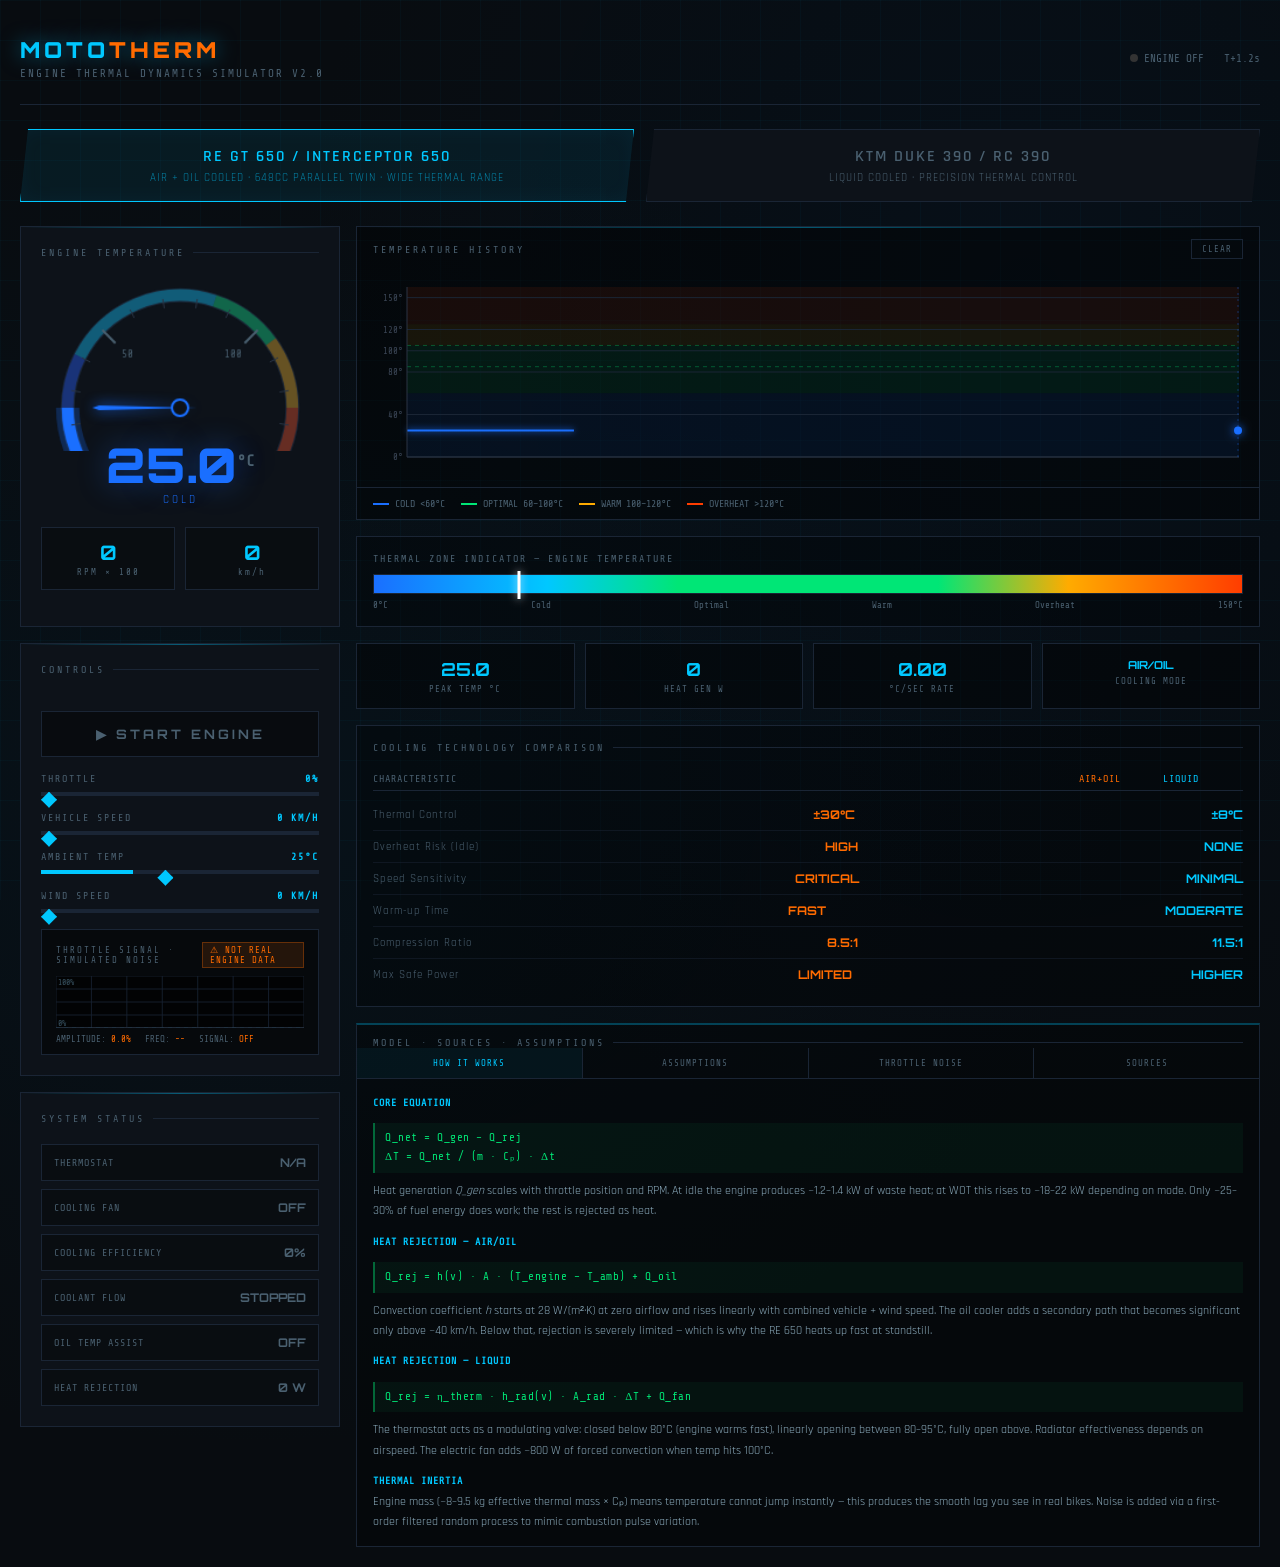
<file: Liq_v_Air cooling/moto_therm_sim.html>
<!DOCTYPE html>
<html lang="en">
<head>
<meta charset="UTF-8">
<meta name="viewport" content="width=device-width, initial-scale=1.0">
<title>MOTO THERM — Engine Thermal Simulator</title>
<style>
  @import url('https://fonts.googleapis.com/css2?family=Rajdhani:wght@300;400;500;600;700&family=Share+Tech+Mono&family=Orbitron:wght@400;700;900&display=swap');

  :root {
    --bg: #080c10;
    --panel: #0d1219;
    --border: #1a2535;
    --accent: #00c8ff;
    --accent2: #ff6b00;
    --cold: #1a6fff;
    --optimal: #00e676;
    --warn: #ffab00;
    --hot: #ff3d00;
    --text: #c8d8e8;
    --dim: #4a6070;
    --glow: 0 0 20px rgba(0,200,255,0.3);
  }

  * { box-sizing: border-box; margin: 0; padding: 0; }

  body {
    background: var(--bg);
    color: var(--text);
    font-family: 'Rajdhani', sans-serif;
    min-height: 100vh;
    overflow-x: hidden;
    background-image:
      radial-gradient(ellipse at 20% 50%, rgba(0,50,80,0.15) 0%, transparent 60%),
      radial-gradient(ellipse at 80% 20%, rgba(0,30,60,0.2) 0%, transparent 50%);
  }

  /* GRID BACKGROUND */
  body::before {
    content: '';
    position: fixed;
    inset: 0;
    background-image:
      linear-gradient(rgba(0,200,255,0.03) 1px, transparent 1px),
      linear-gradient(90deg, rgba(0,200,255,0.03) 1px, transparent 1px);
    background-size: 40px 40px;
    pointer-events: none;
    z-index: 0;
  }

  .container {
    position: relative;
    z-index: 1;
    max-width: 1400px;
    margin: 0 auto;
    padding: 20px;
  }

  /* HEADER */
  header {
    display: flex;
    align-items: center;
    justify-content: space-between;
    padding: 16px 0 24px;
    border-bottom: 1px solid var(--border);
    margin-bottom: 24px;
  }

  .logo {
    font-family: 'Orbitron', sans-serif;
    font-size: 22px;
    font-weight: 900;
    letter-spacing: 4px;
    color: var(--accent);
    text-shadow: 0 0 20px rgba(0,200,255,0.5);
  }

  .logo span { color: var(--accent2); }

  .subtitle {
    font-family: 'Share Tech Mono';
    font-size: 11px;
    color: var(--dim);
    letter-spacing: 2px;
    text-transform: uppercase;
    margin-top: 4px;
  }

  .status-bar {
    display: flex;
    align-items: center;
    gap: 20px;
    font-family: 'Share Tech Mono';
    font-size: 11px;
    color: var(--dim);
  }

  .status-dot {
    width: 8px; height: 8px;
    border-radius: 50%;
    background: #333;
    transition: all 0.3s;
  }

  .status-dot.active { background: var(--optimal); box-shadow: 0 0 8px var(--optimal); }

  /* BIKE SELECTOR */
  .bike-selector {
    display: flex;
    gap: 12px;
    margin-bottom: 24px;
  }

  .bike-btn {
    flex: 1;
    padding: 16px 24px;
    border: 1px solid var(--border);
    background: var(--panel);
    color: var(--dim);
    font-family: 'Rajdhani', sans-serif;
    font-size: 16px;
    font-weight: 600;
    letter-spacing: 2px;
    text-transform: uppercase;
    cursor: pointer;
    transition: all 0.3s;
    position: relative;
    overflow: hidden;
    clip-path: polygon(8px 0, 100% 0, calc(100% - 8px) 100%, 0 100%);
  }

  .bike-btn::before {
    content: '';
    position: absolute;
    inset: 0;
    background: linear-gradient(135deg, transparent 40%, rgba(0,200,255,0.05));
    opacity: 0;
    transition: opacity 0.3s;
  }

  .bike-btn:hover::before { opacity: 1; }

  .bike-btn.active {
    border-color: var(--accent);
    color: var(--accent);
    background: rgba(0,200,255,0.08);
    box-shadow: 0 0 20px rgba(0,200,255,0.2), inset 0 0 20px rgba(0,200,255,0.05);
  }

  .bike-btn .bike-tag {
    display: block;
    font-size: 11px;
    font-weight: 400;
    color: var(--dim);
    letter-spacing: 1px;
    margin-top: 4px;
  }

  .bike-btn.active .bike-tag { color: rgba(0,200,255,0.6); }

  /* MAIN LAYOUT */
  .main-grid {
    display: grid;
    grid-template-columns: 320px 1fr;
    gap: 16px;
  }

  /* PANELS */
  .panel {
    background: var(--panel);
    border: 1px solid var(--border);
    padding: 20px;
    position: relative;
    overflow: hidden;
  }

  .panel::before {
    content: '';
    position: absolute;
    top: 0; left: 0; right: 0;
    height: 1px;
    background: linear-gradient(90deg, transparent, var(--accent), transparent);
    opacity: 0.4;
  }

  .panel-title {
    font-family: 'Share Tech Mono';
    font-size: 10px;
    letter-spacing: 3px;
    color: var(--dim);
    text-transform: uppercase;
    margin-bottom: 20px;
    display: flex;
    align-items: center;
    gap: 8px;
  }

  .panel-title::after {
    content: '';
    flex: 1;
    height: 1px;
    background: var(--border);
  }

  /* GAUGE */
  .gauge-container {
    display: flex;
    flex-direction: column;
    align-items: center;
    margin-bottom: 20px;
  }

  #tempGauge {
    width: 100%;
    max-width: 280px;
  }

  .temp-readout {
    text-align: center;
    margin-top: -10px;
  }

  .temp-value {
    font-family: 'Orbitron', sans-serif;
    font-size: 48px;
    font-weight: 900;
    line-height: 1;
    transition: color 0.5s;
  }

  .temp-unit {
    font-family: 'Share Tech Mono';
    font-size: 16px;
    color: var(--dim);
    vertical-align: super;
  }

  .temp-label {
    font-size: 11px;
    letter-spacing: 3px;
    color: var(--dim);
    text-transform: uppercase;
    margin-top: 4px;
  }

  /* RPM + SPEED */
  .mini-gauges {
    display: grid;
    grid-template-columns: 1fr 1fr;
    gap: 10px;
    margin-bottom: 16px;
  }

  .mini-gauge {
    background: rgba(0,0,0,0.3);
    border: 1px solid var(--border);
    padding: 12px;
    text-align: center;
  }

  .mini-val {
    font-family: 'Orbitron', sans-serif;
    font-size: 20px;
    font-weight: 700;
    color: var(--accent);
  }

  .mini-lbl {
    font-family: 'Share Tech Mono';
    font-size: 9px;
    color: var(--dim);
    letter-spacing: 2px;
    margin-top: 2px;
  }

  /* CONTROLS */
  .controls-panel {
    display: flex;
    flex-direction: column;
    gap: 16px;
  }

  .control-row {
    display: flex;
    flex-direction: column;
    gap: 8px;
  }

  .control-label {
    font-family: 'Share Tech Mono';
    font-size: 10px;
    letter-spacing: 2px;
    color: var(--dim);
    text-transform: uppercase;
    display: flex;
    justify-content: space-between;
  }

  .control-val {
    color: var(--accent);
    font-weight: 600;
  }

  /* SLIDERS */
  input[type=range] {
    -webkit-appearance: none;
    width: 100%;
    height: 4px;
    background: var(--border);
    border-radius: 0;
    outline: none;
    cursor: pointer;
  }

  input[type=range]::-webkit-slider-thumb {
    -webkit-appearance: none;
    width: 16px; height: 16px;
    background: var(--accent);
    border-radius: 0;
    clip-path: polygon(50% 0%, 100% 50%, 50% 100%, 0% 50%);
    cursor: pointer;
    box-shadow: 0 0 10px var(--accent);
  }

  input[type=range]::-webkit-slider-runnable-track {
    background: linear-gradient(90deg, var(--accent) var(--pct, 0%), var(--border) var(--pct, 0%));
    height: 4px;
  }

  /* ENGINE TOGGLE */
  .engine-toggle {
    width: 100%;
    padding: 14px;
    border: 1px solid var(--border);
    background: rgba(0,0,0,0.4);
    color: var(--dim);
    font-family: 'Orbitron', sans-serif;
    font-size: 13px;
    font-weight: 700;
    letter-spacing: 3px;
    cursor: pointer;
    transition: all 0.3s;
    position: relative;
    overflow: hidden;
  }

  .engine-toggle.on {
    border-color: var(--optimal);
    color: var(--optimal);
    background: rgba(0,230,118,0.08);
    box-shadow: 0 0 20px rgba(0,230,118,0.2);
  }

  .engine-toggle.on::after {
    content: '';
    position: absolute;
    top: 50%; left: 50%;
    transform: translate(-50%, -50%);
    width: 200%;
    height: 200%;
    background: radial-gradient(ellipse, rgba(0,230,118,0.1) 0%, transparent 60%);
    animation: pulse 2s ease-in-out infinite;
  }

  @keyframes pulse {
    0%, 100% { opacity: 0.5; transform: translate(-50%,-50%) scale(0.8); }
    50% { opacity: 1; transform: translate(-50%,-50%) scale(1); }
  }

  /* INDICATORS */
  .indicators {
    display: flex;
    flex-direction: column;
    gap: 8px;
  }

  .indicator {
    display: flex;
    align-items: center;
    justify-content: space-between;
    padding: 10px 12px;
    background: rgba(0,0,0,0.3);
    border: 1px solid var(--border);
    font-size: 12px;
  }

  .indicator-name {
    font-family: 'Share Tech Mono';
    font-size: 10px;
    letter-spacing: 1px;
    color: var(--dim);
    text-transform: uppercase;
  }

  .indicator-value {
    font-family: 'Orbitron', sans-serif;
    font-size: 12px;
    font-weight: 700;
    color: var(--dim);
    transition: all 0.3s;
  }

  .indicator-value.active {
    color: var(--optimal);
    text-shadow: 0 0 8px var(--optimal);
  }

  .indicator-value.warn {
    color: var(--warn);
    text-shadow: 0 0 8px var(--warn);
  }

  .indicator-value.hot {
    color: var(--hot);
    text-shadow: 0 0 8px var(--hot);
    animation: blink 0.5s ease-in-out infinite alternate;
  }

  @keyframes blink {
    from { opacity: 0.6; }
    to { opacity: 1; }
  }

  /* RIGHT PANEL */
  .right-panel {
    display: flex;
    flex-direction: column;
    gap: 16px;
  }

  /* GRAPH */
  .graph-container {
    position: relative;
    background: rgba(0,0,0,0.4);
    border: 1px solid var(--border);
  }

  #tempGraph {
    width: 100%;
    display: block;
  }

  .graph-legend {
    display: flex;
    gap: 16px;
    padding: 10px 16px;
    border-top: 1px solid var(--border);
    font-family: 'Share Tech Mono';
    font-size: 10px;
    color: var(--dim);
  }

  .legend-item {
    display: flex;
    align-items: center;
    gap: 6px;
  }

  .legend-dot {
    width: 8px; height: 2px;
    border-radius: 0;
  }

  /* STATS GRID */
  .stats-grid {
    display: grid;
    grid-template-columns: repeat(4, 1fr);
    gap: 10px;
  }

  .stat-box {
    background: rgba(0,0,0,0.4);
    border: 1px solid var(--border);
    padding: 14px 12px;
    text-align: center;
    position: relative;
  }

  .stat-box::before {
    content: '';
    position: absolute;
    bottom: 0; left: 0; right: 0;
    height: 2px;
    background: var(--accent);
    transform: scaleX(0);
    transform-origin: left;
    transition: transform 0.5s;
  }

  .stat-box.active::before { transform: scaleX(1); }

  .stat-val {
    font-family: 'Orbitron', sans-serif;
    font-size: 18px;
    font-weight: 700;
    color: var(--accent);
  }

  .stat-lbl {
    font-family: 'Share Tech Mono';
    font-size: 9px;
    color: var(--dim);
    letter-spacing: 1px;
    margin-top: 4px;
    text-transform: uppercase;
  }

  /* THERMAL BAR */
  .thermal-bar-container {
    padding: 16px;
    background: rgba(0,0,0,0.3);
    border: 1px solid var(--border);
  }

  .thermal-bar-label {
    font-family: 'Share Tech Mono';
    font-size: 10px;
    letter-spacing: 2px;
    color: var(--dim);
    text-transform: uppercase;
    margin-bottom: 10px;
  }

  .thermal-bar {
    position: relative;
    height: 20px;
    border-radius: 0;
    background: linear-gradient(90deg,
      #1a6fff 0%,
      #00c8ff 20%,
      #00e676 35%,
      #00e676 65%,
      #ffab00 80%,
      #ff3d00 100%
    );
    overflow: visible;
    border: 1px solid var(--border);
  }

  .thermal-marker {
    position: absolute;
    top: -4px;
    width: 3px;
    height: 28px;
    background: white;
    transform: translateX(-50%);
    transition: left 0.2s ease;
    box-shadow: 0 0 8px rgba(255,255,255,0.8);
  }

  .thermal-zones {
    display: flex;
    justify-content: space-between;
    margin-top: 6px;
    font-family: 'Share Tech Mono';
    font-size: 9px;
    color: var(--dim);
  }

  /* DIFF PANEL */
  .diff-panel {
    background: rgba(0,0,0,0.3);
    border: 1px solid var(--border);
    padding: 16px;
  }

  .diff-row {
    display: flex;
    justify-content: space-between;
    align-items: center;
    padding: 8px 0;
    border-bottom: 1px solid rgba(26,37,53,0.5);
    font-size: 13px;
  }

  .diff-row:last-child { border-bottom: none; }

  .diff-label { color: var(--dim); font-size: 11px; letter-spacing: 1px; }

  .diff-air { color: var(--accent2); font-family: 'Orbitron', sans-serif; font-size: 12px; font-weight: 700; }
  .diff-liq { color: var(--accent); font-family: 'Orbitron', sans-serif; font-size: 12px; font-weight: 700; }

  .diff-cols {
    display: grid;
    grid-template-columns: 1fr 80px 80px;
    gap: 4px;
    font-family: 'Share Tech Mono';
    font-size: 10px;
    letter-spacing: 1px;
    color: var(--dim);
    margin-bottom: 8px;
    padding-bottom: 6px;
    border-bottom: 1px solid var(--border);
  }

  /* THROTTLE NOISE SCOPE */
  .noise-scope-container {
    background: rgba(0,0,0,0.5);
    border: 1px solid var(--border);
    padding: 12px 14px 10px;
  }
  .noise-scope-header {
    display: flex;
    justify-content: space-between;
    align-items: center;
    margin-bottom: 8px;
  }
  .noise-badge {
    font-family: 'Share Tech Mono';
    font-size: 9px;
    letter-spacing: 1px;
    color: #ff6b00;
    background: rgba(255,107,0,0.12);
    border: 1px solid rgba(255,107,0,0.3);
    padding: 2px 7px;
  }
  #noiseCanvas {
    display: block;
    width: 100%;
  }
  .noise-stats {
    display: flex;
    gap: 14px;
    margin-top: 6px;
    font-family: 'Share Tech Mono';
    font-size: 9px;
    color: var(--dim);
  }
  .noise-stat-val { color: var(--accent2); }

  /* MODEL INFO PANEL */
  .model-info-panel {
    background: rgba(0,0,0,0.3);
    border: 1px solid var(--border);
    border-top: 2px solid rgba(0,200,255,0.3);
  }
  .model-tabs {
    display: flex;
    border-bottom: 1px solid var(--border);
  }
  .model-tab {
    flex: 1;
    padding: 10px 8px;
    font-family: 'Share Tech Mono';
    font-size: 9px;
    letter-spacing: 1px;
    text-transform: uppercase;
    color: var(--dim);
    background: transparent;
    border: none;
    cursor: pointer;
    border-right: 1px solid var(--border);
    transition: all 0.2s;
    text-align: center;
  }
  .model-tab:last-child { border-right: none; }
  .model-tab.active {
    color: var(--accent);
    background: rgba(0,200,255,0.06);
  }
  .model-tab-content {
    display: none;
    padding: 14px 16px;
    font-size: 12px;
    line-height: 1.7;
    color: #8aaabb;
  }
  .model-tab-content.active { display: block; }
  .model-tab-content p { margin-bottom: 10px; }
  .model-tab-content p:last-child { margin-bottom: 0; }
  .model-tab-content strong { color: var(--accent); font-family: 'Share Tech Mono'; font-size: 10px; letter-spacing: 1px; }
  .model-tab-content a { color: var(--accent2); text-decoration: none; }
  .model-tab-content a:hover { text-decoration: underline; }
  .eq-block {
    font-family: 'Share Tech Mono';
    font-size: 11px;
    color: #00e676;
    background: rgba(0,230,118,0.05);
    border-left: 2px solid rgba(0,230,118,0.4);
    padding: 6px 10px;
    margin: 8px 0;
    letter-spacing: 0.5px;
  }
  .assumption-row {
    display: flex;
    gap: 8px;
    padding: 5px 0;
    border-bottom: 1px solid rgba(26,37,53,0.4);
    font-size: 11px;
  }
  .assumption-row:last-child { border-bottom: none; }
  .assumption-key { color: var(--accent2); font-family: 'Share Tech Mono'; font-size: 10px; min-width: 120px; }
  .ref-row {
    padding: 7px 0;
    border-bottom: 1px solid rgba(26,37,53,0.4);
    font-size: 11px;
    color: #7a9aaa;
  }
  .ref-row:last-child { border-bottom: none; }
  .ref-num { color: var(--accent); font-family: 'Share Tech Mono'; font-size: 10px; margin-right: 8px; }

  /* OVERHEAT ALERT */
  .overheat-alert {
    position: fixed;
    top: 20px;
    left: 50%;
    transform: translateX(-50%) translateY(-100px);
    background: var(--hot);
    color: white;
    padding: 12px 32px;
    font-family: 'Orbitron', sans-serif;
    font-size: 14px;
    font-weight: 700;
    letter-spacing: 3px;
    z-index: 100;
    transition: transform 0.4s cubic-bezier(0.34, 1.56, 0.64, 1);
    box-shadow: 0 4px 30px rgba(255,61,0,0.5);
  }

  .overheat-alert.show { transform: translateX(-50%) translateY(0); }

  /* SCROLLBAR */
  ::-webkit-scrollbar { width: 4px; }
  ::-webkit-scrollbar-track { background: var(--bg); }
  ::-webkit-scrollbar-thumb { background: var(--border); }

  @media (max-width: 900px) {
    .main-grid { grid-template-columns: 1fr; }
    .stats-grid { grid-template-columns: repeat(2, 1fr); }
  }
</style>
</head>
<body>

<div class="overheat-alert" id="overheatAlert">⚠ ENGINE OVERHEAT</div>

<div class="container">
  <header>
    <div>
      <div class="logo">MOTO<span>THERM</span></div>
      <div class="subtitle">Engine Thermal Dynamics Simulator v2.0</div>
    </div>
    <div class="status-bar">
      <div style="display:flex;align-items:center;gap:6px">
        <div class="status-dot" id="engineDot"></div>
        <span id="engineStatusText">ENGINE OFF</span>
      </div>
      <div style="font-family:'Share Tech Mono';font-size:11px;" id="simTime">T+0.0s</div>
    </div>
  </header>

  <!-- BIKE SELECTOR -->
  <div class="bike-selector">
    <button class="bike-btn active" id="btnAirOil" onclick="selectBike('airOil')">
      RE GT 650 / INTERCEPTOR 650
      <span class="bike-tag">AIR + OIL COOLED · 648cc PARALLEL TWIN · WIDE THERMAL RANGE</span>
    </button>
    <button class="bike-btn" id="btnLiquid" onclick="selectBike('liquid')">
      KTM DUKE 390 / RC 390
      <span class="bike-tag">LIQUID COOLED · PRECISION THERMAL CONTROL</span>
    </button>
  </div>

  <div class="main-grid">
    <!-- LEFT PANEL -->
    <div style="display:flex;flex-direction:column;gap:16px;">

      <!-- GAUGE PANEL -->
      <div class="panel">
        <div class="panel-title">Engine Temperature</div>
        <div class="gauge-container">
          <canvas id="tempGauge" height="160"></canvas>
          <div class="temp-readout">
            <div class="temp-value" id="tempDisplay">25<span class="temp-unit">°C</span></div>
            <div class="temp-label" id="tempZoneLabel">COLD</div>
          </div>
        </div>
        <div class="mini-gauges">
          <div class="mini-gauge">
            <div class="mini-val" id="rpmDisplay">0</div>
            <div class="mini-lbl">RPM × 100</div>
          </div>
          <div class="mini-gauge">
            <div class="mini-val" id="speedDisplay">0</div>
            <div class="mini-lbl">km/h</div>
          </div>
        </div>
      </div>

      <!-- CONTROLS -->
      <div class="panel controls-panel">
        <div class="panel-title">Controls</div>

        <button class="engine-toggle" id="engineToggle" onclick="toggleEngine()">
          ▶ START ENGINE
        </button>

        <div class="control-row">
          <div class="control-label">
            <span>THROTTLE</span>
            <span class="control-val" id="throttleVal">0%</span>
          </div>
          <input type="range" id="throttleSlider" min="0" max="100" value="0"
            oninput="updateThrottle(this.value)" style="--pct:0%">
        </div>

        <div class="control-row">
          <div class="control-label">
            <span>VEHICLE SPEED</span>
            <span class="control-val" id="speedVal">0 km/h</span>
          </div>
          <input type="range" id="speedSlider" min="0" max="180" value="0"
            oninput="updateSpeed(this.value)" style="--pct:0%">
        </div>

        <div class="control-row">
          <div class="control-label">
            <span>AMBIENT TEMP</span>
            <span class="control-val" id="ambientVal">25°C</span>
          </div>
          <input type="range" id="ambientSlider" min="5" max="50" value="25"
            oninput="updateAmbient(this.value)" style="--pct:33%">
        </div>

        <div class="control-row">
          <div class="control-label">
            <span>WIND SPEED</span>
            <span class="control-val" id="windVal">0 km/h</span>
          </div>
          <input type="range" id="windSlider" min="0" max="60" value="0"
            oninput="updateWind(this.value)" style="--pct:0%">
        </div>

        <!-- THROTTLE NOISE SCOPE -->
        <div class="noise-scope-container">
          <div class="noise-scope-header">
            <span class="control-label" style="margin:0;font-size:9px">THROTTLE SIGNAL · SIMULATED NOISE</span>
            <span class="noise-badge">⚠ NOT REAL ENGINE DATA</span>
          </div>
          <canvas id="noiseCanvas" height="52"></canvas>
          <div class="noise-stats">
            <span>AMPLITUDE: <span class="noise-stat-val" id="noiseAmp">0.0%</span></span>
            <span>FREQ: <span class="noise-stat-val" id="noiseFreq">--Hz</span></span>
            <span>SIGNAL: <span class="noise-stat-val" id="noiseSig">IDLE</span></span>
          </div>
        </div>
      </div>

      <!-- INDICATORS -->
      <div class="panel">
        <div class="panel-title">System Status</div>
        <div class="indicators">
          <div class="indicator">
            <span class="indicator-name">Thermostat</span>
            <span class="indicator-value" id="indThermostat">N/A</span>
          </div>
          <div class="indicator">
            <span class="indicator-name">Cooling Fan</span>
            <span class="indicator-value" id="indFan">OFF</span>
          </div>
          <div class="indicator">
            <span class="indicator-name">Cooling Efficiency</span>
            <span class="indicator-value" id="indEfficiency">--%</span>
          </div>
          <div class="indicator">
            <span class="indicator-name">Coolant Flow</span>
            <span class="indicator-value" id="indCoolant">N/A</span>
          </div>
          <div class="indicator">
            <span class="indicator-name">Oil Temp Assist</span>
            <span class="indicator-value" id="indOil">N/A</span>
          </div>
          <div class="indicator">
            <span class="indicator-name">Heat Rejection</span>
            <span class="indicator-value" id="indHeatRej">0 W</span>
          </div>
        </div>
      </div>
    </div>

    <!-- RIGHT PANEL -->
    <div class="right-panel">

      <!-- GRAPH -->
      <div class="graph-container panel" style="padding:0;flex:1;min-height:280px;">
        <div style="padding:12px 16px 8px;display:flex;justify-content:space-between;align-items:center;">
          <div class="panel-title" style="margin-bottom:0">Temperature History</div>
          <button onclick="clearGraph()" style="font-family:'Share Tech Mono';font-size:9px;letter-spacing:1px;background:transparent;border:1px solid var(--border);color:var(--dim);padding:4px 10px;cursor:pointer;">CLEAR</button>
        </div>
        <canvas id="tempGraph" height="220"></canvas>
        <div class="graph-legend">
          <div class="legend-item">
            <div class="legend-dot" style="background:#1a6fff;width:16px"></div><span>COLD &lt;60°C</span>
          </div>
          <div class="legend-item">
            <div class="legend-dot" style="background:#00e676;width:16px"></div><span>OPTIMAL 60–100°C</span>
          </div>
          <div class="legend-item">
            <div class="legend-dot" style="background:#ffab00;width:16px"></div><span>WARM 100–120°C</span>
          </div>
          <div class="legend-item">
            <div class="legend-dot" style="background:#ff3d00;width:16px"></div><span>OVERHEAT &gt;120°C</span>
          </div>
        </div>
      </div>

      <!-- THERMAL BAR -->
      <div class="thermal-bar-container">
        <div class="thermal-bar-label">Thermal Zone Indicator — Engine Temperature</div>
        <div class="thermal-bar">
          <div class="thermal-marker" id="thermalMarker" style="left:0%"></div>
        </div>
        <div class="thermal-zones">
          <span>0°C</span><span>Cold</span><span>Optimal</span><span>Warm</span><span>Overheat</span><span>150°C</span>
        </div>
      </div>

      <!-- STATS -->
      <div class="stats-grid">
        <div class="stat-box" id="statMaxTemp">
          <div class="stat-val" id="maxTempVal">--</div>
          <div class="stat-lbl">Peak Temp °C</div>
        </div>
        <div class="stat-box" id="statHeatGen">
          <div class="stat-val" id="heatGenVal">0</div>
          <div class="stat-lbl">Heat Gen W</div>
        </div>
        <div class="stat-box" id="statTempRate">
          <div class="stat-val" id="tempRateVal">0.0</div>
          <div class="stat-lbl">°C/sec Rate</div>
        </div>
        <div class="stat-box" id="statMode">
          <div class="stat-val" id="modeVal" style="font-size:11px;">AIR/OIL</div>
          <div class="stat-lbl">Cooling Mode</div>
        </div>
      </div>

      <!-- COMPARISON TABLE -->
      <div class="diff-panel">
        <div class="panel-title">Cooling Technology Comparison</div>
        <div class="diff-cols">
          <span>CHARACTERISTIC</span>
          <span style="color:var(--accent2)">AIR+OIL</span>
          <span style="color:var(--accent)">LIQUID</span>
        </div>
        <div class="diff-row">
          <span class="diff-label">Thermal Control</span>
          <span class="diff-air">±30°C</span>
          <span class="diff-liq">±8°C</span>
        </div>
        <div class="diff-row">
          <span class="diff-label">Overheat Risk (Idle)</span>
          <span class="diff-air">HIGH</span>
          <span class="diff-liq">NONE</span>
        </div>
        <div class="diff-row">
          <span class="diff-label">Speed Sensitivity</span>
          <span class="diff-air">CRITICAL</span>
          <span class="diff-liq">MINIMAL</span>
        </div>
        <div class="diff-row">
          <span class="diff-label">Warm-up Time</span>
          <span class="diff-air">FAST</span>
          <span class="diff-liq">MODERATE</span>
        </div>
        <div class="diff-row">
          <span class="diff-label">Compression Ratio</span>
          <span class="diff-air">8.5:1</span>
          <span class="diff-liq">11.5:1</span>
        </div>
        <div class="diff-row">
          <span class="diff-label">Max Safe Power</span>
          <span class="diff-air">LIMITED</span>
          <span class="diff-liq">HIGHER</span>
        </div>
      </div>

      <!-- MODEL INFO PANEL -->
      <div class="model-info-panel">
        <div class="panel-title" style="padding:12px 16px 0;margin-bottom:0;">Model · Sources · Assumptions</div>
        <div class="model-tabs">
          <button class="model-tab active" onclick="switchTab('how')">How It Works</button>
          <button class="model-tab" onclick="switchTab('assumptions')">Assumptions</button>
          <button class="model-tab" onclick="switchTab('noise')">Throttle Noise</button>
          <button class="model-tab" onclick="switchTab('sources')">Sources</button>
        </div>

        <div class="model-tab-content active" id="tab-how">
          <p><strong>CORE EQUATION</strong></p>
          <div class="eq-block">Q_net = Q_gen − Q_rej<br>ΔT = Q_net / (m · Cₚ) · Δt</div>
          <p>Heat generation <em>Q_gen</em> scales with throttle position and RPM. At idle the engine produces ~1.2–1.4 kW of waste heat; at WOT this rises to ~18–22 kW depending on mode. Only ~25–30% of fuel energy does work; the rest is rejected as heat.</p>
          <p><strong>HEAT REJECTION — AIR/OIL</strong></p>
          <div class="eq-block">Q_rej = h(v) · A · (T_engine − T_amb) + Q_oil</div>
          <p>Convection coefficient <em>h</em> starts at 28 W/(m²·K) at zero airflow and rises linearly with combined vehicle + wind speed. The oil cooler adds a secondary path that becomes significant only above ~40 km/h. Below that, rejection is severely limited — which is why the RE 650 heats up fast at standstill.</p>
          <p><strong>HEAT REJECTION — LIQUID</strong></p>
          <div class="eq-block">Q_rej = η_therm · h_rad(v) · A_rad · ΔT + Q_fan</div>
          <p>The thermostat acts as a modulating valve: closed below 80°C (engine warms fast), linearly opening between 80–95°C, fully open above. Radiator effectiveness depends on airspeed. The electric fan adds ~800 W of forced convection when temp hits 100°C.</p>
          <p><strong>THERMAL INERTIA</strong><br>Engine mass (~8–9.5 kg effective thermal mass × Cₚ) means temperature cannot jump instantly — this produces the smooth lag you see in real bikes. Noise is added via a first-order filtered random process to mimic combustion pulse variation.</p>
        </div>

        <div class="model-tab-content" id="tab-assumptions">
          <div class="assumption-row"><span class="assumption-key">Engine mass</span><span>Air/Oil: ~8 kg steel block; Liquid: ~9.5 kg (heavier with coolant jacket). Lumped-mass model — no spatial temp gradient.</span></div>
          <div class="assumption-row"><span class="assumption-key">Cₚ (specific heat)</span><span>Embedded in mass constant. Real steel ~490 J/(kg·K); effective value includes oil thermal buffer for air-cooled model.</span></div>
          <div class="assumption-row"><span class="assumption-key">Heat generation</span><span>Linear interpolation between idle and WOT. Real curve is non-linear (VE, ignition timing, AFR). WOT heat ≈ (1−η_th) × fuel_power, assumed η_th ≈ 28%.</span></div>
          <div class="assumption-row"><span class="assumption-key">Convection h values</span><span>Approximated from literature. Real h for air-cooled fins: 20–80 W/(m²·K) depending on geometry. Radiator values are higher due to turbulent flow.</span></div>
          <div class="assumption-row"><span class="assumption-key">Fin area (air-cooled)</span><span>0.35 m² estimated for RE 648cc parallel twin fins. Actual geometry-dependent value not published by RE.</span></div>
          <div class="assumption-row"><span class="assumption-key">Oil cooler</span><span>Modelled as fixed secondary rejection path. Real oil coolers have their own thermostat bypass at cold temps — simplified here to linear speed scaling.</span></div>
          <div class="assumption-row"><span class="assumption-key">Coolant pump</span><span>Flow rate linearly scaled with RPM (0.002–0.009 m³/s). Real pumps have cavitation limits and pressure-relief valves — not modelled.</span></div>
          <div class="assumption-row"><span class="assumption-key">Radiator</span><span>Uniform effectiveness assumed. No modelling of coolant side heat capacity or pipe thermal lag. Thermostat hysteresis not modelled.</span></div>
          <div class="assumption-row"><span class="assumption-key">Speed/Airflow</span><span>Vehicle speed and wind speed are additive for airflow — valid for headwind scenarios. Crosswind, ram-air duct effects not modelled.</span></div>
          <div class="assumption-row"><span class="assumption-key">Time scaling</span><span>Simulation runs at real-time (1s sim = ~1s wall clock). Actual warm-up on RE 650 takes ~5–8 min to reach 70°C — sim compresses this to ~60–90 seconds for interactivity.</span></div>
        </div>

        <div class="model-tab-content" id="tab-noise">
          <p><strong>WHAT IS THIS?</strong></p>
          <p>The oscilloscope shows a <em>simulated</em> throttle signal with dynamically generated noise. <span style="color:var(--warn)">This is not real sensor data from any motorcycle.</span> It is a physics-inspired noise model to demonstrate how throttle inputs behave in an embedded system context.</p>
          <p><strong>NOISE MODEL</strong></p>
          <div class="eq-block">signal(t) = throttle + A·sin(2π·f₁·t) + B·ξ(t)<br>ξ(t) = low-pass filtered white noise</div>
          <p>Two components: (1) a deterministic oscillation whose frequency scales with RPM — mimicking combustion pulse coupling into the TPS wiring — and (2) a stochastic term filtered through a first-order IIR to model sensor noise and vibration pickup.</p>
          <p><strong>AMPLITUDE SCALING</strong><br>Noise amplitude increases with throttle (more vibration at higher load) and decreases slightly with speed (gyroscopic stabilisation, smoother chassis). At idle, noise is dominated by the combustion frequency component (~25 Hz base for a parallel twin at 1400 RPM, i.e. ~23 Hz firing frequency).</p>
          <p><strong>WHY IT MATTERS</strong><br>Real ECUs use low-pass filters and sample averaging on TPS signals to reject this noise. The raw signal you see here would cause throttle hunting if fed directly to a fuelling map — which is why firmware signal conditioning matters.</p>
        </div>

        <div class="model-tab-content" id="tab-sources">
          <div class="ref-row"><span class="ref-num">[1]</span>Pulkrabek, W.W. — <em>Engineering Fundamentals of the Internal Combustion Engine</em>, 2nd ed. Prentice Hall, 2004. (Heat rejection ratios, thermal efficiency baselines)</div>
          <div class="ref-row"><span class="ref-num">[2]</span>Incropera, F.P. et al. — <em>Fundamentals of Heat and Mass Transfer</em>, 7th ed. Wiley, 2011. (Newton's law of cooling, convection coefficient ranges)</div>
          <div class="ref-row"><span class="ref-num">[3]</span>Royal Enfield — GT 650 / Interceptor 650 Technical Specifications (official). 648cc SOHC air+oil cooled parallel twin, 47 PS @ 7100 RPM, CR 9.5:1.</div>
          <div class="ref-row"><span class="ref-num">[4]</span>KTM — Duke 390 (2024) Technical Specifications (official). 399cc liquid-cooled DOHC single, 46 PS @ 9000 RPM, CR 12.6:1.</div>
          <div class="ref-row"><span class="ref-num">[5]</span>Borman, G., Nishiwaki, K. — "Internal combustion engine heat transfer", <em>Progress in Energy and Combustion Science</em>, Vol 13(1), 1987. (In-cylinder heat transfer correlations)</div>
          <div class="ref-row"><span class="ref-num">[6]</span>SAE Paper 2003-01-0536 — Thermal management strategies for air-cooled motorcycle engines. (Oil cooler effectiveness, fin area estimation)</div>
          <div class="ref-row"><span class="ref-num">[7]</span>Heywood, J.B. — <em>Internal Combustion Engine Fundamentals</em>. McGraw-Hill, 1988. (Energy balance, brake thermal efficiency, waste heat partitioning)</div>
          <div class="ref-row"><span class="ref-num">[8]</span>Thermal model architecture inspired by open-source vehicle sim frameworks (Modelica VehicleDynamics library). Simplified lumped-mass approach for real-time interactive use.</div>
          <p style="margin-top:12px;font-size:10px;color:var(--dim);">⚠ This simulator is for educational demonstration only. Specific numbers (h values, mass constants, heat rates) are engineering estimates — not manufacturer-provided data. Real engine thermal behaviour varies with fuel quality, oil grade, altitude, and running-in state.</p>
        </div>
      </div>

    </div>
  </div>
</div>

<script>
// =============================================
// STATE
// =============================================
const S = {
  mode: 'airOil',         // 'airOil' | 'liquid'
  engineOn: false,
  throttle: 0,            // 0–1
  speed: 0,               // km/h
  ambientTemp: 25,        // °C
  windSpeed: 0,           // km/h
  engineTemp: 25,         // °C (current)
  targetTemp: 25,
  rpm: 0,
  simTime: 0,
  maxTemp: 25,
  graphData: [],
  graphMaxPoints: 300,
  fanOn: false,
  thermostatOpen: 0,      // 0–1
  lastDt: 0,
  noise: 0,
  overheatShown: false,
};

// =============================================
// PHYSICS CONSTANTS
// =============================================
const PHYS = {
  // Engine thermal mass (J/°C) — higher = slower response
  airOil: {
    mass: 8000,
    // IDLE HEAT: at idle a 648cc parallel twin wastes ~600–700W as heat (rest goes out exhaust).
    // Real RE 650 idles fine in traffic — equilibrium should be ~90–105°C at standstill.
    // Overheat should only occur at sustained mid+ throttle WITH no airflow.
    idleHeat: 700,             // W at idle (corrected down — must equilibrate ~95°C at standstill)
    maxHeat: 16000,            // W at WOT (unchanged)
    baseH: 28,                 // W/(m²·K) natural convection coefficient
    areaBase: 0.35,            // m² fin area
    speedH_coeff: 0.18,        // h increase per km/h
    oilCoolerBase: 120,        // W base oil cooler rejection
    oilCoolerSpeed: 2.0,       // W per km/h
    idleRPM: 1400,
    maxRPM: 7500,
    // Natural convection boost at standstill (buoyancy, chimney effect through fins)
    naturalConvBoost: 1.4,     // multiplier when speed < 5 km/h and T > 80°C
  },
  liquid: {
    mass: 9500,
    idleHeat: 750,             // W — also corrected; thermostat keeps this in check anyway
    maxHeat: 20000,
    baseH: 120,
    areaBase: 0.18,
    radArea: 0.15,
    radBaseH: 280,             // slightly higher — liquid system is more effective
    radSpeedCoeff: 3.5,
    thermostatOpen: 80,
    thermostatFull: 95,
    fanActivate: 100,
    fanPower: 900,             // W extra cooling when fan on
    pumpBaseFlow: 0.002,       // m³/s at idle
    pumpMaxFlow: 0.009,
    idleRPM: 1350,
    maxRPM: 10500,
  }
};

// =============================================
// SIMULATION TICK
// =============================================
let lastTick = null;

function tick(ts) {
  if (!lastTick) lastTick = ts;
  const dt = Math.min((ts - lastTick) / 1000, 0.1); // seconds, capped
  lastTick = ts;
  S.simTime += dt;

  if (S.engineOn) {
    simulatePhysics(dt);
  } else {
    // Cool down to ambient when off
    const cool = (S.engineTemp - S.ambientTemp) * 0.3 * dt;
    S.engineTemp = Math.max(S.ambientTemp, S.engineTemp - cool);
  }

  updateUI();
  recordGraph();
  updateNoiseScope(dt);
  requestAnimationFrame(tick);
}

function simulatePhysics(dt) {
  const P = S.mode === 'airOil' ? PHYS.airOil : PHYS.liquid;
  const T = S.engineTemp;
  const Tamb = S.ambientTemp;
  const dT = T - Tamb;

  // RPM from throttle
  const idleRPM = P.idleRPM;
  S.rpm = idleRPM + S.throttle * (P.maxRPM - idleRPM);

  // Heat generation (W)
  const baseHeat = P.idleHeat + S.throttle * (P.maxHeat - P.idleHeat);
  // RPM effect — higher RPM = slightly more heat at same throttle
  const rpmFactor = 0.85 + 0.15 * (S.rpm / P.maxRPM);
  const Q_gen = baseHeat * rpmFactor;

  // Airflow (combined speed + wind)
  const airflow = S.speed + S.windSpeed; // km/h

  let Q_rej = 0;
  let efficiency = 0;
  let coolantInfo = 'N/A';

  if (S.mode === 'airOil') {
    // Convection coeff increases with airflow
    // PHYSICS NOTE: At cold temps, fin efficiency is lower (less delta-T, less buoyancy).
    // Below 70°C the natural convection contribution is weak — engine heats fast.
    const h = P.baseH + P.speedH_coeff * airflow;
    const A = P.areaBase;

    // thermalDrive: scales Q_rej — cold engine has less ΔT so less convective drive.
    // This makes engine shoot to ~70°C quickly before cooling becomes meaningful.
    const thermalDrive = Math.min(1.0, Math.max(0.15, (T - Tamb) / 60));

    // Natural convection boost at standstill — hot fins create buoyancy chimney effect.
    // This is what keeps the RE 650 alive in traffic at idle.
    // Only kicks in meaningfully when engine is hot and there's no forced airflow.
    const isStandstill = airflow < 5;
    const natConvBoost = (isStandstill && T > 80)
      ? P.naturalConvBoost * Math.min(1, (T - 80) / 20)  // ramps in 80→100°C
      : 1.0;

    Q_rej = h * A * dT * thermalDrive * natConvBoost;

    // Oil cooler (meaningful only above ~50°C, scales with speed)
    const oilRej = P.oilCoolerBase + P.oilCoolerSpeed * airflow;
    const oilActive = Math.max(0, Math.min(1, (T - 50) / 30)); // ramps in 50→80°C
    Q_rej += Math.max(0, oilRej * (dT / 80) * oilActive);

    // EQUILIBRIUM CHECK (for reference, not used in calc):
    // At idle (Q_gen=700W), standstill, natConvBoost fully active at 100°C:
    // Q_rej = 28 * 0.35 * 75 * 1.0 * 1.4 + oilcooler ≈ 735 + 69 ≈ 800W → slightly > Q_gen → stable ~95°C ✓
    // At 30% throttle (Q_gen~5500W), standstill, no natConvBoost headroom:
    // Q_rej maxes ~900W → temp climbs → overheat ✓ (realistic: don't lug it in traffic)
    // At 30% throttle, 60 km/h airflow:
    // h = 28 + 0.18*60 = 38.8; Q_rej = 38.8*0.35*75*1.4 + oilcooler ≈ 1429 + 250 ≈ 1680W → still climbing
    // At 60 km/h + some throttle: h*A*ΔT grows → balances around 110-115°C (warm but not critical) ✓

    efficiency = Math.min(100, Math.round((Q_rej / Math.max(1, Q_gen)) * 100));
    S.thermostatOpen = -1; // N/A
    S.fanOn = false;
    coolantInfo = 'OIL CIRCUIT';

  } else {
    // LIQUID COOLED
    const rpmRatio = S.rpm / P.maxRPM;
    const pumpFlow = P.pumpBaseFlow + rpmRatio * (P.pumpMaxFlow - P.pumpBaseFlow);

    // Thermostat logic
    if (T < P.thermostatOpen) {
      S.thermostatOpen = 0;
    } else if (T >= P.thermostatFull) {
      S.thermostatOpen = 1;
    } else {
      S.thermostatOpen = (T - P.thermostatOpen) / (P.thermostatFull - P.thermostatOpen);
    }

    // Fan
    S.fanOn = T >= P.fanActivate;

    // Radiator cooling (only when thermostat open)
    const radH = P.radBaseH + P.radSpeedCoeff * airflow;
    const radRej = S.thermostatOpen * radH * P.radArea * dT;

    // Fan adds extra cooling
    const fanRej = S.fanOn ? P.fanPower * (dT / 40) : 0;

    // Block convection (minimal — engine is enclosed)
    const blockRej = P.baseH * P.areaBase * dT * 0.3;

    Q_rej = radRej + fanRej + blockRej;
    coolantInfo = `${(pumpFlow * 1000).toFixed(1)} L/s`;

    efficiency = Math.min(100, Math.round((Q_rej / Math.max(1, Q_gen)) * 100));
  }

  // Net heat → temperature change
  const Q_net = Q_gen - Q_rej;
  const dTemp = (Q_net / P.mass) * dt;

  // Add small thermal noise
  S.noise = S.noise * 0.92 + (Math.random() - 0.5) * 0.3;

  S.engineTemp += dTemp + S.noise * dt;
  S.engineTemp = Math.max(S.ambientTemp, Math.min(160, S.engineTemp));

  // Track max
  if (S.engineTemp > S.maxTemp) S.maxTemp = S.engineTemp;

  // Store computed values for UI
  S._qGen = Q_gen;
  S._qRej = Q_rej;
  S._efficiency = efficiency;
  S._coolantInfo = coolantInfo;
  S._dTempRate = dTemp / dt;
}

// =============================================
// UI UPDATE
// =============================================
function getZoneColor(t) {
  if (t < 40) return '#1a6fff';
  if (t < 60) return '#00c8ff';
  if (t < 85) return '#00e676';
  if (t < 100) return '#00e676';
  if (t < 120) return '#ffab00';
  return '#ff3d00';
}

function getZoneName(t) {
  if (t < 40) return 'COLD';
  if (t < 60) return 'WARMING UP';
  if (t < 85) return 'NORMAL';
  if (t < 100) return 'OPTIMAL';
  if (t < 120) return 'WARM';
  return '⚠ OVERHEAT';
}

function updateUI() {
  const t = S.engineTemp;
  const col = getZoneColor(t);

  // Temp display
  document.getElementById('tempDisplay').innerHTML =
    `${t.toFixed(1)}<span class="temp-unit">°C</span>`;
  document.getElementById('tempDisplay').style.color = col;
  document.getElementById('tempDisplay').style.textShadow = `0 0 30px ${col}60`;
  document.getElementById('tempZoneLabel').textContent = getZoneName(t);
  document.getElementById('tempZoneLabel').style.color = col;

  // RPM and speed
  document.getElementById('rpmDisplay').textContent = Math.round(S.rpm / 100);
  document.getElementById('speedDisplay').textContent = Math.round(S.speed);

  // Thermal marker
  const pct = Math.min(100, Math.max(0, (t / 150) * 100));
  document.getElementById('thermalMarker').style.left = pct + '%';

  // Indicators
  const indThermo = document.getElementById('indThermostat');
  if (S.mode === 'liquid') {
    const pct2 = Math.round(S.thermostatOpen * 100);
    indThermo.textContent = pct2 === 0 ? 'CLOSED' : pct2 === 100 ? 'OPEN' : `${pct2}% OPEN`;
    indThermo.className = 'indicator-value' +
      (pct2 === 0 ? '' : pct2 < 100 ? ' warn' : ' active');
  } else {
    indThermo.textContent = 'N/A';
    indThermo.className = 'indicator-value';
  }

  const indFan = document.getElementById('indFan');
  if (S.mode === 'liquid' && S.fanOn) {
    indFan.textContent = '● ON';
    indFan.className = 'indicator-value active';
  } else {
    indFan.textContent = 'OFF';
    indFan.className = 'indicator-value';
  }

  const eff = S.engineOn ? (S._efficiency || 0) : 0;
  const indEff = document.getElementById('indEfficiency');
  indEff.textContent = `${eff}%`;
  indEff.className = 'indicator-value' + (eff > 80 ? ' active' : eff > 50 ? ' warn' : '');

  document.getElementById('indCoolant').textContent =
    S.engineOn ? (S._coolantInfo || 'N/A') : 'STOPPED';

  document.getElementById('indOil').textContent =
    S.mode === 'airOil' ? (S.engineOn ? 'ACTIVE' : 'OFF') : 'N/A';

  document.getElementById('indHeatRej').textContent =
    S.engineOn ? `${Math.round(S._qRej || 0)} W` : '0 W';

  // Stats
  document.getElementById('maxTempVal').textContent = S.maxTemp.toFixed(1);
  document.getElementById('heatGenVal').textContent = Math.round(S._qGen || 0);
  document.getElementById('tempRateVal').textContent =
    S.engineOn ? (S._dTempRate || 0).toFixed(2) : '0.00';

  // Sim time
  const mm = Math.floor(S.simTime / 60);
  const ss = (S.simTime % 60).toFixed(1);
  document.getElementById('simTime').textContent = `T+${mm > 0 ? mm + 'm' : ''}${ss}s`;

  // Overheat alert
  if (t > 130 && !S.overheatShown) {
    S.overheatShown = true;
    document.getElementById('overheatAlert').classList.add('show');
    setTimeout(() => {
      document.getElementById('overheatAlert').classList.remove('show');
      S.overheatShown = false;
    }, 3000);
  }

  drawGauge(t);
}

// =============================================
// GAUGE DRAW
// =============================================
function drawGauge(temp) {
  const canvas = document.getElementById('tempGauge');
  const ctx = canvas.getContext('2d');
  const W = canvas.width, H = canvas.height;
  ctx.clearRect(0, 0, W, H);

  const cx = W / 2, cy = H * 0.75;
  const r = Math.min(W, H) * 0.65;
  const startAngle = Math.PI * 0.75;
  const endAngle = Math.PI * 2.25;
  const totalAngle = endAngle - startAngle;

  // Background arc
  ctx.beginPath();
  ctx.arc(cx, cy, r, startAngle, endAngle);
  ctx.strokeStyle = '#1a2535';
  ctx.lineWidth = 12;
  ctx.lineCap = 'butt';
  ctx.stroke();

  // Color zones on arc
  const zones = [
    { from: 0, to: 40, color: '#1a4fff' },
    { from: 40, to: 85, color: '#00c8ff' },
    { from: 85, to: 105, color: '#00e676' },
    { from: 105, to: 125, color: '#ffab00' },
    { from: 125, to: 150, color: '#ff3d00' },
  ];
  zones.forEach(z => {
    const a1 = startAngle + (z.from / 150) * totalAngle;
    const a2 = startAngle + (z.to / 150) * totalAngle;
    ctx.beginPath();
    ctx.arc(cx, cy, r, a1, a2);
    ctx.strokeStyle = z.color + '55';
    ctx.lineWidth = 10;
    ctx.stroke();
  });

  // Active arc
  const fraction = Math.min(1, Math.max(0, temp / 150));
  const activeEnd = startAngle + fraction * totalAngle;
  const col = getZoneColor(temp);

  const grad = ctx.createLinearGradient(cx - r, cy, cx + r, cy);
  grad.addColorStop(0, '#1a6fff');
  grad.addColorStop(0.4, '#00e676');
  grad.addColorStop(0.7, '#ffab00');
  grad.addColorStop(1, '#ff3d00');

  ctx.beginPath();
  ctx.arc(cx, cy, r, startAngle, activeEnd);
  ctx.strokeStyle = col;
  ctx.lineWidth = 10;
  ctx.stroke();

  // Glow
  ctx.beginPath();
  ctx.arc(cx, cy, r, startAngle, activeEnd);
  ctx.strokeStyle = col + '40';
  ctx.lineWidth = 20;
  ctx.stroke();

  // Tick marks
  for (let i = 0; i <= 15; i++) {
    const angle = startAngle + (i / 15) * totalAngle;
    const isMajor = i % 5 === 0;
    const inner = r - (isMajor ? 18 : 10);
    const outer = r - 2;
    ctx.beginPath();
    ctx.moveTo(cx + Math.cos(angle) * inner, cy + Math.sin(angle) * inner);
    ctx.lineTo(cx + Math.cos(angle) * outer, cy + Math.sin(angle) * outer);
    ctx.strokeStyle = isMajor ? '#4a6070' : '#2a3545';
    ctx.lineWidth = isMajor ? 2 : 1;
    ctx.stroke();

    if (isMajor) {
      const label = (i / 15 * 150).toFixed(0);
      const lx = cx + Math.cos(angle) * (inner - 14);
      const ly = cy + Math.sin(angle) * (inner - 14);
      ctx.font = '9px Share Tech Mono';
      ctx.fillStyle = '#4a6070';
      ctx.textAlign = 'center';
      ctx.textBaseline = 'middle';
      ctx.fillText(label, lx, ly);
    }
  }

  // Needle
  const needleAngle = startAngle + fraction * totalAngle;
  ctx.save();
  ctx.translate(cx, cy);
  ctx.rotate(needleAngle);
  ctx.beginPath();
  ctx.moveTo(-(r * 0.15), 0);
  ctx.lineTo(r * 0.72, -2);
  ctx.lineTo(r * 0.78, 0);
  ctx.lineTo(r * 0.72, 2);
  ctx.closePath();
  ctx.fillStyle = col;
  ctx.shadowBlur = 12;
  ctx.shadowColor = col;
  ctx.fill();
  ctx.restore();

  // Center dot
  ctx.beginPath();
  ctx.arc(cx, cy, 7, 0, Math.PI * 2);
  ctx.fillStyle = '#0d1219';
  ctx.fill();
  ctx.strokeStyle = col;
  ctx.lineWidth = 2;
  ctx.stroke();
}

// =============================================
// GRAPH
// =============================================
let graphOffset = 0;

function recordGraph() {
  S.graphData.push({
    t: S.simTime,
    temp: S.engineTemp,
    engineOn: S.engineOn
  });
  if (S.graphData.length > S.graphMaxPoints) S.graphData.shift();
  drawGraph();
}

function drawGraph() {
  const canvas = document.getElementById('tempGraph');
  const ctx = canvas.getContext('2d');
  const W = canvas.width, H = canvas.height;
  ctx.clearRect(0, 0, W, H);

  const data = S.graphData;
  if (data.length < 2) return;

  const pad = { top: 20, right: 20, bottom: 30, left: 50 };
  const gW = W - pad.left - pad.right;
  const gH = H - pad.top - pad.bottom;
  const minT = 0, maxT = 160;

  // Zone fills
  const zones = [
    { min: 0, max: 60/160, color: 'rgba(26,111,255,0.08)' },
    { min: 60/160, max: 105/160, color: 'rgba(0,230,118,0.08)' },
    { min: 105/160, max: 125/160, color: 'rgba(255,171,0,0.08)' },
    { min: 125/160, max: 1, color: 'rgba(255,61,0,0.08)' },
  ];
  zones.forEach(z => {
    const y1 = pad.top + gH * (1 - z.max);
    const y2 = pad.top + gH * (1 - z.min);
    ctx.fillStyle = z.color;
    ctx.fillRect(pad.left, y1, gW, y2 - y1);
  });

  // Grid lines
  ctx.strokeStyle = '#1a2535';
  ctx.lineWidth = 1;
  [0, 40, 80, 100, 120, 150].forEach(temp => {
    const y = pad.top + gH * (1 - temp / maxT);
    ctx.beginPath();
    ctx.moveTo(pad.left, y);
    ctx.lineTo(pad.left + gW, y);
    ctx.stroke();

    ctx.font = '9px Share Tech Mono';
    ctx.fillStyle = '#3a4555';
    ctx.textAlign = 'right';
    ctx.fillText(temp + '°', pad.left - 4, y + 3);
  });

  // Optimal zone markers
  [85, 105].forEach(temp => {
    const y = pad.top + gH * (1 - temp / maxT);
    ctx.beginPath();
    ctx.setLineDash([4, 4]);
    ctx.strokeStyle = 'rgba(0,230,118,0.3)';
    ctx.moveTo(pad.left, y);
    ctx.lineTo(pad.left + gW, y);
    ctx.stroke();
    ctx.setLineDash([]);
  });

  // Plot line
  ctx.beginPath();
  let first = true;
  data.forEach((d, i) => {
    const x = pad.left + (i / (S.graphMaxPoints - 1)) * gW;
    const y = pad.top + gH * (1 - Math.min(1, Math.max(0, (d.temp - minT) / (maxT - minT))));
    if (first) { ctx.moveTo(x, y); first = false; }
    else ctx.lineTo(x, y);
  });

  // Gradient stroke
  const lineGrad = ctx.createLinearGradient(pad.left, 0, pad.left + gW, 0);
  data.forEach((d, i) => {
    const pos = i / (data.length - 1);
    lineGrad.addColorStop(pos, getZoneColor(d.temp));
  });

  ctx.strokeStyle = lineGrad;
  ctx.lineWidth = 2;
  ctx.shadowBlur = 6;
  ctx.shadowColor = getZoneColor(S.engineTemp);
  ctx.stroke();
  ctx.shadowBlur = 0;

  // Fill under
  ctx.lineTo(pad.left + gW, pad.top + gH);
  ctx.lineTo(pad.left, pad.top + gH);
  ctx.closePath();
  const fillGrad = ctx.createLinearGradient(0, pad.top, 0, pad.top + gH);
  fillGrad.addColorStop(0, getZoneColor(S.engineTemp) + '30');
  fillGrad.addColorStop(1, 'transparent');
  ctx.fillStyle = fillGrad;
  ctx.fill();

  // Axes
  ctx.strokeStyle = '#2a3545';
  ctx.lineWidth = 1;
  ctx.beginPath();
  ctx.moveTo(pad.left, pad.top);
  ctx.lineTo(pad.left, pad.top + gH);
  ctx.lineTo(pad.left + gW, pad.top + gH);
  ctx.stroke();

  // Current temp line
  const curY = pad.top + gH * (1 - Math.min(1, S.engineTemp / maxT));
  ctx.beginPath();
  ctx.setLineDash([2, 4]);
  ctx.strokeStyle = getZoneColor(S.engineTemp) + '60';
  ctx.moveTo(pad.left + gW - 1, pad.top);
  ctx.lineTo(pad.left + gW - 1, pad.top + gH);
  ctx.stroke();
  ctx.setLineDash([]);

  // Current temp dot
  ctx.beginPath();
  ctx.arc(pad.left + gW - 1, curY, 4, 0, Math.PI * 2);
  ctx.fillStyle = getZoneColor(S.engineTemp);
  ctx.shadowBlur = 10;
  ctx.shadowColor = getZoneColor(S.engineTemp);
  ctx.fill();
  ctx.shadowBlur = 0;
}

function clearGraph() {
  S.graphData = [];
  S.maxTemp = S.engineTemp;
}

// =============================================
// CONTROLS
// =============================================
function toggleEngine() {
  S.engineOn = !S.engineOn;
  const btn = document.getElementById('engineToggle');
  const dot = document.getElementById('engineDot');
  const txt = document.getElementById('engineStatusText');

  if (S.engineOn) {
    btn.textContent = '■ KILL ENGINE';
    btn.className = 'engine-toggle on';
    dot.classList.add('active');
    txt.textContent = 'ENGINE RUNNING';
    if (S.engineTemp < S.ambientTemp + 2) S.engineTemp = S.ambientTemp;
  } else {
    btn.textContent = '▶ START ENGINE';
    btn.className = 'engine-toggle';
    dot.classList.remove('active');
    txt.textContent = 'ENGINE OFF';
  }
}

function updateThrottle(v) {
  S.throttle = v / 100;
  document.getElementById('throttleVal').textContent = v + '%';
  setSliderFill('throttleSlider', v, 100);
}

function updateSpeed(v) {
  S.speed = +v;
  document.getElementById('speedVal').textContent = v + ' km/h';
  setSliderFill('speedSlider', v, 180);
}

function updateAmbient(v) {
  S.ambientTemp = +v;
  document.getElementById('ambientVal').textContent = v + '°C';
  setSliderFill('ambientSlider', v - 5, 45);
}

function updateWind(v) {
  S.windSpeed = +v;
  document.getElementById('windVal').textContent = v + ' km/h';
  setSliderFill('windSlider', v, 60);
}

function setSliderFill(id, val, max) {
  const pct = Math.round((val / max) * 100);
  document.getElementById(id).style.setProperty('--pct', pct + '%');
}

function selectBike(mode) {
  S.mode = mode;
  S.maxTemp = S.engineTemp;
  clearGraph();

  document.getElementById('btnAirOil').className = 'bike-btn' + (mode === 'airOil' ? ' active' : '');
  document.getElementById('btnLiquid').className = 'bike-btn' + (mode === 'liquid' ? ' active' : '');
  document.getElementById('modeVal').textContent = mode === 'airOil' ? 'AIR/OIL' : 'LIQUID';
}

// =============================================
// MODEL INFO TABS
// =============================================
function switchTab(name) {
  document.querySelectorAll('.model-tab').forEach((t,i) => {
    t.classList.toggle('active', ['how','assumptions','noise','sources'][i] === name);
  });
  document.querySelectorAll('.model-tab-content').forEach(c => c.classList.remove('active'));
  document.getElementById('tab-' + name).classList.add('active');
}

// =============================================
// THROTTLE NOISE OSCILLOSCOPE
// =============================================
const NOISE_SCOPE = {
  history: new Float32Array(200),
  ptr: 0,
  iirState: 0,
  phase: 0,
};

function updateNoiseScope(dt) {
  const canvas = document.getElementById('noiseCanvas');
  if (!canvas) return;
  const ctx = canvas.getContext('2d');
  const W = canvas.width, H = canvas.height;

  const throttle = S.throttle; // 0-1
  const rpm = S.engineOn ? S.rpm : 0;

  // --- NOISE GENERATION ---
  // 1. Combustion frequency component: parallel twin fires at RPM/60 * (2 cylinders / 4-stroke) = RPM/120 Hz
  //    At 1400 RPM idle → ~11.7 Hz, at 7500 RPM → ~62.5 Hz
  const firingHz = Math.max(0, rpm / 120);
  NOISE_SCOPE.phase += firingHz * dt * 2 * Math.PI;
  const combustionNoise = S.engineOn ? Math.sin(NOISE_SCOPE.phase) * (0.015 + throttle * 0.04) : 0;

  // 2. Stochastic white noise → filtered by first-order IIR (cutoff ~30 Hz)
  const alpha = 0.15; // IIR smoothing factor (lower = more filtering)
  const white = (Math.random() - 0.5) * 2;
  NOISE_SCOPE.iirState = alpha * white + (1 - alpha) * NOISE_SCOPE.iirState;
  // Amplitude scales with throttle and inversely with speed (more vibration at low speed)
  const speedDamp = Math.max(0.3, 1 - S.speed / 300);
  const stochasticNoise = S.engineOn ? NOISE_SCOPE.iirState * (0.02 + throttle * 0.05) * speedDamp : 0;

  // 3. Combined signal = set point + noise
  const rawSignal = throttle + combustionNoise + stochasticNoise;
  const clampedSignal = Math.min(1.05, Math.max(-0.05, rawSignal));

  // Store in ring buffer
  NOISE_SCOPE.history[NOISE_SCOPE.ptr] = clampedSignal;
  NOISE_SCOPE.ptr = (NOISE_SCOPE.ptr + 1) % NOISE_SCOPE.history.length;

  // --- DRAW ---
  ctx.clearRect(0, 0, W, H);

  // Background
  ctx.fillStyle = 'rgba(0,0,0,0.6)';
  ctx.fillRect(0, 0, W, H);

  // Grid lines
  ctx.strokeStyle = 'rgba(26,37,53,0.8)';
  ctx.lineWidth = 1;
  for (let g = 0; g <= 4; g++) {
    const y = (g / 4) * H;
    ctx.beginPath(); ctx.moveTo(0, y); ctx.lineTo(W, y); ctx.stroke();
  }
  for (let g = 0; g <= 7; g++) {
    const x = (g / 7) * W;
    ctx.beginPath(); ctx.moveTo(x, 0); ctx.lineTo(x, H); ctx.stroke();
  }

  // Set-point line (clean throttle)
  const spY = H - throttle * H;
  ctx.beginPath();
  ctx.setLineDash([4, 4]);
  ctx.strokeStyle = 'rgba(0,200,255,0.3)';
  ctx.lineWidth = 1;
  ctx.moveTo(0, spY); ctx.lineTo(W, spY);
  ctx.stroke();
  ctx.setLineDash([]);

  // Signal waveform
  ctx.beginPath();
  const len = NOISE_SCOPE.history.length;
  for (let i = 0; i < len; i++) {
    const idx = (NOISE_SCOPE.ptr + i) % len;
    const x = (i / (len - 1)) * W;
    const y = H - Math.min(1.05, Math.max(-0.05, NOISE_SCOPE.history[idx])) * H;
    if (i === 0) ctx.moveTo(x, y); else ctx.lineTo(x, y);
  }
  const lineCol = S.engineOn ? (throttle > 0.5 ? '#ff6b00' : '#00c8ff') : '#2a3545';
  ctx.strokeStyle = lineCol;
  ctx.lineWidth = 1.5;
  ctx.shadowBlur = S.engineOn ? 6 : 0;
  ctx.shadowColor = lineCol;
  ctx.stroke();
  ctx.shadowBlur = 0;

  // Labels
  ctx.font = '8px Share Tech Mono';
  ctx.fillStyle = '#3a5565';
  ctx.textAlign = 'left';
  ctx.fillText('100%', 2, 9);
  ctx.fillText('0%', 2, H - 2);

  // Stats update
  const amplitude = S.engineOn ? ((Math.abs(combustionNoise) + Math.abs(stochasticNoise)) * 100).toFixed(1) : '0.0';
  const freq = S.engineOn ? firingHz.toFixed(1) : '--';
  const sigName = !S.engineOn ? 'OFF' : throttle < 0.05 ? 'IDLE' : throttle < 0.4 ? 'PARTIAL' : throttle < 0.8 ? 'MID LOAD' : 'WOT';
  document.getElementById('noiseAmp').textContent = amplitude + '%';
  document.getElementById('noiseFreq').textContent = freq + (S.engineOn ? ' Hz' : '');
  document.getElementById('noiseSig').textContent = sigName;
}

// =============================================
// CANVAS RESIZE
// =============================================
function resizeCanvases() {
  const gauge = document.getElementById('tempGauge');
  const parent = gauge.parentElement;
  const size = Math.min(280, parent.clientWidth - 40);
  gauge.width = size;
  gauge.height = Math.round(size * 0.62);

  const graph = document.getElementById('tempGraph');
  const gParent = graph.parentElement;
  graph.width = gParent.clientWidth;
  graph.height = 220;

  const noiseCanvas = document.getElementById('noiseCanvas');
  if (noiseCanvas) {
    noiseCanvas.width = noiseCanvas.parentElement.clientWidth - 28;
    noiseCanvas.height = 52;
  }
}

window.addEventListener('resize', resizeCanvases);
resizeCanvases();

// =============================================
// START
// =============================================
requestAnimationFrame(tick);
</script>
</body>
</html>
</file>
<file: styles.css>
:root {
  --bg: #0b0b10;
  --surface: #14141c;
  --card: #1a1a24;
  --border: #2a2a3a;
  --accent: #4a9eff;
  --accent2: #f0a500;
  --accent3: #e8530a;
  --text: #e8e8f0;
  --muted: #8a8aa5;
}
* {
  box-sizing: border-box;
  margin: 0;
  padding: 0;
}
html {
  scrollbar-gutter: stable;
  scrollbar-width: auto;
  scrollbar-color: #3a3a52 #0f1220;
}
body {
  background: var(--bg);
  color: var(--text);
  font-family: "IBM Plex Sans", sans-serif;
  min-height: 100vh;
  overflow-y: scroll;
}
header {
  background:
    radial-gradient(
      circle at top right,
      rgba(74, 158, 255, 0.18),
      transparent 55%
    ),
    linear-gradient(135deg, #0b0b10 0%, #0f1220 45%, #0b0b10 100%);
  border-bottom: 2px solid var(--accent);
  padding: 44px 24px 32px;
}
.header-inner {
  max-width: 1000px;
  margin: 0 auto;
}
.kicker {
  font-family: "IBM Plex Mono", monospace;
  font-size: 11px;
  letter-spacing: 3px;
  text-transform: uppercase;
  color: var(--accent);
  margin-bottom: 12px;
}
header h1 {
  font-family: "Syne", sans-serif;
  font-size: clamp(28px, 5vw, 52px);
  font-weight: 800;
  line-height: 1.05;
  margin-bottom: 14px;
}
header h1 span {
  color: var(--accent);
}
.header-sub {
  font-family: "IBM Plex Mono", monospace;
  font-size: 12px;
  color: var(--muted);
  display: flex;
  flex-wrap: wrap;
  gap: 18px;
}
main {
  max-width: 1000px;
  margin: 0 auto;
  padding: 32px 24px 56px;
}
.section-title {
  font-family: "Syne", sans-serif;
  font-weight: 700;
  font-size: 22px;
  margin-bottom: 6px;
}
.section-sub {
  font-family: "IBM Plex Mono", monospace;
  font-size: 12px;
  color: var(--muted);
  margin-bottom: 24px;
}
.grid {
  display: grid;
  grid-template-columns: repeat(auto-fit, minmax(260px, 1fr));
  gap: 16px;
}
.card {
  background: var(--card);
  border: 1px solid var(--border);
  border-radius: 10px;
  padding: 18px;
  text-decoration: none;
  color: inherit;
  transition:
    border-color 0.2s,
    transform 0.2s,
    background 0.2s;
  display: flex;
  flex-direction: column;
  gap: 10px;
}
.card:hover {
  border-color: var(--accent);
  transform: translateY(-2px);
  background: #20202c;
}
.card-tag {
  font-family: "IBM Plex Mono", monospace;
  font-size: 10px;
  text-transform: uppercase;
  letter-spacing: 1px;
  color: var(--accent2);
}
.card-title {
  font-family: "Syne", sans-serif;
  font-size: 16px;
  font-weight: 700;
  line-height: 1.25;
  padding-bottom: 1px;
}
.card-desc {
  font-size: 13px;
  color: var(--muted);
  line-height: 1.6;
}
.card-meta {
  font-family: "IBM Plex Mono", monospace;
  font-size: 11px;
  color: var(--muted);
  display: flex;
  gap: 12px;
}
.footer {
  border-top: 1px solid var(--border);
  padding: 22px 24px 40px;
  text-align: center;
  font-family: "IBM Plex Mono", monospace;
  font-size: 11px;
  color: var(--muted);
}

/* Search UI */
.search-wrap {
  margin: 12px 0 18px;
}
.search-input {
  width: 100%;
  max-width: 520px;
  padding: 10px 12px;
  border-radius: 8px;
  background: var(--card);
  color: var(--text);
  border: 1px solid var(--border);
  font-family: "IBM Plex Sans", sans-serif;
  font-size: 14px;
}
.search-input::placeholder {
  color: var(--muted);
}
.search-input:focus-visible {
  outline: 2px solid rgba(74, 158, 255, 0.45);
  outline-offset: 2px;
  border-color: var(--accent);
}
.no-results {
  display: none;
  color: var(--muted);
  font-family: "IBM Plex Mono", monospace;
  margin-bottom: 12px;
}

/* Accessibility / focus */
.card:focus {
  outline: none;
}
.card:focus-visible {
  box-shadow: 0 0 0 4px rgba(74, 158, 255, 0.12);
  border-color: var(--accent);
  transform: translateY(-2px);
}
.card:focus-visible .card-title {
  text-decoration: underline;
}

/* Scrollbar */
html::-webkit-scrollbar {
  width: 12px;
  height: 12px;
}
html::-webkit-scrollbar-track {
  background: #0f1220;
}
html::-webkit-scrollbar-thumb {
  background: #3a3a52;
  border-radius: 999px;
  border: 2px solid #0f1220;
}
html::-webkit-scrollbar-thumb:hover {
  background: #4b4b6a;
}
html::-webkit-scrollbar-corner {
  background: #0f1220;
}

/* Selection */
::selection {
  background: rgba(74, 158, 255, 0.35);
  color: var(--text);
}

/* small responsive tweak */
@media (max-width: 480px) {
  .search-input {
    max-width: 100%;
  }
}
</file>
